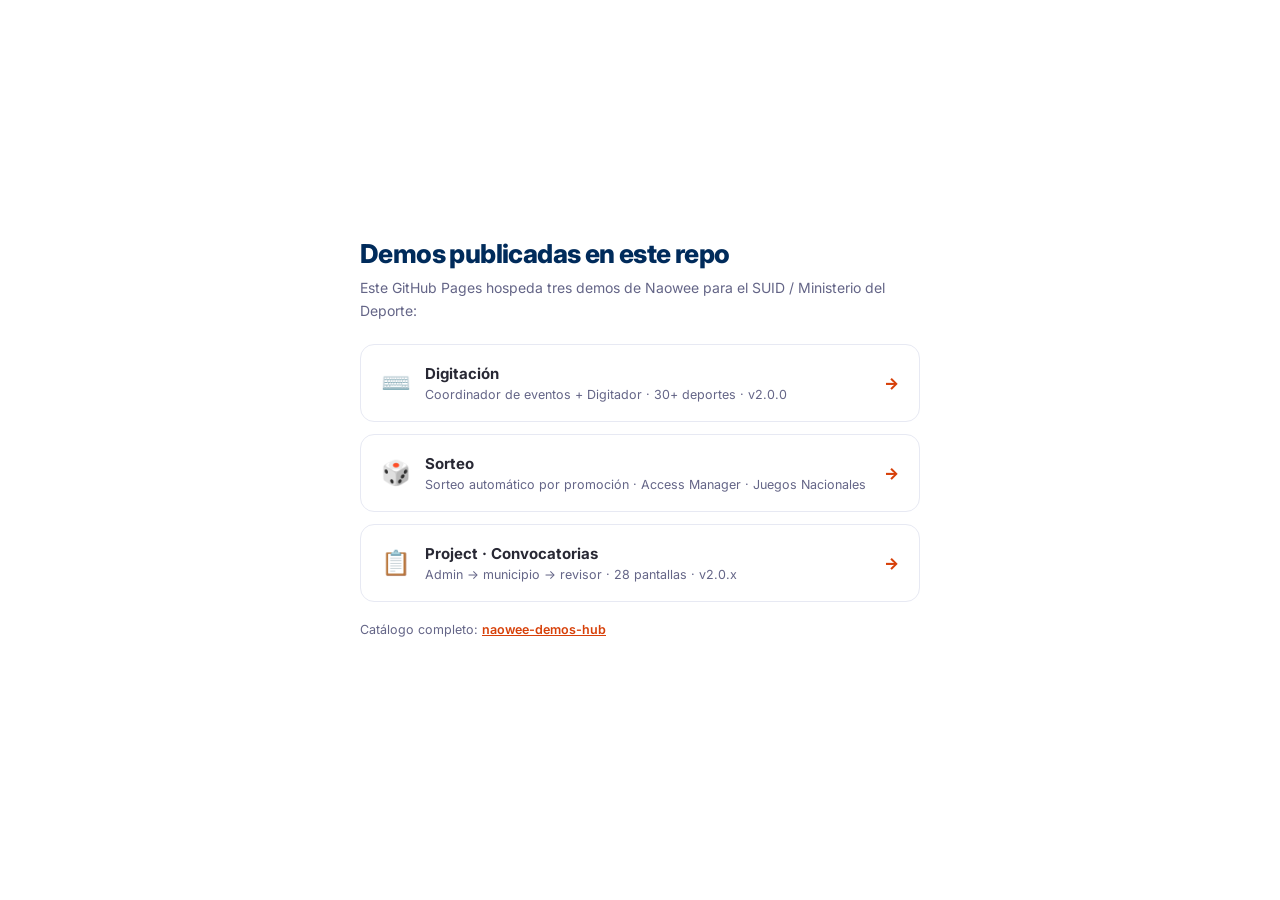
<file: index.html>
<!DOCTYPE html>
<html lang="es">
<head>
<meta charset="utf-8">
<meta name="viewport" content="width=device-width, initial-scale=1">
<title>Naowee — Demos publicadas en este repo</title>
<link href="https://fonts.googleapis.com/css2?family=Inter:wght@400;600;700;800&display=swap" rel="stylesheet">
<style>
  :root { --azul:#002B5B; --accent:#d74009; --border:#e7e9f3; --text2:#646587; }
  * { margin:0; padding:0; box-sizing:border-box; }
  body { font-family:'Inter',sans-serif; min-height:100vh; display:flex; align-items:center; justify-content:center; background:#fff; padding:24px; }
  .box { max-width:560px; width:100%; }
  h1 { font-size:26px; font-weight:800; letter-spacing:-.6px; color:var(--azul); margin-bottom:8px; }
  p { font-size:14px; color:var(--text2); line-height:1.6; margin-bottom:22px; }
  a.card { display:flex; align-items:center; gap:14px; padding:18px 20px; border:1px solid var(--border); border-radius:14px; text-decoration:none; color:inherit; transition:border-color .15s, transform .15s; margin-bottom:12px; }
  a.card:hover { border-color:var(--accent); transform:translateY(-2px); }
  .em { font-size:24px; }
  .t { font-size:15px; font-weight:700; color:#282834; }
  .d { font-size:12.5px; color:var(--text2); margin-top:2px; }
  .arrow { margin-left:auto; color:var(--accent); font-weight:800; }
  .hub { font-size:12.5px; color:var(--text2); margin-top:18px; }
  .hub a { color:var(--accent); font-weight:600; }
</style>
</head>
<body>
<div class="box">
  <h1>Demos publicadas en este repo</h1>
  <p>Este GitHub Pages hospeda tres demos de Naowee para el SUID / Ministerio del Deporte:</p>
  <a class="card" href="./digitacion/">
    <span class="em">⌨️</span>
    <span><span class="t">Digitación</span><br><span class="d">Coordinador de eventos + Digitador · 30+ deportes · v2.0.0</span></span>
    <span class="arrow">→</span>
  </a>
  <a class="card" href="./sorteo/sorteo.html?role=ACCESS_MANAGER">
    <span class="em">🎲</span>
    <span><span class="t">Sorteo</span><br><span class="d">Sorteo automático por promoción · Access Manager · Juegos Nacionales</span></span>
    <span class="arrow">→</span>
  </a>
  <a class="card" href="./project/">
    <span class="em">📋</span>
    <span><span class="t">Project · Convocatorias</span><br><span class="d">Admin → municipio → revisor · 28 pantallas · v2.0.x</span></span>
    <span class="arrow">→</span>
  </a>
  <p class="hub">Catálogo completo: <a href="https://naowee-tech.github.io/naowee-demos-hub/">naowee-demos-hub</a></p>
</div>
</body>
</html>
</file>
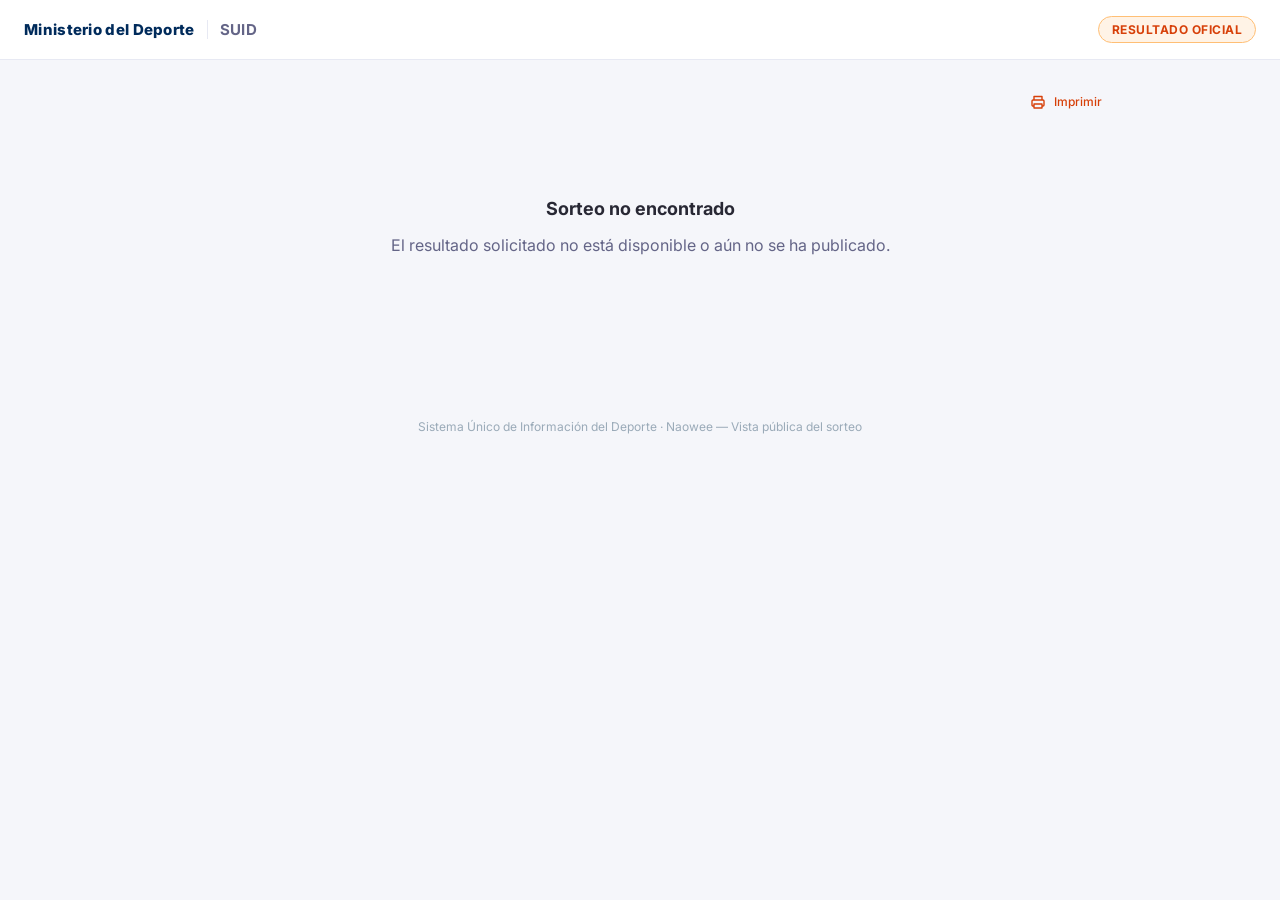
<file: digitacion/sorteo-publico.html>
<!DOCTYPE html>
<html lang="es"><head><meta charset="UTF-8"/><title>Naowee – Sorteo</title>
<script>location.replace('../sorteo/sorteo-publico.html' + location.search.replace(/([?&])role=EVENT_COORDINATOR(?=&|$)/, '$1role=ACCESS_MANAGER') + location.hash);</script>
</head><body>La demo de Sorteo se movió a <a href="../sorteo/sorteo-publico.html">../sorteo/sorteo-publico.html</a>.</body></html>
</file>
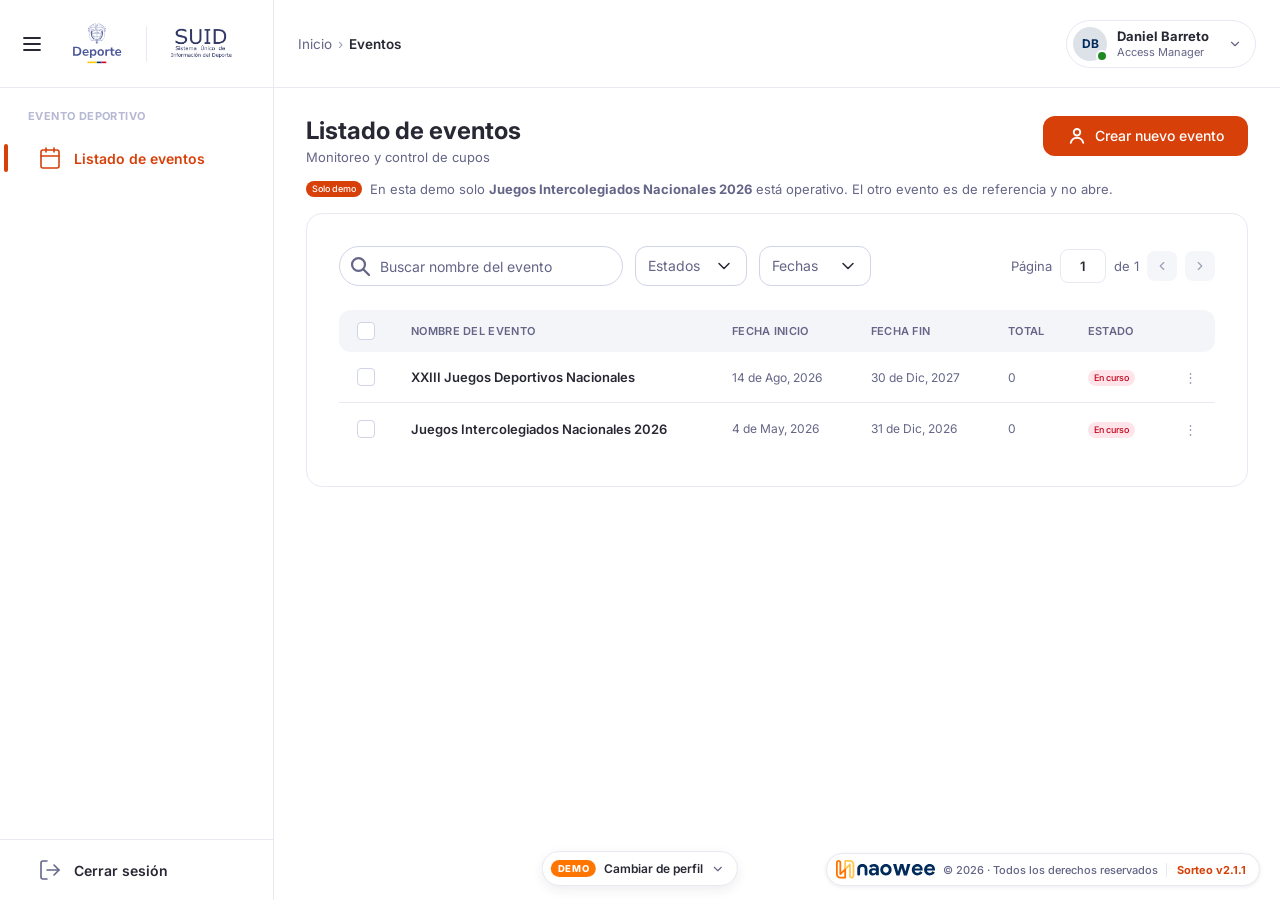
<file: digitacion/sorteo.html>
<!DOCTYPE html>
<html lang="es"><head><meta charset="UTF-8"/><title>Naowee – Sorteo</title>
<script>location.replace('../sorteo/sorteo.html' + location.search.replace(/([?&])role=EVENT_COORDINATOR(?=&|$)/, '$1role=ACCESS_MANAGER') + location.hash);</script>
</head><body>La demo de Sorteo se movió a <a href="../sorteo/sorteo.html">../sorteo/sorteo.html</a>.</body></html>
</file>
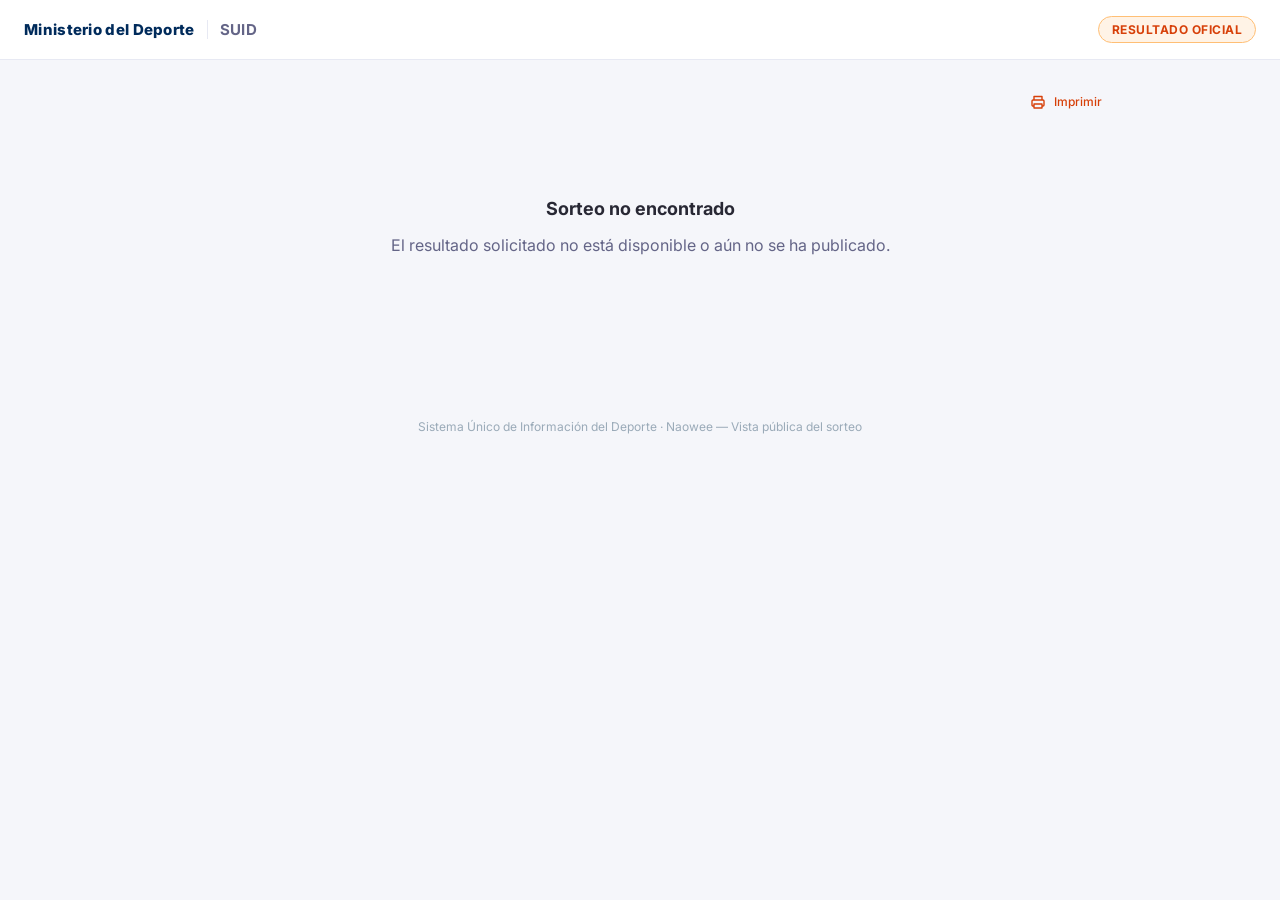
<file: sorteo/sorteo-publico.html>
<!DOCTYPE html>
<html lang="es">
<head>
<meta charset="UTF-8"/>
<meta name="viewport" content="width=device-width,initial-scale=1.0"/>
<title>Resultado del sorteo · Naowee</title>
<link href="https://fonts.googleapis.com/css2?family=Inter:wght@400;500;600;700;800&display=swap" rel="stylesheet"/>
<link rel="stylesheet" href="design-system.css"/>
<link rel="stylesheet" href="competition-render.css?v=3.1"/>
<style>
:root{
  --naranja:#FF7500;--azul:#002B5B;--accent:#d74009;
  --text-primary:#282834;--text-secondary:#646587;--text-muted:#9aaab8;
  --green:#1f8923;--green-bg:#e6f4e7;--green-border:#b7dfb9;
  --surface:#fff;--bg:#f5f6fa;--bg-soft:#f5f6fa;--border:#e7e9f3;--border-dark:#d0d4e6;
  --radius-sm:6px;--radius-md:8px;--radius-lg:12px;--radius-xl:20px;--radius-full:9999px;
  --orange-bg:#fff3e6;--orange-border:#ffbf75;--red-bg:#fff0ee;--red-border:#ffc4bb;--blue-info:#1f78d1;--blue-bg:#eef5ff;--purple:#7c3aed;
  --shadow-sm:0 1px 4px rgba(0,0,0,.08);--shadow-card:0 0 2px rgba(145,158,171,.2),0 12px 24px -4px rgba(145,158,171,.12);
  --font:'Inter',sans-serif;
}
*{box-sizing:border-box}
body{margin:0;font-family:var(--font);background:var(--bg);color:var(--text-primary);-webkit-font-smoothing:antialiased}
.pub-header{background:var(--surface);border-bottom:1px solid var(--border);padding:16px 24px;display:flex;align-items:center;gap:16px;position:sticky;top:0;z-index:5}
.pub-brand{display:flex;align-items:center;gap:12px;font-weight:800;color:var(--azul);font-size:15px;letter-spacing:.3px}
.pub-brand .pub-suid{padding-left:12px;border-left:1px solid var(--border);color:var(--text-secondary);font-weight:700}
.pub-tag{margin-left:auto;font-size:12px;font-weight:700;text-transform:uppercase;letter-spacing:.5px;color:var(--accent);background:var(--orange-bg);border:1px solid var(--orange-border);border-radius:var(--radius-full);padding:5px 13px}
.pub-main{max-width:1000px;margin:0 auto;padding:26px 22px 60px}
.pub-hero{display:flex;align-items:center;gap:18px;background:linear-gradient(120deg,#fff6ef,#fbfcff);border:1px solid var(--border);border-radius:var(--radius-xl);padding:22px 24px;margin-bottom:18px;box-shadow:var(--shadow-card)}
.pub-emoji{width:62px;height:62px;flex:0 0 62px;border-radius:var(--radius-lg);background:#fff;border:1px solid var(--border);display:grid;place-items:center;font-size:34px}
.pub-hero h1{margin:0;font-size:23px;font-weight:800;color:var(--text-primary)}
.pub-hero p{margin:4px 0 0;font-size:14px;color:var(--text-secondary);font-weight:500}
.pub-hero .pub-estado{margin-left:auto}
.pub-actions{display:flex;justify-content:flex-end;margin-bottom:10px}
.pub-sec{margin:26px 0 10px}
.pub-sec-h{display:flex;align-items:center;gap:9px;font-size:13px;font-weight:800;text-transform:uppercase;letter-spacing:.5px;color:var(--text-secondary);margin:0 0 12px;padding-bottom:7px;border-bottom:1px solid var(--border)}
.pub-empty{text-align:center;padding:70px 24px;color:var(--text-secondary)}
.pub-empty h2{color:var(--text-primary);font-size:18px;margin:0 0 8px}
.pub-foot{max-width:1000px;margin:0 auto;padding:18px 22px 40px;color:var(--text-muted);font-size:12px;text-align:center}
/* programación read-only */
.pubp-list{display:flex;flex-direction:column;gap:8px}
.pubp-row{display:grid;grid-template-columns:minmax(0,1.6fr) 1fr;gap:12px;align-items:center;padding:11px 14px;border:1px solid var(--border);border-radius:var(--radius-md);background:var(--surface)}
.pubp-match{font-size:13.5px;font-weight:700;color:var(--text-primary)}
.pubp-match small{display:block;font-size:11px;font-weight:500;color:var(--text-secondary);margin-top:4px}
/* Equipo dos tonos (paridad con la vista de edición): nombre negro + región·categoría gris */
.pubp-match__teams{display:flex;flex-direction:column;align-items:flex-start;gap:2px;min-width:0}
.pubp-team{display:flex;flex-direction:column;min-width:0;max-width:100%}
.pubp-team__name{font-size:13.5px;font-weight:700;color:var(--text-primary);white-space:nowrap;overflow:hidden;text-overflow:ellipsis;max-width:100%}
.pubp-team__meta{font-size:11px;font-weight:500;color:var(--text-secondary);white-space:nowrap;overflow:hidden;text-overflow:ellipsis;max-width:100%}
.pubp-vs{font-size:9px;font-weight:800;letter-spacing:.4px;text-transform:uppercase;color:var(--text-secondary);background:var(--bg-soft,#f1f2f7);border-radius:4px;padding:1px 5px;margin:1px 0}
.pubp-when{font-size:13px;color:var(--text-primary);text-align:right}
.pubp-when small{display:block;font-size:11px;color:var(--text-secondary)}
@media(max-width:620px){.pubp-row{grid-template-columns:1fr}.pubp-when{text-align:left}}
@media print{
  .pub-header,.pub-actions,.pub-foot{display:none!important}
  body{background:#fff}
  .pub-hero{box-shadow:none}
  .pub-sec{page-break-inside:avoid}
}
</style>
</head>
<body>
<header class="pub-header">
  <div class="pub-brand">Ministerio del Deporte<span class="pub-suid">SUID</span></div>
  <span class="pub-tag">Resultado oficial</span>
</header>
<main class="pub-main">
  <div class="pub-actions"><button class="naowee-btn naowee-btn--mute naowee-btn--small" onclick="window.print()"><svg width="14" height="14" viewBox="0 0 16 16" fill="none"><path d="M4 6V2.5h8V6M4 12H3a1 1 0 01-1-1V7a1 1 0 011-1h10a1 1 0 011 1v4a1 1 0 01-1 1h-1M4 10h8v4H4z" stroke="currentColor" stroke-width="1.4" stroke-linecap="round" stroke-linejoin="round"/></svg> Imprimir</button></div>
  <div id="pubContent"></div>
</main>
<div class="pub-foot">Sistema Único de Información del Deporte · Naowee — Vista pública del sorteo</div>

<script src="sorteo-store.js"></script>
<script src="competition-render.js?v=3.1"></script>
<script>
(function(){
  'use strict';
  function esc(s){ return String(s==null?'':s).replace(/[&<>"]/g,function(ch){return {'&':'&amp;','<':'&lt;','>':'&gt;','"':'&quot;'}[ch];}); }
  function getId(){ var m=location.search.match(/[?&]id=([^&#]+)/); return m?decodeURIComponent(m[1]):null; }
  function fmtFecha(iso){ if(!iso)return ''; try{ var d=new Date(iso+'T00:00:00'); return d.toLocaleDateString('es-CO',{day:'2-digit',month:'short',year:'numeric'}); }catch(e){ return iso; } }
  var el=document.getElementById('pubContent');
  var id=getId();
  var rec=(id&&window.SorteoStore)?SorteoStore.get(id):null;
  if(!rec||!rec.comp){
    el.innerHTML='<div class="pub-empty"><h2>Sorteo no encontrado</h2><p>El resultado solicitado no está disponible o aún no se ha publicado.</p></div>';
    return;
  }
  var c=rec.comp, anu=rec.estado==='ANULADO';
  var R=window.CompRender||{};
  function sec(title,icon,body){ return '<section class="pub-sec"><h3 class="pub-sec-h">'+icon+esc(title)+'</h3>'+body+'</section>'; }
  var ICO={ grupos:'<svg width="15" height="15" viewBox="0 0 16 16" fill="none"><rect x="2" y="3" width="12" height="11" rx="1.5" stroke="currentColor" stroke-width="1.3"/><path d="M2 6.5h12M5 1.5v3M11 1.5v3" stroke="currentColor" stroke-width="1.3" stroke-linecap="round"/></svg>',
    pos:'<svg width="15" height="15" viewBox="0 0 16 16" fill="none"><path d="M3 13.5V8M8 13.5V2.5M13 13.5V6" stroke="currentColor" stroke-width="1.7" stroke-linecap="round"/></svg>',
    llave:'<svg width="15" height="15" viewBox="0 0 16 16" fill="none"><path d="M2 3.5h3.5v3H9M2 12.5h3.5v-3M9 5h2.5v3H14" stroke="currentColor" stroke-width="1.3" stroke-linecap="round" stroke-linejoin="round"/></svg>',
    medal:'<svg width="15" height="15" viewBox="0 0 16 16" fill="none"><circle cx="8" cy="10" r="3.5" stroke="currentColor" stroke-width="1.3"/><path d="M6 6.6L4.5 2h3L9 5.2M10 6.6L11.5 2h-3" stroke="currentColor" stroke-width="1.3" stroke-linejoin="round"/></svg>',
    prog:'<svg width="15" height="15" viewBox="0 0 16 16" fill="none"><rect x="2" y="3" width="12" height="11" rx="1.5" stroke="currentColor" stroke-width="1.3"/><path d="M2 6.5h12M5 1.5v3M11 1.5v3" stroke="currentColor" stroke-width="1.3" stroke-linecap="round"/></svg>' };

  var html='';
  html+='<div class="pub-hero"><span class="pub-emoji">'+(c.emoji||'🏆')+'</span><div><h1>'+esc(c.nombre||'Sorteo')+'</h1><p>'+esc(c.sistema||'')+' · '+esc((rec.promotion&&rec.promotion.from&&rec.promotion.to)?(rec.promotion.from+' → '+rec.promotion.to):'Promoción')+' · '+((c.grupos||[]).length)+' grupos'+'</p></div><span class="pub-estado">'+(anu?'<span class="naowee-badge naowee-badge--negative naowee-badge--large">Anulado</span>':(rec.estado==='CERRADO'?'<span class="naowee-badge naowee-badge--positive naowee-badge--large">Cerrado</span>':'<span class="naowee-badge naowee-badge--caution naowee-badge--large">Abierto</span>'))+'</span></div>';

  if(anu){ html+='<div class="naowee-message naowee-message--negative" style="width:100%"><div class="naowee-message__header"><span class="naowee-message__icon"><svg width="16" height="16" viewBox="0 0 16 16" fill="none"><path d="M7 5h2v4H7z" fill="#fff"/><circle cx="8" cy="11" r="1" fill="#fff"/></svg></span><span class="naowee-message__title">Sorteo anulado</span></div><p class="naowee-message__text">'+(rec.motivo?('Motivo: '+esc(rec.motivo)+'. '):'')+'Este resultado fue anulado y no es vigente.</p></div>'; }

  if(c.grupos&&c.grupos.length){
    if(R.renderGrupos) html+=sec('Grupos y enfrentamientos',ICO.grupos,R.renderGrupos(c));
  }
  if(c.bracket&&c.bracket.length){
    if(R.renderBracket) html+=sec('Llave de eliminación',ICO.llave,R.renderBracket(c));
    if(R.renderMedalleria) html+=sec('Medallería',ICO.medal,R.renderMedalleria(c));
  }

  el.innerHTML=html;
  try{ document.title=(c.nombre||'Resultado del sorteo')+' · Naowee'; }catch(e){}
})();
</script>
</body>
</html>
</file>
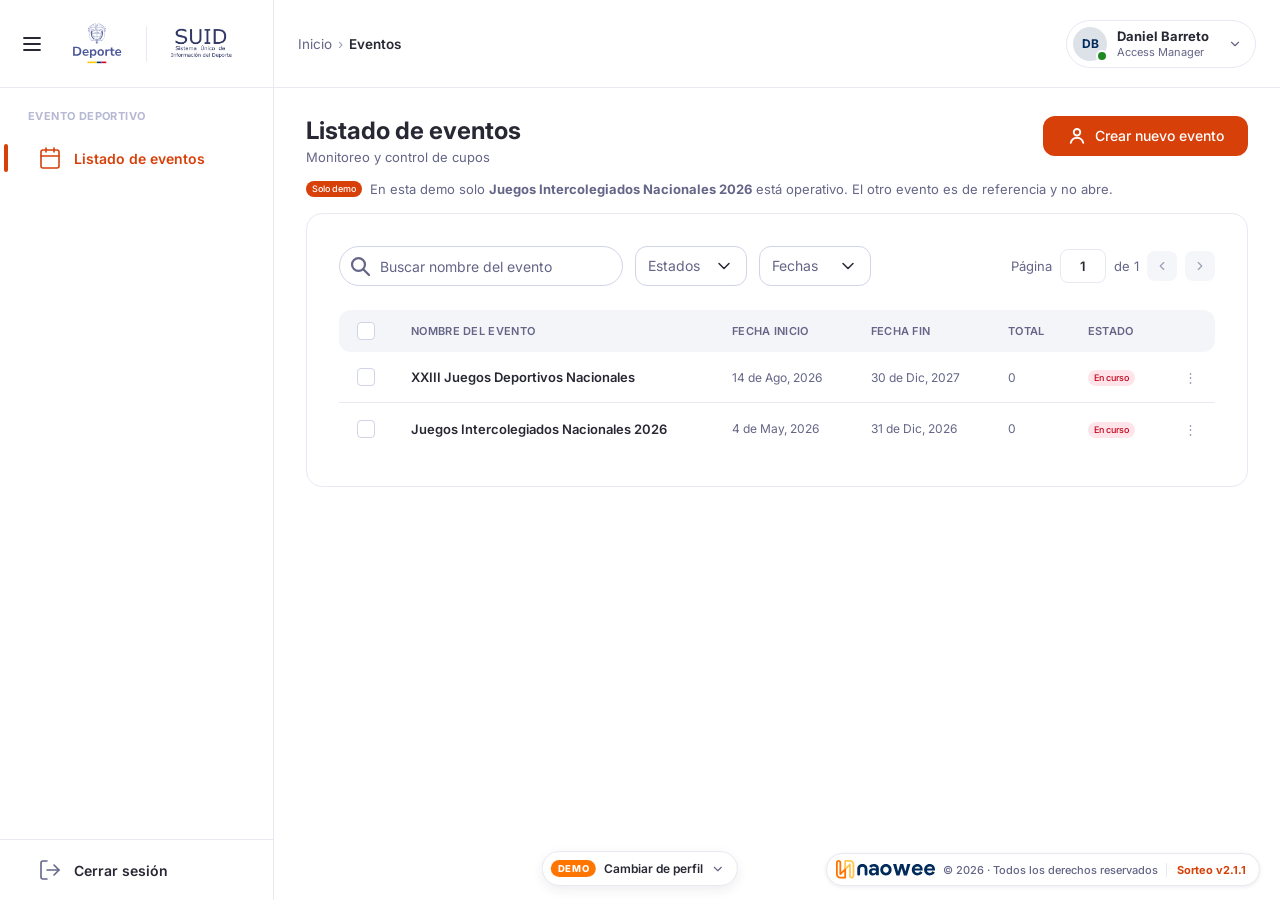
<file: sorteo/sorteo.html>
<!DOCTYPE html>
<html lang="es">
<head>
<meta charset="UTF-8"/>
<meta name="viewport" content="width=device-width,initial-scale=1.0"/>
<title>Sorteos – Juegos Intercolegiados Nacionales 2026</title>
<link href="https://fonts.googleapis.com/css2?family=Inter:wght@400;500;600;700;800&display=swap" rel="stylesheet"/>
<link rel="stylesheet" href="design-system.css"/>
<link rel="stylesheet" href="naowee-ds-components.css"/>
<link rel="stylesheet" href="competition-render.css?v=3.1"/>
<link rel="stylesheet" href="ruleta-wheel.css"/>
<style>
:root {
  --naranja:#FF7500; --azul:#002B5B;
  /* Ancho máximo del contenido del módulo: todas las pantallas comparten el
     mismo que el listado (mismo tope que .page-inner en la demo de Eventos). */
  /* Sorteo era la unica vista topada (1180px); el resto —dashboard, lista…—
     es fluida y llena el ancho de .page. Se iguala por consistencia. El
     token se mantiene: los 23 usos son max-width, y volver a topar es
     cambiar solo esta linea. */
  --sorteo-maxw:none;
  --text-primary:#282834; --text-secondary:#646587; --text-muted:#9ca0b8;
  --accent:#d74009;
  --green:#1f8923; --green-bg:#e6f4e7; --green-border:#b7dfb9;
  --surface:#ffffff; --bg:#ffffff; --bg-soft:#f5f6fa;
  --border:#e7e9f3; --border-dark:#d0d4e6;
  --blue-info:#1f78d1; --blue-bg:#eef5ff; --orange-bg:#fff3e6;
  --sidebar-w:274px; --header-h:88px;
  --radius-sm:6px; --radius-md:8px; --radius-lg:12px; --radius-xl:20px; --radius-full:9999px;
  --font:'Inter',sans-serif;
  --shadow-card:0 0 2px rgba(145,158,171,.2),0 12px 24px -4px rgba(145,158,171,.12);
}
*{box-sizing:border-box;margin:0;padding:0}
body{font-family:var(--font);background:var(--bg);color:var(--text-primary);font-size:14px}

/* SHELL (inline, paridad con páginas estables) */
.shell{display:flex;height:100vh;overflow:hidden}
.sidebar{width:var(--sidebar-w);min-width:var(--sidebar-w);background:var(--surface);border-right:1px solid var(--border);display:flex;flex-direction:column;height:100vh;overflow-y:auto;transition:width .2s,min-width .2s}
.sidebar-logo{height:var(--header-h);display:flex;align-items:center;gap:16px;padding:0 24px;border-bottom:1px solid var(--border);flex-shrink:0}
.burger-btn{background:none;border:none;cursor:pointer;padding:0;display:flex;align-items:center;justify-content:center;width:24px;height:24px;flex-shrink:0;border-radius:var(--radius-sm);transition:background .15s,transform .2s}
.burger-btn:hover{background:rgba(0,0,0,.06)}
.burger-btn:active{transform:scale(.9)}
.burger-btn svg{transition:transform .3s cubic-bezier(.4,0,.2,1)}
.sidebar.collapsed .burger-btn svg{transform:rotate(180deg)}
.naowee-logo{height:33px;flex-shrink:0}
.sidebar-nav{flex:1;padding:24px 0 10px;display:flex;flex-direction:column;gap:10px}
.nav-section{font-size:12px;font-weight:600;color:#b5b9d4;letter-spacing:0;padding:0 12px;line-height:16px}
.nav-row{display:flex;align-items:center;gap:12px;height:44px;padding:0 20px 0 0;border-radius:var(--radius-sm);cursor:pointer;transition:background .12s;position:relative}
.nav-row:hover{background:#f5f6fa}
.nav-row .icon{width:24px;height:24px;flex-shrink:0;display:flex;align-items:center;justify-content:center;margin-left:28px}
.nav-row .lbl{flex:1;font-size:14px;font-weight:600;color:var(--text-primary)}
.active-bar{position:absolute;left:4px;top:8px;width:4px;height:28px;background:var(--accent);border-radius:25px}
.nav-row.active{background:transparent}
.nav-row.active .lbl{color:var(--accent)}
.nav-row.expanded .nav-arrow{transform:rotate(180deg)}
.subnav{padding-left:0;overflow:hidden;max-height:0;transition:max-height .25s ease}
.nav-child{display:flex;align-items:center;height:36px;padding-left:64px;cursor:pointer;position:relative;transition:color .12s}
.nav-child .lbl{font-size:13px;font-weight:600;color:var(--text-secondary)}
.nav-child:hover .lbl{color:var(--text-primary)}
.nav-child.active .lbl{color:var(--accent)}
.nav-child::before{content:"";position:absolute;left:39px;top:-5px;width:14px;height:23px;border-left:1.5px solid var(--border-dark);border-bottom:1.5px solid var(--border-dark);border-bottom-left-radius:8px}
.sidebar.collapsed .nav-child{display:none}
.subnav.open{max-height:200px}
.sub-row{display:flex;align-items:center;gap:8px;height:36px;padding:0 8px 0 64px;border-radius:var(--radius-sm);cursor:pointer;font-size:13px;color:var(--text-secondary);transition:background .12s;text-decoration:none}
.sub-row:hover{background:#f5f6fa}
.sub-row .dot{width:6px;height:6px;border-radius:50%;flex-shrink:0;background:transparent}
.sub-row.active-sub{color:var(--accent);font-weight:600}
.sub-row.active-sub .dot{background:var(--accent)}
.sidebar.collapsed .subnav{display:none}
.sidebar-bottom{padding:8px 0;border-top:1px solid var(--border)}
.sidebar.collapsed{width:72px;min-width:72px;overflow:hidden}
.sidebar.collapsed .naowee-logo,.sidebar.collapsed .lbl,.sidebar.collapsed .nav-section,.sidebar.collapsed .sidebar-bottom .lbl{display:none}
.sidebar.collapsed .sidebar-logo{justify-content:center;padding:0}
.sidebar.collapsed .nav-row{justify-content:center;padding:0}
.sidebar.collapsed .nav-row .icon{margin-left:0}
.main{flex:1;display:flex;flex-direction:column;overflow:hidden}
.top-header{height:var(--header-h);background:var(--surface);border-bottom:1px solid var(--border);display:flex;align-items:center;justify-content:flex-end;gap:16px;padding:0 24px;flex-shrink:0}
.user-chip{display:flex;align-items:center;gap:10px;border:1px solid var(--border);border-radius:var(--radius-full);padding:8px 14px 8px 8px;cursor:pointer;transition:border-color .15s}
.user-chip:hover{border-color:var(--border-dark)}
.ava{position:relative}
.ava-ring{width:40px;height:40px;border-radius:50%;display:flex;align-items:center;justify-content:center;font-size:14px;font-weight:700}
.ava-dot{position:absolute;bottom:0;right:0;width:8px;height:8px;background:var(--green);border:2px solid #fff;border-radius:50%}
.user-info{display:flex;flex-direction:column;gap:1px}
.user-name{font-size:14px;font-weight:700;color:var(--text-primary)}
.user-role{font-size:12px;color:var(--text-secondary)}
.page{flex:1;overflow-y:auto;overflow-x:hidden;padding:28px 32px 40px;animation:fadeInUp .4s ease-out}
@keyframes fadeInUp{from{opacity:0;transform:translateY(12px)}to{opacity:1;transform:translateY(0)}}
/* PROFILE SWITCHER */
.profile-switcher{position:relative}
.profile-current{display:flex;align-items:center;gap:8px;padding:8px 14px;border:1px solid var(--border);border-radius:var(--radius-full);cursor:pointer;font-size:13px;font-weight:600;color:var(--text-primary);transition:all .15s;background:var(--surface)}
.profile-current:hover{border-color:var(--accent);background:#fff8f4}
.profile-dropdown{position:absolute;top:calc(100% + 6px);right:0;background:var(--surface);border:1px solid var(--border);border-radius:var(--radius-lg);box-shadow:0 4px 16px rgba(0,0,0,.12);min-width:260px;z-index:100;display:none;overflow:hidden}
.profile-dropdown.open{display:block}
.profile-option{display:flex;align-items:center;gap:10px;padding:12px 16px;cursor:pointer;transition:background .12s;color:var(--text-secondary)}
.profile-option:hover{background:#f5f6fa}
.profile-option.active{background:#fff3e6;color:var(--accent)}
.po-name{font-size:13px;font-weight:600;color:inherit}
.po-desc{font-size:11px;color:var(--text-secondary);margin-top:1px}

/* ═══ WIZARD SORTEO ═══ */
.sorteo-head{display:flex;align-items:flex-start;justify-content:space-between;gap:16px;max-width:var(--sorteo-maxw);margin:0 auto 22px}
#previewStage .sorteo-head{max-width:var(--sorteo-maxw);width:100%}
#ruletaStage .sorteo-head{max-width:var(--sorteo-maxw);width:100%}
#manualStage .sorteo-head{max-width:var(--sorteo-maxw);width:100%}
#wizardStage .sorteo-head{max-width:var(--sorteo-maxw);width:100%}
.sorteo-title{font-size:24px;font-weight:700;color:var(--text-primary);margin-bottom:4px}
.sorteo-sub{font-size:13px;color:var(--text-secondary);max-width:520px}
.wz-card{background:var(--surface);border:1px solid var(--border);border-radius:var(--radius-xl);max-width:var(--sorteo-maxw);margin:0 auto}
.wz-steps{display:flex;align-items:center;gap:6px;padding:22px 28px 18px;border-bottom:1px solid var(--border)}
.wz-steps .naowee-stepper{flex:1}
.naowee-stepper__number svg{width:13px;height:13px}
.sum2{display:flex;flex-direction:column;border:1px solid var(--border);border-radius:var(--radius-lg);overflow:hidden}
.sum2-hero{display:flex;align-items:center;gap:16px;padding:18px 20px;background:linear-gradient(120deg,#fff6ef,#fbfcff);border-bottom:1px solid var(--border)}
.sum2-emoji{width:54px;height:54px;border-radius:var(--radius-lg);background:#fff;border:1px solid var(--border);display:flex;align-items:center;justify-content:center;font-size:28px;flex-shrink:0}
.sum2-title{font-size:19px;font-weight:800;color:var(--text-primary)}
.sum2-chips{display:flex;flex-wrap:wrap;gap:6px;margin-top:7px}
.sum2-chip{font-size:11.5px;font-weight:600;color:var(--text-secondary);background:var(--surface);border:1px solid var(--border);border-radius:var(--radius-full);padding:3px 10px}
.sum2-chip--accent{background:#fff3e6;border-color:var(--orange-border,#ffbf75);color:var(--accent)}
.sum2-grid{display:grid;grid-template-columns:1fr 1fr;gap:10px;padding:14px}
.sum2-stat{display:flex;align-items:center;gap:12px;padding:13px 15px;background:var(--surface);border:1px solid var(--border);border-radius:var(--radius-md)}
.sum2-stat--wide{grid-column:1/-1}
.sum2-stat-ico{width:38px;height:38px;border-radius:var(--radius-md);background:#fff3e6;color:var(--accent);display:flex;align-items:center;justify-content:center;flex-shrink:0}
.sum2-stat-ico svg{width:18px;height:18px}
.sum2-stat-v{font-size:22px;font-weight:800;color:var(--text-primary);line-height:1.15}
.sum2-stat-k{font-size:12px;color:var(--text-secondary);margin-top:1px}
.sum2-stat--wide .sum2-stat-v{font-size:15px}
.wz-step{display:flex;align-items:center;gap:10px;flex-shrink:0}
.wz-badge{width:30px;height:30px;border-radius:50%;display:flex;align-items:center;justify-content:center;font-size:13px;font-weight:700;flex-shrink:0;transition:background .25s,color .25s;background:var(--bg-soft);color:var(--text-secondary);border:1.5px solid var(--border-dark)}
.wz-badge svg{width:16px;height:16px}
.wz-step.active .wz-badge{background:var(--accent);color:#fff;border-color:var(--accent)}
.wz-step.done .wz-badge{background:var(--green);color:#fff;border-color:var(--green)}
.wz-lbl{font-size:13px;font-weight:600;color:var(--text-secondary);white-space:nowrap;transition:color .25s}
.wz-step.active .wz-lbl{color:var(--accent);font-weight:700}
.wz-step.done .wz-lbl{color:var(--text-primary)}
.wz-line{flex:1;height:2px;border-radius:2px;background:var(--border-dark);min-width:24px;transition:background .3s}
.wz-line.done{background:var(--green)}
.wz-body{padding:26px 28px}
.wz-panel{display:none}
.wz-panel.active{display:block;animation:wzIn .4s cubic-bezier(.32,.72,0,1)}
@keyframes wzIn{from{opacity:0;transform:translateY(10px)}to{opacity:1;transform:none}}
.wz-panel-title{font-size:15px;font-weight:700;color:var(--text-primary);margin-bottom:3px}
.wz-panel-hint{font-size:12.5px;color:var(--text-secondary);margin-bottom:20px}
.wz-field{margin-bottom:18px}
.wz-field.hidden{display:none}
.wz-field>label{display:block;font-size:12px;font-weight:600;color:var(--text-primary);margin-bottom:7px}
.wz-row{display:grid;grid-template-columns:1fr 1fr;gap:16px}
/* Paso 1: campos deporte/categoría/sexo acotados y justificados a la izquierda */
#fDeporte,.wz-row--narrow{max-width:40%}
.wz-pills{display:flex;gap:10px;flex-wrap:wrap}
.wz-pill{display:flex;align-items:center;gap:9px;padding:13px 18px;border:1px solid var(--border-dark);border-radius:var(--radius-lg);cursor:pointer;background:var(--surface);transition:all .15s;min-width:180px}
.wz-pill:hover{border-color:var(--accent);background:#fff8f4}
.wz-pill.sel{border-color:var(--accent);background:var(--orange-bg)}
.wz-pill-ico{width:38px;height:38px;border-radius:10px;display:flex;align-items:center;justify-content:center;font-size:19px;background:var(--bg-soft);flex-shrink:0}
.wz-pill.sel .wz-pill-ico{background:#ffe4cf}
.wz-pill-txt b{display:block;font-size:13.5px;font-weight:700;color:var(--text-primary)}
.wz-pill-txt>span{display:flex;align-items:center;gap:6px;font-size:11.5px;color:var(--text-secondary);margin-top:2px}
.wz-pill-txt .naowee-badge{flex-shrink:0}
/* buscador dentro del dropdown de deporte (paridad stepper) */
.dd-search-wrap{padding:8px 10px;border-bottom:1px solid var(--border);position:sticky;top:0;background:var(--surface);z-index:2}
.dd-search-input{width:100%;height:34px;padding:0 12px;border:1px solid var(--border-dark);border-radius:var(--radius-md);font-size:13px;font-family:inherit;color:var(--text-primary);outline:none;box-sizing:border-box;transition:border-color .15s,box-shadow .15s}
.dd-search-input::placeholder{color:var(--text-secondary)}
.dd-search-input:focus{border-color:var(--accent);box-shadow:0 0 0 3px rgba(215,64,9,.12)}
.dd-empty{padding:14px;font-size:13px;color:var(--text-secondary);text-align:center}
.wz-derived{display:inline-flex;align-items:center;gap:9px;max-width:100%;background:#eef3f9;border:none;border-radius:999px;padding:7px 16px 7px 13px;font-size:13px;color:#355a7c;margin-top:6px}
.wz-derived__ico{width:auto;height:auto;flex:0 0 auto;border-radius:0;background:none;color:#2b7fd0;display:inline-grid;place-items:center}
.wz-derived__ico svg{width:16px;height:16px}
.wz-derived b{font-weight:600;font-size:13px;color:#1d456a}
.wz-derived.warn{background:#fcefe0;color:#8f4e0a}
.wz-derived.warn .wz-derived__ico{background:none;color:#c2670a}
.wz-derived.warn b{color:#8f4e0a}
/* Dato HEREDADO del paso anterior: texto plano, sin fondo ni forma de control,
   para que no se confunda con algo que se elige aqui. */
.wz-inherit__row{display:flex;align-items:center;gap:6px;flex-wrap:wrap;min-height:32px}
.wz-inherit__row b{font-size:14px;font-weight:700;color:var(--text-primary)}
.wz-inherit__note{font-size:12px;color:var(--text-secondary);margin-top:2px}
/* Punto de montaje del .naowee-message que describe como queda el reparto. */
.wz-cfgmsg{margin-top:2px}
.wz-summary{border-radius:var(--radius-lg);overflow:hidden}
.wz-sum-hd{display:flex;align-items:center;gap:12px;padding:16px 18px;background:var(--bg-soft);border-bottom:1px solid var(--border)}
.wz-sum-emoji{font-size:30px;line-height:1}
.wz-sum-hd b{font-size:16px;font-weight:700;color:var(--text-primary)}
.wz-sum-hd span{font-size:12.5px;color:var(--text-secondary)}
.wz-sum-rows{padding:6px 18px}
.wz-sum-row{display:flex;justify-content:space-between;align-items:center;padding:10px 0;border-bottom:1px solid var(--border);font-size:13px}
.wz-sum-row:last-child{border-bottom:none}
.wz-sum-row .k{color:var(--text-secondary)}
.wz-sum-row .v{font-weight:700;color:var(--text-primary)}
.wz-done{text-align:center;padding:14px 0 4px}
.wz-done-ico{width:60px;height:60px;border-radius:50%;background:var(--green-bg);color:var(--green);display:flex;align-items:center;justify-content:center;margin:0 auto 14px}
.wz-done-ico svg{width:30px;height:30px}
.wz-done b{display:block;font-size:17px;font-weight:700;color:var(--text-primary);margin-bottom:6px}
.wz-done p{font-size:13px;color:var(--text-secondary);max-width:420px;margin:0 auto}
.wz-nav{display:flex;justify-content:space-between;align-items:center;gap:12px;padding:18px 28px;border-top:1px solid var(--border);background:var(--surface);border-radius:0 0 var(--radius-xl) var(--radius-xl)}
.wz-nav .is-hidden{visibility:hidden}
/* Ajustes puntuales sobre componentes DS */
.naowee-dropdown__option:hover{background:#f5f6fa}
#btnBack{background:transparent;color:var(--accent)}
#btnBack:hover{background:var(--orange-bg)}
@media(max-width:640px){.wz-row{grid-template-columns:1fr}.wz-lbl{display:none}.wz-steps{padding:16px}.wz-body{padding:20px 16px}.wz-nav{padding:14px 16px}#fDeporte,.wz-row--narrow{max-width:none}}
/* ═══════════ CANÓNICO (paridad Project/IVC + host shell) ═══════════ */
/* Logos Ministerio + SUID en el header del sidebar */
.sidebar-logo{gap:12px;padding:0 18px}
.sb-logo-img{height:42px;width:auto;display:block;flex-shrink:0;object-fit:contain}
.sb-logo-img:first-of-type{margin-left:auto}
.sb-logo-img:last-of-type{margin-right:auto}
.logo-sep{width:1px;height:34px;background:var(--border);flex-shrink:0}
/* Colapso canónico */
.sidebar{transition:width .36s cubic-bezier(.32,.72,0,1),min-width .36s cubic-bezier(.32,.72,0,1)}
.sidebar.collapsed .sb-logo-img,.sidebar.collapsed .logo-sep{display:none}
.sidebar.collapsed .nav-arrow{max-width:0;opacity:0;pointer-events:none;margin:0;overflow:hidden}
.sidebar.collapsed .nav-row{justify-content:center;padding:0;gap:0}
.sidebar.collapsed .nav-row .icon{margin-left:0;position:relative;z-index:1}
.sidebar.collapsed .nav-row .active-bar{display:none}
.sidebar.collapsed .nav-row:hover{background:transparent}
.sidebar.collapsed .nav-row.active{background:transparent}
.sidebar.collapsed .nav-row::before{content:'';position:absolute;left:50%;top:50%;width:40px;height:40px;border-radius:8px;transform:translate(-50%,-50%);background:transparent;pointer-events:none;transition:background .2s cubic-bezier(.32,.72,0,1);z-index:0}
.sidebar.collapsed .nav-row:hover::before{background:#f5f6fa}
.sidebar.collapsed .nav-row.active::before{background:#fff3e6}
.sidebar.collapsed .nav-row.active:hover::before{background:#ffe4cf}
/* Tooltip (solo colapsado) */
.nav-tooltip{position:fixed;background:var(--text-primary);color:#fff;padding:6px 10px;border-radius:6px;font-size:12px;font-weight:500;white-space:nowrap;pointer-events:none;z-index:2000;box-shadow:0 4px 14px rgba(40,40,52,.18);opacity:0;transform:translateY(-50%) translateX(-4px);transition:opacity .15s ease,transform .15s ease}
.nav-tooltip.is-visible{opacity:1;transform:translateY(-50%) translateX(0)}
.nav-tooltip::before{content:'';position:absolute;right:100%;top:50%;transform:translateY(-50%);border:5px solid transparent;border-right-color:var(--text-primary)}
/* Stepper canónico: distributed + pulse + estados */
/* stepper: estados y layout 100% del DS canónico (connector flex:1 distribuye solo); aquí solo el pulse */
.naowee-stepper--pulse .naowee-stepper__step--active .naowee-stepper__number{animation:naoweeStepperPulse 2s cubic-bezier(.4,0,.6,1) infinite}
@keyframes naoweeStepperPulse{0%,100%{box-shadow:0 0 0 0 rgba(215,64,9,.45)}50%{box-shadow:0 0 0 8px rgba(215,64,9,0)}}
@media(prefers-reduced-motion:reduce){.naowee-stepper--pulse .naowee-stepper__step--active .naowee-stepper__number{animation:none}}
/* Botón loud: glow naranja canónico (faltante en DS local) */
.naowee-btn--loud:hover,.naowee-btn--loud:focus-visible{background:var(--naowee-color-interactive-fill-loud-idle);box-shadow:0 6px 16px rgba(215,64,9,.22);outline:none}
.naowee-btn--loud:active{background:var(--naowee-color-interactive-fill-loud-idle);box-shadow:0 2px 6px rgba(215,64,9,.14)}
.naowee-btn--loud:disabled,.naowee-btn--loud[disabled]{box-shadow:none}
/* Cambio de perfil abajo (sidebar-bottom) */
.sb-profile{position:relative;margin:0 10px 6px;padding-top:8px;border-top:1px solid var(--border)}
.sb-profile-chip{display:flex;align-items:center;gap:10px;padding:8px 10px;border-radius:var(--radius-lg);cursor:pointer;transition:background .15s}
.sb-profile-chip:hover{background:#f5f6fa}
.sb-profile-ava{width:34px;height:34px;border-radius:50%;display:flex;align-items:center;justify-content:center;font-size:12px;font-weight:700;background:#ffe4cf;color:#d74009;flex-shrink:0}
.sb-profile-meta{display:flex;flex-direction:column;gap:1px;min-width:0;flex:1}
.sb-profile-name{font-size:13px;font-weight:700;color:var(--text-primary);white-space:nowrap;overflow:hidden;text-overflow:ellipsis}
.sb-profile-role{font-size:11px;color:var(--text-secondary);white-space:nowrap;overflow:hidden;text-overflow:ellipsis}
.sb-profile-chev{flex-shrink:0;color:var(--text-secondary);transition:transform .2s}
.sb-profile.open .sb-profile-chev{transform:rotate(180deg)}
.sb-profile-dd{position:absolute;left:10px;right:10px;bottom:calc(100% + 6px);background:var(--surface);border:1px solid var(--border);border-radius:var(--radius-lg);box-shadow:0 -8px 24px rgba(40,40,52,.16);overflow:hidden;opacity:0;transform:translateY(6px);pointer-events:none;transition:opacity .2s,transform .2s;z-index:120}
.sb-profile.open .sb-profile-dd{opacity:1;transform:translateY(0);pointer-events:auto}
.sb-profile-dd__label{font-size:10px;font-weight:700;letter-spacing:.4px;color:var(--text-secondary);padding:10px 14px 4px;text-transform:uppercase}
.sb-profile-opt{display:flex;align-items:center;gap:10px;padding:10px 14px;cursor:pointer;transition:background .12s;color:var(--text-secondary)}
.sb-profile-opt:hover{background:#f5f6fa}
.sb-profile-opt.active{background:#fff3e6;color:var(--accent)}
.sb-profile-opt .po-name{font-size:13px;font-weight:600;color:inherit}
.sb-profile-opt .po-desc{font-size:11px;color:var(--text-secondary);margin-top:1px}
.sidebar.collapsed .sb-profile{margin:0;border-top:none}
.sidebar.collapsed .sb-profile-chip{justify-content:center;padding:8px 0}
.sidebar.collapsed .sb-profile-meta,.sidebar.collapsed .sb-profile-chev{display:none}
.sidebar.collapsed .sb-profile-dd{left:6px;width:236px;right:auto}
/* ═══════════ F2: ruleta + preview ═══════════ */
.stage{animation:wzIn .35s cubic-bezier(.32,.72,0,1)}
.ruleta-wrap{max-width:var(--sorteo-maxw);margin:0 auto;display:flex;flex-direction:column;gap:18px}
.ruleta-carousel{position:relative;background:var(--surface);border:1px solid var(--border);border-radius:var(--radius-xl);padding:20px 0 18px;box-shadow:var(--shadow-card);overflow:hidden}
.rcar-lbl{font-size:11px;font-weight:700;letter-spacing:.5px;text-transform:uppercase;color:var(--text-secondary);text-align:center;margin-bottom:14px}
.rcar-viewport{position:relative;overflow:hidden;height:84px;-webkit-mask:linear-gradient(90deg,transparent,#000 14%,#000 86%,transparent);mask:linear-gradient(90deg,transparent,#000 14%,#000 86%,transparent)}
.rcar-track{display:flex;gap:12px;height:100%;align-items:center;will-change:transform}
.rcar-card{flex:0 0 var(--rcar-w,180px);height:72px;display:flex;align-items:center;gap:13px;padding:0 18px;border-radius:var(--radius-lg);border:1.5px solid var(--border);background:var(--bg-soft,#f5f6fa);transition:border-color .2s ease,background .2s ease,transform .2s ease}
.rcar-ava{width:40px;height:40px;flex:0 0 40px;border-radius:50%;display:grid;place-items:center;color:#fff;font-weight:800;font-size:15px;box-shadow:inset 0 0 0 2px rgba(255,255,255,.35)}
.rcar-name{font-weight:700;font-size:15.5px;color:var(--text-primary);white-space:nowrap;overflow:hidden;text-overflow:ellipsis}
.rcar-card.is-winner{border-color:var(--accent);background:var(--orange-bg,#fff3e6);transform:scale(1.04)}
.rcar-card.is-winner .rcar-name{color:var(--accent)}
.rcar-stage{position:relative}
.rcar-marker{position:absolute;left:50%;top:0;bottom:0;width:3px;transform:translateX(-50%);background:var(--accent);border-radius:3px;z-index:3;box-shadow:0 0 0 4px color-mix(in srgb,var(--accent) 15%,transparent)}
.rcar-marker::before,.rcar-marker::after{content:"";position:absolute;left:50%;transform:translateX(-50%);width:0;height:0;border-left:7px solid transparent;border-right:7px solid transparent}
.rcar-marker::before{top:-9px;border-top:9px solid var(--accent)}
.rcar-marker::after{bottom:-9px;border-bottom:9px solid var(--accent)}
@media(max-width:600px){.rcar-card{--rcar-w:150px;gap:10px;padding:0 14px}.rcar-name{font-size:14px}}
@media(prefers-reduced-motion:reduce){.rcar-track,.rcar-card{transition:none!important}}
.ruleta-grupos{display:grid;grid-template-columns:repeat(auto-fit,minmax(220px,1fr));gap:16px}
.rg-card{background:var(--surface);border:1px solid var(--border);border-radius:var(--radius-lg);overflow:hidden}
.rg-head{display:flex;align-items:center;gap:8px;padding:11px 16px;font-size:14px;font-weight:700;color:var(--text-primary);background:var(--bg-soft);border-bottom:1px solid var(--border)}
.rg-head .rg-dot{width:9px;height:9px;border-radius:50%;background:var(--accent)}
.rg-body{padding:8px 10px;display:flex;flex-direction:column;gap:6px;min-height:56px}
.rg-slot{display:flex;align-items:center;gap:10px;padding:7px 10px;border-radius:var(--radius-md);background:#fafbff;border:1px dashed var(--border-dark);opacity:.4;min-height:40px}
.rg-slot.filled{opacity:1;background:#fff;border:1px solid var(--border);animation:rgPop .35s cubic-bezier(.34,1.56,.64,1)}
.rg-ava{width:26px;height:26px;border-radius:50%;display:flex;align-items:center;justify-content:center;font-size:11px;font-weight:700;color:#fff;flex-shrink:0}
.rg-name{font-size:13px;font-weight:600;color:var(--text-primary)}
@keyframes rgPop{from{opacity:0;transform:scale(.82) translateY(6px)}to{opacity:1;transform:none}}
@media(prefers-reduced-motion:reduce){.rg-slot.filled{animation:none}.stage{animation:none}}
.preview-comp{max-width:var(--sorteo-maxw);margin:0 auto;background:var(--surface);border:1px solid var(--border);border-radius:var(--radius-xl);overflow:hidden}
.preview-comp .naowee-tabs{padding:0 14px}
.preview-comp #previewPanel{padding:22px 26px}
.preview-comp > .wz-nav{border-top:1px solid var(--border)}
/* Container unificado por etapa: contenido + footer (wz-nav) dentro de un solo card */
.stage-panel{margin:0 auto 28px;width:100%;border:1px solid var(--border);border-radius:var(--radius-xl);background:var(--surface);overflow:hidden;box-shadow:var(--shadow-sm)}
#ruletaStage .stage-panel{max-width:var(--sorteo-maxw)}
#transcripStage .stage-panel{max-width:var(--sorteo-maxw)}
#ruletaStage .stage-panel > .ruleta-wrap{max-width:none;margin:0;padding:22px 22px 24px}
#transcripStage .stage-panel > .transcrip-wrap{max-width:none;margin:0 auto;padding:22px 22px 24px}
.stage-panel > .wz-nav{border-top:1px solid var(--border)}
@keyframes tabSlideR{from{opacity:0;transform:translateX(26px)}to{opacity:1;transform:translateX(0)}}
@keyframes tabSlideL{from{opacity:0;transform:translateX(-26px)}to{opacity:1;transform:translateX(0)}}
/* ═══ F3-refinamiento: tabs preview · footer sticky · header chevron ═══ */
.page{display:flex;flex-direction:column;padding-bottom:0}
#ruletaStage,#previewStage,#manualStage{flex:1;display:flex;flex-direction:column}
.modo-seg{display:inline-flex;border:1px solid var(--border-dark);border-radius:var(--radius-md);overflow:hidden;background:var(--surface)}
.modo-opt{display:inline-flex;align-items:center;gap:7px;padding:9px 16px;font-size:13px;font-weight:600;font-family:var(--font);color:var(--text-secondary);background:none;border:none;cursor:pointer;transition:background .15s,color .15s}
.modo-opt svg{width:15px;height:15px}
.modo-opt+.modo-opt{border-left:1px solid var(--border-dark)}
.modo-opt:hover{background:#f5f6fa}
.modo-opt.active{background:#fff3e6;color:var(--accent)}
/* ── F4: "Ya sorteado" — registrar un sorteo hecho afuera (builder) ──
   Antes se llamaba "Transcripción" (2.1): nombre confuso porque no estaba en el
   mismo eje que los otros dos modos. "Automático" y "Manual" describen COMO
   sortea el sistema; este describe que NO hay sorteo que hacer, solo registrar
   uno ajeno.

   Los identificadores internos siguen siendo `transcrip*` (data-modo,
   #transcripStage, startTranscrip, backTranscrip, W.modo==='transcrip' y el
   valor `origen:'transcripcion'` que se guarda en el registro). Renombrarlos no
   le cambia nada al usuario y arrastraria CSS, JS y datos ya guardados. ── */
#transcripStage{flex:1;display:flex;flex-direction:column}
#progEditStage{flex:1;display:flex;flex-direction:column}
#progEditStage .sorteo-head{max-width:var(--sorteo-maxw);width:100%}
#progEditWrap{max-width:var(--sorteo-maxw);margin:0 auto;width:100%}
#progEditCenefa{max-width:var(--sorteo-maxw);margin:0 auto;width:100%}
/* Modo detalle (un sorteo abierto desde la lista): misma tarjeta y mismo
   ritmo interno que el resultado del sorteo. En modo lista no se aplica,
   para no meter una tarjeta dentro de la table-card del listado. */
#progEditWrap.is-detalle{background:var(--surface);border:1px solid var(--border);border-radius:var(--radius-xl);overflow:hidden}
#progEditWrap.is-detalle .naowee-tabs{padding:0 14px}
#progEditWrap.is-detalle #progEditBody{padding:22px 26px}
#transcripStage .sorteo-head{max-width:var(--sorteo-maxw);width:100%}
.transcrip-wrap{max-width:var(--sorteo-maxw);margin:0 auto 28px;width:100%;display:flex;flex-direction:column;gap:18px}
.transcrip-fmt{display:flex;align-items:center;gap:14px;flex-wrap:wrap}
.transcrip-fmt-lbl{font-size:13px;font-weight:700;color:var(--text-secondary)}
.tg-ctrl{display:flex;align-items:center;gap:10px;font-size:13px;font-weight:600;color:var(--text-secondary);margin-bottom:6px}
.tg-grid{display:grid;grid-template-columns:minmax(0,1fr) minmax(0,1fr);gap:24px;align-items:start}
.tg-list{display:flex;flex-direction:column;gap:8px}
.tg-row{display:flex;align-items:center;gap:10px;padding:7px 10px;border:1px solid var(--border);border-radius:var(--radius-md);background:var(--surface)}
.tg-ava{width:30px;height:30px;flex:0 0 30px;border-radius:50%;display:grid;place-items:center;color:#fff;font-weight:800;font-size:12px}
.tg-name{flex:1;font-size:14px;font-weight:600;color:var(--text-primary);white-space:nowrap;overflow:hidden;text-overflow:ellipsis}
.tg-row .naowee-dropdown{flex:0 0 132px;min-width:132px}
.tg-preview{display:flex;flex-direction:column;gap:12px}
.tbk-scroll{overflow-x:auto;padding-bottom:10px}
.tbk-cols{display:flex;gap:24px;align-items:flex-start;min-width:min-content}
.tbk-col{display:flex;flex-direction:column;gap:14px;min-width:212px}
.tbk-col-title{font-size:12px;font-weight:800;text-transform:uppercase;letter-spacing:.5px;color:var(--text-secondary);text-align:center}
.tbk-col--3p{border-left:1px dashed var(--border-dark);padding-left:24px}
.tbk-match{border:1px solid var(--border);border-radius:var(--radius-lg);background:var(--surface);overflow:hidden;box-shadow:var(--shadow-sm)}
.tbk-comp{display:flex;align-items:center;gap:10px;padding:9px 12px;transition:background .15s}
.tbk-comp+.tbk-comp{border-top:1px solid var(--border)}
.tbk-comp:not(.is-disabled){cursor:pointer}
.tbk-comp:not(.is-disabled):hover{background:var(--bg-soft,#f5f6fa)}
.tbk-comp.is-win{background:var(--orange-bg,#fff3e6)}
.tbk-comp.is-win .tbk-cn{color:var(--accent);font-weight:800}
.tbk-comp.is-disabled{cursor:default}
.tbk-comp .naowee-radio{flex:0 0 auto;pointer-events:none}
.tbk-ca{width:28px;height:28px;flex:0 0 28px;border-radius:50%;display:grid;place-items:center;color:#fff;font-weight:800;font-size:11px}
.tbk-cn{flex:1;font-size:13.5px;font-weight:600;color:var(--text-primary);white-space:nowrap;overflow:hidden;text-overflow:ellipsis}
.tbk-foot{display:flex;align-items:center;justify-content:space-between;gap:8px;padding:6px 12px;border-top:1px solid var(--border);background:var(--bg-soft,#f5f6fa)}
.tbk-mid{font-size:10.5px;font-weight:700;letter-spacing:.3px;color:var(--text-secondary)}
@media(max-width:760px){.tg-grid{grid-template-columns:1fr}}
/* ── F5: acciones del preview + export PDF (print) ── */
.sorteo-head-actions{display:flex;gap:10px;align-items:center;flex-wrap:wrap;justify-content:flex-end}
.publish-actions{display:flex;gap:10px;align-items:center;margin-top:12px;flex-wrap:wrap}
/* ── F5: cenefa de estado edge-to-edge bajo el header (patrón Project .convo-status-cenefa--top) ── */
.sorteo-cenefa{margin:-28px -32px 22px;padding:13px 32px;display:flex;justify-content:center;border-bottom:1px solid var(--border)}
.sorteo-cenefa__inner{width:100%;max-width:none;display:flex;align-items:center;gap:15px;flex-wrap:wrap}
.sorteo-cenefa__icon{width:36px;height:36px;flex:0 0 36px;border-radius:var(--radius-full);display:grid;place-items:center}
.sorteo-cenefa__body{flex:1;min-width:180px}
.sorteo-cenefa__title{font-size:14.5px;font-weight:600;line-height:1.2;color:var(--text-primary)}
.sorteo-cenefa__msg{font-size:12.5px;line-height:1.4;margin:3px 0 0;opacity:.92;max-width:700px}
.sorteo-cenefa__actions{display:flex;align-items:center;gap:10px;flex-wrap:wrap}
.sorteo-cenefa--positive{background:var(--green-bg);border-bottom-color:var(--green-border);color:#14571a}
.sorteo-cenefa--positive .sorteo-cenefa__icon{background:var(--green)}
.sorteo-cenefa--caution{background:var(--orange-bg);border-bottom-color:transparent;color:#8a4500}
.sorteo-cenefa--caution .sorteo-cenefa__icon{background:var(--accent)}
.sorteo-cenefa--negative{background:var(--red-bg,#fff0ee);border-bottom-color:var(--red-border,#ffc4bb);color:#a8160c}
.sorteo-cenefa--negative .sorteo-cenefa__icon{background:#da1630}
.prog-list{display:flex;flex-direction:column;gap:12px}
.prog-edit-list{display:flex;flex-direction:column}
/* Scoping mínimo sobre componentes canónicos (.naowee-table-card / --in-card / empty-state / searchbox) */
.prog-tc .naowee-table-card__toolbar{flex-wrap:wrap}
.prog-tc .naowee-table-card__toolbar-left{flex:1 1 auto;flex-wrap:wrap;min-width:0;justify-content:flex-start;gap:12px}
.prog-tc .prog-search{flex:0 1 284px;min-width:244px;max-width:none;width:auto}
.prog-tc .prog-filter-dd{flex:0 1 200px;min-width:150px;width:auto}
.prog-tc #btnProgClear{flex:0 0 auto}
/* Celda de competencia (emoji + nombre + cat·sexo) dentro de la tabla canónica */
.prog-comp{display:flex;align-items:center;gap:11px;min-width:0}
.prog-comp__emoji{width:32px;height:32px;flex:0 0 32px;border-radius:9px;background:var(--bg-soft,#f5f6fa);display:grid;place-items:center;font-size:19px}
.prog-comp__txt{display:flex;flex-direction:column;min-width:0}
.prog-comp .naowee-table__cell-primary{max-width:280px}   /* DS trunca a 200px; esta columna es más ancha */
.prog-actioncell{white-space:nowrap}
.prog-tc .naowee-table--in-card td[data-label="Fecha"]{white-space:nowrap}
/* Los DOS paginadores de esta pantalla se espacian igual. El de partidos no
   vive dentro de una .naowee-table-card, asi que recibia el `gap:0` crudo de la
   variante --small del DS y "de N" quedaba PEGADO a los botones; el de la lista
   si esta en una y recibia los 12px del override de table-card. Se igualan a
   20px: con 6px dentro del grupo de paginas, 12 no daba contraste de agrupacion
   y "de N" se leia como parte del grupo de botones.
   Selector de 2 clases a proposito, para empatar con
   `.naowee-table-card .naowee-pagination--small` y ganar por orden. */
.naowee-pagination.prog-pager,.naowee-pagination.prog-matchpager{gap:20px}
/* Y el mismo ancho de input en los dos. Al quitar un override local de 34px, el
   de partidos volvio a los 48px de la variante --small del DS mientras el de la
   lista seguia en los 32px del override de table-card. Se fijan los 48px del DS:
   es su valor para --small y da aire al digito. */
.naowee-pagination.prog-pager .naowee-pagination__input,.naowee-pagination.prog-matchpager .naowee-pagination__input{width:48px}
.prog-tc .prog-pager{justify-content:flex-end;margin-bottom:-10px}
.prog-tc .naowee-table-card__toolbar{align-items:center}
.prog-tc #btnProgClear{flex:0 0 auto;margin-left:auto}
@media(max-width:820px){
  .prog-tc .naowee-table--in-card tbody td{white-space:normal}
  .prog-tc .naowee-table-card__toolbar,.prog-tc .naowee-table-card__toolbar-left{flex-wrap:wrap}
  .prog-tc .prog-search{flex:1 1 100%;max-width:none;min-width:0}
  .prog-tc .prog-filter-dd{flex:1 1 46%;width:auto;min-width:0}
  .prog-tc #btnProgClear{flex:1 1 100%}
  .prog-tc .naowee-table--in-card,.prog-tc .naowee-table--in-card tbody{display:block}
  .prog-tc .naowee-table--in-card thead{display:none}
  .prog-tc .naowee-table--in-card tbody tr{display:block;border:1px solid var(--border);border-radius:14px;padding:12px 14px;margin-bottom:10px}
  .prog-tc .naowee-table--in-card tbody tr:hover{background:transparent}
  .prog-tc .naowee-table--in-card tbody td{display:grid;grid-template-columns:auto 1fr;gap:12px;align-items:center;padding:6px 0!important;border:none}
  .prog-tc .naowee-table--in-card tbody td::before{content:attr(data-label);font-size:11px;font-weight:700;text-transform:uppercase;letter-spacing:.4px;color:var(--text-secondary)}
  .prog-tc .naowee-table--in-card tbody td>.naowee-badge{justify-self:start}
  .prog-tc .naowee-table--in-card tbody td[data-label="Competencia"]{display:block;padding:0 0 10px 0!important;margin-bottom:8px;border-bottom:1px solid var(--border)}
  .prog-tc .naowee-table--in-card tbody td[data-label="Competencia"]::before{display:none}
  .prog-tc .prog-comp .naowee-table__cell-primary{white-space:normal;max-width:none}
  .prog-tc .prog-actioncell{display:block!important;padding-top:10px!important}
  .prog-tc .prog-actioncell::before{display:none}
  .prog-tc .prog-actioncell .naowee-btn{width:100%;justify-content:center}
}
.prog-datefield{position:relative;cursor:pointer}
.prog-datefield .naowee-textfield__input{cursor:pointer;padding-right:30px}
.prog-fieldico{position:absolute;right:11px;top:50%;transform:translateY(-50%);color:var(--text-secondary);display:flex;pointer-events:none}
.prog-datepop{position:fixed;z-index:2000;background:var(--surface);border:1px solid var(--border-dark);border-radius:var(--radius-lg);box-shadow:var(--shadow-md)}
.prog-datepop .naowee-datepicker{width:auto}
.prog-dd-menu{max-height:236px;overflow-y:auto}
/* el icono de reloj vive en el slot del chevron: que NO rote al abrir */
.prog-dd.naowee-dropdown--open .naowee-dropdown__chevron{transform:none}
/* menú posicionado fixed por JS (escapa el overflow:hidden de .preview-comp) */
.prog-dd.naowee-dropdown--open .prog-dd-menu{margin-top:0}
/* Vista Lista: fila densa y balanceada (dot estado + equipos inline + contexto + campos a la derecha) */
/* Fila de dos lineas: identidad flexible | badge | campos. Antes eran 6 lineas
   apiladas y 127px de alto, casi lo mismo que una tarjeta. */
.prog-row{display:flex;align-items:center;gap:14px;padding:16px 18px;border:1px solid var(--border);border-radius:var(--radius-lg);background:var(--surface);transition:border-color .15s,box-shadow .15s}
.prog-row__match{display:flex;align-items:center;gap:9px;min-width:0}
.prog-row__team{font-size:13px;font-weight:700;color:var(--text-primary);line-height:1.3;white-space:nowrap;overflow:hidden;text-overflow:ellipsis;flex:0 1 auto}
.prog-row .naowee-badge{flex-shrink:0}
/* Por debajo de ~1360px los dos nombres no caben en una linea junto al badge y
   los tres campos: se truncaban ambos ("I.E. El C..." vs "I.E. El Ca...") y
   dejaban de distinguirse. Ahi la identidad pasa a texto corrido, que envuelve
   en dos lineas en vez de recortar. Sigue muy por debajo de los 127px de antes. */
/* Por debajo de ~1360px los tres campos (438px) dejan a la identidad ~330px y
   los dos nombres se truncaban hasta ser indistinguibles ("I.E. El C..." contra
   "I.E. El Ca..."). Se bajan los campos a su propia linea: la identidad recupera
   el ancho completo y cabe entera en una sola linea. Poder distinguir los
   equipos pesa mas que los ~15px de alto que cuesta. */
@media(max-width:1360px){
  .prog-row{flex-wrap:wrap;padding:14px 16px;gap:12px}
  .prog-row__info{flex:1 1 auto;min-width:0}
  .prog-row__fields{flex:1 1 100%;margin-top:0}
}
.prog-row:hover{box-shadow:0 1px 4px rgba(40,40,52,.06)}
.prog-row.is-done{border-color:var(--green-border,#b7dfb9)}
.prog-row__info{flex:1 1 auto;min-width:0}
.prog-row__teams{display:flex;flex-direction:column;align-items:flex-start;gap:3px;min-width:0}
.prog-row__teams .prog-vs{margin:1px 0}
.prog-row__ctx{font-size:11.5px;color:var(--text-secondary);margin-top:6px;white-space:nowrap;overflow:hidden;text-overflow:ellipsis}
.prog-row__fields{display:flex;align-items:center;gap:8px;flex-shrink:0}
.prog-row__fields > *{flex-shrink:0}
.prog-row__fields .prog-datefield{width:142px}
.prog-row__fields .prog-hora-dd{width:106px}
.prog-row__fields .prog-esc-dd .naowee-dropdown__trigger{width:100%}
.prog-row__fields > *:last-child{width:190px}
/* Bloque de equipo DOS TONOS (Lista + Tarjetas comparten .prog-team vía _progTeamBlock): nombre negro + meta región·categoría gris */
.prog-team{display:flex;flex-direction:column;min-width:0}
.prog-team__name{font-size:13px;font-weight:700;color:var(--text-primary);line-height:1.25;white-space:nowrap;overflow:hidden;text-overflow:ellipsis}
.prog-team__meta{font-size:11px;font-weight:500;color:var(--text-secondary);line-height:1.2;margin-top:1px;white-space:nowrap;overflow:hidden;text-overflow:ellipsis}
.prog-vs{display:inline-block;font-size:9px;font-weight:800;letter-spacing:.4px;text-transform:uppercase;color:var(--text-secondary);background:var(--bg-soft,#f1f2f7);border-radius:4px;padding:1px 5px;vertical-align:1px}
/* ── Programación: toggle de vista Lista/Tarjetas ── */
.prog-viewbar{display:flex;align-items:center;justify-content:space-between;gap:12px;margin:0 0 14px}
/* Toggle Tarjetas/Lista — estilo CUADRADO icon-only (ref. imagen 2) */
.prog-viewtoggle{display:inline-flex;gap:3px;padding:3px;background:var(--bg-soft,#f1f2f7);border-radius:10px}
.prog-vt{display:inline-flex;align-items:center;justify-content:center;width:34px;height:34px;padding:0;border:none;background:transparent;border-radius:7px;color:var(--text-secondary);cursor:pointer;transition:background .15s,color .15s,box-shadow .15s}
.prog-vt svg{width:17px;height:17px}
.prog-vt:hover:not(.is-active){color:var(--text-primary)}
.prog-vt.is-active{background:var(--surface);color:var(--accent);box-shadow:0 1px 3px rgba(40,40,52,.12)}
/* ── Head de programación: back-arrow + título | acciones (Descartar + Guardar) ── */
.ph-titlewrap{display:flex;align-items:flex-start;gap:10px;min-width:0}
.ph-back{flex-shrink:0;margin-top:2px}
.ph-actions{display:flex;align-items:center;gap:10px;flex-shrink:0}
/* ── Vista Tarjetas: card por enfrentamiento (plana, head-to-head) ── */
.prog-cards{display:grid;grid-template-columns:repeat(auto-fill,minmax(430px,1fr));gap:14px}
/* Card de programacion con la anatomia del componente de la plataforma:
   tile de icono + titulo/subtitulo + badge arriba a la derecha, hairline, y el
   bloque de datos debajo. Se monta sobre .naowee-card del DS; aqui solo va lo
   propio del caso (el tile, el bloque de equipos y la rejilla de campos).
   Ya NO lleva franja gris de cabecera ni borde verde en is-done: el estado lo
   comunica el badge, como en la plataforma. */
.prog-card{display:flex;flex-direction:column;gap:0}
/* 1.2 · Partido finalizado: fondo apagado + marcador donde iba el "vs". */
.prog-card.is-locked,.prog-row.is-locked{background:#fafbfd}
.prog-card.is-locked .prog-card__tile{opacity:.55}
.prog-card__vs--score{display:flex;align-items:center;justify-content:center}
.prog-score{font-size:14px;font-weight:800;letter-spacing:.4px;color:var(--text-primary);white-space:nowrap}
.prog-vs--score{background:transparent;padding:0;font-size:12px;font-weight:800;color:var(--text-primary);letter-spacing:.3px}
.prog-lockmsg{display:inline-flex;align-items:center;gap:5px;font-size:11.5px;font-weight:600;color:var(--text-secondary)}
.prog-lockmsg svg{flex-shrink:0}
/* Los campos en solo lectura reusan .prog-datefield / .prog-hora-dd para heredar
   el ancho de columna —incluidos los overrides de @media(max-width:820px), que
   apuntan por nombre—; sin eso la fila bloqueada desalinea contra las vecinas.
   Solo hay que quitarles la pinta de clicables. */
.naowee-textfield--readonly.prog-datefield,.naowee-textfield--readonly.prog-datefield .naowee-textfield__input{cursor:default}
.naowee-textfield--readonly.prog-datefield .naowee-textfield__input{padding-right:0}
.prog-card__header{align-items:flex-start;gap:12px}
.prog-card__tile{width:40px;height:40px;flex-shrink:0;border-radius:var(--radius-lg);background:var(--bg-soft,#f1f2f7);display:grid;place-items:center;font-size:19px;line-height:1}
.prog-card__ident{flex:1;min-width:0}
.prog-card__ctx{font-size:12px;font-weight:600;color:var(--text-secondary);white-space:nowrap;overflow:hidden;text-overflow:ellipsis;margin-top:5px}
.prog-card__teams{min-width:0}
.prog-card__vs{display:flex;align-items:center;gap:10px;margin:9px 0}
.prog-card__vs::before,.prog-card__vs::after{content:"";height:1px;background:var(--border);flex:1}
.prog-card__vs span{font-size:9px;font-weight:800;letter-spacing:.6px;text-transform:uppercase;color:var(--text-secondary);background:var(--bg-soft,#f1f2f7);padding:2px 8px;border-radius:9999px}
/* Hairline, como en el componente de la plataforma: separa identidad de datos. */
.prog-card__fields{display:grid;grid-template-columns:minmax(0,1fr) 116px;gap:12px;padding-top:14px;margin-top:14px;border-top:1px solid var(--border)}
.prog-field{display:flex;flex-direction:column;gap:5px;min-width:0}
.prog-field--wide{grid-column:1/-1}
.prog-field__label{font-size:10.5px;font-weight:700;letter-spacing:.3px;text-transform:uppercase;color:var(--text-secondary)}
.prog-card .prog-hora-dd,.prog-card .prog-esc-dd{width:100%}
.prog-card .prog-hora-dd .naowee-dropdown__trigger,.prog-card .prog-esc-dd .naowee-dropdown__trigger{width:100%}
.prog-row .naowee-textfield,.prog-row .naowee-dropdown{min-width:0}
@media(max-width:820px){.prog-cards{grid-template-columns:1fr}
  .prog-row{flex-wrap:wrap;gap:10px}
  .prog-row__info{flex:1 1 100%;order:1}
  .prog-row__status{order:0}
  .prog-row__fields{flex:1 1 100%;flex-wrap:wrap;order:2}
  .prog-row__fields .prog-datefield,.prog-row__fields .prog-hora-dd{flex:1 1 46%;width:auto}
  .prog-row__fields > *:last-child{flex:1 1 100%;width:auto}
}
.pv-print-h{display:none}
@media print{
  body{background:#fff!important}
  .sidebar,.top-header,.wz-nav,.sorteo-head-actions,#previewTabs{display:none!important}
  .shell,.main,.page{display:block!important;height:auto!important;max-height:none!important;overflow:visible!important}
  .page{padding:0!important}
  #previewStage{display:block!important}
  .preview-comp{box-shadow:none!important;border:none!important}
  .sorteo-head{margin-bottom:8px!important}
  .pv-print-h{display:block;font-size:14px;font-weight:800;color:#000;margin:18px 0 10px;border-bottom:1px solid #ddd;padding-bottom:5px}
  .pv-print-sec{page-break-inside:avoid;margin-bottom:10px}
}
/* Tarjeta de grupos | ruleta suelta. La ruleta pesa mas visualmente, asi que
   la tarjeta se lleva la fraccion mayor para que no quede aplastada. */
.manual-wrap{display:grid;grid-template-columns:minmax(0,1.3fr) minmax(300px,1fr);gap:34px;align-items:stretch;max-width:var(--sorteo-maxw);margin:22px auto 28px;width:100%}
.manual-panel{margin:0;display:flex;flex-direction:column}
.manual-panel .manual-grupos{padding:20px 20px 22px;flex:1}
/* El pie queda pegado abajo aunque los grupos esten vacios: si no, la tarjeta
   se encoge y el bloque queda descuadrado contra la ruleta. */
.manual-panel .wz-nav{margin-top:auto}
.manual-prueba{display:inline-block;margin-top:10px;padding:5px 14px;border-radius:var(--radius-full);background:var(--bg-soft,#f1f2f7);color:var(--text-secondary);font-size:13px;font-weight:600}
.manual-wheel-col{display:flex;flex-direction:column;align-items:center;justify-content:flex-start;gap:20px;position:sticky;top:8px;align-self:start}
.manual-wheel{width:100%;max-width:520px;margin:0 auto}
.manual-wheel .ruleta{--rw-size:min(100%, 500px)}
.manual-progress{font-size:13px;font-weight:600;color:var(--text-secondary)}
/* ── Ruleta con la identidad Naowee ──────────────────────────────────────
   Overrides locales sobre los tokens del componente, sin bifurcarlo: hub
   blanco liso (sin la "N"), aro claro y plano (el conic-gradient con tinte
   naranja competia con los sectores) y puntos blancos en las divisiones. */
.manual-wheel .ruleta__hub-logo{display:none}
.manual-wheel .ruleta__hub{width:clamp(52px,16%,80px);background:#fff;box-shadow:0 4px 14px -4px rgba(20,22,60,.3)}
.manual-wheel .ruleta__ring{background:#eceef4;box-shadow:0 18px 44px -16px rgba(20,22,60,.3),inset 0 0 0 1px rgba(20,22,60,.04)}
.manual-wheel .ruleta__spoke-dot{fill:#fff}
.manual-wheel .ruleta__wedge-path{stroke-width:1.2}
/* Texto sin contorno: el stroke negro del componente lo dejaba repujado. */
.manual-wheel .ruleta__wedge-label{stroke:none;paint-order:normal}
/* El estado "usado" lo resuelve el velo gris del componente (ruleta-wheel.css). */
.manual-wheel .ruleta__wedge-label{font-weight:700}
.manual-grupos{display:grid;grid-template-columns:repeat(auto-fit,minmax(200px,1fr));gap:16px}
/* F3a: clasificados editables */
#clasifStage{flex:1;display:flex;flex-direction:column}
#clasifStage .sorteo-head{max-width:var(--sorteo-maxw);width:100%}
/* Gran container único de la sesión Clasificados: header + lista + nota + resumen + footer */
.clasif-panel{max-width:var(--sorteo-maxw);margin:0 auto 28px;width:100%;border:1px solid var(--border);border-radius:var(--radius-xl);background:var(--surface);overflow:hidden;box-shadow:none}
/* Nota discreta dentro del container (reemplaza el disclaimer azul) */
.clasif-note{margin:0;padding:10px 16px 14px;font-size:12px;line-height:1.5;color:var(--text-secondary)}
.clasif-note b{font-weight:600;color:var(--text-primary)}
/* Resumen del sorteo: stat-strip (formato · reparto) + reglas agrupadas por grupo */
.clasif-summary{border-top:1px solid var(--border);background:var(--surface);overflow:hidden}
.clasif-summary__stats{display:flex}
.clasif-sum-item{flex:1;display:flex;align-items:center;gap:12px;padding:15px 16px;min-width:0}
.clasif-sum-item + .clasif-sum-item{border-left:1px solid var(--border)}
.clasif-sum-item__ico{width:40px;height:40px;flex-shrink:0;border-radius:11px;display:grid;place-items:center;background:var(--blue-bg,#eef5ff);color:var(--blue-info,#1f78d1)}
.clasif-sum-item__ico svg{width:20px;height:20px}
.clasif-sum-item.is-elim .clasif-sum-item__ico{background:var(--red-bg,#fff0ee);color:#da1630}
.clasif-sum-item__txt{display:flex;flex-direction:column;min-width:0;gap:1px}
.clasif-sum-item__lbl{font-size:10.5px;font-weight:700;letter-spacing:.4px;text-transform:uppercase;color:var(--text-secondary)}
.clasif-sum-item__val{font-size:14.5px;font-weight:700;color:var(--text-primary);white-space:nowrap;overflow:hidden;text-overflow:ellipsis}
.clasif-rules{border-top:1px solid var(--border);background:var(--bg-soft,#fafbfd);padding:13px 16px 15px;display:flex;flex-direction:column;gap:9px}
.clasif-rules__head{display:inline-flex;align-items:center;gap:7px;font-size:10.5px;font-weight:700;letter-spacing:.4px;text-transform:uppercase;color:var(--text-secondary)}
.clasif-rules__head svg{width:14px;height:14px}
.clasif-rule-row{display:flex;align-items:flex-start;gap:10px}
.clasif-gbadge{width:24px;height:24px;flex-shrink:0;border-radius:7px;display:grid;place-items:center;font-size:12px;font-weight:800;color:#fff;box-shadow:0 1px 3px rgba(40,40,52,.18)}
.clasif-rule-chips{display:flex;flex-wrap:wrap;gap:6px;padding-top:1px}
.clasif-rule-chip{font-size:12.5px;font-weight:600;color:var(--text-primary);background:var(--surface);border:1px solid var(--border-dark);border-radius:9999px;padding:3px 11px}
@media(max-width:560px){.clasif-summary__stats{flex-direction:column}.clasif-sum-item + .clasif-sum-item{border-left:none;border-top:1px solid var(--border)}}
/* Footer = barra inferior del container (hereda .wz-nav); avisos con padding lateral */
.clasif-alerts{padding:0 16px 14px}
.clasif-head{display:flex;align-items:center;gap:9px;padding:13px 16px;background:var(--bg-soft,#f5f6fa);border-bottom:1px solid var(--border);font-size:14px;font-weight:700;color:var(--text-primary)}
.clasif-head .cr-stand-dot{width:9px;height:9px;border-radius:50%;background:var(--accent);flex-shrink:0}
.clasif-list{padding:12px 16px 14px;display:flex;flex-direction:column;gap:10px}
.clasif-row{display:flex;align-items:center;gap:10px}
.clasif-pos{width:24px;height:24px;border-radius:50%;background:var(--bg-soft,#f5f6fa);color:var(--text-secondary);display:flex;align-items:center;justify-content:center;font-size:12px;font-weight:700;flex-shrink:0}
.clasif-tf{flex:1;min-width:0}
.clasif-combo{position:relative}
.clasif-combo .naowee-textfield__input-wrap{position:relative}
.clasif-combo .clasif-combo-inp{padding-right:30px}
.clasif-combo-chev{position:absolute;right:7px;top:50%;transform:translateY(-50%);background:none;border:none;cursor:pointer;color:var(--text-secondary);display:flex;padding:4px;border-radius:6px;transition:transform .18s,background .15s}
.clasif-combo-chev:hover{background:var(--bg-soft,#f5f6fa);color:var(--accent)}
.clasif-combo.open .clasif-combo-chev{transform:translateY(-50%) rotate(180deg)}
.clasif-combo-menu{display:none;position:fixed;z-index:1200;background:var(--surface);border:1px solid var(--border-dark);border-radius:var(--radius-md);box-shadow:var(--shadow-md);max-height:230px;overflow-y:auto;padding:4px}
.clasif-combo.open .clasif-combo-menu{display:block}
.clasif-combo-opt{padding:8px 12px;font-size:13.5px;font-weight:500;color:var(--text-primary);border-radius:6px;cursor:pointer;white-space:nowrap;overflow:hidden;text-overflow:ellipsis}
.clasif-combo-opt:hover{background:var(--orange-bg,#fff3e6);color:var(--accent)}
.clasif-combo-empty{padding:9px 12px;font-size:12.5px;color:var(--text-secondary)}
.clasif-tf--sub{flex:.85}
/* Reglas del sorteo: pills de grupo fijo por equipo (— libre · A · B …) */
.clasif-grupo{display:inline-flex;gap:3px;flex-shrink:0}
.clasif-gp{width:26px;height:30px;border:1px solid var(--border-dark);background:var(--surface);border-radius:var(--radius-sm);font-size:12px;font-weight:700;color:var(--text-secondary);cursor:pointer;display:inline-flex;align-items:center;justify-content:center;transition:background .12s,color .12s,border-color .12s}
.clasif-gp:hover:not(.is-active){border-color:var(--accent);color:var(--accent)}
.clasif-gp.is-active{background:var(--accent);border-color:var(--accent);color:#fff}
.clasif-gp--none.is-active{background:var(--bg-soft,#f5f6fa);border-color:var(--border-dark);color:var(--text-primary)}
@media(max-width:600px){.clasif-row{flex-wrap:wrap;gap:8px}.clasif-tf,.clasif-tf--sub{flex:1 1 calc(100% - 72px)}.clasif-grupo{order:3}}
@media(max-width:760px){.manual-wrap{grid-template-columns:1fr}.manual-wheel-col{position:static}}
#ruletaStage .ruleta-wrap{width:100%;margin-bottom:28px}
#previewStage .preview-comp{width:100%;margin-bottom:28px}
.cr-tabs{display:flex;gap:2px;border-bottom:1px solid var(--border);margin-bottom:18px;overflow-x:auto}
.cr-tab{padding:11px 18px;font-size:13px;font-weight:600;color:var(--text-secondary);cursor:pointer;border:none;background:none;border-bottom:2px solid transparent;margin-bottom:-1px;white-space:nowrap;transition:color .15s,border-color .15s;font-family:var(--font)}
.cr-tab:hover{color:var(--text-primary)}
.cr-tab.active{color:var(--accent);border-bottom-color:var(--accent)}
.cr-tabpanel{animation:wzIn .3s cubic-bezier(.32,.72,0,1)}
.pv-head{display:flex;align-items:center;gap:14px;padding:22px 26px 14px}
.pv-emoji{font-size:34px;line-height:1;flex-shrink:0}
.pv-title{font-size:18px;font-weight:700;color:var(--text-primary)}
.pv-sub{font-size:13px;color:var(--text-secondary);margin-top:2px}
/* Barra de acciones INLINE (no sticky): no compite con los pills fijos (versión + rol demo).
   Alineada al ancho del contenido de cada stage; el divisor superior lo hereda de .wz-nav. */
.stage-footer{position:static;max-width:var(--sorteo-maxw);width:100%;margin:6px auto 0;padding:20px 0 0;min-height:0;background:transparent;border-radius:0;box-shadow:none}
#ruletaStage .stage-footer{max-width:var(--sorteo-maxw)}
#previewStage .stage-footer{max-width:var(--sorteo-maxw)}
#manualStage .stage-footer{max-width:var(--sorteo-maxw)}
#transcripStage .stage-footer{max-width:var(--sorteo-maxw)}
.uc-chev{color:var(--text-secondary);transition:transform .2s}
.profile-switcher.open .profile-dropdown{display:block}
.profile-switcher.open .uc-chev{transform:rotate(180deg)}

/* ═══ v3 · Chrome de suite-web-v2: breadcrumb en el header + franja del evento ═══ */
.top-header{justify-content:space-between}
.crumbs{display:flex;align-items:center;gap:6px;font-size:13.5px;color:var(--text-secondary);min-width:0;flex-wrap:wrap;margin-right:auto}
.demo-note{display:flex;align-items:center;gap:8px;font-size:13px;color:var(--text-secondary);margin:-6px 0 16px}
.crumbs a{color:var(--text-secondary);cursor:pointer}
.crumbs a:hover{color:var(--accent);text-decoration:none}
.crumbs__sep{color:var(--text-muted)}
.crumbs__cur{color:var(--text-primary);font-weight:600}
#detailActions{display:flex;gap:10px;align-items:center;flex-wrap:wrap;justify-content:flex-end}
#detailActions:empty{display:none}
/* Cabecera del evento: nombre como título grande, como el detalle del evento en la suite */
.event-strip{display:flex;align-items:center;gap:12px;margin:0 0 24px;max-width:var(--sorteo-maxw)}
.event-strip__back{width:28px;height:28px;border:none;background:none;border-radius:6px;display:grid;place-items:center;color:var(--accent);cursor:pointer}
.event-strip__back:hover{background:var(--accent-bg,#fff3e6)}
.event-strip__back svg{width:18px;height:18px}
.event-strip__name{font-size:26px;font-weight:700;letter-spacing:-.2px;line-height:1.2;color:var(--text-primary)}
/* ═══ v3 · S1 Promociones: misma anatomía que event-detail__feature-card de la suite ═══ */
.promo-grid{display:grid;grid-template-columns:repeat(2,minmax(0,1fr));gap:16px}
@media(max-width:820px){.promo-grid{grid-template-columns:1fr}}
.promo-card{display:flex;align-items:center;gap:16px;padding:18px 20px;background:var(--surface);border:1px solid var(--border);border-radius:var(--radius-lg);cursor:pointer;text-align:left;font-family:inherit;width:100%;transition:border-color .15s,box-shadow .15s}
.promo-card:hover{border-color:var(--border-dark);box-shadow:var(--shadow-sm)}
.promo-card:focus-visible{outline:2px solid var(--accent);outline-offset:2px}
.promo-card__step{width:48px;height:48px;flex:0 0 48px;border-radius:12px;background:var(--accent-bg,#fff3e6);color:var(--accent);display:flex;align-items:center;justify-content:center;gap:1px;font-size:15px;font-weight:800;letter-spacing:-.02em}
.promo-card__step svg{width:13px;height:13px}
.promo-card__text{flex:1;min-width:0;display:flex;flex-direction:column;gap:3px}
.promo-card__title{font-size:15px;font-weight:700;color:var(--text-primary)}
.promo-card__meta{font-size:12.5px;color:var(--text-secondary);display:flex;flex-wrap:wrap;gap:4px 10px;align-items:center}
.promo-card__bar{height:4px;border-radius:2px;background:var(--bg-soft);overflow:hidden;margin-top:6px;max-width:260px}
.promo-card__bar i{display:block;height:100%;background:var(--accent);border-radius:2px}
.promo-card__arrow{width:20px;height:20px;color:var(--text-muted);flex-shrink:0;transform:rotate(180deg)}
.promo-card.is-off{cursor:default;background:var(--bg-soft)}
.promo-card.is-off:hover{box-shadow:none;border-color:var(--border)}
.promo-card.is-off .promo-card__step{background:#e9ebf3;color:var(--text-muted)}
.promo-card.is-off .promo-card__title{color:var(--text-secondary)}
.promo-card.is-off .promo-card__arrow{display:none}
/* Sistema de competencia (Prueba) */
/* Sistema de competencia (Prueba) · cuadrícula compacta */
.sis-seg{display:grid;grid-template-columns:repeat(2,minmax(0,1fr));border:1px solid var(--border-dark);border-radius:var(--radius-lg);overflow:hidden;max-width:620px}
.sis-opt{display:block;text-align:left;padding:10px 14px;border:0;background:var(--surface);cursor:pointer;font:inherit;position:relative}
.sis-opt+.sis-opt{border-left:1px solid var(--border-dark)}
.sis-opt:hover{background:#fff8f4}
.sis-opt.sel{background:var(--orange-bg,#fff3e6)}
.sis-opt.sel::after{content:'';position:absolute;left:0;right:0;bottom:0;height:3px;background:var(--accent)}
.sis-opt:focus-visible{outline:2px solid var(--accent);outline-offset:-2px}
.sis-opt__t{display:block;font-size:13.5px;font-weight:700;color:var(--text-primary)}
.sis-opt.sel .sis-opt__t{color:var(--accent)}
.sis-opt__d{display:block;font-size:12px;color:var(--text-secondary);line-height:1.3;margin-top:2px}
/* Parámetros: una fila de columnas compactas alineadas por la línea base */
.cfg-grid{display:flex;flex-wrap:wrap;gap:14px 18px;align-items:flex-start;margin-top:14px}
.cfg-grid .wz-field{margin:0;display:flex;flex-direction:column}
.cfg-grid .wz-field>label{margin-bottom:6px;white-space:nowrap;height:15px}
.cfg-grid .naowee-input-stepper{width:auto}
.cfg-grid .naowee-input-stepper__input{border-radius:var(--radius-md)}
.cfg-grid .naowee-input-stepper__btn{width:28px;height:28px}
.cfg-grid .naowee-input-stepper__value{min-width:0;padding:0 4px}
.cfg-grid .naowee-input-stepper__value-input{width:28px;text-align:right}
.cfg-grid .naowee-input-stepper__value-comp{font-size:12.5px;padding:0 6px 0 3px}
.cfg-grid .wz-check{height:36px;white-space:nowrap;font-size:13px}
.cfg-grid .wz-check input{width:16px;height:16px;margin:0}
.cfg-grid .wz-check.is-off{color:var(--text-muted);cursor:not-allowed}
.cfg-grid .wz-check small{font-weight:400;color:var(--text-muted);font-size:11.5px}
.cfg-grid .wz-field.is-err .naowee-input-stepper__input{border-color:#b42318;box-shadow:0 0 0 2px rgba(180,35,24,.12)}
.cfg-err{display:none;font-size:11.5px;color:#b42318;font-weight:600;margin-top:5px;max-width:190px;line-height:1.3}
.cfg-grid .wz-field.is-err .cfg-err{display:block}
/* Resumen de una línea: piezas en negrita; avisos no bloqueantes en ámbar */
.cfg-sum{margin-top:12px;font-size:13px;color:var(--text-secondary);line-height:1.5;min-height:20px}
.cfg-sum b{color:var(--text-primary);font-weight:600}
.cfg-sum__sep{color:var(--text-muted);margin:0 6px}
.cfg-sum__note{color:#8a5a00}
#cfgConjunto [hidden]{display:none !important}
/* Modo de sorteo: dos tarjetas al entrar al paso Sorteo */
.modo-grid{display:grid;grid-template-columns:repeat(2,minmax(0,1fr));gap:16px;max-width:760px}
.modo-card{display:flex;gap:14px;align-items:flex-start;text-align:left;padding:18px 18px 16px;border:1.5px solid var(--border);border-radius:var(--radius-lg);background:var(--surface);cursor:pointer;font:inherit;transition:border-color .15s,box-shadow .15s}
.modo-card:hover{border-color:var(--accent);box-shadow:var(--shadow-sm)}
.modo-card__ico{width:44px;height:44px;flex:0 0 44px;border-radius:12px;background:var(--accent-bg,#fff3e6);color:var(--accent);display:flex;align-items:center;justify-content:center}
.modo-card__ico svg{width:22px;height:22px}
.modo-card__t{display:block;font-size:15px;font-weight:700;color:var(--text-primary);margin-bottom:3px}
.modo-card__d{display:block;font-size:13px;color:var(--text-secondary);line-height:1.4}
@media(max-width:700px){.modo-grid{grid-template-columns:1fr}}
/* Sorteo manual con ruleta (recuperado de la demo original) */
#manualStage .sorteo-head{max-width:var(--sorteo-maxw);width:100%}
#manualStage{flex:1;display:flex;flex-direction:column}
.manual-wrap{display:grid;grid-template-columns:minmax(0,1.3fr) minmax(300px,1fr);gap:34px;align-items:stretch;max-width:var(--sorteo-maxw);margin:22px auto 28px;width:100%}
.manual-panel{margin:0;display:flex;flex-direction:column}
.manual-panel .manual-grupos{padding:20px 20px 22px;flex:1}
.manual-panel .wz-nav{margin-top:auto}
.manual-prueba{display:inline-block;margin-top:10px;padding:5px 14px;border-radius:var(--radius-full);background:var(--bg-soft,#f1f2f7);color:var(--text-secondary);font-size:13px;font-weight:600}
.manual-wheel-col{display:flex;flex-direction:column;align-items:center;justify-content:flex-start;gap:20px;position:sticky;top:8px;align-self:start}
.manual-wheel{width:100%;max-width:520px;margin:0 auto}
.manual-wheel .ruleta{--rw-size:min(100%, 500px)}
.manual-progress{font-size:13px;font-weight:600;color:var(--text-secondary)}
.manual-wheel .ruleta__hub-logo{display:none}
.manual-wheel .ruleta__hub{width:clamp(52px,16%,80px);background:#fff;box-shadow:0 4px 14px -4px rgba(20,22,60,.3)}
.manual-wheel .ruleta__ring{background:#eceef4;box-shadow:0 18px 44px -16px rgba(20,22,60,.3),inset 0 0 0 1px rgba(20,22,60,.04)}
.manual-wheel .ruleta__spoke-dot{fill:#fff}
.manual-wheel .ruleta__wedge-path{stroke-width:1.2}
.manual-wheel .ruleta__wedge-label{stroke:none;paint-order:normal;font-weight:700}
.manual-grupos{display:grid;grid-template-columns:repeat(auto-fit,minmax(200px,1fr));gap:16px}
@media(max-width:900px){.manual-wrap{grid-template-columns:1fr}.manual-wheel-col{position:static}}
/* Participantes v3: filas numeradas con combo (sin texto libre) */
.clasif-list--rows{display:flex;flex-direction:column;gap:8px;padding:12px 28px 4px}
.clasif-row .clasif-tf .naowee-textfield__input{cursor:pointer;background:#fff}
.clasif-row .clasif-tf .naowee-textfield__input:read-only{color:var(--text-primary)}
.clasif-row.is-empty .clasif-tf .naowee-textfield__input{color:var(--text-muted)}
.clasif-row__meta{flex:0 0 auto;display:flex;align-items:center;gap:6px;min-width:150px;font-size:12.5px;color:var(--text-secondary)}
.clasif-combo-opt.is-taken{opacity:.45;cursor:not-allowed}
.clasif-combo-opt .opt-meta{color:var(--text-muted);font-weight:400;font-size:12px;margin-left:6px}
.clasif-combo-search{position:sticky;top:0;background:var(--surface);padding:6px;border-bottom:1px solid var(--border)}
.clasif-combo-search input{width:100%;height:32px;border:1px solid var(--border-dark);border-radius:8px;padding:0 10px;font:inherit;font-size:13px}
/* SOLO DEMO · nota para devs al pasar el mouse (calcada de la demo de Incentivos) */
.wz-devnote{position:relative;display:inline-flex;align-items:center;gap:6px;padding:4px 10px 4px 4px;border-radius:999px;border:1px dashed #d9a441;background:#fff8e6;font-size:12px;font-weight:600;color:#8a5a00;cursor:help}
.wz-devnote:focus-visible{outline:2px solid var(--accent);outline-offset:2px}
.wz-devnote__pop{position:absolute;right:0;top:calc(100% + 8px);z-index:1200;width:440px;max-width:80vw;max-height:60vh;overflow:auto;padding:14px 16px;border-radius:12px;background:#282834;color:#fff;font-size:12.5px;font-weight:400;line-height:1.45;box-shadow:0 12px 32px rgba(40,40,52,.28);opacity:0;visibility:hidden;transition:opacity .15s;text-align:left}
.wz-devnote:hover .wz-devnote__pop,.wz-devnote:focus .wz-devnote__pop,.wz-devnote:focus-within .wz-devnote__pop{opacity:1;visibility:visible}
.wz-devnote__head{display:block;font-weight:700;margin-bottom:8px}
.wz-devnote__head em{font-weight:400;opacity:.7}
.wz-devnote__pop ul{margin:0;padding-left:16px}
.wz-devnote__pop li+li{margin-top:3px}
.wz-devnote__sec+.wz-devnote__sec{margin-top:10px}
.wz-devnote__sec-title{font-weight:700;color:#ffd27a;margin-bottom:4px}
.wz-devnote__pop{width:480px}
.clasif-row .clasif-grupo{order:0;margin-left:4px}
.clasif-head{display:flex;align-items:center;gap:10px;padding:0 0 2px;font-size:11.5px;font-weight:700;letter-spacing:.3px;text-transform:uppercase;color:var(--text-secondary)}
.clasif-head__pos{width:24px}
.clasif-head__name{flex:1;min-width:0}
.clasif-head__grp{display:inline-flex;align-items:center;gap:5px;margin-left:4px;cursor:help}
.clasif-head__grp svg{width:13px;height:13px;color:var(--text-muted)}
/* SOLO DEMO · nota para desarrollo (mismo tono que Incentivos) */
.dev-note{border:1px dashed #d9a441;background:#fff8e6;border-radius:var(--radius-md);padding:12px 14px;font-size:12.5px;color:#5b4a1e}
.dev-note__head{display:flex;align-items:center;gap:8px;margin-bottom:6px;color:#8a5a00}
.dev-note ul{margin:0;padding-left:18px;display:flex;flex-direction:column;gap:3px}
/* SOLO DEMO · botón Reiniciar demo (mismo patrón que la demo de Incentivos) */
.demo-reset{display:inline-flex;align-items:center;gap:6px;cursor:pointer;border:1px dashed #d9a441;background:#fff8e6;color:#8a5a00;border-radius:999px;padding:4px 12px 4px 4px;font:inherit;font-size:12.5px;font-weight:600}
.demo-reset.is-armed{border-style:solid;border-color:#b42318;background:#fff0ee;color:#b42318}
.demo-reset:focus-visible{outline:2px solid var(--accent);outline-offset:2px}
.demo-reset[hidden]{display:none !important}
/* ═══ S0 / S0b · listado e índice del evento ═══ */
.ev-card{border:1px solid var(--border);border-radius:var(--radius-xl);background:var(--surface);padding:22px 24px;margin:0 0 20px;box-shadow:var(--shadow-sm)}
.ev-card__title{font-size:17px;font-weight:700;color:var(--text-primary);margin:0 0 16px}
.ev-grid{display:grid;grid-template-columns:repeat(4,minmax(0,1fr));gap:14px 20px}
.ev-field{display:flex;flex-direction:column;gap:5px;min-width:0}
.ev-field--full{margin-bottom:14px}
.ev-field__lbl{font-size:12.5px;color:var(--text-secondary)}
.ev-field__val{font-size:14px;font-weight:600;color:var(--text-primary)}
.ev-field__chips{display:flex;flex-wrap:wrap;gap:6px}
.promo-card__icon{width:48px;height:48px;flex:0 0 48px;border-radius:12px;background:var(--accent-bg,#fff3e6);color:var(--accent);display:flex;align-items:center;justify-content:center}
.promo-card__icon svg{width:22px;height:22px}
.promo-card.is-off .promo-card__icon{background:#e9ebf3;color:var(--text-muted)}
.promo-card.is-quiet{cursor:default}
.promo-card.is-quiet:hover{box-shadow:none;border-color:var(--border)}
.promo-card.is-quiet .promo-card__icon{background:var(--bg-soft);color:var(--text-secondary)}
.ev-tc .naowee-table-card__toolbar{flex-wrap:wrap}
.ev-tc .naowee-table-card__toolbar-left{flex:1 1 auto;flex-wrap:wrap;min-width:0;gap:12px}
.ev-tc .prog-search{flex:0 1 284px;min-width:244px;max-width:none;width:auto}
.ev-tc .naowee-dropdown{width:auto;min-width:112px}
.ev-tc .ev-pager{display:flex;align-items:center;gap:8px;font-size:13px;color:var(--text-secondary);margin-left:auto}
.ev-tc .ev-pager__box{width:46px;height:34px;border:1px solid var(--border);border-radius:var(--radius-md);display:grid;place-items:center;color:var(--text-primary);font-weight:600}
.ev-tc .ev-pager__nav{width:30px;height:30px;border:none;border-radius:8px;background:var(--bg-soft);color:var(--text-muted);display:grid;place-items:center}
.ev-tc .ev-pager__nav svg{width:14px;height:14px}
.ev-check{width:18px;height:18px;border:1.5px solid var(--border-dark);border-radius:4px;display:inline-block;background:var(--surface);vertical-align:middle}
.ev-row{cursor:pointer}
.ev-row:hover td{background:var(--bg-soft)}
.ev-row.is-off{cursor:default}
.ev-row.is-off:hover td{background:transparent}
@media(max-width:900px){.ev-grid{grid-template-columns:repeat(2,minmax(0,1fr))}}
/* ═══ v3 · Participantes con checkbox ═══ */
.part-toolbar{display:flex;align-items:center;justify-content:space-between;gap:12px;padding:12px 16px;border-bottom:1px solid var(--border);flex-wrap:wrap}
.part-toolbar__count{font-size:13px;color:var(--text-secondary)}
.part-toolbar__count b{color:var(--text-primary)}
.part-toolbar__actions{display:flex;gap:6px}
.part-row{display:flex;align-items:center;gap:12px;padding:9px 12px;border:1px solid var(--border);border-radius:var(--radius-md);cursor:pointer;transition:border-color .12s,background .12s}
.part-row:hover{border-color:var(--border-dark)}
.part-row.is-on{border-color:#f3c9b4;background:#fff8f3}
.part-row__cb{width:18px;height:18px;flex:0 0 18px;border-radius:5px;border:1.5px solid var(--border-dark);background:#fff;display:grid;place-items:center;color:#fff}
.part-row.is-on .part-row__cb{background:var(--accent);border-color:var(--accent)}
.part-row__cb svg{width:12px;height:12px}
.part-row__txt{flex:1;min-width:0;display:flex;flex-direction:column}
.part-row__name{font-size:13.5px;font-weight:600;color:var(--text-primary);white-space:nowrap;overflow:hidden;text-overflow:ellipsis}
.part-row__meta{font-size:12px;color:var(--text-secondary)}
/* ═══ v3 · Líderes por grupo ═══ */
.leaders{display:grid;grid-template-columns:repeat(auto-fill,minmax(230px,1fr));gap:12px;margin-top:4px}
.leader{border:1px solid var(--border);border-radius:var(--radius-md);padding:12px 14px;display:flex;flex-direction:column;gap:8px}
.leader__head{display:flex;align-items:center;gap:8px;font-size:13px;font-weight:700;color:var(--text-primary)}
.leader select{width:100%;height:36px;border:1px solid var(--border-dark);border-radius:var(--radius-md);padding:0 10px;font:inherit;font-size:13px;color:var(--text-primary);background:#fff}
.leader select:focus{outline:none;border-color:var(--accent);box-shadow:0 0 0 3px rgba(215,64,9,.12)}
/* ═══ v3 · Confirmación de cierre ═══ */
.modal-veil{position:fixed;inset:0;background:rgba(40,40,52,.38);z-index:5000;display:flex;align-items:center;justify-content:center;padding:20px}
.modal-card{background:var(--surface);border-radius:var(--radius-lg);box-shadow:var(--shadow-md);max-width:460px;width:100%;padding:24px}
.modal-card h2{font-size:17px;font-weight:700;margin-bottom:8px;color:var(--text-primary)}
.modal-card p{font-size:13.5px;color:var(--text-secondary);line-height:1.5}
.modal-card__actions{display:flex;justify-content:flex-end;gap:10px;margin-top:20px}
.s2-banner{margin-bottom:14px}
</style>
<!-- Shell compartido (sidebar/header canónicos) — linkeado DESPUÉS del <style> inline para ganar sobre el chrome viejo -->
<link rel="stylesheet" href="shared/tokens.css"/>
<link rel="stylesheet" href="shared/shell.css"/>
<link rel="stylesheet" href="shared/naowee-footer.css"/>
<style>
/* En las etapas con barra de acciones inline damos respiro inferior a la página para que
   el último contenido (y los CTAs) no queden bajo los pills fijos de versión + rol demo.
   Va después de naowee-footer.css → gana sin !important. */
body.sorteo-has-footer .page{padding-bottom:96px}
</style>
</head>
<body data-screen="eventos" data-route="/home/events">
<div class="shell">

<div id="sidebarRoot" style="display:contents"></div>

<div class="main">
  <header class="top-header" id="topHeader"></header>
  <div class="page">

    <!-- Franja del evento en contexto (como el detalle del evento en la suite) -->
    <div class="event-strip" id="eventHeader">
      <button class="event-strip__back" type="button" onclick="crumbBack()" aria-label="Volver"><svg viewBox="0 0 24 24" fill="none"><path d="M15 18l-6-6 6-6" stroke="currentColor" stroke-width="1.9" stroke-linecap="round" stroke-linejoin="round"/></svg></button>
      <span class="event-strip__name" id="eventName">Juegos Intercolegiados Nacionales 2026</span>
      <span class="naowee-badge naowee-badge--negative naowee-badge--quiet">En curso</span>
    </div>

    <!-- ═══ S0 · LISTADO DE EVENTOS (sin evento en contexto) ═══ -->
    <div id="eventsStage" class="stage" style="display:none">
      <div class="sorteo-head">
        <div>
          <h1 class="sorteo-title">Listado de eventos</h1>
          <p class="sorteo-sub">Monitoreo y control de cupos</p>
        </div>
        <div class="ph-actions">
          <button class="naowee-btn naowee-btn--loud" type="button" aria-disabled="true" title="Solo demo"><svg width="16" height="16" viewBox="0 0 16 16" fill="none"><circle cx="8" cy="5" r="2.6" stroke="currentColor" stroke-width="1.5"/><path d="M3 13.5c.6-2.6 2.5-4 5-4s4.4 1.4 5 4" stroke="currentColor" stroke-width="1.5" stroke-linecap="round"/></svg> Crear nuevo evento</button>
        </div>
      </div>
      <div class="demo-note"><span class="naowee-badge naowee-badge--caution naowee-badge--small">Solo demo</span><span>En esta demo solo <b>Juegos Intercolegiados Nacionales 2026</b> está operativo. El otro evento es de referencia y no abre.</span></div>
      <div id="eventsBody"></div>
    </div>

    <!-- ═══ S0b · ÍNDICE DEL EVENTO ═══ -->
    <div id="eventHomeStage" class="stage" style="display:none">
      <div class="ev-card">
        <h2 class="ev-card__title">Datos del evento</h2>
        <div class="ev-field ev-field--full"><span class="ev-field__lbl">Descripción</span><span class="ev-field__val">Juegos Intercolegiados Nacionales 2026</span></div>
        <div class="ev-grid">
          <div class="ev-field"><span class="ev-field__lbl">Fecha de inicio</span><span class="ev-field__val">04 de May, 2026</span></div>
          <div class="ev-field"><span class="ev-field__lbl">Fecha final</span><span class="ev-field__val">31 de Dic, 2026</span></div>
          <div class="ev-field"><span class="ev-field__lbl">Categorías</span><span class="ev-field__val ev-field__chips"><span class="naowee-badge naowee-badge--neutral naowee-badge--quiet naowee-badge--small">Juvenil</span><span class="naowee-badge naowee-badge--neutral naowee-badge--quiet naowee-badge--small">Pre Juvenil</span><span class="naowee-badge naowee-badge--neutral naowee-badge--quiet naowee-badge--small">Infantil</span></span></div>
          <div class="ev-field"><span class="ev-field__lbl">Cierre inscripciones</span><span class="ev-field__val">01 de Jun, 2026</span></div>
        </div>
      </div>
      <div id="eventHomeBody"></div>
    </div>

    <!-- ═══ S1 · PROMOCIONES DEL EVENTO ═══ -->
    <div id="promoStage" class="stage" style="display:none">
      <div class="sorteo-head">
        <div>
          <h1 class="sorteo-title">Sorteos</h1>
          <p class="sorteo-sub">Elige la promoción que vas a sortear. Cada promoción es el paso de una fase a la siguiente.</p>
        </div>
        <div class="ph-actions"><button type="button" class="demo-reset" data-demo-reset onclick="demoResetClick(this)" hidden><span class="naowee-badge naowee-badge--caution naowee-badge--small">Solo demo</span><span class="demo-reset__label">Reiniciar demo</span></button></div>
      </div>
      <div id="promoBody"></div>
    </div>

    <div id="wizardStage" class="stage" style="display:none">
    <div class="sorteo-head">
      <div>
        <h1 class="sorteo-title">Crear sorteo</h1>
        <p class="sorteo-sub" id="wzPromoSub"></p>
      </div>
      <button class="naowee-btn naowee-btn--mute" id="btnWizardBack" onclick="openProgEdit()">Regresar a la lista</button>
    </div>

    <div class="wz-card">
      <div class="wz-steps" id="wzStepper"></div>

      <div class="wz-body">
        <!-- PASO 1 -->
        <div class="wz-panel active" id="panel1">
          <div class="wz-panel-title" style="display:flex;align-items:center;gap:8px;flex-wrap:wrap">Selecciona la prueba <span class="naowee-badge naowee-badge--neutral naowee-badge--quiet naowee-badge--small">Deportes de conjunto</span><span data-devnote-sistema style="margin-left:auto"></span></div>
          <div class="wz-panel-hint">Deporte de conjunto, categoría y rama. Solo los deportes de conjunto del evento.</div>
          <div class="wz-field" id="fDeporte">
            <label>Deporte</label>
            <div class="naowee-dropdown" id="ddDeporte">
              <button type="button" class="naowee-dropdown__trigger" onclick="ddToggle('ddDeporte')">
                <span class="naowee-dropdown__placeholder">Selecciona un deporte…</span>
                <span class="naowee-dropdown__controls"><span class="naowee-dropdown__chevron"><svg width="20" height="20" viewBox="0 0 20 20" fill="none"><path d="M5 7.5l5 5 5-5" stroke="currentColor" stroke-width="1.5" stroke-linecap="round" stroke-linejoin="round"/></svg></span></span>
              </button>
              <div class="naowee-dropdown__menu" id="ddDeporte-menu"></div>
            </div>
          </div>
          <div class="wz-row wz-row--narrow">
            <div class="wz-field hidden" id="fCategoria">
              <label>Categoría</label>
              <div class="naowee-dropdown" id="ddCategoria">
                <button type="button" class="naowee-dropdown__trigger" onclick="ddToggle('ddCategoria')">
                  <span class="naowee-dropdown__placeholder">Categoría…</span>
                  <span class="naowee-dropdown__controls"><span class="naowee-dropdown__chevron"><svg width="20" height="20" viewBox="0 0 20 20" fill="none"><path d="M5 7.5l5 5 5-5" stroke="currentColor" stroke-width="1.5" stroke-linecap="round" stroke-linejoin="round"/></svg></span></span>
                </button>
                <div class="naowee-dropdown__menu">
                  <div class="naowee-dropdown__option" data-value="Sub-14" onclick="ddPick('ddCategoria',this)">Sub-14</div>
                  <div class="naowee-dropdown__option" data-value="Sub-16" onclick="ddPick('ddCategoria',this)">Sub-16</div>
                  <div class="naowee-dropdown__option" data-value="Sub-18" onclick="ddPick('ddCategoria',this)">Sub-18</div>
                  <div class="naowee-dropdown__option" data-value="Sub-20" onclick="ddPick('ddCategoria',this)">Sub-20</div>
                  <div class="naowee-dropdown__option" data-value="Mayores" onclick="ddPick('ddCategoria',this)">Mayores</div>
                  <div class="naowee-dropdown__option" data-value="Masters" onclick="ddPick('ddCategoria',this)">Masters</div>
                </div>
              </div>
            </div>
            <div class="wz-field hidden" id="fSexo">
              <label>Sexo / rama</label>
              <div class="naowee-dropdown" id="ddSexo">
                <button type="button" class="naowee-dropdown__trigger" onclick="ddToggle('ddSexo')">
                  <span class="naowee-dropdown__placeholder">Sexo…</span>
                  <span class="naowee-dropdown__controls"><span class="naowee-dropdown__chevron"><svg width="20" height="20" viewBox="0 0 20 20" fill="none"><path d="M5 7.5l5 5 5-5" stroke="currentColor" stroke-width="1.5" stroke-linecap="round" stroke-linejoin="round"/></svg></span></span>
                </button>
                <div class="naowee-dropdown__menu">
                  <div class="naowee-dropdown__option" data-value="Masculino" onclick="ddPick('ddSexo',this)">Masculino</div>
                  <div class="naowee-dropdown__option" data-value="Femenino" onclick="ddPick('ddSexo',this)">Femenino</div>
                  <div class="naowee-dropdown__option" data-value="Mixto" onclick="ddPick('ddSexo',this)">Mixto</div>
                </div>
              </div>
            </div>
          </div>
          <!-- RN-SORTEO-UNICO: aviso de prueba ya sorteada (accionable 1.1) -->
          <div id="dupWarn"></div>
          <div id="cfgConjunto" class="wz-field hidden" style="margin-top:18px">
            <label>Sistema de competencia</label>
            <div class="sis-seg" id="sisSeg" role="radiogroup" aria-label="Sistema de competencia">
              <button type="button" class="sis-opt sel" data-sis="grupos" role="radio" aria-checked="true" onclick="setSistema('grupos')"><span class="sis-opt__t">Fase de grupos</span><span class="sis-opt__d">Grupos, todos contra todos. El sorteo arma los grupos y sus jornadas.</span></button>
              <button type="button" class="sis-opt" data-sis="elim" role="radio" aria-checked="false" onclick="setSistema('elim')"><span class="sis-opt__t">Eliminación directa</span><span class="sis-opt__d">Llaves. El sorteo arma solo los cruces de la primera ronda.</span></button>
            </div>
            <div class="cfg-grid">
              <div class="wz-field" id="fEquipos">
                <label for="inEquipos">Equipos clasificados</label>
                <div class="naowee-input-stepper"><div class="naowee-input-stepper__content"><div class="naowee-input-stepper__input"><button type="button" class="naowee-input-stepper__btn" onclick="stepAdjust('inEquipos',-1,2,32)" aria-label="Menos"><svg viewBox="0 0 16 16" fill="none"><path d="M3 8h10" stroke="currentColor" stroke-width="1.6" stroke-linecap="round"/></svg></button><div class="naowee-input-stepper__value"><input type="number" class="naowee-input-stepper__value-input" id="inEquipos" value="8" min="2" max="32" oninput="W.nEquipos=+this.value||0;recalcCfg()" onblur="cfgClampInput(this)"><span class="naowee-input-stepper__value-comp">equipos</span></div><button type="button" class="naowee-input-stepper__btn" onclick="stepAdjust('inEquipos',1,2,32)" aria-label="Más"><svg viewBox="0 0 16 16" fill="none"><path d="M8 3v10M3 8h10" stroke="currentColor" stroke-width="1.6" stroke-linecap="round"/></svg></button></div></div></div>
                <span class="cfg-err" id="errEquipos"></span>
              </div>
              <div class="wz-field" id="fGrupos" data-sis="grupos">
                <label for="inGrupos">Grupos</label>
                <div class="naowee-input-stepper"><div class="naowee-input-stepper__content"><div class="naowee-input-stepper__input"><button type="button" class="naowee-input-stepper__btn" onclick="stepAdjust('inGrupos',-1)" aria-label="Menos"><svg viewBox="0 0 16 16" fill="none"><path d="M3 8h10" stroke="currentColor" stroke-width="1.6" stroke-linecap="round"/></svg></button><div class="naowee-input-stepper__value"><input type="number" class="naowee-input-stepper__value-input" id="inGrupos" value="2" min="1" max="8" oninput="W.nGrupos=+this.value||1;recalcCfg()" onblur="cfgClampInput(this)"><span class="naowee-input-stepper__value-comp">grupos</span></div><button type="button" class="naowee-input-stepper__btn" onclick="stepAdjust('inGrupos',1)" aria-label="Más"><svg viewBox="0 0 16 16" fill="none"><path d="M8 3v10M3 8h10" stroke="currentColor" stroke-width="1.6" stroke-linecap="round"/></svg></button></div></div></div>
                <span class="cfg-err" id="errGrupos"></span>
              </div>
              <div class="wz-field" id="fClasif" data-sis="grupos">
                <label for="inClasif">Clasifican por grupo</label>
                <div class="naowee-input-stepper"><div class="naowee-input-stepper__content"><div class="naowee-input-stepper__input"><button type="button" class="naowee-input-stepper__btn" onclick="stepAdjust('inClasif',-1,1,4)" aria-label="Menos"><svg viewBox="0 0 16 16" fill="none"><path d="M3 8h10" stroke="currentColor" stroke-width="1.6" stroke-linecap="round"/></svg></button><div class="naowee-input-stepper__value"><input type="number" class="naowee-input-stepper__value-input" id="inClasif" value="2" min="1" max="4" oninput="W.clasifPorGrupo=+this.value||1;recalcCfg()" onblur="cfgClampInput(this)"><span class="naowee-input-stepper__value-comp">por grupo</span></div><button type="button" class="naowee-input-stepper__btn" onclick="stepAdjust('inClasif',1,1,4)" aria-label="Más"><svg viewBox="0 0 16 16" fill="none"><path d="M8 3v10M3 8h10" stroke="currentColor" stroke-width="1.6" stroke-linecap="round"/></svg></button></div></div></div>
                <span class="cfg-err" id="errClasif"></span>
              </div>
              <div class="wz-field" data-sis="grupos">
                <label for="ckIdaVuelta">Vueltas</label>
                <label class="wz-check"><input type="checkbox" id="ckIdaVuelta" onchange="W.idaVuelta=this.checked;recalcCfg()"> Ida y vuelta</label>
              </div>
              <div class="wz-field" data-sis="elim" hidden>
                <label for="ckTercer">Tercer puesto</label>
                <label class="wz-check" id="lblTercer"><input type="checkbox" id="ckTercer" checked onchange="W.tercerPuesto=this.checked;recalcCfg()"> Partido por el tercer puesto <small id="tercerHint"></small></label>
              </div>
            </div>
            <div id="repartoMsg" class="cfg-sum" aria-live="polite"></div>
          </div>
        </div>

      </div>

      <div class="wz-nav">
        <button class="naowee-btn naowee-btn--mute is-hidden" id="btnBack" onclick="goStep(W.step-1)">Atrás</button>
        <button class="naowee-btn naowee-btn--loud" id="btnNext" onclick="next()" disabled>Siguiente</button>
      </div>
    </div>
    </div><!-- /wizardStage -->

    <!-- ═══ S3 · PASO 3 · PARTICIPANTES ═══ -->
    <div id="clasifStage" class="stage" style="display:none">
      <div class="sorteo-head">
        <div>
          <h1 class="sorteo-title">Crear sorteo</h1>
          <p class="sorteo-sub" id="clasifPromoSub"></p>
        </div>
        <button class="naowee-btn naowee-btn--mute" onclick="openProgEdit()">Regresar a la lista</button>
      </div>
      <div class="clasif-panel">
        <div class="wz-steps" id="clasifSteps"></div>
        <div class="wz-body" style="padding-bottom:0">
          <div class="wz-panel-title">Participantes</div>
          <div class="wz-panel-hint" id="clasifTitle"></div>
        </div>
        <div id="clasifBanner" style="padding:0 28px"></div>
        <div class="part-toolbar">
          <span class="part-toolbar__count" id="clasifCount"></span>
          <span class="part-toolbar__actions">
            <span class="wz-devnote" tabindex="0" role="button" aria-label="Nota para devs"><span class="naowee-badge naowee-badge--caution naowee-badge--small">Solo demo</span>Validaciones para devs
              <span class="wz-devnote__pop" role="tooltip">
                <span class="wz-devnote__head">Participantes y grupo fijo <em>· nota para devs, no es parte del producto</em></span>
                <ul>
                  <li>Se muestran exactamente <b>N filas</b>, con N = «N.º de equipos clasificados» del paso anterior. No se añaden ni quitan filas aquí; N se cambia en Prueba.</li>
                  <li>Cada fila viene precargada con el <b>clasificado de la fase origen</b> según el <b>orden de resultados de digitación</b> (1.º, 2.º, …) para ese deporte, categoría y sexo. Sin resultados: filas vacías, se eligen a mano.</li>
                  <li>Cualquier fila se cambia por <b>cualquier institución inscrita en la fase origen</b> para esa prueba. Sin texto libre.</li>
                  <li>El desplegable trae una <b>primera página</b>; el <b>buscador</b> consulta al back por texto y trae cualquiera <b>siempre que esté inscrita en la fase origen</b>. Nunca busca fuera de la fase.</li>
                  <li>Una institución solo puede estar <b>una vez</b>: al elegirla en una fila queda deshabilitada en las demás.</li>
                  <li><b>Grupo fijo</b> (— A B …): cada fila puede fijarse a un grupo. Pueden ir varias al mismo grupo, hasta la capacidad del grupo (N ÷ grupos, redondeando arriba en los primeros). Si se excede, bloquea. Las filas con «—» salen al azar.</li>
                  <li>El número de la fila es el orden de resultados; no define el grupo.</li>
                </ul>
              </span>
            </span>
            <button type="button" class="naowee-btn naowee-btn--quiet naowee-btn--small" id="btnClasifRestore" onclick="clasifRestore()" hidden title="Vuelve a poner las instituciones clasificadas según los resultados de digitación. Los grupos fijados se conservan.">Restaurar clasificados</button>
          </span>
        </div>
        <div id="clasifList" class="clasif-list clasif-list--rows"></div>
        <div id="clasifDerived"></div>
        <div class="wz-nav clasif-foot">
          <button class="naowee-btn naowee-btn--mute" onclick="goStep(1)">Atrás</button>
          <button class="naowee-btn naowee-btn--loud" id="btnClasifNext" onclick="goStep(3)">Sortear</button>
        </div>
      </div>
    </div>

    <!-- ═══ RULETA ═══ -->
    <!-- ═══ PASO 3a · MODO DE SORTEO ═══ -->
    <div id="modoStage" class="stage" style="display:none">
      <div class="sorteo-head">
        <div>
          <h1 class="sorteo-title">Sorteo</h1>
          <p class="sorteo-sub">Elige cómo quieres hacer el sorteo. El resultado ya está definido y es el mismo en los dos modos; cambia solo la forma de mostrarlo.</p>
        </div>
        <span data-devnote-sorteo></span>
      </div>
      <div class="stage-panel" style="padding:24px 28px">
        <div class="modo-grid">
          <button type="button" class="modo-card" onclick="setModo('auto')">
            <span class="modo-card__ico"><svg viewBox="0 0 24 24" fill="none" stroke="currentColor" stroke-width="1.8" stroke-linecap="round" stroke-linejoin="round"><path d="M3 12h18M14 6l6 6-6 6"/></svg></span>
            <span><span class="modo-card__t">Automático</span><span class="modo-card__d">La barra recorre los equipos y los va sentando en los grupos. Rápido, para hacerlo en una llamada.</span></span>
          </button>
          <button type="button" class="modo-card" onclick="setModo('manual')">
            <span class="modo-card__ico"><svg viewBox="0 0 24 24" fill="none" stroke="currentColor" stroke-width="1.8" stroke-linecap="round" stroke-linejoin="round"><circle cx="12" cy="12" r="9"/><circle cx="12" cy="12" r="2.5"/><path d="M12 3v6M12 15v6M3 12h6M15 12h6"/></svg></span>
            <span><span class="modo-card__t">Manual con ruleta</span><span class="modo-card__d">Giras la ruleta y cada giro saca un equipo y lo ubica en su grupo. Para sortear en vivo frente a las delegaciones.</span></span>
          </button>
        </div>
        <div class="wz-nav" style="margin-top:22px;padding:0">
          <button class="naowee-btn naowee-btn--mute" onclick="goStep(2)">Atrás</button>
        </div>
      </div>
    </div>

    <!-- ═══ PASO 3b · SORTEO MANUAL (ruleta) ═══ -->
    <div id="manualStage" class="stage" style="display:none">
      <div class="sorteo-head">
        <div>
          <h1 class="sorteo-title">Sorteo manual</h1>
          <p class="sorteo-sub" id="manualSub">Gira la ruleta: cada giro saca un equipo y lo ubica en su grupo.</p>
          <span class="manual-prueba" id="manualPrueba" hidden></span>
        </div>
        <div class="ph-actions"><span data-devnote-sorteo></span><button class="naowee-btn naowee-btn--mute" onclick="startSorteoStep()">Cambiar de modo</button></div>
      </div>
      <div class="manual-wrap">
        <div class="stage-panel manual-panel">
          <div class="manual-grupos" id="manualGrupos"></div>
          <div class="wz-nav">
            <button class="naowee-btn naowee-btn--mute" onclick="goStep(2)">Atrás</button>
            <button class="naowee-btn naowee-btn--loud" id="btnManualNext" onclick="showPreview()" disabled>Ver resultado</button>
          </div>
        </div>
        <div class="manual-wheel-col">
          <div id="manualWheel" class="manual-wheel"></div>
          <button class="naowee-btn naowee-btn--loud naowee-btn--large" id="btnGirar" onclick="girarManual()">Girar la ruleta</button>
          <div class="manual-progress" id="manualProgress">0 / 0 equipos sorteados</div>
        </div>
      </div>
    </div>

    <div id="ruletaStage" class="stage" style="display:none">
      <div class="sorteo-head">
        <div>
          <h1 class="sorteo-title">Sorteo</h1>
          <p class="sorteo-sub" id="ruletaSub">Asignando participantes a los grupos…</p>
        </div>
        <div class="ph-actions"><span data-devnote-sorteo></span><button class="naowee-btn naowee-btn--mute" id="btnSkip" onclick="skipRuleta()"><svg width="15" height="15" viewBox="0 0 16 16" fill="none"><path d="M3 4l4 4-4 4M9 4l4 4-4 4" stroke="currentColor" stroke-width="1.6" stroke-linecap="round" stroke-linejoin="round"/></svg> Saltar</button></div>
      </div>
      <div class="stage-panel">
        <div class="ruleta-wrap">
          <div class="ruleta-carousel"><div class="rcar-lbl">Sacando equipo…</div><div class="rcar-stage"><div class="rcar-viewport"><div class="rcar-track" id="rcarTrack"></div></div><div class="rcar-marker"></div></div></div>
          <div class="ruleta-grupos" id="ruletaGrupos"></div>
        </div>
        <div class="wz-nav" id="ruletaNav" style="display:none">
          <button class="naowee-btn naowee-btn--mute" onclick="goStep(2)">Atrás</button>
          <button class="naowee-btn naowee-btn--loud" onclick="showPreview()">Ver resultado</button>
        </div>
      </div>
    </div>

    <!-- ═══ PREVIEW ═══ -->
    <div id="previewStage" class="stage" style="display:none">
      <div id="previewCenefa"></div>
      <div class="sorteo-head">
        <div>
          <h1 class="sorteo-title">Resultado del sorteo</h1>
          <p class="sorteo-sub">Revisa los grupos y los enfrentamientos. Puedes resortear hasta que cierres el sorteo.</p>
        </div>
        <div class="sorteo-head-actions">
          <span data-devnote-jornadas></span>
          <button class="naowee-btn naowee-btn--mute" id="btnResortear" onclick="reSortear()"><svg width="16" height="16" viewBox="0 0 16 16" fill="none"><path d="M13.6 8a5.6 5.6 0 11-1.64-3.96M13.6 2.2v3h-3" stroke="currentColor" stroke-width="1.5" stroke-linecap="round" stroke-linejoin="round"/></svg> Resortear</button>
        </div>
      </div>
      <div class="preview-comp">
        <div id="previewHead"></div>
        <div class="naowee-tabs naowee-tabs--proportional" id="previewTabs"></div>
        <div class="cr-tabpanel" id="previewPanel"></div>
        <div class="wz-nav">
          <button class="naowee-btn naowee-btn--mute" id="btnPreviewBack" onclick="backToWizard()">Atrás</button>
          <div style="display:flex;gap:10px;align-items:center">
            <button class="naowee-btn naowee-btn--loud" id="btnConfirmSorteo" onclick="confirmSorteo()">Cerrar sorteo</button>
          </div>
        </div>
      </div>
    </div>

    <!-- ═══ EDITAR PROGRAMACIÓN (F5) ═══ -->
    <div id="progEditStage" class="stage" style="display:none">
      <div id="progEditCenefa"></div>
      <div class="sorteo-head">
        <div class="ph-titlewrap">
          <button class="naowee-btn naowee-btn--icon naowee-btn--mute ph-back" id="btnProgBackArrow" onclick="progEditBack()" style="display:none" aria-label="Volver a la lista" title="Volver a la lista"><svg viewBox="0 0 24 24" fill="none"><path d="M15 18l-6-6 6-6" stroke="currentColor" stroke-width="1.9" stroke-linecap="round" stroke-linejoin="round"/></svg></button>
          <div>
            <h1 class="sorteo-title" id="progEditTitle">Regional → Nacional</h1>
            <p class="sorteo-sub" id="progEditSub">Sorteos de esta promoción. Entra a uno para ver su resultado.</p>
          </div>
        </div>
        <div class="ph-actions">
          <span data-devnote-jornadas></span>
          <div id="detailActions"></div>
          <button type="button" class="demo-reset" data-demo-reset onclick="demoResetClick(this)" hidden><span class="naowee-badge naowee-badge--caution naowee-badge--small">Solo demo</span><span class="demo-reset__label">Reiniciar demo</span></button>
          <button class="naowee-btn naowee-btn--loud" id="btnCrearSorteo" onclick="openCrearSorteo()" style="display:none"><svg width="16" height="16" viewBox="0 0 16 16" fill="none"><path d="M8 3v10M3 8h10" stroke="currentColor" stroke-width="1.7" stroke-linecap="round"/></svg> Crear sorteo</button>
        </div>
      </div>
      <div id="progEditWrap">
        <div class="naowee-tabs naowee-tabs--proportional" id="progEditTabs" style="display:none"></div>
        <div id="progEditBody"></div>
      </div>
    </div>

  </div>
</div>
</div>

<script src="shared.js"></script>
<script src="sorteo-engine.js?v=3.4"></script>
<script src="ruleta-wheel.js"></script>
<script src="sorteo-store.js"></script>
<script src="competition-render.js?v=3.1"></script>
<script src="shared/naowee-footer.js" defer></script>
<script>
/* ── Wizard ── */
const W = { step:1, tipo:'conjunto', deporteKey:'', deporteLabel:'', emoji:'', categoria:'', sexo:'', nEquipos:8, nGrupos:2, sistema:'', sistemaKey:'grupos', clasifPorGrupo:2, idaVuelta:false, tercerPuesto:true };
/* Deportes de conjunto del evento (catálogo deportivo de Juegos Intercolegiados Nacionales 2026). Solo estos se sortean. */
var EVENT_TEAM_SPORTS=['Baloncesto','Fútbol','Fútbol Sala','Voleibol','Balonmano','Béisbol','Rugby Sevens'];
var _TICON={ info:'<svg width="16" height="16" viewBox="0 0 16 16" fill="none"><path d="M7 7h2v4H7z" fill="#fff"/><circle cx="8" cy="5" r="1" fill="#fff"/></svg>', caution:'<svg width="16" height="16" viewBox="0 0 16 16" fill="none"><path d="M7 5h2v4H7z" fill="#fff"/><circle cx="8" cy="11" r="1" fill="#fff"/></svg>', ok:'<svg width="16" height="16" viewBox="0 0 16 16" fill="none"><path d="M6 8l1.6 1.6L10.5 6.5" stroke="#fff" stroke-width="1.6" stroke-linecap="round" stroke-linejoin="round"/></svg>' };
function tEsc(s){ return String(s==null?'':s).replace(/[&<>"]/g,function(ch){return {'&':'&amp;','<':'&lt;','>':'&gt;','"':'&quot;'}[ch];}); }
function deportesPorTipo(tipo){
  const out=[], seen=new Set();
  if(typeof SPORTS_DB==='undefined') return out;
  for(const k in SPORTS_DB){ const sp=SPORTS_DB[k];
    if(!sp||typeof sp!=='object'||!sp.label) continue;
    if(tipo && sp.tipo!==tipo) continue;
    if(_eligibleSportLabels().indexOf(sp.label)<0) continue;   /* solo los de conjunto elegibles en la fase destino */
    const lk=sp.label.toLowerCase(); if(seen.has(lk)) continue; seen.add(lk); /* dedup por nombre: las modalidades (cricket_t20, cricket_odi…) comparten label */
    out.push({key:k,label:sp.label,emoji:sp.emoji||'🏅'}); }
  return out.sort((a,b)=>a.label.localeCompare(b.label,'es'));
}
function filterDeporteDD(q){ q=(q||'').trim().toLowerCase().normalize('NFD').replace(/[̀-ͯ]/g,''); const opts=document.querySelectorAll('#ddDeporte-opts .naowee-dropdown__option'); let any=false; opts.forEach(function(o){ const lbl=(o.dataset.label||'').normalize('NFD').replace(/[̀-ͯ]/g,''); const show=!q||lbl.indexOf(q)>=0; o.style.display=show?'':'none'; if(show)any=true; }); const c=document.getElementById('ddDeporte-opts'); let e=document.getElementById('ddDeporte-empty'); if(any){ if(e)e.remove(); } else if(c&&!e){ e=document.createElement('div'); e.id='ddDeporte-empty'; e.className='dd-empty'; e.textContent='Sin coincidencias'; c.appendChild(e); } }
function ddToggle(id){ const w=document.getElementById(id); const open=w.classList.contains('naowee-dropdown--open');
  document.querySelectorAll('.naowee-dropdown--open').forEach(x=>x.classList.remove('naowee-dropdown--open'));
  if(!open){ w.classList.add('naowee-dropdown--open');
    const si=w.querySelector('.dd-search-input'); if(si){ si.value=''; filterDeporteDD(''); const menu=w.querySelector('.naowee-dropdown__menu'); if(menu)menu.scrollTop=0; setTimeout(function(){try{si.focus({preventScroll:true}); if(menu)menu.scrollTop=0;}catch(e){}},30); } } }
document.addEventListener('click',e=>{ if(!e.target.closest('.naowee-dropdown')) document.querySelectorAll('.naowee-dropdown--open').forEach(x=>x.classList.remove('naowee-dropdown--open')); });
function ddSetText(id,label){ const s=document.querySelector('#'+id+' .naowee-dropdown__placeholder, #'+id+' .naowee-dropdown__value'); if(s){s.textContent=label;s.classList.remove('naowee-dropdown__placeholder');s.classList.add('naowee-dropdown__value');} }
function ddPick(id,el){ const val=el.dataset.value; const w=document.getElementById(id);
  ddSetText(id,el.textContent.trim());
  w.querySelectorAll('.naowee-dropdown__option').forEach(o=>o.classList.toggle('naowee-dropdown__option--selected',o===el));
  w.classList.remove('naowee-dropdown--open');
  if(id==='ddDeporte') selDeporte(val); else if(id==='ddCategoria'){W.categoria=val;refreshStep1();} else if(id==='ddSexo'){W.sexo=val;refreshStep1();} }
function selTipo(tipo){
  W.tipo=tipo; W.deporteKey='';W.deporteLabel='';W.emoji='';W.categoria='';W.sexo='';
  document.querySelectorAll('.wz-pill').forEach(p=>p.classList.toggle('sel',p.dataset.tipo===tipo));
  const _dopts = deportesPorTipo(tipo).map(d=>`<div class="naowee-dropdown__option" data-value="${d.key}" data-label="${d.label.toLowerCase()}" onclick="ddPick('ddDeporte',this)">${d.emoji}&nbsp;&nbsp;${d.label}</div>`).join('');
  document.getElementById('ddDeporte-menu').innerHTML = `<div class="dd-search-wrap"><input type="text" class="dd-search-input" placeholder="Buscar deporte…" oninput="filterDeporteDD(this.value)" onclick="event.stopPropagation()"></div><div id="ddDeporte-opts">${_dopts}</div>`;
  resetDD('ddDeporte','Selecciona un deporte…'); resetDD('ddCategoria','Categoría…'); resetDD('ddSexo','Sexo…');
  document.getElementById('fDeporte').classList.remove('hidden');
  document.getElementById('fCategoria').classList.add('hidden'); document.getElementById('fSexo').classList.add('hidden'); document.getElementById('cfgConjunto').classList.add('hidden');
  refreshStep1();
}
function resetDD(id,ph){ const s=document.querySelector('#'+id+' .naowee-dropdown__placeholder, #'+id+' .naowee-dropdown__value'); if(s){s.textContent=ph;s.classList.add('naowee-dropdown__placeholder');s.classList.remove('naowee-dropdown__value');} document.querySelectorAll('#'+id+' .naowee-dropdown__option--selected').forEach(o=>o.classList.remove('naowee-dropdown__option--selected')); }
function selDeporte(key){ const sp=key&&typeof SPORTS_DB!=='undefined'?SPORTS_DB[key]:null;
  W.deporteKey=key; W.deporteLabel=sp?sp.label:''; W.emoji=sp?(sp.emoji||'🏅'):'';
  document.getElementById('fCategoria').classList.toggle('hidden',!key); document.getElementById('fSexo').classList.toggle('hidden',!key); document.getElementById('cfgConjunto').classList.toggle('hidden',!key); refreshStep1(); }
/* ═══ RN-SORTEO-UNICO (accionable 1.1) ═════════════════════════════
   Una prueba —deporte + categoría + sexo— admite UN solo sorteo.
   Reusa SorteoStore.pruebaId, que ya deriva ese id estable, y busca
   sobre _progAll() (sorteos guardados + sembrados, sin los ANULADOS).
   ══════════════════════════════════════════════════════════════════ */
var _dupRec=null;
function _sorteoExistente(){
  if(!(W.deporteLabel&&W.categoria&&W.sexo)||!window.SorteoStore) return null;
  var target=SorteoStore.pruebaId({prueba:{deporteLabel:W.deporteLabel,categoria:W.categoria,sexo:W.sexo}});
  var all=_progAll();
  for(var i=0;i<all.length;i++){
    var r=all[i];
    if(!r||r.estado==='ANULADO') continue;
    if(SorteoStore.pruebaId(r)===target) return r;
  }
  return null;
}
function _renderDupWarn(rec){
  var box=document.getElementById('dupWarn'); if(!box) return;
  if(!rec){ box.innerHTML=''; return; }
  var pr=rec.prueba||{}, nombre=[pr.deporteLabel,pr.categoria,pr.sexo].filter(Boolean).join(' · ');
  box.innerHTML='<div class="naowee-message naowee-message--caution" style="width:100%;margin-top:14px">'
    +'<div class="naowee-message__header"><span class="naowee-message__icon">'+_TICON.caution+'</span>'
    +'<span class="naowee-message__title">Ya creaste este sorteo</span></div>'
    +'<p class="naowee-message__text"><b>'+tEsc(nombre)+'</b> ya tiene un sorteo en '+tEsc(_promoLabel())+'. Una prueba admite un solo sorteo por promoción.</p>'
    +'<div style="display:flex;gap:8px;flex-wrap:wrap;margin-top:10px">'
    +'<button type="button" class="naowee-btn naowee-btn--loud naowee-btn--small" onclick="dupVerResultado()">Ver resultado</button>'
    +'<button type="button" class="naowee-btn naowee-btn--quiet naowee-btn--small" onclick="dupOtraPrueba()">Elegir otra prueba</button>'
    +'</div></div>';
}
function dupVerResultado(){ if(_dupRec) editProg(_dupRec.id); }
function dupOtraPrueba(){
  W.categoria=''; W.sexo='';
  resetDD('ddCategoria','Categoría…'); resetDD('ddSexo','Sexo…');
  refreshStep1();
}
function refreshStep1(){
  const ok=W.tipo&&W.deporteKey&&W.categoria&&W.sexo;
  _dupRec = ok ? _sorteoExistente() : null;
  _renderDupWarn(_dupRec);
  if(ok && !_dupRec) _loadParticipants();   /* la prueba define el pool de la fase origen */
  var cfg=document.getElementById('cfgConjunto'); if(cfg) cfg.classList.toggle('hidden',!W.deporteKey||!!_dupRec);   /* sin deporte, o con sorteo existente, no hay nada que configurar */
  if(ok&&!_dupRec&&!_cfgQuiet){ _cfgQuiet=true; recalcCfg(); _cfgQuiet=false; }
  if(W.step===1) document.getElementById('btnNext').disabled=!ok||!!_dupRec||W.cfgOk===false;
}
var _cfgQuiet=false;
function stepAdjust(id,delta,min,max){ const el=document.getElementById(id);
  /* Sin min/max explicitos toma los del input, que recalcCfg ajusta segun
     el contexto (el tope de grupos depende de cuantos equipos haya). */
  if(min==null) min=(el.min!==''?+el.min:0); if(max==null) max=(el.max!==''?+el.max:Infinity);
  let v=(+el.value||0)+delta; v=Math.max(min,Math.min(max,v)); el.value=v; el.dispatchEvent(new Event('input')); }
/* Tamano de cada grupo al repartir n participantes en g grupos: los primeros
   `resto` grupos reciben uno mas. Misma reparticion que SorteoEngine.asignarGrupos. */
function _cfgSizes(n,g){ const base=Math.floor(n/g), resto=n%g, out=[]; for(let i=0;i<g;i++) out.push(base+(i<resto?1:0)); return out; }
/* Un grupo necesita 2 competidores para que haya partido -> el tope de grupos
   lo manda la cantidad de equipos, no un numero fijo. */
function _cfgMaxGrupos(n){ return Math.max(1,Math.floor((n||0)/2)); }
/* Fechas de un round-robin: con tamano impar se juegan `s` fechas (uno descansa
   en cada una); con tamano par, s-1. */
function _cfgFechas(s){ return s<2?0:(s%2?s:s-1); }
function _cfgPl(n,sing,plur){ return n===1?('1 '+sing):(n+' '+plur); }
function _cfgMsg(id,tipo,titulo,texto){
  const el=document.getElementById(id); if(!el)return;
  if(tipo==='informative'){ el.innerHTML=''; return; }   /* solo avisos: el reparto correcto no se anuncia */
  const ico=(tipo==='negative'||tipo==='caution')?_TICON.caution:_TICON.info;
  el.innerHTML='<div class="naowee-message naowee-message--'+tipo+'" style="width:100%">'
    +'<div class="naowee-message__header"><span class="naowee-message__icon">'+ico+'</span>'
    +'<span class="naowee-message__title" id="'+(id==='repartoMsg'?'repartoTxt':'llaveTxt')+'">'+titulo+'</span></div>'
    +(texto?'<p class="naowee-message__text">'+texto+'</p>':'')+'</div>';
}
function setSistema(k){ W.sistemaKey=k; document.querySelectorAll('#sisSeg .sis-opt').forEach(function(b){ var on=b.dataset.sis===k; b.classList.toggle('sel',on); b.setAttribute('aria-checked',on?'true':'false'); }); document.querySelectorAll('#cfgConjunto [data-sis]:not(.sis-opt)').forEach(function(el){ el.hidden=(el.dataset.sis!==k); }); recalcCfg(); }
function _rondaLabel(n){ return SorteoEngine.rondaInicial(n); }
/* Resumen de una línea bajo los campos (siempre visible mientras haya datos).
   parts = piezas en negrita; note = aviso NO bloqueante (ámbar, al final). */
function _cfgSummary(parts,note){
  const el=document.getElementById('repartoMsg'); if(!el)return;
  el.innerHTML=parts.map(function(x){return '<b>'+x+'</b>';}).join('<span class="cfg-sum__sep">·</span>')+(note?'<span class="cfg-sum__sep">·</span><span class="cfg-sum__note">'+note+'</span>':'');
}
/* Error inline junto al campo que lo causa: texto rojo + borde rojo en el stepper. */
function _cfgFieldErr(field,msg){ const f=document.getElementById(field); if(!f)return; f.classList.toggle('is-err',!!msg); const e=f.querySelector('.cfg-err'); if(e) e.textContent=msg||''; }
/* ── Lógica de mensajes del paso Prueba (la misma que debe aplicar el front del
   producto; el back la vuelve a validar). Un ERROR va junto al campo y deshabilita
   «Siguiente» (W.cfgOk=false); un AVISO va en el resumen y no bloquea.
   FASE DE GRUPOS
     · N < 2                         → ERROR en Equipos «Mínimo 2 equipos»
     · grupos > ⌊N/2⌋                → ERROR en Grupos «Con N equipos, máximo X»
     · clasifican por grupo > tamaño del grupo más pequeño → ERROR en Clasifican
     · algún grupo con n.º impar     → AVISO «en los grupos impares un equipo descansa por jornada»
     · resumen SIEMPRE: reparto («2 grupos de 4») · jornadas (×2 si ida y vuelta) · «clasifican K por grupo»
   ELIMINACIÓN DIRECTA
     · N < 2                         → ERROR en Equipos «Mínimo 2 equipos»
     · N > 16                        → ERROR en Equipos «Máximo 16 (octavos de final)»
     · ronda inicial: 2 → Final · 3–4 → Semifinal · 5–8 → Cuartos · 9–16 → Octavos
     · cupos = potencia de 2 ≥ N; byes = cupos − N
     · byes > 0                      → AVISO «K equipos pasan directo a <siguiente ronda>»
     · N < 4                         → tercer puesto deshabilitado, «requiere 4 equipos»
     · resumen SIEMPRE: ronda inicial · cupos · N equipos [· aviso de byes] */
function _nextRound(n){ return SorteoEngine.rondaInicial(SorteoEngine.bracketSize(n)/2).toLowerCase(); }
function recalcCfg(){
  const n=+W.nEquipos||0;
  if(W.sistemaKey==='elim'){
    W.sistema='Eliminación directa';
    const ck=document.getElementById('ckTercer'), lb=document.getElementById('lblTercer'), th=document.getElementById('tercerHint');
    if(ck){ ck.disabled=n<4; if(n<4){ ck.checked=false; W.tercerPuesto=false; } else { ck.checked=W.tercerPuesto!==false; } }
    if(lb) lb.classList.toggle('is-off',n<4); if(th) th.textContent=n<4?'(requiere 4 equipos)':'';
    _cfgFieldErr('fGrupos',''); _cfgFieldErr('fClasif','');
    if(n<2){ W.cfgOk=false; _cfgFieldErr('fEquipos','Mínimo 2 equipos'); _cfgSummary(['Eliminación directa']); }
    else if(n>16){ W.cfgOk=false; _cfgFieldErr('fEquipos','Máximo 16 (octavos de final)'); _cfgSummary(['Eliminación directa']); }
    else { W.cfgOk=true; _cfgFieldErr('fEquipos',''); const size=SorteoEngine.bracketSize(n), byes=size-n; _cfgSummary([_rondaLabel(n), size+' cupos', _cfgPl(n,'equipo','equipos')], byes?(_cfgPl(byes,'equipo pasa','equipos pasan')+' directo a '+_nextRound(n)):''); }
    _cfgSyncNext(); return;
  }
  W.sistema='Fase de grupos · todos contra todos'+(W.idaVuelta?' · ida y vuelta':'');
  const g=Math.max(1,+W.nGrupos||1), maxG=_cfgMaxGrupos(n), k=+W.clasifPorGrupo||1, ig=document.getElementById('inGrupos'); if(ig) ig.max=maxG;
  const sizes=_cfgSizes(Math.max(n,0),g), resto=n%g, base=Math.floor(n/g), minS=Math.min.apply(null,sizes);
  const rep=n<2?'':(resto===0?(_cfgPl(g,'grupo','grupos')+' de '+base):(_cfgPl(resto,'grupo','grupos')+' de '+(base+1)+' y '+(g-resto)+' de '+base));
  const eEq=n<2?'Mínimo 2 equipos':'', eGr=(n>=2&&g>maxG)?('Con '+n+' equipos, máximo '+_cfgPl(maxG,'grupo','grupos')):'', eCl=(n>=2&&g<=maxG&&k>minS)?('Máximo '+minS+' con grupos de '+minS):'';
  _cfgFieldErr('fEquipos',eEq); _cfgFieldErr('fGrupos',eGr); _cfgFieldErr('fClasif',eCl);
  W.cfgOk=!(eEq||eGr||eCl);
  const fechas=Math.max.apply(null,sizes.map(_cfgFechas))*(W.idaVuelta?2:1), impares=sizes.filter(function(x){return x%2===1;}).length;
  _cfgSummary([rep||'Fase de grupos', _cfgPl(fechas,'jornada','jornadas')+(W.idaVuelta?' (ida y vuelta)':''), 'clasifican '+k+' por grupo'], (W.cfgOk&&impares)?'en los grupos impares un equipo descansa por jornada':'');
  _cfgSyncNext();
}
/* Ajuste al SOLTAR el campo, no en cada tecla: mientras escribes puedes quedar
   fuera de rango y leer el mensaje que explica por que, pero al salir del campo
   el valor entra al rango solo. Rechazar teclas haria sentir el input averiado
   y no enseñaria la regla. */
function _cfgClampUno(el){
  if(!el) return;
  const min=(el.min!==''?+el.min:-Infinity), max=(el.max!==''?+el.max:Infinity);
  const v=+el.value, valido=isFinite(v)?v:min;
  const ajustado=Math.max(min,Math.min(max,valido));
  if(el.value===''||ajustado!==v){ el.value=ajustado; el.dispatchEvent(new Event('input')); }
}
function cfgClampInput(el){
  _cfgClampUno(el);
  /* Bajar los equipos reduce el tope de grupos, asi que el otro campo puede
     quedar fuera de rango sin haberlo tocado: se ajusta tambien. */
  const ig=document.getElementById('inGrupos');
  if(ig && el!==ig) _cfgClampUno(ig);
}
/* El paso 2 solo avanza si la configuracion produce una competencia jugable. */
function fireConfetti(){
  try{ if(matchMedia('(prefers-reduced-motion: reduce)').matches) return; }catch(e){}
  const cv=document.createElement('canvas'); cv.style.cssText='position:fixed;inset:0;width:100vw;height:100vh;pointer-events:none;z-index:9999';
  cv.width=innerWidth; cv.height=innerHeight; document.body.appendChild(cv);
  const ctx=cv.getContext('2d'); const cols=['#FF7500','#d74009','#1f8923','#1f78d1','#7c3aed','#f4c01c'];
  const card=document.querySelector('.wz-card'); const r=card?card.getBoundingClientRect():{left:innerWidth/2,width:0,top:innerHeight*0.4};
  const ox=r.left+r.width/2, oy=Math.max(90,r.top+140); const P=[];
  for(let i=0;i<140;i++){ const a=Math.random()*Math.PI*2,s=4+Math.random()*9;
    P.push({x:ox+(Math.random()-.5)*200,y:oy,vx:Math.cos(a)*s,vy:Math.sin(a)*s-7,g:0.3+Math.random()*0.2,rot:Math.random()*6.28,vr:(Math.random()-.5)*0.5,w:6+Math.random()*7,h:4+Math.random()*5,c:cols[i%cols.length]}); }
  let t=0;
  (function frame(){ t++; ctx.clearRect(0,0,cv.width,cv.height); let alive=false;
    for(const p of P){ p.vy+=p.g; p.vx*=0.99; p.x+=p.vx; p.y+=p.vy; p.rot+=p.vr; if(p.y<cv.height+30) alive=true;
      ctx.save(); ctx.translate(p.x,p.y); ctx.rotate(p.rot); ctx.globalAlpha=Math.max(0,1-t/140); ctx.fillStyle=p.c; ctx.fillRect(-p.w/2,-p.h/2,p.w,p.h); ctx.restore(); }
    if(alive&&t<150) requestAnimationFrame(frame); else cv.remove();
  })();
}

/* ════════════ F2: ruleta + preview ════════════ */
/* Pool de instituciones (institución de municipio) + su región — se usa como sugerencias, filler de la
   ruleta y participantes por DEFECTO, para que cualquier sorteo salga con nombre COMPLETO (institución+
   municipio en negro) y meta (región·categoría en gris), no municipios pelados. */
const _INST_POOL=[
  {n:'Colegio San José de Barranquilla',r:'Norte'},{n:'I.E. La Salle de Cartagena',r:'Norte'},{n:'Gimnasio del Caribe de Santa Marta',r:'Norte'},{n:'Colegio Champagnat de Valledupar',r:'Norte'},{n:'I.E. Antonio Nariño de Montería',r:'Norte'},
  {n:'Colegio Bolívar de Bogotá',r:'Centro'},{n:'Liceo Los Andes de Tunja',r:'Centro'},{n:'I.E. Santa Teresa de Ibagué',r:'Centro'},{n:'Colegio San Ignacio de Manizales',r:'Centro'},{n:'I.E. El Carmen de Pereira',r:'Centro'},
  {n:'Colegio Americano de Cali',r:'Sur'},{n:'I.E. La Merced de Popayán',r:'Sur'},{n:'Colegio Calasanz de Pasto',r:'Sur'},{n:'I.E. J. C. Mutis de Neiva',r:'Sur'},{n:'Colegio Nueva Granada de Florencia',r:'Sur'},
  {n:'I.E. Rafael Uribe de Bucaramanga',r:'Oriente'},{n:'Colegio San Pedro de Cúcuta',r:'Oriente'},{n:'Gimnasio del Llano de Villavicencio',r:'Oriente'},{n:'I.E. Camilo Torres de Yopal',r:'Oriente'},{n:'Colegio La Presentación de Arauca',r:'Oriente'}
];
const _NAMES=_INST_POOL.map(function(p){return p.n;});
/* Meta de equipo dos tonos (feedback Danna): la delegación es una institución
   que pertenece a una REGIÓN y un MUNICIPIO. El municipio va embebido en el
   nombre ("I.E. La Salle de Cartagena"); la región viene de la delegación. */
function _muniFromName(n){ var p=String(n||'').split(/\s+de\s+/i); return p.length>1?p[p.length-1].trim():''; }
function _regClean(d){ return String(d||'').replace(/\s*\d+\s*$/,'').trim(); }
function _teamMetaStr(nombre,delegacion,fallbackReg){ var reg=_regClean(delegacion)||_regClean(fallbackReg); var muni=_muniFromName(nombre); return [reg,muni].filter(Boolean).join(' · '); }
const _TC=['#d74009','#1f78d1','#1f8923','#7c3aed','#FF7500','#0891b2','#be185d','#65a30d'];
let _sorteo=null,_assign=null,_drawSeq=[],_ruletaTimers=[],_ruletaDone=false;
/* Paleta de la ruleta (3 tonos de marca, alternados por posicion). */
var _WHEEL_COLORS=['#2c4a6b','#e8a05a','#96b9d5'];
function teamColorLocal(n){ if(window.CompRender&&CompRender.teamColor)return CompRender.teamColor(n); let h=0; for(let i=0;i<n.length;i++)h=n.charCodeAt(i)+((h<<5)-h); return _TC[Math.abs(h)%_TC.length]; }
function teamInitLocal(n){ if(window.CompRender&&CompRender.teamInit)return CompRender.teamInit(n); return n.split(' ').filter(w=>w.length>1).map(w=>w[0]).join('').substring(0,2).toUpperCase()||n[0]; }
var _stageHistReady=false;
function showStage(id,opts){ opts=opts||{}; const D={eventsStage:'block',eventHomeStage:'block',promoStage:'block',wizardStage:'block',clasifStage:'flex',modoStage:'block',manualStage:'flex',ruletaStage:'flex',previewStage:'flex',progEditStage:'flex'}; ['eventsStage','eventHomeStage','promoStage','wizardStage','clasifStage','modoStage','manualStage','ruletaStage','previewStage','progEditStage'].forEach(s=>{const el=document.getElementById(s); if(el)el.style.display=(s===id?(D[s]||'block'):'none');});
  /* Franja del evento solo cuando hay evento en contexto; sidebar según la pantalla. */
  var eh=document.getElementById('eventHeader'); if(eh)eh.style.display=(id==='eventsStage'?'none':'');
  window.__sidebarWanted = id==='eventsStage' ? {activeId:'events',eventOpen:false} : (id==='eventHomeStage' ? {activeId:'events',eventOpen:true} : {activeId:'event-draws',eventOpen:true});
  if(typeof window.__sidebarSync==='function') window.__sidebarSync(window.__sidebarWanted); try{document.querySelector('.page').scrollTo(0,0);}catch(e){} try{document.body.classList.toggle('sorteo-has-footer',['clasifStage','manualStage','ruletaStage','previewStage'].indexOf(id)>=0);}catch(e){}
  /* Historial: cada cambio de stage = una entrada de historial, para que el BACK del navegador
     recorra los stages in-page (p.ej. progEditStage → wizardStage) en vez de salir de la página
     (antes saltaba directo a lista.html). Se seedea el stage base en el arranque (ver abajo). */
  try{ if(!opts.noPush){ if(!_stageHistReady){ history.replaceState({naoweeStage:id},''); _stageHistReady=true; } else if(!(history.state&&history.state.naoweeStage===id)){ history.pushState({naoweeStage:id},''); } } }catch(e){} }
function genParticipantes(n,tipo){ const out=[]; for(let i=0;i<n;i++){ const p=_INST_POOL[i%_INST_POOL.length]; const wrap=Math.floor(i/_INST_POOL.length); const nombre=p?(p.n+(wrap?(' '+(wrap+1)):'')):((tipo==='individual'?'Deportista ':'Equipo ')+(i+1)); out.push({nombre:nombre, delegacion:(p?p.r:'')}); } return out; }
/* ── F3a: Clasificados editables ── */
let _clasificados=[], _clasifTipo=null;
/* La cantidad la manda Parametros, no esta pantalla. Al volver con otro numero
   se CONSERVA lo ya escrito: se recortan los sobrantes o se agregan cupos al
   final. Antes se regeneraba la lista entera, asi que cambiar la cantidad
   borraba todos los nombres tecleados — y ahora ese es el unico camino para
   agregar o quitar un cupo. */
/* ── Reglas del sorteo: fijar un equipo a un grupo (grupoFijo). Pills por fila, solo en fase de grupos ── */
/* ── Combobox de clasificados (desplegable alimentado del evento + editable) ── */
function _normTxt(s){ return String(s||'').toLowerCase().normalize('NFD').replace(/[̀-ͯ]/g,''); }
/* ── Panel derivado de Clasificados (reparto/llave en vivo + alertas, según el conteo real) ── */
var _CD_ICO={ trofeo:'<svg viewBox="0 0 16 16" fill="none"><path d="M4.5 2.5h7v3a3.5 3.5 0 01-7 0v-3z" stroke="currentColor" stroke-width="1.3" stroke-linejoin="round"/><path d="M4.5 3.5h-2v1a2 2 0 002 2M11.5 3.5h2v1a2 2 0 01-2 2M6.5 13h3M8 9v4" stroke="currentColor" stroke-width="1.3" stroke-linecap="round" stroke-linejoin="round"/></svg>', grid:'<svg viewBox="0 0 16 16" fill="none"><rect x="2" y="2.5" width="5" height="5" rx="1" stroke="currentColor" stroke-width="1.3"/><rect x="9" y="2.5" width="5" height="5" rx="1" stroke="currentColor" stroke-width="1.3"/><rect x="2" y="9" width="5" height="5" rx="1" stroke="currentColor" stroke-width="1.3"/><rect x="9" y="9" width="5" height="5" rx="1" stroke="currentColor" stroke-width="1.3"/></svg>', bracket:'<svg viewBox="0 0 16 16" fill="none"><path d="M2 3.5h3.5v3H9M2 12.5h3.5v-3M9 5h2.5v3H14" stroke="currentColor" stroke-width="1.3" stroke-linecap="round" stroke-linejoin="round"/></svg>' };
function _cdRow(ico,text,warn){ return '<div class="wz-derived'+(warn?' warn':'')+'"><span class="wz-derived__ico">'+ico+'</span><b>'+text+'</b></div>'; }
function _cdMsg(type,title,text){ var ico=type==='caution'?_TICON.caution:_TICON.info; return '<div class="naowee-message naowee-message--'+type+'" style="width:100%;margin-top:10px"><div class="naowee-message__header"><span class="naowee-message__icon">'+ico+'</span><span class="naowee-message__title">'+title+'</span></div><p class="naowee-message__text">'+text+'</p></div>'; }
var _ICO_LOCK='<svg viewBox="0 0 16 16" fill="none"><rect x="3.5" y="7" width="9" height="6" rx="1.2" stroke="currentColor" stroke-width="1.4"/><path d="M5.5 7V5a2.5 2.5 0 015 0v2" stroke="currentColor" stroke-width="1.4"/></svg>';
var _GRP_COLORS=['#1f78d1','#1f8923','#7c3aed','#d74009','#0891b2','#be185d','#ca8a04','#0d9488'];
function _sumItem(ico,lbl,val,cls){ return '<div class="clasif-sum-item'+(cls?' '+cls:'')+'"><span class="clasif-sum-item__ico">'+ico+'</span><div class="clasif-sum-item__txt"><span class="clasif-sum-item__lbl">'+lbl+'</span><span class="clasif-sum-item__val">'+val+'</span></div></div>'; }
function startRuleta(){ buildSorteo(); _assign=SorteoEngine.asignarGrupos(_sorteo.participantes,_nUnits(),{shuffle:true}); _sorteo.manualGroups=_assign; _ruletaDone=false; _mountDevnotes(); showStage('ruletaStage'); document.getElementById('ruletaSub').textContent='Asignando participantes a los grupos…'; document.getElementById('ruletaNav').style.display='none'; document.getElementById('btnSkip').style.display=''; renderRuletaGrupos(_assign,[]); buildDrawSeq(); runRuletaAnim(0); }
/* Paso 3: primero el modo. El resultado se calcula UNA vez (simula la respuesta
   del back) y los dos modos solo lo muestran. */
var DEVNOTE_SORTEO='<span class="wz-devnote" tabindex="0" role="button" aria-label="Nota para devs"><span class="naowee-badge naowee-badge--caution naowee-badge--small">Solo demo</span>Validaciones para devs'
 +'<span class="wz-devnote__pop" role="tooltip"><span class="wz-devnote__head">Sorteo: back, algoritmo, auditoría y front <em>· nota para devs, no es parte del producto</em></span>'
 +'<div class="wz-devnote__sec"><div class="wz-devnote__sec-title">Qué hace el back</div><ul>'
 +'<li>Recibe prueba (deporte, categoría, sexo), promoción, N, número de grupos y la lista de participantes con su grupo fijo.</li>'
 +'<li>Valida: N participantes únicos e inscritos en la fase origen; fijos por grupo ≤ capacidad del grupo (si no, <b>rechaza con error</b>, nunca reubica).</li>'
 +'<li>Sortea y persiste el resultado con estado Abierto. Crea los enfrentamientos vacíos en la fase destino al cerrar.</li></ul></div>'
 +'<div class="wz-devnote__sec"><div class="wz-devnote__sec-title">Algoritmo</div><ul>'
 +'<li>Capacidad: base = ⌊N ÷ grupos⌋; los primeros N mod grupos reciben uno más.</li>'
 +'<li>1) Los fijos se sientan en su grupo. 2) Los libres se barajan con Fisher-Yates usando un generador criptográfico (SecureRandom / crypto). 3) Se rellenan los cupos libres en orden A, B, C… Cada equipo se coloca una sola vez: no hay repetidos.</li>'
 +'<li>Round robin por grupo con el método del círculo (N-1 jornadas; con impares, uno descansa por jornada).</li></ul></div>'
 +'<div class="wz-devnote__sec"><div class="wz-devnote__sec-title">Auditoría</div><ul>'
 +'<li>Guardar: quién, cuándo, parámetros de entrada, fijos, semilla o bytes aleatorios usados, y el resultado. Con la semilla el sorteo se puede reproducir.</li>'
 +'<li>Resortear crea un registro nuevo y deja el anterior como reemplazado. Cerrar bloquea nuevos sorteos de esa prueba en la promoción.</li></ul></div>'
 +'<div class="wz-devnote__sec"><div class="wz-devnote__sec-title">Qué hace el front</div><ul>'
 +'<li><b>No sortea.</b> Pide el sorteo al back y recibe los grupos ya conformados.</li>'
 +'<li><b>Automático</b>: la barra recorre el resultado en orden de cupos. <b>Manual</b>: la ruleta gira y aterriza en el equipo que el back asignó al siguiente cupo; los fijos ya aparecen sentados. «Saltar» muestra el resultado de inmediato.</li>'
 +'<li>El modo es solo presentación: no se guarda ni cambia el resultado.</li></ul></div></span></span>';
var DEVNOTE_JORNADAS='<span class="wz-devnote" tabindex="0" role="button" aria-label="Nota para devs"><span class="naowee-badge naowee-badge--caution naowee-badge--small">Solo demo</span>Validaciones para devs'
 +'<span class="wz-devnote__pop" role="tooltip"><span class="wz-devnote__head">Enfrentamientos y jornadas <em>· nota para devs, no es parte del producto</em></span>'
 +'<div class="wz-devnote__sec"><div class="wz-devnote__sec-title">Qué genera el sorteo</div><ul>'
 +'<li>Solo la <b>primera parte del sistema de competencia</b>: en fase de grupos, los grupos y sus jornadas; en eliminación directa, los cruces de la primera ronda y el cuadro con slots vacíos. Sin fecha, hora, escenario ni marcador.</li>'
 +'<li><b>No evoluciona</b> el sistema ni genera el podio. Quién avanza a la siguiente ronda o al siguiente sistema lo definen los resultados que se digitan, fuera del sorteo.</li></ul></div>'
 +'<div class="wz-devnote__sec"><div class="wz-devnote__sec-title">Cómo se arman las jornadas (back)</div><ul>'
 +'<li>Round robin por el <b>método del círculo</b>: con K equipos en el grupo hay K−1 jornadas y cada par se enfrenta exactamente una vez. Si K es impar se añade un «descansa» ficticio: K jornadas y en cada una un equipo libra.</li>'
 +'<li>Se fija el equipo 1 y los demás rotan una posición por jornada; en cada jornada se emparejan el i-ésimo con el (K−i)-ésimo. El orden de los equipos dentro del grupo es el del sorteo, así que las jornadas también quedan sorteadas.</li>'
 +'<li>Es determinista a partir del orden del grupo: con el mismo resultado guardado se reconstruyen las mismas jornadas. Se persisten como partidos de la fase destino con estado pendiente.</li></ul></div>'
 +'<div class="wz-devnote__sec"><div class="wz-devnote__sec-title">Qué hace el front</div><ul>'
 +'<li>Muestra los grupos y los partidos por jornada que devuelve el back. No calcula nada.</li>'
 +'<li>Programación (fecha, hora, escenario) y resultados se hacen en Digitación; aquí los partidos siempre se ven pendientes.</li></ul></div></span></span>';
var DEVNOTE_SISTEMA='<span class="wz-devnote" tabindex="0" role="button" aria-label="Nota para devs"><span class="naowee-badge naowee-badge--caution naowee-badge--small">Solo demo</span>Validaciones para devs'
 +'<span class="wz-devnote__pop" role="tooltip"><span class="wz-devnote__head">Sistemas de competencia en el sorteo <em>· nota para devs, no es parte del producto</em></span>'
 +'<div class="wz-devnote__sec"><div class="wz-devnote__sec-title">Regla general</div><ul>'
 +'<li>El sorteo arma solo la <b>primera parte del sistema de competencia</b> de la prueba. La evolución (quién avanza, siguiente sistema, podio) es de Digitación.</li>'
 +'<li>Solo se reciben participantes en el <b>primer</b> sistema. Si la prueba tiene un sistema siguiente, sus clasificados pasan solos: el n.º de clasificados del anterior es el n.º de participantes del siguiente.</li>'
 +'<li>Estados de la competencia (Digitación): configurada → en curso (primer enfrentamiento digitado) → cerrada (todos finalizados). Al cerrar, si hay sistema siguiente, se le añaden los clasificados.</li>'
 +'<li>Para deportes de conjunto se ofrecen dos sistemas: <b>Fase de grupos</b> y <b>Rondas de eliminación directa</b>.</li></ul></div>'
 +'<div class="wz-devnote__sec"><div class="wz-devnote__sec-title">Fase de grupos</div><ul>'
 +'<li>Parámetros: n.º de equipos, n.º de grupos, clasifican por grupo (1–4), ida y vuelta. Los puntos por partido se configuran en el sistema de competencia, no aquí.</li>'
 +'<li>Validación: clasifican por grupo × grupos debe ser el n.º de participantes del sistema siguiente. Clasifican por grupo no puede superar el tamaño del grupo más pequeño.</li>'
 +'<li>El sorteo reparte los equipos en los grupos (respetando fijos) y genera las jornadas todos contra todos (×2 si ida y vuelta).</li></ul></div>'
 +'<div class="wz-devnote__sec"><div class="wz-devnote__sec-title">Rondas de eliminación directa</div><ul>'
 +'<li>La ronda inicial sale del n.º de equipos: 2 → final; 3–4 → semifinal; 5–8 → cuartos; 9–16 → octavos. Máximo 16.</li>'
 +'<li>Tercer puesto: booleano, solo con ≥ 4 equipos (hacen falta dos semifinales). Genera el partido entre los perdedores de las semifinales.</li>'
 +'<li>El sorteo arma <b>solo los cruces de la primera ronda</b>. Se generan todos los enfrentamientos del cuadro con sus slots vacíos y el puntero de avance (cruces 1 y 2 → slot 1 de la siguiente ronda, 3 y 4 → slot 2, …). Con llave incompleta, el equipo sin rival pasa directo.</li>'
 +'<li>No admite grupo fijo. No puede tener un sistema después: define al ganador.</li></ul></div></span></span>';
function _mountDevnotes(){ document.querySelectorAll('[data-devnote-sistema]').forEach(function(el){ if(!el.firstChild) el.innerHTML=DEVNOTE_SISTEMA; }); document.querySelectorAll('[data-devnote-sorteo]').forEach(function(el){ if(!el.firstChild) el.innerHTML=DEVNOTE_SORTEO; }); document.querySelectorAll('[data-devnote-jornadas]').forEach(function(el){ if(!el.firstChild) el.innerHTML=DEVNOTE_JORNADAS; }); }
function startSorteoStep(){ _mountDevnotes(); _renderSteppers(3); showStage('modoStage'); document.body.dataset.screen='crear'; }
function setModo(m){ W.modo=m; if(m==='manual') startManual(); else startRuleta(); }
var _manualGroups=[],_manualSizes=[],_manualSeq=[],_manualFree=[],_manualIdx=0,_manualSpin=false,_manualAssign=null;
function startManual(){
  buildSorteo(); var n=_nUnits();
  _manualAssign=SorteoEngine.asignarGrupos(_sorteo.participantes,n,{shuffle:true}); _sorteo.manualGroups=_manualAssign;   /* «respuesta del back» */
  _manualSizes=_manualAssign.map(function(g){return g.length;});
  var fixed=new Set(_sorteo.participantes.filter(function(p){return SorteoEngine.fixedGroupIndex(p,n)>=0;}).map(function(p){return p.nombre;}));
  /* Fijos ya sentados; la ruleta revela solo los libres, en el orden de cupos del resultado. */
  _manualGroups=_manualAssign.map(function(g){ return g.filter(function(t){return fixed.has(t);}); });
  _manualSeq=[]; var maxLen=Math.max.apply(null,_manualSizes.concat([0]));
  for(var pos=0;pos<maxLen;pos++) for(var g=0;g<n;g++){ var t=_manualAssign[g][pos]; if(t!=null&&!fixed.has(t)) _manualSeq.push({name:t,g:g}); }
  _manualFree=_manualSeq.map(function(x){return x.name;}); _manualIdx=0; _manualSpin=false;
  _mountDevnotes(); showStage('manualStage');
  var pr=_sorteo.prueba||{}, partes=[pr.deporteLabel,pr.categoria,pr.sexo].filter(Boolean), pill=document.getElementById('manualPrueba'); if(pill){ pill.textContent=partes.join(' · '); pill.hidden=!partes.length; }
  document.getElementById('manualSub').textContent=fixed.size?'Los equipos con grupo fijo ya están ubicados. Gira para sortear el resto.':'Gira la ruleta: cada giro saca un equipo y lo ubica en su grupo.';
  var bg=document.getElementById('btnGirar'); bg.style.display=(_manualFree.length?'':'none'); bg.disabled=false; bg.textContent='Girar la ruleta'; document.getElementById('btnManualNext').disabled=(_manualFree.length>0);
  var items=_manualFree.map(function(nm,i){return {label:nm,color:_WHEEL_COLORS[i%_WHEEL_COLORS.length]};});
  if(window.RuletaWheel&&items.length) RuletaWheel.mount(document.getElementById('manualWheel'),items);
  renderManualGrupos(); updateManualProgress();
}
function renderManualGrupos(){ var el=document.getElementById('manualGrupos'); if(!el)return; el.innerHTML=_manualGroups.map(function(teams,gi){ var L=String.fromCharCode(65+gi), cap=_manualSizes[gi]||teams.length, slots=''; for(var i=0;i<cap;i++){ var t=teams[i]; slots+=t?'<div class="rg-slot filled"><span class="rg-ava" style="background:'+teamColorLocal(t)+'">'+teamInitLocal(t)+'</span><span class="rg-name">'+tEsc(t)+'</span></div>':'<div class="rg-slot"><span class="rg-name" style="color:var(--text-muted)">—</span></div>'; } return '<div class="rg-card"><div class="rg-head"><span class="rg-dot"></span>'+_unitLabel(gi)+'<span style="margin-left:auto;font-size:12px;font-weight:600;color:var(--text-secondary)">'+teams.length+'/'+cap+'</span></div><div class="rg-body">'+slots+'</div></div>'; }).join(''); }
function updateManualProgress(){ var total=_sorteo.participantes.length, done=_manualGroups.reduce(function(a,g){return a+g.length;},0), p=document.getElementById('manualProgress'); if(p) p.textContent=done+' / '+total+' equipos sorteados'; }
async function girarManual(){ if(_manualSpin||_manualIdx>=_manualSeq.length)return; _manualSpin=true; var bg=document.getElementById('btnGirar'); bg.disabled=true; bg.textContent='Girando…';
  var next=_manualSeq[_manualIdx], idx=-1; try{ idx=await RuletaWheel.spin(_manualFree.indexOf(next.name)); }catch(e){} _manualSpin=false; bg.disabled=false; bg.textContent='Girar la ruleta';
  if(idx<0)return; _manualGroups[next.g].push(next.name); _manualIdx++; renderManualGrupos(); updateManualProgress();
  if(_manualIdx>=_manualSeq.length){ bg.style.display='none'; document.getElementById('btnManualNext').disabled=false; document.getElementById('manualSub').textContent='Sorteo completo. Continúa para ver los enfrentamientos.'; }
}
function buildDrawSeq(){ _drawSeq=[]; const maxLen=Math.max(0,..._assign.map(g=>g.length)); for(let pos=0;pos<maxLen;pos++)for(let g=0;g<_assign.length;g++){ if(_assign[g][pos]!=null)_drawSeq.push({name:_assign[g][pos],g,pos}); } }
function renderRuletaGrupos(assign,filled){ const set=new Set(filled); const el=document.getElementById('ruletaGrupos'); el.innerHTML=assign.map((teams,gi)=>{ const L=String.fromCharCode(65+gi); const slots=teams.map(t=>{ const on=set.has(t); return `<div class="rg-slot${on?' filled':''}">`+(on?`<span class="rg-ava" style="background:${teamColorLocal(t)}">${teamInitLocal(t)}</span><span class="rg-name">${t}</span>`:`<span class="rg-name" style="color:var(--text-muted)">—</span>`)+`</div>`; }).join(''); return `<div class="rg-card"><div class="rg-head"><span class="rg-dot"></span>${_unitLabel(gi)}<span style="margin-left:auto;font-size:12px;font-weight:600;color:var(--text-secondary)">${teams.length} eq</span></div><div class="rg-body">${slots}</div></div>`; }).join(''); }
function placeOne(item){ const card=document.querySelectorAll('#ruletaGrupos .rg-card')[item.g]; if(!card)return; const slot=card.querySelectorAll('.rg-slot')[item.pos]; if(!slot)return; slot.classList.add('filled'); slot.innerHTML=`<span class="rg-ava" style="background:${teamColorLocal(item.name)}">${teamInitLocal(item.name)}</span><span class="rg-name">${item.name}</span>`; }
function rcarCard(name){ const nm=name||''; return '<div class="rcar-card"><span class="rcar-ava" style="background:'+teamColorLocal(nm)+'">'+teamInitLocal(nm)+'</span><span class="rcar-name">'+nm+'</span></div>'; }
function buildCarouselTrack(winnerName){ const track=document.getElementById('rcarTrack'); if(!track)return 0; const winIdx=22,tail=5,cards=[]; for(let k=0;k<winIdx;k++)cards.push(_NAMES[Math.floor(Math.random()*_NAMES.length)]); cards.push(winnerName); for(let k=0;k<tail;k++)cards.push(_NAMES[Math.floor(Math.random()*_NAMES.length)]); track.innerHTML=cards.map(nm=>rcarCard(nm)).join(''); return winIdx; }
function _rcarCenter(K){ const vp=document.querySelector('.rcar-viewport'),track=document.getElementById('rcarTrack'); if(!vp||!track||!track.children.length)return 0; const c=track.children,cw=c[0].offsetWidth,st=c.length>1?(c[1].offsetLeft-c[0].offsetLeft):cw; return vp.clientWidth/2-(K*st+cw/2); }
function runRuletaAnim(i){ if(i>=_drawSeq.length){ finishRuleta(); return; } const item=_drawSeq[i]; const winIdx=buildCarouselTrack(item.name); const track=document.getElementById('rcarTrack'); let reduce=false; try{reduce=matchMedia('(prefers-reduced-motion: reduce)').matches;}catch(e){} if(!track){ placeOne(item); _ruletaTimers.push(setTimeout(()=>runRuletaAnim(i+1),120)); return; } if(reduce){ track.style.transition='none'; track.style.transform='translateX('+_rcarCenter(winIdx)+'px)'; const w=track.children[winIdx]; if(w)w.classList.add('is-winner'); placeOne(item); _ruletaTimers.push(setTimeout(()=>runRuletaAnim(i+1),150)); return; } const startK=2+Math.floor(Math.random()*3); track.style.transition='none'; track.style.transform='translateX('+_rcarCenter(startK)+'px)'; void track.offsetWidth; track.style.transition='transform 1150ms cubic-bezier(.12,.78,.28,1)'; track.style.transform='translateX('+_rcarCenter(winIdx)+'px)'; _ruletaTimers.push(setTimeout(()=>{ const w=track.children[winIdx]; if(w)w.classList.add('is-winner'); placeOne(item); _ruletaTimers.push(setTimeout(()=>runRuletaAnim(i+1),300)); },1210)); }
function skipRuleta(){ _ruletaTimers.forEach(t=>{clearTimeout(t);clearInterval(t);}); _ruletaTimers=[]; const all=[]; _assign.forEach(g=>g.forEach(t=>all.push(t))); renderRuletaGrupos(_assign,all); finishRuleta(); }
function finishRuleta(){ if(_ruletaDone)return; _ruletaDone=true; document.getElementById('ruletaSub').textContent=_isElim()?'Cruces de la primera ronda definidos. Continúa para ver la llave.':'Grupos conformados. Continúa para ver los enfrentamientos.'; document.getElementById('btnSkip').style.display='none'; document.getElementById('ruletaNav').style.display=''; }
const _PV_TABS=[
  {id:'grupos',label:'Enfrentamientos',icon:'<svg viewBox="0 0 16 16" fill="none"><rect x="2" y="3" width="12" height="11" rx="1.5" stroke="currentColor" stroke-width="1.3"/><path d="M2 6.5h12M5 1.5v3M11 1.5v3" stroke="currentColor" stroke-width="1.3" stroke-linecap="round"/></svg>',render:function(c){ if(!window.CompRender) return ''; return c.sisCls==='elim'?CompRender.renderBracket(c):CompRender.renderGrupos(c); }},
];
let _pvComp=null,_pvTab='grupos',_activeTabs=_PV_TABS;
function _tabsFor(comp){ return _PV_TABS; }
var _progPanelId='previewPanel',_progEditId=null;
/* ── F5: editar programación de un sorteo publicado (desde el menú) ── */
function openProgEdit(){ setTimeout(refreshDemoReset,0); _progEditId=null; _progPanelId='previewPanel'; showStage('progEditStage'); document.body.dataset.screen='sorteos'; document.body.dataset.route='/home/events/'+EVENT.code+'/draws/'+PROMOTION.code; setCrumbs([_promoLabel()]);
  var _tb=document.getElementById('progEditTabs'); if(_tb)_tb.style.display='none';
  var _wr=document.getElementById('progEditWrap'); if(_wr)_wr.classList.remove('is-detalle');
  var t=document.getElementById('progEditTitle'),sub=document.getElementById('progEditSub'); if(t)t.textContent=_promoLabel(); if(sub)sub.textContent='Sorteos de esta promoción. Fase '+PROMOTION.to+': '+_phaseDates(_phase(PROMOTION.toCode))+'.';
  var cs=document.getElementById('btnCrearSorteo'); if(cs)cs.style.display=''; var ba=document.getElementById('btnProgBackArrow'); if(ba)ba.style.display='none'; var c=document.getElementById('progEditCenefa'); if(c)c.innerHTML=''; var da=document.getElementById('detailActions'); if(da)da.innerHTML='';
  renderProgEditList(); }
/* ── F5: lista escalable de programaciones (filtros región/deporte/fecha + paginación) ── */
var _PROG_PAGE_SIZE=10, _progPage=1, _progFilters={q:'',deporte:''};
function _progNorm(s){ return (s==null?'':String(s)).toLowerCase().normalize('NFD').replace(/[̀-ͯ]/g,''); }
function _progUniq(a){ var seen={},out=[]; a.forEach(function(v){ if(v!=null&&v!==''&&!seen[v]){seen[v]=1;out.push(v);} }); return out; }
function _enrichProgRec(r){ if(!r||r._enriched)return r; if(!r.promotion)r.promotion={code:'regional-nacional',from:'Regional',to:'Nacional'}; if(!r.estado)r.estado='ABIERTO'; r._enriched=true; return r; }
/* ── Semilla de la promoción Regional → Nacional (spec v3 §3) ──
   Tres sorteos: uno cerrado y dos abiertos. Alimenta SOLO esta lista; no toca
   SorteoStore, así que un sorteo cerrado en la demo se guarda aparte. Los
   enfrentamientos nacen VACÍOS: sin fecha, hora, escenario ni marcador. */
var _INSTS=['Colegio San José','I.E. La Salle','Gimnasio Moderno','Colegio Champagnat','I.E. Antonio Nariño','Colegio Bolívar','Liceo Los Andes','I.E. Santa Teresa','Colegio San Ignacio','I.E. El Carmen','Colegio Americano','I.E. La Merced','Colegio Calasanz','I.E. J. C. Mutis','Colegio Nueva Granada','I.E. Rafael Uribe'];
var _MUNIS={Norte:['Barranquilla','Cartagena','Santa Marta','Valledupar','Montería','Sincelejo'],Centro:['Bogotá','Tunja','Ibagué','Manizales','Pereira','Armenia'],Sur:['Cali','Popayán','Pasto','Neiva','Florencia','Mocoa'],Oriente:['Bucaramanga','Cúcuta','Villavicencio','Yopal','Arauca','Duitama']};
var PROMOTION={ code:'regional-nacional', from:'Regional', to:'Nacional', event:'Juegos Intercolegiados Nacionales 2026' }; /* la fija openPromo() */
function _seedComp(dep,nGrupos,nP,cat,sex,nombre,i){
  var regs=['Norte','Centro','Sur','Oriente'], teamMeta={}, teams=[];
  for(var t=0;t<nP;t++){ var reg=regs[t%regs.length], munis=_MUNIS[reg], muni=munis[(i+t)%munis.length]; var name=_INSTS[(i*3+t)%_INSTS.length]+' de '+muni; teams.push(name); teamMeta[name]=reg+' · '+muni; }
  var per=Math.ceil(nP/nGrupos), grupos=[], mid=0;
  for(var g=0;g<nGrupos;g++){ var gt=teams.slice(g*per,(g+1)*per), partidos=[];
    for(var a=0;a<gt.length;a++) for(var b=a+1;b<gt.length;b++){ mid++; partidos.push({id:'sm'+i+'-'+mid,t1:gt[a],t2:gt[b],jornada:((a+b)%3)+1,status:'pending'}); }
    grupos.push({nombre:'Grupo '+String.fromCharCode(65+g),equipos:gt,partidos:partidos}); }
  return { nombre:nombre, emoji:dep.e, sistema:'Fase de grupos · todos contra todos', sisCls:'grupos', grupos:grupos, evento:PROMOTION.event, deporteLabel:dep.l, categoria:cat, sexo:sex, teamMeta:teamMeta };
}
function _buildProgSeed(){
  var rows=[
    { dep:{l:'Baloncesto',e:'🏀'}, cat:'Sub-18', sex:'Femenino',  nP:8, g:2, estado:'CERRADO', ts:Date.parse('2026-09-23T10:20:00'), cerradoPor:'Daniel Barreto' },
    { dep:{l:'Fútbol',e:'⚽'},     cat:'Sub-16', sex:'Masculino', nP:8, g:2, estado:'ABIERTO', ts:Date.parse('2026-09-22T16:05:00') },
    { dep:{l:'Voleibol',e:'🏐'},   cat:'Sub-18', sex:'Masculino', nP:6, g:2, estado:'ABIERTO', ts:Date.parse('2026-09-22T11:40:00') }
  ];
  return rows.map(function(r,i){
    var nombre=r.dep.l+' '+r.cat+' '+r.sex, comp=_seedTabla(_seedComp(r.dep,r.g,r.nP,r.cat,r.sex,nombre,i));
    return { id:'seed-'+(i+1)+'-'+_progNorm(r.dep.l).replace(/[^a-z0-9]+/g,'-'), _seed:true,_enriched:true, promotion:PROMOTION, prueba:{deporteLabel:r.dep.l,emoji:r.dep.e,categoria:r.cat,sexo:r.sex,tipo:'conjunto'}, comp:comp, estado:r.estado, ts:r.ts, cerradoTs:(r.estado==='CERRADO'?r.ts:null), cerradoPor:r.cerradoPor||null };
  });
}
/* Los comps sembrados solo traen grupos y partidos. Sin `tabla`, la pestaña
   Posiciones mostraba "Sin tabla de posiciones." una vez por grupo — invisible
   mientras las tabs eran inalcanzables desde la lista. Se deriva con el motor,
   igual que en un sorteo real: queda en ceros porque no se ha jugado nada. */
function _seedTabla(comp){
  (comp.grupos||[]).forEach(function(g){
    /* Tampoco traen `equipos`: se derivan de los rivales de sus partidos. Eso
       ademas enciende el roster de fichas de la pestaña Grupos, que renderGrupos
       solo pinta si el grupo tiene equipos. */
    if(!g.equipos||!g.equipos.length){
      var vistos=[];
      (g.partidos||[]).forEach(function(m){
        [m.t1,m.t2].forEach(function(t){
          if(t && !/descansa/i.test(String(t)) && vistos.indexOf(t)<0) vistos.push(t);
        });
      });
      g.equipos=vistos;
    }
    if(!g.tabla||!g.tabla.length){ try{ g.tabla=SorteoEngine.recalcStandings(g); }catch(e){} }
  });
  return comp;
}
var _PROG_SEED=_buildProgSeed(), _PROG_SEED_MAP={}; _PROG_SEED.forEach(function(r){_PROG_SEED_MAP[r.id]=r;});
function _progAll(){ if(_demoState==='empty') return []; var real=(window.SorteoStore)?SorteoStore.list().filter(function(r){return r.estado!=='ANULADO';}):[]; real.forEach(_enrichProgRec); return _mergeSeed(real).filter(function(r){ return r.promotion&&r.promotion.code===PROMOTION.code; }); }
function _estadoBadge(r){ return r.estado==='CERRADO'?'<span class="naowee-badge naowee-badge--positive naowee-badge--small">Cerrado</span>':'<span class="naowee-badge naowee-badge--caution naowee-badge--quiet naowee-badge--small">Abierto</span>'; }
function _getProgRec(id){ return (window.SorteoStore?SorteoStore.get(id):null)||_PROG_SEED_MAP[id]||null; }
/* Semillas que ya se guardaron en el store (cerradas o resorteadas) no se duplican. */
function _mergeSeed(real){ var ids={}; real.forEach(function(r){ ids[r.id]=1; }); return real.concat(_PROG_SEED.filter(function(r){ return !ids[r.id]; })); }
var _ICO_PSEARCH='<svg viewBox="0 0 16 16" fill="none"><circle cx="7" cy="7" r="4.3" stroke="currentColor" stroke-width="1.5"/><path d="M10.5 10.5L14 14" stroke="currentColor" stroke-width="1.5" stroke-linecap="round"/></svg>';
var _ICO_PCLR='<svg viewBox="0 0 16 16" fill="none"><path d="M4 4l8 8M12 4l-8 8" stroke="currentColor" stroke-width="1.6" stroke-linecap="round"/></svg>';
var _ICO_PCHEV='<svg width="20" height="20" viewBox="0 0 20 20" fill="none"><path d="M5 7.5l5 5 5-5" stroke="currentColor" stroke-width="1.5" stroke-linecap="round" stroke-linejoin="round"/></svg>';
var _ICO_PEDIT='<svg width="14" height="14" viewBox="0 0 24 24" fill="none" stroke="currentColor" stroke-width="1.8" stroke-linecap="round" stroke-linejoin="round"><path d="M11 4H4a2 2 0 0 0-2 2v14a2 2 0 0 0 2 2h14a2 2 0 0 0 2-2v-7"/><path d="M18.5 2.5a2.121 2.121 0 1 1 3 3L12 15l-4 1 1-4 9.5-9.5z"/></svg>';
var _ICO_PCAL='<svg width="14" height="14" viewBox="0 0 16 16" fill="none"><rect x="2" y="3" width="12" height="11" rx="1.5" stroke="currentColor" stroke-width="1.3"/><path d="M2 6.5h12M5 1.5v3M11 1.5v3" stroke="currentColor" stroke-width="1.3" stroke-linecap="round"/></svg>';
var _ICO_PEMPTY='<svg viewBox="0 0 24 24" fill="none"><circle cx="11" cy="11" r="7" stroke="currentColor" stroke-width="1.6"/><path d="M20 20l-3.2-3.2" stroke="currentColor" stroke-width="1.6" stroke-linecap="round"/><path d="M8.5 11h5" stroke="currentColor" stroke-width="1.6" stroke-linecap="round"/></svg>';
function _progFilterDD(id,ph){ return '<div class="naowee-dropdown naowee-dropdown--medium prog-filter-dd" id="'+id+'"><button type="button" class="naowee-dropdown__trigger" onclick="ddToggle(\''+id+'\')"><span class="naowee-dropdown__placeholder">'+ph+'</span><span class="naowee-dropdown__controls"><span class="naowee-dropdown__chevron">'+_ICO_PCHEV+'</span></span></button><div class="naowee-dropdown__menu" id="'+id+'-menu"></div></div>'; }
function renderProgEditList(){
  var el=document.getElementById('progEditBody'); if(!el)return;
  var all=_progAll();
  var banner=_originBannerHTML();
  if(!all.length){ el.innerHTML=banner+'<div class="naowee-empty-state"><span class="naowee-empty-state__icon">'+_ICO_PEMPTY+'</span><h3 class="naowee-empty-state__title">Aún no hay sorteos en esta promoción</h3><p class="naowee-empty-state__description">Crea el primero con «Crear sorteo».</p><div class="naowee-empty-state__action"><button class="naowee-btn naowee-btn--loud naowee-btn--small" onclick="openCrearSorteo()">Crear sorteo</button></div></div>'; return; }
  el.innerHTML=banner+'<div class="prog-edit-list"><div class="naowee-table-card prog-tc">'
    +'<nav class="naowee-pagination naowee-pagination--small prog-pager" id="progPager" aria-label="Paginación de programaciones"></nav>'
    +'<div class="naowee-table-card__toolbar">'
      +'<div class="naowee-table-card__toolbar-left">'
        +'<div class="naowee-searchbox naowee-searchbox--medium prog-search"><div class="naowee-searchbox__input-wrap"><span class="naowee-searchbox__icon">'+_ICO_PSEARCH+'</span><input class="naowee-searchbox__input" id="progSearchInput" type="text" placeholder="Buscar prueba o deporte…" oninput="progOnSearch(this.value)"><button type="button" class="naowee-searchbox__clear" aria-label="Limpiar búsqueda" onclick="progClearSearch()">'+_ICO_PCLR+'</button></div></div>'
        +_progFilterDD('ddFDeporte','Todos los deportes')
      +'</div>'
      +'<button class="naowee-btn naowee-btn--mute naowee-btn--small" id="btnProgClear" onclick="progClearFilters()" disabled>Limpiar</button>'
    +'</div>'
    +'<div id="progBodyMount"></div>'
  +'</div></div>';
  _progBuildFilterMenus(all); _progSyncToolbarUI(); renderProgRows();
}
function _progBuildFilterMenus(all){
  _progFillMenu('ddFDeporte','deporte','Todos los deportes',_progUniq(all.map(function(r){return r.prueba&&r.prueba.deporteLabel;})).sort());
}
function _progFillMenu(ddId,kind,allLabel,items){
  var menu=document.getElementById(ddId+'-menu'); if(!menu)return; var cur=_progFilters[kind];
  var html='<div class="naowee-dropdown__option'+(!cur?' naowee-dropdown__option--selected':'')+'" onclick="progPickFilter(\''+kind+'\',\'\',this)" data-value="" data-label="'+tEsc(allLabel)+'">'+tEsc(allLabel)+'</div>';
  items.forEach(function(it){ var v=(typeof it==='object')?it.v:it, l=(typeof it==='object')?it.l:it; html+='<div class="naowee-dropdown__option'+(cur===v?' naowee-dropdown__option--selected':'')+'" onclick="progPickFilter(\''+kind+'\',this.dataset.value,this)" data-value="'+tEsc(v)+'" data-label="'+tEsc(l)+'">'+tEsc(l)+'</div>'; });
  menu.innerHTML=html;
}
function progPickFilter(kind,val,el){
  _progFilters[kind]=val; _progPage=1;
  var ddId='ddFDeporte', w=document.getElementById(ddId);
  if(w){ w.querySelectorAll('.naowee-dropdown__option').forEach(function(o){o.classList.toggle('naowee-dropdown__option--selected',o===el);}); w.classList.remove('naowee-dropdown--open'); }
  var label=el?(el.dataset.label||el.textContent.trim()):'', isAll=!val, trg=w?w.querySelector('.naowee-dropdown__value, .naowee-dropdown__placeholder'):null;
  if(trg){ trg.textContent=label; trg.classList.toggle('naowee-dropdown__placeholder',isAll); trg.classList.toggle('naowee-dropdown__value',!isAll); }
  renderProgRows();
}
function _progSyncTrigger(ddId,kind,allLabel,labelFn){
  var v=_progFilters[kind], lbl=(!v)?allLabel:(labelFn?labelFn(v):v), w=document.getElementById(ddId); if(!w)return;
  var trg=w.querySelector('.naowee-dropdown__value, .naowee-dropdown__placeholder');
  if(trg){ trg.textContent=lbl; trg.classList.toggle('naowee-dropdown__placeholder',!v); trg.classList.toggle('naowee-dropdown__value',!!v); }
}
function _progSyncToolbarUI(){
  var inp=document.getElementById('progSearchInput'); if(inp)inp.value=_progFilters.q||'';
  var sp=document.querySelector('.prog-search'); if(sp)sp.classList.toggle('naowee-searchbox--has-value',!!_progFilters.q);
  _progSyncTrigger('ddFDeporte','deporte','Todos los deportes',null);
}
function progOnSearch(v){ _progFilters.q=v; _progPage=1; var sp=document.querySelector('.prog-search'); if(sp)sp.classList.toggle('naowee-searchbox--has-value',!!(v&&v.length)); renderProgRows(); }
function progClearSearch(){ var inp=document.getElementById('progSearchInput'); if(inp)inp.value=''; progOnSearch(''); }
function progClearFilters(){ _progFilters={q:'',deporte:''}; _progPage=1; var all=_progAll(); _progBuildFilterMenus(all); _progSyncToolbarUI(); renderProgRows(); }
function progGoPage(n){ _progPage=Math.max(1,n||1); renderProgRows(); }
function _progFilter(all){
  var f=_progFilters, qn=_progNorm(f.q);
  return all.filter(function(r){
    if(f.deporte && !(r.prueba&&r.prueba.deporteLabel===f.deporte)) return false;
    if(qn){ var hay=_progNorm(((r.comp&&r.comp.nombre)||'')+' '+((r.prueba&&r.prueba.deporteLabel)||'')); if(hay.indexOf(qn)<0) return false; }
    return true;
  });
}
function _progRowHTML(r){
  var c=r.comp||{}, ng=(c.grupos||[]).length, ne=(c.grupos||[]).reduce(function(s,g){return s+((g.equipos||[]).length);},0);
  var sub=((r.prueba&&r.prueba.categoria)||'')+((r.prueba&&r.prueba.sexo)?(' · '+r.prueba.sexo):'');
  return '<tr>'
    +'<td data-label="Prueba" class="naowee-table__cell-name"><div class="prog-comp"><span class="prog-comp__emoji">'+((r.prueba&&r.prueba.emoji)||c.emoji||'🏆')+'</span><span class="prog-comp__txt"><span class="naowee-table__cell-primary">'+tEsc(c.nombre||'Sorteo')+'</span>'+(sub?'<span class="naowee-table__cell-sub">'+tEsc(sub)+'</span>':'')+'</span></div></td>'
    +'<td data-label="Deporte" class="naowee-table__cell-muted">'+tEsc((r.prueba&&r.prueba.deporteLabel)||'—')+'</td>'
    +'<td data-label="Equipos" class="naowee-table__cell-muted">'+ne+'</td>'
    +'<td data-label="Sistema" class="naowee-table__cell-muted">'+((c.sisCls==='elim')?('Llaves · '+tEsc((c.sistema||'').replace(/^Eliminación directa · desde /,''))):(ng+' grupos'))+'</td>'
    +'<td data-label="Estado">'+_estadoBadge(r)+'</td>'
    +'<td class="prog-actioncell" style="text-align:right"><button class="naowee-btn naowee-btn--mute naowee-btn--small" onclick="editProg(\''+r.id+'\')">Ver resultado</button></td>'
  +'</tr>';
}
function renderProgRows(){
  var mount=document.getElementById('progBodyMount'); if(!mount)return;
  var all=_progAll(), filtered=_progFilter(all), total=filtered.length;
  var pages=Math.max(1,Math.ceil(total/_PROG_PAGE_SIZE)); if(_progPage>pages)_progPage=pages;
  if(!total){ mount.innerHTML='<div class="naowee-empty-state"><span class="naowee-empty-state__icon">'+_ICO_PEMPTY+'</span><h3 class="naowee-empty-state__title">Sin resultados</h3><p class="naowee-empty-state__description">Ningún sorteo coincide con la búsqueda.</p><div class="naowee-empty-state__action"><button class="naowee-btn naowee-btn--mute naowee-btn--small" onclick="progClearFilters()">Limpiar filtros</button></div></div>'; }
  else { var start=(_progPage-1)*_PROG_PAGE_SIZE, rows=filtered.slice(start,start+_PROG_PAGE_SIZE); mount.innerHTML='<div class="naowee-table-card__table-wrap"><table class="naowee-table--in-card"><thead><tr><th>Prueba</th><th>Deporte</th><th>Equipos</th><th>Sistema</th><th>Estado</th><th></th></tr></thead><tbody>'+rows.map(_progRowHTML).join('')+'</tbody></table></div>'; }
  _progRenderPager(total,pages);
  var f=_progFilters, any=!!(f.q||f.deporte), b=document.getElementById('btnProgClear'); if(b)b.disabled=!any;
}
function _progRenderPager(total,pages){
  var p=document.getElementById('progPager'); if(!p)return;
  p.innerHTML='<div class="naowee-pagination__pages"><span class="naowee-pagination__label">Página</span><input class="naowee-pagination__input" id="progPageInput" value="'+_progPage+'" aria-label="Página actual"><span class="naowee-pagination__total">de <strong>'+pages+'</strong></span></div>'
    +'<div class="naowee-pagination__controls"><button class="naowee-pagination__btn" type="button" onclick="progGoPage('+(_progPage-1)+')"'+(_progPage<=1?' disabled':'')+' aria-label="Página anterior"><svg viewBox="0 0 24 24" fill="none"><path d="M15 6l-6 6 6 6" stroke="currentColor" stroke-width="1.8" stroke-linecap="round" stroke-linejoin="round"/></svg></button><button class="naowee-pagination__btn" type="button" onclick="progGoPage('+(_progPage+1)+')"'+(_progPage>=pages?' disabled':'')+' aria-label="Página siguiente"><svg viewBox="0 0 24 24" fill="none"><path d="M9 6l6 6-6 6" stroke="currentColor" stroke-width="1.8" stroke-linecap="round" stroke-linejoin="round"/></svg></button></div>';
  var inp=document.getElementById('progPageInput'); if(inp){ inp.addEventListener('change',function(){progGoPage(parseInt(this.value,10)||1);}); inp.addEventListener('keydown',function(e){ if(e.key==='Enter'){this.blur();progGoPage(parseInt(this.value,10)||1);} }); }
}
function editProg(id){ var rec=_getProgRec(id); if(!rec||!rec.comp)return; _mountDevnotes(); showStage('progEditStage'); _progEditId=id; _pvComp=rec.comp; _progPanelId='progEditBody';
  document.body.dataset.screen='detalle'; document.body.dataset.route='/home/events/'+EVENT.code+'/draws/'+PROMOTION.code+'/'+id; setCrumbs([{label:_promoLabel(),go:openProgEdit},rec.comp.nombre||'Sorteo']);
  var t=document.getElementById('progEditTitle'),sub=document.getElementById('progEditSub'); if(t)t.textContent=(rec.comp.nombre||'Sorteo');
  if(sub){ var ng=(rec.comp.grupos||[]).length; sub.textContent=_promoLabel()+' · '+(rec.comp.sisCls==='elim'?(rec.comp.sistema||'Eliminación directa'):(ng+' grupos'))+' · '+(rec.estado==='CERRADO'?('Cerrado el '+new Date(rec.cerradoTs||rec.ts).toLocaleDateString('es-CO',{day:'numeric',month:'short',year:'numeric'})+(rec.cerradoPor?(' por '+rec.cerradoPor):'')):'Abierto: todavía se puede resortear.'); }
  var cs=document.getElementById('btnCrearSorteo'); if(cs)cs.style.display='none'; var ba=document.getElementById('btnProgBackArrow'); if(ba)ba.style.display=''; var c=document.getElementById('progEditCenefa'); if(c)c.innerHTML='';
  /* Acciones por estado: Abierto → Resortear / Cerrar sorteo; Cerrado → Ver vista pública / Copiar enlace. */
  var da=document.getElementById('detailActions'); if(da){ da.innerHTML=(rec.estado==='CERRADO')
    ? '<button class="naowee-btn naowee-btn--loud" type="button" onclick="verPublicoDe(\''+id+'\')">Ver vista pública</button><button class="naowee-btn naowee-btn--mute" type="button" onclick="copiarEnlaceDe(\''+id+'\',this)">Copiar enlace</button>'
    : '<button class="naowee-btn naowee-btn--mute" type="button" onclick="detailResortear(\''+id+'\')"><svg width="16" height="16" viewBox="0 0 16 16" fill="none"><path d="M13.6 8a5.6 5.6 0 11-1.64-3.96M13.6 2.2v3h-3" stroke="currentColor" stroke-width="1.5" stroke-linecap="round" stroke-linejoin="round"/></svg> Resortear</button><button class="naowee-btn naowee-btn--loud" type="button" onclick="detailCerrar(\''+id+'\')">Cerrar sorteo</button>'; }
  _pvMount={tabs:'progEditTabs',panel:'progEditBody'}; _activeTabs=_tabsFor(_pvComp); _pvTab='grupos';
  var tabs=document.getElementById('progEditTabs'); if(tabs)tabs.style.display='';
  var wrap=document.getElementById('progEditWrap'); if(wrap)wrap.classList.add('is-detalle');
  renderPvTabs();
  try{document.querySelector('.page').scrollTo(0,0);}catch(e){} }
function progEditBack(){ openProgEdit(); }
function _attachTeamMeta(comp,sorteo){ if(!comp||comp.teamMeta)return; try{ var parts=(sorteo&&sorteo.participantes)||[], reg=(sorteo&&sorteo.region)||comp.region||'', map={}, any=false; parts.forEach(function(p){ if(p&&typeof p==='object'&&p.nombre){ var meta=_teamMetaStr(p.nombre,p.delegacion,reg); if(meta){ map[p.nombre]=meta; any=true; } } }); if(any)comp.teamMeta=map; }catch(e){} }
function showPreview(comp){ _mountDevnotes(); _pvComp=comp||_compFromSorteo(); _sorteo.resultado=_pvComp; _attachTeamMeta(_pvComp,_sorteo); _progPanelId='previewPanel'; _pvMount={tabs:'previewTabs',panel:'previewPanel'}; showStage('previewStage'); document.body.dataset.screen='crear'; setCrumbs([{label:_promoLabel(),go:openProgEdit},'Crear sorteo']);
  const b=document.getElementById('btnConfirmSorteo'); if(b){b.disabled=false;b.textContent='Cerrar sorteo';} var _pc=document.getElementById('previewCenefa'); if(_pc)_pc.innerHTML='';
  var _rs=document.getElementById('btnResortear'); if(_rs)_rs.style.display='';
  _activeTabs=_tabsFor(_pvComp); _pvTab='grupos';
  var ph=document.getElementById('previewHead'); if(ph){ var pr=_sorteo.prueba||{}; ph.innerHTML='<div class="pv-head"><span class="pv-emoji">'+(pr.emoji||'🏆')+'</span><div><div class="pv-title">'+tEsc([pr.deporteLabel,pr.categoria,pr.sexo].filter(Boolean).join(' · '))+'</div><div class="pv-sub">'+tEsc(_promoLabel())+' · '+(_pvComp.sisCls==='elim'?tEsc(_pvComp.sistema||''):((_pvComp.grupos||[]).length+' grupos · '+tEsc(_pvComp.sistema||'')))+'</div></div></div>'; }
  renderPvTabs(); }
/* Punto de montaje de las tabs: el mismo juego sirve para el resultado recién
   sorteado (previewStage) y para un sorteo abierto desde la lista. */
let _pvMount={tabs:'previewTabs',panel:'previewPanel'};
function renderPvTabs(){ try{ (_pvComp&&_pvComp.grupos||[]).forEach(function(g){ if(g.partidos) g.partidos.sort(function(a,b){return (a.jornada||0)-(b.jornada||0);}); }); }catch(e){} const tb=document.getElementById(_pvMount.tabs); if(tb){ tb.style.display=(_activeTabs.length<2)?'none':''; } if(tb) tb.innerHTML=_activeTabs.map(function(t){return '<button class="naowee-tab'+(t.id===_pvTab?' naowee-tab--selected':'')+'" onclick="switchPvTab(\''+t.id+'\')">'+(t.icon||'')+'<span>'+t.label+'</span></button>';}).join(''); const tab=_activeTabs.find(function(t){return t.id===_pvTab;}); const p=document.getElementById(_pvMount.panel); if(p&&tab) p.innerHTML=tab.render(_pvComp); }
function switchPvTab(id){ if(id===_pvTab) return; const oi=_activeTabs.findIndex(function(t){return t.id===_pvTab;}), ni=_activeTabs.findIndex(function(t){return t.id===id;}); _pvTab=id; renderPvTabs(); const p=document.getElementById(_pvMount.panel); if(p){ p.style.animation='none'; void p.offsetWidth; p.style.animation=(ni>oi?'tabSlideR':'tabSlideL')+' .28s cubic-bezier(.32,.72,0,1)'; } }
/* Ir a crear: limpia el activo de "Lista de sorteos" en el sub-nav, que
   openProgEdit() enciende al abrir el listado (ahora es el aterrizaje). */
function _publicoURL(){ var id=(_sorteo&&_sorteo.sorteoId)||''; return location.origin+location.pathname.replace(/[^/]*$/,'sorteo-publico.html')+'?id='+encodeURIComponent(id); }
function verPublico(){ try{ window.open(_publicoURL(),'_blank','noopener'); }catch(e){} }
function copiarEnlace(btn){ var url=_publicoURL(); function ok(){ if(btn){ var t=btn.innerHTML; btn.textContent='¡Enlace copiado!'; setTimeout(function(){btn.innerHTML=t;},1600); } } function fb(){ try{ var ta=document.createElement('textarea'); ta.value=url; ta.style.position='fixed'; ta.style.opacity='0'; document.body.appendChild(ta); ta.focus(); ta.select(); document.execCommand('copy'); document.body.removeChild(ta); ok(); }catch(e){} } try{ if(navigator.clipboard&&navigator.clipboard.writeText){ navigator.clipboard.writeText(url).then(ok,fb); } else fb(); }catch(e){ fb(); } }
var _ICO_OK='<svg width="18" height="18" viewBox="0 0 18 18" fill="none"><path d="M5 9.4l2.6 2.6L13 6" stroke="#fff" stroke-width="2.1" stroke-linecap="round" stroke-linejoin="round"/></svg>';
function _cenefa(variant,icon,title,msg,actions){ var el=document.getElementById('previewCenefa'); if(!el)return; el.innerHTML='<div class="sorteo-cenefa sorteo-cenefa--'+variant+'" role="status"><div class="sorteo-cenefa__inner"><span class="sorteo-cenefa__icon">'+icon+'</span><div class="sorteo-cenefa__body"><div class="sorteo-cenefa__title">'+title+'</div>'+(msg?'<p class="sorteo-cenefa__msg">'+msg+'</p>':'')+'</div>'+(actions?'<div class="sorteo-cenefa__actions">'+actions+'</div>':'')+'</div></div>'; try{document.querySelector('.page').scrollTo({top:0,behavior:'smooth'});}catch(e){} }
document.addEventListener('click',function(e){ if(!e.target||!e.target.closest||!e.target.closest('.naowee-dropdown')) document.querySelectorAll('.naowee-dropdown--open').forEach(function(d){d.classList.remove('naowee-dropdown--open');}); });

/* ── Back/forward del navegador ⇄ stages in-page ──
   El stage base lo siembra el propio showStage() en su primera llamada
   (_stageHistReady), así que el aterrizaje de abajo deja el historial correcto. */
window.addEventListener('popstate',function(e){ var st=(e&&e.state&&e.state.naoweeStage); if(st){ showStage(st,{noPush:true}); } });

</script>

<script>
/* ═══════════════════════════════════════════════════════════════════════
   v3 · Sorteo dentro del evento: promociones, participantes de la fase
   origen, líderes de grupo, cierre confirmado y breadcrumb de la suite.
   Rutas equivalentes en suite-web-v2:
     /home/events/:code/draws                       → S1 promociones
     /home/events/:code/draws/:promotionCode        → S2 sorteos de la promoción
     /home/events/:code/draws/:promotionCode/new    → S3 crear
     /home/events/:code/draws/:promotionCode/:draw  → S4 detalle
   ═══════════════════════════════════════════════════════════════════════ */

/* ── Evento en contexto (spec v3 §3). En la suite viene de GET /events/:code
   y GET /event-rules/events/:code/phase-eligibility. ── */
var EVENT={
  code:'jin-2026', name:'Juegos Intercolegiados Nacionales 2026', status:'En curso',
  phases:[
    { code:'municipal',     seq:1, name:'Municipal',     start:'2026-05-04', end:'2026-06-30', promotionMode:'DATA_ENTRY', hasResults:true  },
    { code:'departamental', seq:2, name:'Departamental', start:'2026-07-06', end:'2026-08-14', promotionMode:'DATA_ENTRY', hasResults:false },
    { code:'regional',      seq:3, name:'Regional',      start:'2026-08-24', end:'2026-09-25', promotionMode:'DATA_ENTRY', hasResults:true  },
    { code:'nacional',      seq:4, name:'Nacional',      start:'2026-10-12', end:'2026-11-30', promotionMode:'MANUAL',     hasResults:false }
  ],
  /* Deportes de conjunto del catálogo del evento y hasta qué fase es elegible cada uno. */
  teamSports:[
    { label:'Baloncesto',   emoji:'🏀', upTo:4 },
    { label:'Fútbol',       emoji:'⚽', upTo:4 },
    { label:'Fútbol Sala',  emoji:'🥅', upTo:4 },
    { label:'Voleibol',     emoji:'🏐', upTo:4 },
    { label:'Balonmano',    emoji:'🤾', upTo:4 },
    { label:'Béisbol',      emoji:'⚾', upTo:3 },
    { label:'Rugby Sevens', emoji:'🏉', upTo:3 }
  ]
};
var TODAY=new Date('2026-09-23T12:00:00');
var _demoState=(new URLSearchParams(location.search).get('state')||'');   /* empty | error → estados para el dev */
function _phase(code){ return EVENT.phases.filter(function(f){return f.code===code;})[0]||null; }
var _MES=['ene','feb','mar','abr','may','jun','jul','ago','sep','oct','nov','dic'];
function _fmtD(iso){ var d=new Date(iso+'T12:00:00'); return d.getDate()+' '+_MES[d.getMonth()]; }
function _phaseDates(f){ if(!f)return ''; return _fmtD(f.start)+' – '+_fmtD(f.end)+' '+f.end.slice(0,4); }
function _promoLabel(){ return PROMOTION.from+' → '+PROMOTION.to; }
function _eligibleSportLabels(){ var pr=PROMOTIONS.filter(function(p){return p.code===PROMOTION.code;})[0]; return pr?pr.sports.map(function(x){return x.label;}):EVENT_TEAM_SPORTS; }
/* Promociones válidas = pares de fases consecutivas con al menos un deporte
   de conjunto elegible en la fase destino. */
function derivePromotions(){
  var out=[], ph=EVENT.phases.slice().sort(function(a,b){return a.seq-b.seq;});
  for(var i=0;i<ph.length-1;i++){
    var from=ph[i], to=ph[i+1];
    var sports=EVENT.teamSports.filter(function(sp){ return sp.upTo>=to.seq; });
    if(!sports.length) continue;
    var code=from.code+'-'+to.code, ended=new Date(to.end+'T23:59:59')<TODAY;
    out.push({ code:code, from:from.name, to:to.name, fromCode:from.code, toCode:to.code, fromSeq:from.seq, toSeq:to.seq, sports:sports, ended:ended });
  }
  return out;
}
var PROMOTIONS=derivePromotions();
function _drawsOf(code){
  if(_demoState==='empty') return [];
  var real=(window.SorteoStore)?SorteoStore.list().filter(function(r){return r.estado!=='ANULADO';}):[];
  real.forEach(_enrichProgRec);
  return _mergeSeed(real).filter(function(r){ return r.promotion&&r.promotion.code===code; });
}

/* ── Breadcrumb del header (como el de la suite: Inicio › Eventos › evento › …) ── */
var _crumbs=[];
function setCrumbs(tail){
  _crumbs=[{label:'Inicio'},{label:'Eventos',go:openEvents},{label:EVENT.name,go:openEventHome},{label:'Sorteos',go:openPromos}].concat(tail||[]);
  renderCrumbs();
}
function setCrumbsRaw(list){ _crumbs=list; renderCrumbs(); }
function renderCrumbs(){
  var nav=document.getElementById('breadcrumb'); if(!nav) return;
  nav.innerHTML=_crumbs.map(function(c,i){
    var last=i===_crumbs.length-1, label=typeof c==='string'?c:c.label, go=(typeof c==='object'&&c.go);
    var el=last?'<span class="crumbs__cur">'+tEsc(label)+'</span>':(go?'<a data-crumb="'+i+'">'+tEsc(label)+'</a>':'<span>'+tEsc(label)+'</span>');
    return (i?'<span class="crumbs__sep">›</span>':'')+el;
  }).join('');
  nav.querySelectorAll('a[data-crumb]').forEach(function(a){ a.addEventListener('click',function(){ var c=_crumbs[+a.dataset.crumb]; if(c&&c.go)c.go(); }); });
}
function crumbBack(){ for(var i=_crumbs.length-2;i>=0;i--){ var c=_crumbs[i]; if(c&&c.go){ c.go(); return; } } }

/* SOLO DEMO · Reiniciar: dos clics (el segundo confirma) para no borrar por error.
   Borra los sorteos creados, resorteados o cerrados en este navegador y deja la semilla. */
function demoRecordsCount(){ try{ return SorteoStore.list().length; }catch(e){ return 0; } }
function refreshDemoReset(){
  var n=demoRecordsCount();
  document.querySelectorAll('[data-demo-reset]').forEach(function(btn){
    btn.hidden=!n;
    btn.title='Borra los '+n+' sorteo(s) creados, resorteados o cerrados en este navegador y vuelve a la semilla.';
  });
}
function demoResetClick(btn){
  var label=btn.querySelector('.demo-reset__label');
  if(!btn.dataset.armed){
    btn.dataset.armed='1'; btn.classList.add('is-armed');
    label.textContent='¿Borrar '+demoRecordsCount()+' sorteo(s) de este navegador? Clic para confirmar';
    clearTimeout(btn._t);
    btn._t=setTimeout(function(){ delete btn.dataset.armed; btn.classList.remove('is-armed'); label.textContent='Reiniciar demo'; },4000);
    return;
  }
  SorteoStore.resetAll();
  location.href=location.pathname+'?role='+encodeURIComponent(new URLSearchParams(location.search).get('role')||'ACCESS_MANAGER');
}
/* ── S0 · Listado de eventos ── */
var DEMO_EVENTS=[
  { code:'jdn-2026', name:'XXIII Juegos Deportivos Nacionales',       start:'14 de Ago, 2026', end:'30 de Dic, 2027', total:0, status:'En curso', open:false },
  { code:'jin-2026', name:'Juegos Intercolegiados Nacionales 2026',   start:'4 de May, 2026',  end:'31 de Dic, 2026', total:0, status:'En curso', open:true  }
];
var _ICO_CAL='<svg viewBox="0 0 24 24" fill="none" stroke="currentColor" stroke-width="1.7" stroke-linecap="round" stroke-linejoin="round"><rect x="3" y="5" width="18" height="16" rx="2"/><path d="M3 10h18M8 3v4M16 3v4"/></svg>';
var _ICO_PHASES='<svg viewBox="0 0 24 24" fill="none" stroke="currentColor" stroke-width="1.7" stroke-linecap="round" stroke-dasharray="3 3"><circle cx="12" cy="12" r="8.5"/></svg>';
var _ICO_CUP='<svg viewBox="0 0 24 24" fill="none" stroke="currentColor" stroke-width="1.7" stroke-linecap="round" stroke-linejoin="round"><path d="M7 4h10v5a5 5 0 0 1-10 0z"/><path d="M7 6H4v2a3 3 0 0 0 3 3M17 6h3v2a3 3 0 0 1-3 3M12 14v4M8 20h8"/></svg>';
var _ICO_SHUFFLE='<svg viewBox="0 0 24 24" fill="none" stroke="currentColor" stroke-width="1.7" stroke-linecap="round" stroke-linejoin="round"><polyline points="16 3 21 3 21 8"/><line x1="4" y1="20" x2="21" y2="3"/><polyline points="21 16 21 21 16 21"/><line x1="15" y1="15" x2="21" y2="21"/><line x1="4" y1="4" x2="9" y2="9"/></svg>';
var _ICO_USERS='<svg viewBox="0 0 24 24" fill="none" stroke="currentColor" stroke-width="1.7" stroke-linecap="round" stroke-linejoin="round"><circle cx="9" cy="8" r="3.2"/><path d="M3.5 19c.5-3 2.7-5 5.5-5s5 2 5.5 5M17 8v6M20 11h-6"/></svg>';
function openEvents(){
  showStage('eventsStage'); document.body.dataset.screen='eventos'; document.body.dataset.route='/home/events';
  setCrumbsRaw([{label:'Inicio'},'Eventos']);
  var el=document.getElementById('eventsBody'); if(!el)return;
  el.innerHTML='<div class="naowee-table-card ev-tc">'
    +'<div class="naowee-table-card__toolbar">'
      +'<div class="naowee-table-card__toolbar-left">'
        +'<div class="naowee-searchbox naowee-searchbox--medium prog-search"><div class="naowee-searchbox__input-wrap"><span class="naowee-searchbox__icon">'+_ICO_PSEARCH+'</span><input class="naowee-searchbox__input" type="text" placeholder="Buscar nombre del evento" oninput="evFilter(this.value)"></div></div>'
        +'<div class="naowee-dropdown naowee-dropdown--medium"><button type="button" class="naowee-dropdown__trigger" aria-disabled="true"><span class="naowee-dropdown__placeholder">Estados</span><span class="naowee-dropdown__controls"><span class="naowee-dropdown__chevron">'+_ICO_PCHEV+'</span></span></button></div>'
        +'<div class="naowee-dropdown naowee-dropdown--medium"><button type="button" class="naowee-dropdown__trigger" aria-disabled="true"><span class="naowee-dropdown__placeholder">Fechas</span><span class="naowee-dropdown__controls"><span class="naowee-dropdown__chevron">'+_ICO_PCHEV+'</span></span></button></div>'
      +'</div>'
      +'<div class="ev-pager"><span>Página</span><span class="ev-pager__box">1</span><span>de 1</span><span class="ev-pager__nav" aria-hidden="true"><svg viewBox="0 0 24 24" fill="none"><path d="M15 18l-6-6 6-6" stroke="currentColor" stroke-width="2" stroke-linecap="round" stroke-linejoin="round"/></svg></span><span class="ev-pager__nav" aria-hidden="true"><svg viewBox="0 0 24 24" fill="none"><path d="M9 6l6 6-6 6" stroke="currentColor" stroke-width="2" stroke-linecap="round" stroke-linejoin="round"/></svg></span></div>'
    +'</div>'
    +'<div id="eventsRows"></div>'
  +'</div>';
  evFilter('');
}
function evFilter(q){
  var mount=document.getElementById('eventsRows'); if(!mount)return;
  var n=_progNorm(q), rows=DEMO_EVENTS.filter(function(e){ return !n||_progNorm(e.name).indexOf(n)>=0; });
  if(!rows.length){ mount.innerHTML='<div class="naowee-empty-state"><span class="naowee-empty-state__icon">'+_ICO_PEMPTY+'</span><h3 class="naowee-empty-state__title">Sin resultados</h3><p class="naowee-empty-state__description">Ningún evento coincide con la búsqueda.</p></div>'; return; }
  mount.innerHTML='<div class="naowee-table-card__table-wrap"><table class="naowee-table--in-card"><thead><tr><th style="width:40px"><span class="ev-check" aria-hidden="true"></span></th><th>Nombre del evento</th><th>Fecha inicio</th><th>Fecha fin</th><th>Total</th><th>Estado</th><th></th></tr></thead><tbody>'
    +rows.map(function(e){
      return '<tr class="ev-row'+(e.open?'':' is-off')+'" '+(e.open?'onclick="openEventHome()" tabindex="0" onkeydown="if(event.key===\'Enter\')openEventHome()"':'title="Solo demo: este evento no tiene sorteos"')+'>'
        +'<td><span class="ev-check" aria-hidden="true"></span></td>'
        +'<td data-label="Nombre del evento" class="naowee-table__cell-name"><span class="naowee-table__cell-primary">'+tEsc(e.name)+'</span></td>'
        +'<td data-label="Fecha inicio" class="naowee-table__cell-muted">'+tEsc(e.start)+'</td>'
        +'<td data-label="Fecha fin" class="naowee-table__cell-muted">'+tEsc(e.end)+'</td>'
        +'<td data-label="Total" class="naowee-table__cell-muted">'+e.total+'</td>'
        +'<td data-label="Estado"><span class="naowee-badge naowee-badge--negative naowee-badge--quiet naowee-badge--small">'+tEsc(e.status)+'</span></td>'
        +'<td style="text-align:right;color:var(--text-muted)">⋮</td>'
      +'</tr>';
    }).join('')+'</tbody></table></div>';
}
/* ── S0b · Índice del evento ── */
function openEventHome(){
  showStage('eventHomeStage'); document.body.dataset.screen='evento'; document.body.dataset.route='/home/events/'+EVENT.code;
  setCrumbsRaw([{label:'Inicio'},{label:'Eventos',go:openEvents},EVENT.name]);
  var el=document.getElementById('eventHomeBody'); if(!el)return;
  var nSports=EVENT.teamSports.length, nTests=EVENT.teamSports.reduce(function(a,sp){ return a+((sp.tests&&sp.tests.length)||0); },0);
  function card(icon,title,sub,onclick){ return '<button type="button" class="promo-card'+(onclick?'':' is-quiet')+'" '+(onclick?'onclick="'+onclick+'"':'aria-disabled="true" title="Solo demo"')+'><span class="promo-card__icon" aria-hidden="true">'+icon+'</span><span class="promo-card__text"><span class="promo-card__title">'+title+'</span><span class="promo-card__meta"><span>'+sub+'</span></span></span><span class="promo-card__arrow">'+_ICO_CHEV_L+'</span></button>'; }
  el.innerHTML='<div class="promo-grid">'
    +card(_ICO_PHASES,'Fases',EVENT.phases.length+' fases configuradas')
    +card(_ICO_CUP,'Catálogo deportivo',nSports+' deportes de conjunto'+(nTests?' · '+nTests+' pruebas':''))
    +card(_ICO_USERS,'Accesos','Gestiona los usuarios del evento')
  +'</div>';
}

/* ── S1 · Promociones ── */
var _ICO_ARROW='<svg viewBox="0 0 24 24" fill="none"><path d="M5 12h14M13 6l6 6-6 6" stroke="currentColor" stroke-width="2.2" stroke-linecap="round" stroke-linejoin="round"/></svg>';
var _ICO_CHEV_L='<svg viewBox="0 0 24 24" fill="none"><path d="M15 18l-6-6 6-6" stroke="currentColor" stroke-width="1.8" stroke-linecap="round" stroke-linejoin="round"/></svg>';
function openPromos(){ setTimeout(refreshDemoReset,0);
  showStage('promoStage'); document.body.dataset.screen='promociones'; document.body.dataset.route='/home/events/'+EVENT.code+'/draws';
  setCrumbs([]); renderPromos();
}
function renderPromos(){
  var el=document.getElementById('promoBody'); if(!el)return;
  if(_demoState==='error'){ el.innerHTML='<div class="naowee-message naowee-message--negative" style="max-width:560px"><div class="naowee-message__header"><span class="naowee-message__icon">'+_TICON.caution+'</span><span class="naowee-message__title">No pudimos cargar las promociones del evento</span></div><p class="naowee-message__text">Reintenta. Si el problema sigue, revisa que el evento tenga fases configuradas.</p><div style="margin-top:10px"><button class="naowee-btn naowee-btn--mute naowee-btn--small" onclick="_demoState=\'\';renderPromos()">Reintentar</button></div></div>'; return; }
  var list=(_demoState==='empty')?[]:PROMOTIONS;
  if(!list.length){ el.innerHTML='<div class="naowee-empty-state"><span class="naowee-empty-state__icon">'+_ICO_PEMPTY+'</span><h3 class="naowee-empty-state__title">Este evento no tiene promociones para sortear</h3><p class="naowee-empty-state__description">Revisa la elegibilidad por fase de los deportes de conjunto en el catálogo deportivo.</p></div>'; return; }
  el.innerHTML='<div class="promo-grid">'+list.map(function(pr){
    var draws=_drawsOf(pr.code), origin=_phase(pr.fromCode);
    var sportsDone={}; draws.forEach(function(r){ if(r.prueba&&r.prueba.deporteLabel) sportsDone[r.prueba.deporteLabel]=1; });
    var nDone=Object.keys(sportsDone).length, nSports=pr.sports.length, pct=nSports?Math.round(100*nDone/nSports):0;
    var estado = pr.ended ? '<span class="naowee-badge naowee-badge--neutral naowee-badge--quiet naowee-badge--small">Fase terminada</span>'
               : (origin&&origin.hasResults ? '<span class="naowee-badge naowee-badge--positive naowee-badge--quiet naowee-badge--small">Resultados cargados</span>'
                                             : '<span class="naowee-badge naowee-badge--caution naowee-badge--quiet naowee-badge--small">Sin resultados aún</span>');
    var progreso = pr.ended ? '' : ('<span>'+_cfgPl(draws.length,'sorteo','sorteos')+' · '+nDone+' de '+nSports+' deportes con sorteo</span>');
    return '<button type="button" class="promo-card'+(pr.ended?' is-off':'')+'" '+(pr.ended?'aria-disabled="true"':'onclick="openPromo(\''+pr.code+'\')"')+'>'
      +'<span class="promo-card__step" aria-hidden="true">'+pr.fromSeq+_ICO_ARROW+pr.toSeq+'</span>'
      +'<span class="promo-card__text">'
        +'<span class="promo-card__title">'+tEsc(pr.from)+' → '+tEsc(pr.to)+'</span>'
        +'<span class="promo-card__meta"><span>'+tEsc(pr.from)+': '+_phaseDates(origin)+'</span>'+estado+'</span>'
        +(progreso?'<span class="promo-card__meta">'+progreso+'</span><span class="promo-card__bar"><i style="width:'+pct+'%"></i></span>':'')
      +'</span>'
      +'<span class="promo-card__arrow">'+_ICO_CHEV_L+'</span>'
    +'</button>';
  }).join('')+'</div>';
}
function openPromo(code){
  var pr=PROMOTIONS.filter(function(p){return p.code===code;})[0]; if(!pr||pr.ended) return;
  PROMOTION={ code:pr.code, from:pr.from, to:pr.to, fromCode:pr.fromCode, toCode:pr.toCode, event:EVENT.name };
  _progFilters={q:'',deporte:''}; _progPage=1;
  openProgEdit();
}
/* Banner no bloqueante de S2/S3 cuando la fase origen no tiene resultados. */
function _originBannerHTML(){
  var f=_phase(PROMOTION.fromCode); if(!f||f.hasResults) return '';
  return '<div class="naowee-message naowee-message--informative s2-banner" style="width:100%"><div class="naowee-message__header"><span class="naowee-message__icon">'+_TICON.info+'</span><span class="naowee-message__title">'+tEsc(f.name)+' aún no tiene resultados cargados</span></div><p class="naowee-message__text">Los clasificados no se marcan solos. Podrás elegirlos a mano al crear cada sorteo.</p></div>';
}

/* ── S3 · Asistente de 4 pasos ── */
var STEPS=['Prueba','Participantes','Sorteo'];
function _stepperHTML(n,withIds){
  var h='<div class="naowee-stepper naowee-stepper--pulse">';
  STEPS.forEach(function(lbl,i){ var k=i+1, done=k<n, act=k===n;
    if(i) h+='<div class="naowee-stepper__connector'+(k<=n?' naowee-stepper__connector--done':'')+'"'+(withIds?' id="wzLine'+i+'"':'')+'></div>';
    h+='<div class="naowee-stepper__step'+(act?' naowee-stepper__step--active':'')+(done?' naowee-stepper__step--done':'')+'"'+(withIds?' id="wzStep'+k+'"':'')+'><span class="naowee-stepper__number">'+(done?'<svg viewBox="0 0 24 24" fill="none" stroke="currentColor" stroke-width="2.6" stroke-linecap="round" stroke-linejoin="round"><polyline points="20 6 9 17 4 12"/></svg>':k)+'</span><span class="naowee-stepper__label">'+lbl+'</span></div>';
  });
  return h+'</div>';
}
function _renderSteppers(n){ var a=document.getElementById('wzStepper'); if(a)a.innerHTML=_stepperHTML(n,true); var b=document.getElementById('clasifSteps'); if(b)b.innerHTML=_stepperHTML(n,false); }
function openCrearSorteo(){ _mountDevnotes();
  _editingId=null; showStage('wizardStage'); document.body.dataset.screen='crear'; document.body.dataset.route='/home/events/'+EVENT.code+'/draws/'+PROMOTION.code+'/new';
  setCrumbs([{label:_promoLabel(),go:openProgEdit},'Crear sorteo']);
  var sub='Sorteo para deportes de conjunto';
  ['wzPromoSub','clasifPromoSub'].forEach(function(id){ var e=document.getElementById(id); if(e)e.textContent=sub; });
  selTipo('conjunto');   /* el catálogo depende de la promoción */
  goStep(1);
}
function goStep(n){ n=Math.max(1,Math.min(3,n)); W.step=n; _renderSteppers(n);
  if(n===2){ showStage('clasifStage'); document.body.dataset.screen='crear'; renderClasifList(); return; }
  if(n===3){ startSorteoStep(); return; }
  showStage('wizardStage');
  document.getElementById('panel1').classList.add('active');
  document.getElementById('btnBack').classList.add('is-hidden');
  document.getElementById('btnNext').textContent='Siguiente';
  var ie=document.getElementById('inEquipos'); if(ie)ie.value=W.nEquipos||8; var ig=document.getElementById('inGrupos'); if(ig)ig.value=W.nGrupos||2; var ic=document.getElementById('inClasif'); if(ic)ic.value=W.clasifPorGrupo||2; var cv=document.getElementById('ckIdaVuelta'); if(cv)cv.checked=!!W.idaVuelta; var ct=document.getElementById('ckTercer'); if(ct)ct.checked=W.tercerPuesto!==false; setSistema(W.sistemaKey||'grupos');
  refreshStep1();
}
function next(){ goStep(W.step+1); }
function backToWizard(){ _ruletaTimers.forEach(function(t){clearTimeout(t);clearInterval(t);}); _ruletaTimers=[]; goStep(2); }
function _cfgSyncNext(){ if(W.step!==1)return; refreshStep1(); }

/* ── Paso 2 · Participantes: todas las instituciones inscritas en la fase
   origen para la prueba; las clasificadas vienen marcadas. ── */
var _partKey='', _pool=[];
/* Participantes (v3):
   - _pool: TODAS las instituciones inscritas en la fase origen para la prueba
     (deporte + categoría + sexo). Si la fase tiene resultados de digitación,
     cada una trae `pos` (1.º, 2.º, …).
   - _clasificados: exactamente N filas (N = W.nEquipos). Por defecto, las N
     primeras del ranking. Cada fila se cambia por cualquier institución del
     pool; ninguna puede repetirse.
   Nota devs: en producto el pool sale de inscripciones de la fase origen y el
   ranking de resultados de digitación; el front no permite texto libre. */
function _loadParticipants(){
  var key=PROMOTION.code+'|'+W.deporteLabel+'|'+W.categoria+'|'+W.sexo+'|'+(+W.nEquipos||0); if(key===_partKey) return; _partKey=key;
  var seed=0; for(var i=0;i<key.length;i++) seed=(seed*31+key.charCodeAt(i))>>>0;
  var n=Math.min(12+(seed%13),_INST_POOL.length);
  var origin=_phase(PROMOTION.fromCode), hasRes=!!(origin&&origin.hasResults);
  _pool=[]; for(var k=0;k<n;k++){ var p=_INST_POOL[(k+seed)%_INST_POOL.length]; _pool.push({ nombre:p.n, delegacion:p.r, pos:hasRes?(k+1):null }); }
  clasifRestore(true);
}
/* Deja las N filas como dicen los resultados (o vacías si no hay). */
function clasifRestore(silent){
  var need=Math.max(0,+W.nEquipos||0), prev=_clasificados||[];
  /* Solo repone las instituciones; el grupo fijo de cada fila se conserva. */
  _clasificados=[]; for(var i=0;i<need;i++){ var src=_pool[i]&&_pool[i].pos?_pool[i]:null, gf=(prev[i]&&prev[i].grupoFijo!=null)?prev[i].grupoFijo:null; _clasificados.push(src?{nombre:src.nombre,delegacion:src.delegacion,pos:src.pos,on:true,clasificado:true,grupoFijo:gf}:{nombre:'',delegacion:'',pos:null,on:false,clasificado:false,grupoFijo:null}); }
  if(!silent) renderClasifList();
}
function _selected(){ return _clasificados.filter(function(c){return c.on&&c.nombre;}); }
function _selCount(){ return _selected().length; }
function _poolItem(name){ for(var i=0;i<_pool.length;i++) if(_pool[i].nombre===name) return _pool[i]; return null; }
function _ord(n){ return n?n+'.º':''; }
function renderClasifList(){
  var el=document.getElementById('clasifList'); if(!el)return;
  var origin=_phase(PROMOTION.fromCode), hasRes=!!(origin&&origin.hasResults);
  _loadParticipants();
  var t=document.getElementById('clasifTitle'); if(t) t.textContent=_cfgPl(_clasificados.length,'clasificado','clasificados')+' de '+PROMOTION.from+' para '+[W.deporteLabel,W.categoria,W.sexo].filter(Boolean).join(' ')+'. '+(hasRes?'Vienen los clasificados según los resultados de digitación; cualquiera se puede cambiar por otra institución inscrita en '+PROMOTION.from+'.':'La fase origen aún no tiene resultados: elige cada clasificado entre las inscritas en '+PROMOTION.from+'.');
  var b=document.getElementById('clasifBanner'); if(b) b.innerHTML=_originBannerHTML();
  if(!_pool.length){ el.innerHTML='<div class="naowee-empty-state"><span class="naowee-empty-state__icon">'+_ICO_PEMPTY+'</span><h3 class="naowee-empty-state__title">No hay instituciones inscritas en '+tEsc(PROMOTION.from)+' para esta prueba</h3><p class="naowee-empty-state__description">Revisa las inscripciones de la fase antes de sortear.</p></div>'; _clasifSync(); return; }
  var ng=_clasifNGrupos();
  var head='<div class="clasif-head"><span class="clasif-head__pos">#</span><span class="clasif-head__name">Institución clasificada</span>'
    +(ng>1?'<span class="clasif-head__grp" title="Fija la institución a un grupo antes de sortear (p. ej. el campeón del año pasado al Grupo A). Con «—» sale al azar. Puedes fijar varias al mismo grupo mientras quepan.">Grupo fijo <svg viewBox="0 0 16 16" fill="none"><circle cx="8" cy="8" r="6.5" stroke="currentColor" stroke-width="1.3"/><path d="M8 7.2v4M8 5.2v.2" stroke="currentColor" stroke-width="1.5" stroke-linecap="round"/></svg></span>':'')
    +'</div>';
  el.innerHTML=head+_clasificados.map(function(c,i){
    var nm=(c.nombre||'').replace(/"/g,'&quot;'), item=c.nombre?_poolItem(c.nombre):null;
    return '<div class="clasif-row'+(c.nombre?'':' is-empty')+'"><span class="clasif-pos">'+(i+1)+'</span>'
      +'<div class="clasif-combo clasif-tf"><div class="naowee-textfield naowee-textfield--small"><div class="naowee-textfield__input-wrap"><input class="naowee-textfield__input clasif-combo-inp" readonly value="'+nm+'" placeholder="Elige una institución inscrita en '+tEsc(PROMOTION.from)+'…" onclick="clasifShow('+i+')" onkeydown="if(event.key===\'Enter\'||event.key===\' \'){event.preventDefault();clasifShow('+i+')}"><button type="button" class="clasif-combo-chev" onclick="clasifShow('+i+');event.stopPropagation()" tabindex="-1" aria-label="Cambiar institución"><svg viewBox="0 0 16 16" width="14" height="14" fill="none"><path d="M4 6l4 4 4-4" stroke="currentColor" stroke-width="1.5" stroke-linecap="round" stroke-linejoin="round"/></svg></button></div></div><div class="clasif-combo-menu" id="clasifMenu'+i+'"></div></div>'
      +_grupoPillsHTML(i)
    +'</div>'; }).join('');
  _clasifSync();
}
/* Grupo fijo por fila (— libre · A · B …). Varias filas pueden fijarse al mismo grupo. */
function _clasifNGrupos(){ return W.sistemaKey==='elim'?1:Math.max(1,+W.nGrupos||1); }
function _grupoPillsHTML(i){ var ng=_clasifNGrupos(); if(ng<2) return ''; var c=_clasificados[i]; var cur=(c&&c.grupoFijo); if(cur!=null&&(cur|0)>=ng) cur=null; var dis=!(c&&c.nombre);
  var pills='<button type="button" class="clasif-gp clasif-gp--none'+((cur==null)?' is-active':'')+'" onclick="setGrupoFijo('+i+',null)" title="Sin grupo fijo (al azar)" aria-label="Sin grupo fijo">—</button>';
  for(var g=0;g<ng;g++){ var L=String.fromCharCode(65+g); pills+='<button type="button" class="clasif-gp'+(((cur|0)===g&&cur!=null)?' is-active':'')+'" '+(dis?'disabled ':'')+'onclick="setGrupoFijo('+i+','+g+')" title="Fijar al Grupo '+L+'" aria-label="Grupo '+L+'">'+L+'</button>'; }
  return '<div class="clasif-grupo" role="group" aria-label="Grupo fijo">'+pills+'</div>'; }
function setGrupoFijo(i,g){ var c=_clasificados[i]; if(!c||!c.nombre)return; c.grupoFijo=(g==null?null:(g|0));
  var rows=document.querySelectorAll('#clasifList .clasif-row'), row=rows[i], wrap=row&&row.querySelector('.clasif-grupo');
  if(wrap){ var tmp=document.createElement('div'); tmp.innerHTML=_grupoPillsHTML(i); wrap.parentNode.replaceChild(tmp.firstElementChild,wrap); _clasifSync(); return; }
  renderClasifList(); }
/* Reglas del sorteo: qué filas quedaron fijas a cada grupo + capacidad. */
function _reglasHTML(){
  var g=_clasifNGrupos(), n=_selCount(), base=Math.floor(n/g), resto=n%g, byG={}, pinned=new Array(g).fill(0), any=false, alerts='';
  _clasificados.forEach(function(c){ if(c.nombre&&c.grupoFijo!=null&&c.grupoFijo<g){ pinned[c.grupoFijo]++; (byG[c.grupoFijo]=byG[c.grupoFijo]||[]).push(c.nombre); any=true; } });
  for(var gi=0;gi<g;gi++){ var cap=base+(gi<resto?1:0); if(pinned[gi]>cap) alerts+=_cdMsg('caution','Regla imposible en Grupo '+String.fromCharCode(65+gi),'Fijaste '+pinned[gi]+' equipos al Grupo '+String.fromCharCode(65+gi)+' pero solo caben '+cap+'. Quita una regla o cambia el número de grupos en Prueba.'); }
  W.reglasOk=!alerts;
  if(!any&&!alerts) return '';
  var rr=''; for(var k=0;k<g;k++){ if(byG[k]&&byG[k].length){ rr+='<div class="clasif-rule-row"><span class="clasif-gbadge" style="background:'+_GRP_COLORS[k%_GRP_COLORS.length]+'">'+String.fromCharCode(65+k)+'</span><div class="clasif-rule-chips">'+byG[k].map(function(nm){return '<span class="clasif-rule-chip">'+tEsc(nm)+'</span>';}).join('')+'</div></div>'; } }
  return (any?'<div class="clasif-rules"><span class="clasif-rules__head">'+_ICO_LOCK+'Reglas del sorteo</span>'+rr+'</div>':'')+(alerts?'<div style="padding:0 28px 10px">'+alerts+'</div>':'');
}
/* Combo: lista del pool; las ya usadas en otra fila salen deshabilitadas. */
function _normTxt(v){ return String(v||'').toLowerCase().normalize('NFD').replace(/[\u0300-\u036f]/g,''); }
var _CLASIF_PAGE=10;   /* primera página del desplegable; el resto se trae buscando (simula el back) */
function clasifMenuHtml(i,q){
  var cur=_normTxt(q), used={}; _clasificados.forEach(function(c,j){ if(j!==i&&c.nombre) used[c.nombre]=j+1; });
  var opts=cur?_pool.filter(function(it){ return _normTxt(it.nombre).indexOf(cur)>=0; }):_pool.slice(0,_CLASIF_PAGE);
  var resto=(!cur&&_pool.length>_CLASIF_PAGE)?'<div class="clasif-combo-empty">'+(_pool.length-_CLASIF_PAGE)+' más inscritas en '+tEsc(PROMOTION.from)+' · escribe para buscarlas</div>':'';
  if(!opts.length) return '<div class="clasif-combo-empty">Ninguna inscrita en '+tEsc(PROMOTION.from)+' para esta prueba coincide con «'+tEsc(q)+'»</div>';
  return resto+opts.map(function(it){ var taken=used[it.nombre]; return '<div class="clasif-combo-opt'+(taken?' is-taken':'')+'" '+(taken?'title="Ya está en la fila '+taken+'"':'onmousedown="clasifPick('+i+',\''+it.nombre.replace(/'/g,"\\'")+'\',event)"')+'>'+tEsc(it.nombre)+'<span class="opt-meta">Regional '+tEsc(it.delegacion)+(taken?' · ya en la fila '+taken:'')+'</span></div>'; }).join('');
}
function _clasifMenuEl(i){ return document.getElementById('clasifMenu'+i); }
function clasifRenderMenu(i,q){ var menu=_clasifMenuEl(i); if(!menu)return; var box=menu.closest('.clasif-combo'); var inp=box.querySelector('.clasif-combo-inp');
  menu.innerHTML='<div class="clasif-combo-search"><input type="text" placeholder="Buscar institución…" value="'+(q||'').replace(/"/g,'&quot;')+'" oninput="clasifRenderMenuKeep('+i+',this.value)"></div>'+clasifMenuHtml(i,q);
  var r=inp.getBoundingClientRect(); menu.style.left=r.left+'px'; menu.style.top=(r.bottom+4)+'px'; menu.style.width=Math.max(r.width,360)+'px'; box.classList.add('open'); }
var _clasifSearchT=null;
function clasifRenderMenuKeep(i,q){ var menu=_clasifMenuEl(i); if(!menu)return;
  function paint(html){ menu.querySelectorAll('.clasif-combo-opt,.clasif-combo-empty').forEach(function(x){x.remove();}); menu.insertAdjacentHTML('beforeend',html); }
  clearTimeout(_clasifSearchT);
  if(!q){ paint(clasifMenuHtml(i,'')); return; }
  /* Nota devs: aquí va la llamada al back — buscar instituciones inscritas en la
     fase origen (PROMOTION.fromCode) para deporte+categoría+sexo, por texto. */
  paint('<div class="clasif-combo-empty">Buscando en '+tEsc(PROMOTION.from)+'…</div>');
  _clasifSearchT=setTimeout(function(){ paint(clasifMenuHtml(i,q)); },250); }
function clasifShow(i){ var wasOpen=_clasifMenuEl(i)&&_clasifMenuEl(i).closest('.clasif-combo').classList.contains('open'); clasifCloseAll(); if(wasOpen) return; clasifRenderMenu(i,''); var s=_clasifMenuEl(i).querySelector('input'); if(s) setTimeout(function(){s.focus();},0); }
function clasifCloseAll(){ document.querySelectorAll('.clasif-combo.open').forEach(function(c){c.classList.remove('open');}); }
function clasifPick(i,name,ev){ if(ev)ev.preventDefault(); var it=_poolItem(name); if(!it)return; var c=_clasificados[i]; if(!c)return;
  if(_clasificados.some(function(x,j){ return j!==i&&x.nombre===name; })) return;   /* regla: una institución, una fila */
  c.nombre=it.nombre; c.delegacion=it.delegacion; c.pos=it.pos; c.on=true; c.clasificado=!!it.pos; c.grupoFijo=null; clasifCloseAll(); renderClasifList(); }
document.addEventListener('mousedown',function(e){ if(!e.target.closest||!e.target.closest('.clasif-combo')) clasifCloseAll(); });
function _clasifSync(){
  var n=_selCount(), need=+W.nEquipos||0, faltan=need-n, cnt=document.getElementById('clasifCount'); if(cnt) cnt.innerHTML='<b>'+n+'</b> de '+need+' clasificados definidos · '+_pool.length+' inscritas en '+tEsc(PROMOTION.from);
  var reglas=_reglasHTML();
  var d=document.getElementById('clasifDerived'); if(d) d.innerHTML=((_pool.length&&faltan>0)?'<div style="padding:0 28px 10px">'+_cdMsg('caution','Faltan '+_cfgPl(faltan,'clasificado','clasificados'),'Elige una institución en cada fila vacía. Si N no es el correcto, vuelve a Prueba y cambia el N.º de equipos clasificados.')+'</div>':'')+reglas;
  var b=document.getElementById('btnClasifNext'); if(b) b.disabled=(faltan!==0||n<2||W.reglasOk===false);
  var rb=document.getElementById('btnClasifRestore'); if(rb) rb.hidden=!_clasifChanged();
}
/* ¿Difiere de lo que dicen los resultados? (nombres o grupos fijos) */
function _clasifChanged(){ return _clasificados.some(function(c,i){ var d=_pool[i]&&_pool[i].pos?_pool[i].nombre:''; return (c.nombre||'')!==d; }); }
function validateClasif(){ var names=_selected().map(function(c){return c.nombre;}); _reglasHTML(); return names.length===(+W.nEquipos||0)&&names.length>=2&&new Set(names).size===names.length&&W.reglasOk!==false; }

/* ── Paso 4 · Sortear / resultado / cierre ── */
function buildSorteo(){ var elim=W.sistemaKey==='elim'; var parts=_selected().map(function(c){ return { nombre:c.nombre, delegacion:c.delegacion, grupoFijo:(elim||c.grupoFijo==null)?null:c.grupoFijo }; }); _sorteo={ prueba:{deporteLabel:W.deporteLabel||'Deporte',emoji:W.emoji||'🏆',categoria:W.categoria||'General',sexo:W.sexo||'Mixto',tipo:'conjunto'}, config:{sistema:W.sistemaKey||'grupos',nGrupos:Math.max(1,+W.nGrupos||2),clasifPorGrupo:+W.clasifPorGrupo||1,idaVuelta:!!W.idaVuelta,tercerPuesto:W.tercerPuesto!==false}, participantes:parts }; return _sorteo; }
/* Unidades que reparte el sorteo: grupos (fase de grupos) o cruces de 1.ª ronda (llaves). */
function _isElim(){ return !!(_sorteo&&_sorteo.config&&_sorteo.config.sistema==='elim'); }
function _nUnits(){ return _isElim()?SorteoEngine.bracketUnits(_sorteo.participantes.length):_sorteo.config.nGrupos; }
function _unitLabel(gi){ return _isElim()?('Cruce '+(gi+1)):('Grupo '+String.fromCharCode(65+gi)); }
function _compFromSorteo(){ return _isElim()?SorteoEngine.toCompElim(_sorteo):SorteoEngine.toComp(_sorteo); }
function continueSorteo(){ if(!validateClasif())return; goStep(3); }
function reSortear(){ startSorteoStep(); }
var _closeAfter=null, _editingId=null;
/* Reconstruye el estado del asistente desde un registro guardado (para resortear desde el detalle). */
function _sorteoFromRec(rec){ var pr=rec.prueba||{}; var cfg=rec.config||{}; W.sistemaKey=cfg.sistema||((rec.comp&&rec.comp.sisCls==='elim')?'elim':'grupos'); W.clasifPorGrupo=cfg.clasifPorGrupo||2; W.idaVuelta=!!cfg.idaVuelta; W.tercerPuesto=cfg.tercerPuesto!==false; W.tipo='conjunto'; W.deporteLabel=pr.deporteLabel||''; W.emoji=pr.emoji||'🏆'; W.categoria=pr.categoria||''; W.sexo=pr.sexo||''; W.nGrupos=(rec.config&&rec.config.nGrupos)||(rec.comp&&rec.comp.grupos?rec.comp.grupos.length:2);
  var parts=(rec.participantes&&rec.participantes.length)?rec.participantes.slice():[]; if(!parts.length&&rec.comp){ (rec.comp.grupos||[]).forEach(function(g){ (g.equipos||[]).forEach(function(t){ parts.push({nombre:(typeof t==='string'?t:(t&&t.nombre)||''),delegacion:'',clasificado:true,grupoFijo:null}); }); }); }
  _partKey=PROMOTION.code+'|'+W.deporteLabel+'|'+W.categoria+'|'+W.sexo;
  _clasificados=parts.map(function(p){ return {nombre:p.nombre,delegacion:p.delegacion||'',on:true,clasificado:!!p.clasificado,grupoFijo:(p.grupoFijo==null?null:p.grupoFijo)}; });
  W.nEquipos=_clasificados.length; return buildSorteo(); }
function detailResortear(id){ var rec=_getProgRec(id); if(!rec||rec.estado==='CERRADO') return; _editingId=id; _sorteoFromRec(rec); startSorteoStep(); }
function detailCerrar(id){ var rec=_getProgRec(id); if(!rec||rec.estado==='CERRADO') return;
  _closeAfter=function(){ rec.estado='CERRADO'; rec.cerradoTs=Date.now(); rec.cerradoPor='Daniel Barreto'; try{ SorteoStore.save(rec); }catch(e){} fireConfetti(); setTimeout(function(){ editProg(id); showPublishPanel(id); },700); };
  var m=document.getElementById('closeConfirmMsg'); if(m) m.textContent='No podrás resortear. Los enfrentamientos quedarán creados en la fase '+PROMOTION.to+' para que Digitación los programe.'; var v=document.getElementById('closeConfirm'); if(v){ v.style.display=''; var b=v.querySelector('.naowee-btn--loud'); if(b) b.focus(); } }
function _publicoURLDe(id){ return location.origin+location.pathname.replace(/[^/]*$/,'sorteo-publico.html')+'?id='+encodeURIComponent(id); }
/* La vista pública lee del store; una semilla cerrada se persiste al compartirla. */
function _ensureStored(id){ var rec=_getProgRec(id); if(rec&&window.SorteoStore&&!SorteoStore.get(id)){ try{ SorteoStore.save(rec); }catch(e){} } }
function verPublicoDe(id){ _ensureStored(id); try{ window.open(_publicoURLDe(id),'_blank','noopener'); }catch(e){} }
function copiarEnlaceDe(id,btn){ _ensureStored(id); var url=_publicoURLDe(id); function ok(){ if(btn){ var t=btn.innerHTML; btn.textContent='¡Enlace copiado!'; setTimeout(function(){btn.innerHTML=t;},1600); } } function fb(){ try{ var ta=document.createElement('textarea'); ta.value=url; ta.style.position='fixed'; ta.style.opacity='0'; document.body.appendChild(ta); ta.focus(); ta.select(); document.execCommand('copy'); document.body.removeChild(ta); ok(); }catch(e){} } try{ if(navigator.clipboard&&navigator.clipboard.writeText){ navigator.clipboard.writeText(url).then(ok,fb); } else fb(); }catch(e){ fb(); } }
function confirmSorteo(){ _closeAfter=null; var m=document.getElementById('closeConfirmMsg'); if(m) m.textContent='No podrás resortear. Los enfrentamientos quedarán creados en la fase '+PROMOTION.to+' para que Digitación los programe.'; var v=document.getElementById('closeConfirm'); if(v){ v.style.display=''; var b=v.querySelector('.naowee-btn--loud'); if(b) b.focus(); } }
function closeConfirmHide(){ var v=document.getElementById('closeConfirm'); if(v) v.style.display='none'; _closeAfter=null; }
function confirmSorteoDo(){
  if(_closeAfter){ var f=_closeAfter; closeConfirmHide(); f(); return; }
  closeConfirmHide();
  var b=document.getElementById('btnConfirmSorteo'); if(b){b.disabled=true;b.textContent='Sorteo cerrado';}
  var _savedId=null;
  try{ if(window.SorteoStore&&_pvComp){ var id=_editingId||(PROMOTION.code+'-'+SorteoStore.pruebaId(_sorteo)); _editingId=null; _sorteo.sorteoId=id; _savedId=id;
    SorteoStore.save({ id:id, promotion:{code:PROMOTION.code,from:PROMOTION.from,to:PROMOTION.to,fromCode:PROMOTION.fromCode,toCode:PROMOTION.toCode}, prueba:_sorteo.prueba, participantes:_sorteo.participantes, config:_sorteo.config, comp:_pvComp, estado:'CERRADO', ts:Date.now(), cerradoTs:Date.now(), cerradoPor:'Daniel Barreto' }); } }catch(e){}
  fireConfetti();
  if(_savedId){ setTimeout(function(){ try{ editProg(_savedId); showPublishPanel(_savedId); }catch(e){ openProgEdit(); } }, 950); }
  else { showPublishPanel(); }
}
function showPublishPanel(id){ var actions=id
    ? '<button class="naowee-btn naowee-btn--loud naowee-btn--small" onclick="verPublicoDe(\''+id+'\')">Ver vista pública</button><button class="naowee-btn naowee-btn--mute naowee-btn--small" onclick="copiarEnlaceDe(\''+id+'\',this)">Copiar enlace</button>'
    : '<button class="naowee-btn naowee-btn--loud naowee-btn--small" onclick="verPublico()">Ver vista pública</button><button class="naowee-btn naowee-btn--mute naowee-btn--small" onclick="copiarEnlace(this)">Copiar enlace</button>'; var host=document.getElementById(document.body.dataset.screen==='detalle'?'progEditCenefa':'previewCenefa'); if(host){ host.innerHTML='<div class="sorteo-cenefa sorteo-cenefa--positive" role="status"><div class="sorteo-cenefa__inner"><span class="sorteo-cenefa__icon">'+_ICO_OK+'</span><div class="sorteo-cenefa__body"><div class="sorteo-cenefa__title">Sorteo cerrado</div><p class="sorteo-cenefa__msg">Los enfrentamientos ya están en la fase '+tEsc(PROMOTION.to)+'. Digitación se encarga de programarlos.</p></div><div class="sorteo-cenefa__actions">'+actions+'</div></div></div>'; } }
document.addEventListener('keydown',function(e){ if(e.key==='Escape') closeConfirmHide(); });

/* ── Aterrizaje por URL: ?promo=<code>[&draw=<id>] simula las rutas anidadas. ── */
(function landing(){
  var q=new URLSearchParams(location.search), promo=q.get('promo'), draw=q.get('draw');
  if(promo && PROMOTIONS.some(function(p){return p.code===promo&&!p.ended;})){
    openPromo(promo);
    if(draw){ var rec=_getProgRec(draw); if(rec) editProg(draw); }
    return;
  }
  openEvents();
})();
</script>

<!-- Confirmación de cierre (sin window.confirm) -->
<div id="closeConfirm" class="modal-veil" style="display:none" role="dialog" aria-modal="true" aria-labelledby="closeConfirmTitle">
  <div class="modal-card">
    <h2 id="closeConfirmTitle">¿Cerrar el sorteo?</h2>
    <p id="closeConfirmMsg"></p>
    <div class="modal-card__actions">
      <button class="naowee-btn naowee-btn--mute" type="button" onclick="closeConfirmHide()">Seguir revisando</button>
      <button class="naowee-btn naowee-btn--loud" type="button" onclick="confirmSorteoDo()">Cerrar sorteo</button>
    </div>
  </div>
</div>

<!-- Demo role switcher (footer flotante — solo sandbox) -->
<div id="demoRoleSwitcherRoot"></div>

<!-- Shell compartido: mismo sidebar/header/demo-switcher que lista.html (activeId 'sorteo') -->
<script type="module">
  import { mountSidebar, mountHeader, mountDemoRoleSwitcher, resolveRoleCode, setSidebarState } from './shared/sidebar.js?v=3.2';
  import { setEventOpen } from './shared/menu-data.js?v=3.2';
  const roleCode = resolveRoleCode('ACCESS_MANAGER');
  /* Basename SIN extension: si el servidor usa URLs limpias (/sorteo en vez de
     /sorteo.html) la comparacion contra LEGACY_MAP fallaba y onActiveChange
     —que corre en CADA montaje, no solo al hacer clic— redirigia en bucle. */
  const baseName = (ruta) => (ruta.split('/').pop() || '').replace(/\.html$/, '');
  const currentFile = baseName(window.location.pathname) || 'sorteo';
  /* Demo de sorteo independiente: la única página propia es esta. */
  const LEGACY_MAP = { 'events': 'sorteo.html', 'event-draws': 'sorteo.html' };
  const wanted = window.__sidebarWanted || { activeId: 'events', eventOpen: false };
  setEventOpen(wanted.eventOpen);
  const { role } = mountSidebar({
    rootEl: document.getElementById('sidebarRoot'),
    roleCode,
    activeId: wanted.activeId,
    onActiveChange: (activeId) => {
      const target = LEGACY_MAP[activeId];
      if (target) { if (baseName(target) === currentFile) return; window.location.href = target + '?role=' + encodeURIComponent(roleCode); return; }
      /* Los demás ítems del menú de la suite son inertes en esta demo. */
    }
  });
  /* Cada cambio de pantalla remonta el sidebar (activo + hijos del evento). */
  window.__sidebarSync = (st) => setSidebarState(st);
  mountHeader({ headerEl: document.getElementById('topHeader'), role });
  /* Breadcrumb a la izquierda del header, como en la suite. */
  document.getElementById('topHeader').insertAdjacentHTML('afterbegin', '<nav class="crumbs" id="breadcrumb" aria-label="Ruta"></nav>');
  if (typeof window.renderCrumbs === 'function') window.renderCrumbs();
  mountDemoRoleSwitcher({ rootEl: document.getElementById('demoRoleSwitcherRoot'), currentRoleCode: roleCode });
</script>
</body>
</html>
</file>
<file: sorteo/design-system.css>
/* ═══════════════════════════════════════════════════════════════
   NAOWEE DESIGN SYSTEM — Foundations + Components
   Source of truth: Figma "01 - Main library [NT]"
   Collection: Naowee Theming · Core values: Color, Font, Dimensions
   ═══════════════════════════════════════════════════════════════ */

/* ── FOUNDATIONS: CORE COLORS ──────────────────────────────── */
/* Extracted from Figma Core values page (node 95785:8280)      */
:root {
  /* ── Blue ── */
  --naowee-color-blue-100: #E9F1FF;
  --naowee-color-blue-200: #DEE9FF;
  --naowee-color-blue-300: #C6D8FF;
  --naowee-color-blue-400: #A3BCFE;
  --naowee-color-blue-500: #7A95FF;
  --naowee-color-blue-600: #5C70FA;
  --naowee-color-blue-700: #434CE4;
  --naowee-color-blue-800: #353AC5;
  --naowee-color-blue-900: #002B5B;

  /* ── Dark Blue ── */
  --naowee-color-dark-blue-100: #1E1F34;
  --naowee-color-dark-blue-200: #202546;
  --naowee-color-dark-blue-300: #273268;
  --naowee-color-dark-blue-400: #304291;
  --naowee-color-dark-blue-500: #435DCB;
  --naowee-color-dark-blue-600: #4F6DE8;
  --naowee-color-dark-blue-700: #6382FD;
  --naowee-color-dark-blue-800: #7D99FC;
  --naowee-color-dark-blue-900: #94AEFF;

  /* ── Green ── */
  --naowee-color-green-100: #DEFADE;
  --naowee-color-green-200: #BDF5BE;
  --naowee-color-green-300: #8BEA8D;
  --naowee-color-green-400: #50D853;
  --naowee-color-green-500: #28BF2D;
  --naowee-color-green-600: #14A919;
  --naowee-color-green-700: #1F8923;
  --naowee-color-green-800: #17641A;

  /* ── Dark Green ── */
  --naowee-color-dark-green-100: #17211B;
  --naowee-color-dark-green-200: #1D2F1F;
  --naowee-color-dark-green-300: #2D532F;
  --naowee-color-dark-green-400: #3C7C3F;
  --naowee-color-dark-green-500: #469B49;
  --naowee-color-dark-green-600: #5ABA5D;
  --naowee-color-dark-green-700: #6CD56E;
  --naowee-color-dark-green-800: #85E587;
  --naowee-color-dark-green-900: #A0EEA2;

  /* ── Orange (Brand primary) ── */
  --naowee-color-orange-100: #FFEDC7;
  --naowee-color-orange-200: #FFDAA3;
  --naowee-color-orange-300: #FFBF75;
  --naowee-color-orange-400: #FF9D47;
  --naowee-color-orange-500: #FF7B24;
  --naowee-color-orange-600: #F05705;
  --naowee-color-orange-700: #D74009;
  --naowee-color-orange-800: #B83100;
  --naowee-color-orange-900: #942700;

  /* ── Dark Orange ── */
  --naowee-color-dark-orange-100: #281A15;
  --naowee-color-dark-orange-200: #452717;
  --naowee-color-dark-orange-300: #6F3E20;
  --naowee-color-dark-orange-400: #98572F;
  --naowee-color-dark-orange-500: #C8743C;
  --naowee-color-dark-orange-600: #F29050;
  --naowee-color-dark-orange-700: #FFA366;
  --naowee-color-dark-orange-800: #FFB780;
  --naowee-color-dark-orange-900: #FFC894;

  /* ── Red ── */
  --naowee-color-red-100: #FFE5E9;
  --naowee-color-red-200: #FECDD4;
  --naowee-color-red-300: #FCABB6;
  --naowee-color-red-400: #FE8091;
  --naowee-color-red-500: #FB5067;
  --naowee-color-red-600: #ED314A;
  --naowee-color-red-700: #DA1630;
  --naowee-color-red-800: #C4031D;
  --naowee-color-red-900: #9E0015;

  /* ── Dark Red ── */
  --naowee-color-dark-red-100: #2B171D;
  --naowee-color-dark-red-200: #3D1A22;
  --naowee-color-dark-red-300: #672834;
  --naowee-color-dark-red-400: #9D3F4E;
  --naowee-color-dark-red-500: #C15767;
  --naowee-color-dark-red-600: #EC7486;
  --naowee-color-dark-red-700: #FE94A3;
  --naowee-color-dark-red-800: #FFA8B4;
  --naowee-color-dark-red-900: #FFB8C1;

  /* ── Yellow ── */
  --naowee-color-yellow-100: #FFFBD9;
  --naowee-color-yellow-200: #FFF7B9;
  --naowee-color-yellow-300: #FFF394;
  --naowee-color-yellow-400: #FFEE67;
  --naowee-color-yellow-500: #FFE600;
  --naowee-color-yellow-600: #FDDD00;
  --naowee-color-yellow-700: #FBD100;
  --naowee-color-yellow-800: #F9C200;
  --naowee-color-yellow-900: #F5B800;

  /* ── Dark Yellow ── */
  --naowee-color-dark-yellow-100: #292419;
  --naowee-color-dark-yellow-200: #3D341A;
  --naowee-color-dark-yellow-300: #4E401D;
  --naowee-color-dark-yellow-400: #7A662A;
  --naowee-color-dark-yellow-500: #A38E38;
  --naowee-color-dark-yellow-600: #DDC44B;
  --naowee-color-dark-yellow-700: #FAE76B;
  --naowee-color-dark-yellow-800: #FCEE92;
  --naowee-color-dark-yellow-900: #FFF5A8;

  /* ── Gray ── */
  --naowee-color-gray-100: #F4F5F9;
  --naowee-color-gray-200: #E7E9F3;
  --naowee-color-gray-300: #D0D4E6;
  --naowee-color-gray-400: #B5B9D4;
  --naowee-color-gray-500: #9C9EBF;
  --naowee-color-gray-600: #8788AB;
  --naowee-color-gray-700: #646587;
  --naowee-color-gray-800: #434565;
  --naowee-color-gray-900: #282834;

  /* ── Dark Gray ── */
  --naowee-color-dark-gray-50: #09090C;
  --naowee-color-dark-gray-100: #181820;
  --naowee-color-dark-gray-200: #1E1E29;
  --naowee-color-dark-gray-300: #20202C;
  --naowee-color-dark-gray-400: #292938;
  --naowee-color-dark-gray-500: #45455E;
  --naowee-color-dark-gray-600: #6D6D8D;
  --naowee-color-dark-gray-700: #A3A3BD;
  --naowee-color-dark-gray-800: #C8C8DA;
  --naowee-color-dark-gray-900: #DEDFED;

  /* ── Accent colors ── */
  --naowee-color-turquoise-100: #DBFBFF;
  --naowee-color-turquoise-200: #007B89;
  --naowee-color-turquoise-300: #22575D;
  --naowee-color-violet-100: #F9EBFF;
  --naowee-color-violet-200: #9D30D4;
  --naowee-color-violet-300: #6D3082;

  /* ── White Alpha ── */
  --naowee-color-white-alpha-10: rgba(255,255,255,.1);
  --naowee-color-white-alpha-20: rgba(255,255,255,.2);
  --naowee-color-white-alpha-30: rgba(255,255,255,.3);
  --naowee-color-white-alpha-40: rgba(255,255,255,.4);
  --naowee-color-white-alpha-50: rgba(255,255,255,.5);
  --naowee-color-white-alpha-60: rgba(255,255,255,.6);
  --naowee-color-white-alpha-70: rgba(255,255,255,.7);
  --naowee-color-white-alpha-80: rgba(255,255,255,.8);
  --naowee-color-white-alpha-90: rgba(255,255,255,.9);
  --naowee-color-white-alpha-100: #FFFFFF;

  /* ── Black Alpha ── */
  --naowee-color-black-alpha-10: rgba(40,40,52,.1);
  --naowee-color-black-alpha-20: rgba(40,40,52,.2);
  --naowee-color-black-alpha-30: rgba(40,40,52,.3);
  --naowee-color-black-alpha-40: rgba(40,40,52,.4);
  --naowee-color-black-alpha-50: rgba(40,40,52,.5);
  --naowee-color-black-alpha-60: rgba(40,40,52,.6);
  --naowee-color-black-alpha-70: rgba(40,40,52,.7);
  --naowee-color-black-alpha-80: rgba(40,40,52,.8);
  --naowee-color-black-alpha-90: rgba(40,40,52,.9);
  --naowee-color-black-alpha-100: #282834;

  /* ── Transparent ── */
  --naowee-color-transparent: transparent;
}

/* ── FOUNDATIONS: SEMANTIC COLOR ALIASES ────────────────────── */
/* From Figma Semantic values page (node 95785:12729)           */
/* Naowee theme: accent = orange (not blue base from Andes)     */
:root {
  /* ── Brand ── */
  --naowee-color-brand-fill-loud: var(--naowee-color-orange-700);
  --naowee-color-brand-fill-quiet: var(--naowee-color-orange-100);
  --naowee-color-brand-text-loud: var(--naowee-color-orange-700);
  --naowee-color-brand-text-loud-on-fill: var(--naowee-color-white-alpha-100);
  --naowee-color-brand-icon-loud: var(--naowee-color-orange-700);
  --naowee-color-brand-icon-loud-on-fill: var(--naowee-color-white-alpha-100);
  --naowee-color-brand-gradient-start: var(--naowee-color-orange-500);
  --naowee-color-brand-gradient-end: var(--naowee-color-orange-700);

  /* ── Interactive fills — Loud (primary) ── */
  --naowee-color-interactive-fill-loud-idle: var(--naowee-color-orange-700);
  --naowee-color-interactive-fill-loud-hover: var(--naowee-color-orange-800);
  --naowee-color-interactive-fill-loud-active: var(--naowee-color-orange-900);
  --naowee-color-interactive-fill-loud-idle-on-fill: var(--naowee-color-white-alpha-100);
  --naowee-color-interactive-fill-loud-hover-on-fill: var(--naowee-color-white-alpha-90);
  --naowee-color-interactive-fill-loud-active-on-fill: var(--naowee-color-white-alpha-80);
  --naowee-color-interactive-fill-loud-disabled: var(--naowee-color-gray-300);

  /* ── Interactive fills — Quiet (secondary) ── */
  --naowee-color-interactive-fill-quiet-idle: var(--naowee-color-orange-100);
  --naowee-color-interactive-fill-quiet-hover: var(--naowee-color-orange-200);
  --naowee-color-interactive-fill-quiet-active: var(--naowee-color-orange-300);

  /* ── Interactive fills — Mute (ghost) ── */
  --naowee-color-interactive-fill-mute-idle: transparent;
  --naowee-color-interactive-fill-mute-hover: var(--naowee-color-orange-100);
  --naowee-color-interactive-fill-mute-active: var(--naowee-color-orange-200);
  --naowee-color-interactive-fill-mute-idle-on-fill: transparent;
  --naowee-color-interactive-fill-mute-hover-on-fill: var(--naowee-color-white-alpha-20);
  --naowee-color-interactive-fill-mute-active-on-fill: var(--naowee-color-white-alpha-30);

  /* ── Interactive borders ── */
  --naowee-color-interactive-border-idle: var(--naowee-color-gray-300);
  --naowee-color-interactive-border-hover: var(--naowee-color-gray-500);
  --naowee-color-interactive-border-active: var(--naowee-color-orange-700);

  /* ── Text ── */
  --naowee-color-text-primary: var(--naowee-color-gray-900);
  --naowee-color-text-secondary: var(--naowee-color-gray-700);
  --naowee-color-text-accent: var(--naowee-color-orange-700);
  --naowee-color-text-inverse: var(--naowee-color-white-alpha-100);
  --naowee-color-text-disabled: var(--naowee-color-gray-500);
  --naowee-color-text-disabled-on-fill: var(--naowee-color-black-alpha-30);
  --naowee-color-text-disabled-on-fill-inverse: var(--naowee-color-white-alpha-30);
  --naowee-color-text-link-idle: var(--naowee-color-orange-700);
  --naowee-color-text-link-hover: var(--naowee-color-orange-800);
  --naowee-color-text-link-active: var(--naowee-color-orange-900);
  --naowee-color-text-link-idle-inverse: var(--naowee-color-white-alpha-100);
  --naowee-color-text-link-idle-neutral: var(--naowee-color-gray-900);

  /* ── Icon ── */
  --naowee-color-icon-primary: var(--naowee-color-gray-900);
  --naowee-color-icon-secondary: var(--naowee-color-gray-700);
  --naowee-color-icon-accent: var(--naowee-color-orange-700);
  --naowee-color-icon-accent-loud-on-fill: var(--naowee-color-white-alpha-100);
  --naowee-color-icon-accent-quiet-on-fill: var(--naowee-color-orange-700);
  --naowee-color-icon-inverse: var(--naowee-color-white-alpha-100);
  --naowee-color-icon-disabled: var(--naowee-color-gray-500);
  --naowee-color-icon-disabled-on-fill: var(--naowee-color-black-alpha-30);
  --naowee-color-icon-disabled-on-fill-inverse: var(--naowee-color-white-alpha-30);

  /* ── Fill (surfaces) ── */
  --naowee-color-fill-primary: var(--naowee-color-white-alpha-100);
  --naowee-color-fill-primary-on-fill: var(--naowee-color-black-alpha-100);
  --naowee-color-fill-primary-on-fill-inverse: var(--naowee-color-white-alpha-100);
  --naowee-color-fill-secondary: var(--naowee-color-gray-300);
  --naowee-color-fill-secondary-on-fill: var(--naowee-color-black-alpha-30);
  --naowee-color-fill-secondary-on-fill-inverse: var(--naowee-color-white-alpha-50);
  --naowee-color-fill-inverse: var(--naowee-color-gray-900);
  --naowee-color-fill-disabled: var(--naowee-color-gray-300);
  --naowee-color-fill-disabled-on-fill: var(--naowee-color-black-alpha-20);
  --naowee-color-fill-accent-loud: var(--naowee-color-orange-700);
  --naowee-color-fill-accent-quiet: var(--naowee-color-orange-100);

  /* ── Background ── */
  --naowee-color-background-primary: var(--naowee-color-white-alpha-100);
  --naowee-color-background-secondary: var(--naowee-color-gray-100);
  --naowee-color-background-disabled: transparent;

  /* ── Border ── */
  --naowee-color-border-primary: var(--naowee-color-gray-300);
  --naowee-color-border-default: var(--naowee-color-gray-200);
  --naowee-color-border-dark: var(--naowee-color-gray-300);
  --naowee-color-border-accent: var(--naowee-color-orange-700);
  --naowee-color-border-inverse: var(--naowee-color-white-alpha-100);
  --naowee-color-border-disabled: var(--naowee-color-gray-400);

  /* ── Feedback — Positive (success) ── */
  --naowee-color-feedback-fill-positive-loud: var(--naowee-color-green-700);
  --naowee-color-feedback-fill-positive-quiet: var(--naowee-color-green-100);
  --naowee-color-feedback-border-positive-loud: var(--naowee-color-green-600);
  --naowee-color-feedback-text-positive-loud: var(--naowee-color-green-700);
  --naowee-color-feedback-text-positive-loud-on-fill: var(--naowee-color-white-alpha-100);
  --naowee-color-feedback-text-positive-quiet-on-fill: var(--naowee-color-green-800);
  --naowee-color-feedback-icon-positive-loud: var(--naowee-color-green-700);
  /* aliases */
  --naowee-color-feedback-success: var(--naowee-color-green-700);
  --naowee-color-feedback-success-bg: var(--naowee-color-green-100);
  --naowee-color-feedback-success-border: var(--naowee-color-green-200);

  /* ── Feedback — Caution (warning) ── */
  /* Naowee theme: caution = orange (from Figma #d74009), not yellow */
  --naowee-color-feedback-fill-caution-loud: var(--naowee-color-orange-700);
  --naowee-color-feedback-fill-caution-quiet: var(--naowee-color-orange-100);
  --naowee-color-feedback-border-caution-loud: var(--naowee-color-orange-600);
  --naowee-color-feedback-text-caution-loud: var(--naowee-color-orange-700);
  --naowee-color-feedback-text-caution-loud-on-fill: var(--naowee-color-white-alpha-100);
  --naowee-color-feedback-text-caution-quiet-on-fill: var(--naowee-color-orange-900);
  --naowee-color-feedback-icon-caution-loud: var(--naowee-color-orange-700);
  /* aliases */
  --naowee-color-feedback-warning: var(--naowee-color-orange-400);
  --naowee-color-feedback-warning-bg: var(--naowee-color-orange-100);
  --naowee-color-feedback-warning-border: var(--naowee-color-orange-300);

  /* ── Feedback — Negative (error) ── */
  --naowee-color-feedback-fill-negative-loud: var(--naowee-color-red-700);
  --naowee-color-feedback-fill-negative-quiet: var(--naowee-color-red-100);
  --naowee-color-feedback-border-negative-loud: var(--naowee-color-red-600);
  --naowee-color-feedback-text-negative-loud: var(--naowee-color-red-800);
  --naowee-color-feedback-text-negative-loud-on-fill: var(--naowee-color-white-alpha-100);
  --naowee-color-feedback-text-negative-quiet-on-fill: var(--naowee-color-red-800);
  --naowee-color-feedback-icon-negative-loud: var(--naowee-color-red-700);
  /* aliases */
  --naowee-color-feedback-error: var(--naowee-color-red-700);
  --naowee-color-feedback-error-bg: var(--naowee-color-red-100);
  --naowee-color-feedback-error-border: var(--naowee-color-red-200);

  /* ── Feedback — Informative ── */
  /* Note: Naowee theme uses #006aff / #cef4ff (from Figma), not core blue palette */
  --naowee-color-feedback-fill-informative-loud: #006aff;
  --naowee-color-feedback-fill-informative-quiet: #cef4ff;
  --naowee-color-feedback-border-informative-loud: var(--naowee-color-blue-200);
  --naowee-color-feedback-text-informative-loud: #006aff;
  --naowee-color-feedback-text-informative-loud-on-fill: var(--naowee-color-white-alpha-100);
  --naowee-color-feedback-text-informative-quiet-on-fill: var(--naowee-color-blue-900);
  --naowee-color-feedback-icon-informative-loud: #006aff;
  /* aliases */
  --naowee-color-feedback-info: #006aff;
  --naowee-color-feedback-info-bg: #cef4ff;
  --naowee-color-feedback-info-border: var(--naowee-color-blue-200);

  /* ── Feedback — Neutral ── */
  --naowee-color-feedback-fill-neutral-loud: var(--naowee-color-gray-700);
  --naowee-color-feedback-fill-neutral-quiet: var(--naowee-color-gray-100);

  /* ── Button split borders ── */
  --naowee-button-split-loud-color-border: var(--naowee-color-orange-900);
  --naowee-button-split-quiet-color-border: var(--naowee-color-orange-300);
}

/* ── FOUNDATIONS: DIMENSIONS ───────────────────────────────── */
/* From Figma Core values → Dimensions                          */
:root {
  --naowee-dimension-0: 0px;
  --naowee-dimension-1: 1px;
  --naowee-dimension-2: 2px;
  --naowee-dimension-3: 3px;
  --naowee-dimension-4: 4px;
  --naowee-dimension-6: 6px;
  --naowee-dimension-8: 8px;
  --naowee-dimension-12: 12px;
  --naowee-dimension-16: 16px;
  --naowee-dimension-20: 20px;
  --naowee-dimension-24: 24px;
  --naowee-dimension-28: 28px;
  --naowee-dimension-32: 32px;
  --naowee-dimension-40: 40px;
  --naowee-dimension-48: 48px;
  --naowee-dimension-56: 56px;
  --naowee-dimension-64: 64px;
  --naowee-dimension-72: 72px;
  --naowee-dimension-80: 80px;
  --naowee-dimension-88: 88px;
  --naowee-dimension-96: 96px;
  --naowee-dimension-112: 112px;
  --naowee-dimension-120: 120px;
  --naowee-dimension-128: 128px;
  --naowee-dimension-144: 144px;
  --naowee-dimension-160: 160px;
  --naowee-dimension-176: 176px;
  --naowee-dimension-240: 240px;
  --naowee-dimension-320: 320px;

  /* Negative dimensions */
  --naowee-dimension-negative-2: -2px;
  --naowee-dimension-negative-4: -4px;
  --naowee-dimension-negative-6: -6px;
  --naowee-dimension-negative-8: -8px;
  --naowee-dimension-negative-12: -12px;
  --naowee-dimension-negative-16: -16px;
}

/* ── FOUNDATIONS: SPACING PADDING (from Figma semantic values) ── */
/* Scale: none→xmega (17 steps)                                   */
:root {
  --naowee-spacing-padding-none: 0px;
  --naowee-spacing-padding-pico: 2px;
  --naowee-spacing-padding-xnano: 4px;
  --naowee-spacing-padding-nano: 6px;
  --naowee-spacing-padding-xmicro: 8px;
  --naowee-spacing-padding-micro: 12px;
  --naowee-spacing-padding-xtiny: 16px;
  --naowee-spacing-padding-tiny: 20px;
  --naowee-spacing-padding-xsmall: 24px;
  --naowee-spacing-padding-small: 32px;
  --naowee-spacing-padding-medium: 40px;
  --naowee-spacing-padding-large: 48px;
  --naowee-spacing-padding-xlarge: 56px;
  --naowee-spacing-padding-huge: 64px;
  --naowee-spacing-padding-xhuge: 72px;
  --naowee-spacing-padding-mega: 80px;
  --naowee-spacing-padding-xmega: 88px;
}

/* ── FOUNDATIONS: SPACING GAP (from Figma semantic values) ────── */
:root {
  --naowee-spacing-gap-none: 0px;
  --naowee-spacing-gap-pico: 2px;
  --naowee-spacing-gap-xnano: 4px;
  --naowee-spacing-gap-nano: 6px;
  --naowee-spacing-gap-xmicro: 8px;
  --naowee-spacing-gap-micro: 12px;
  --naowee-spacing-gap-xtiny: 16px;
  --naowee-spacing-gap-tiny: 20px;
  --naowee-spacing-gap-xsmall: 24px;
  --naowee-spacing-gap-small: 32px;
  --naowee-spacing-gap-medium: 40px;
  --naowee-spacing-gap-large: 48px;
  --naowee-spacing-gap-xlarge: 56px;
  --naowee-spacing-gap-huge: 64px;
  --naowee-spacing-gap-xhuge: 72px;
  --naowee-spacing-gap-mega: 80px;
  --naowee-spacing-gap-xmega: 88px;
  /* Negative gaps */
  --naowee-spacing-gap-negative-pico: -2px;
  --naowee-spacing-gap-negative-xnano: -4px;
  --naowee-spacing-gap-negative-nano: -6px;
  --naowee-spacing-gap-negative-xmicro: -8px;
  --naowee-spacing-gap-negative-xtiny: -16px;
  /* Form-specific gaps */
  --naowee-spacing-gap-forms-horizontal-near: 8px;
  --naowee-spacing-gap-forms-horizontal-mid: 12px;
  --naowee-spacing-gap-forms-horizontal-related: 16px;
  --naowee-spacing-gap-forms-horizontal-wide: 24px;
  --naowee-spacing-gap-forms-vertical-near: 8px;
  --naowee-spacing-gap-forms-vertical-mid: 16px;
  --naowee-spacing-gap-forms-vertical-wide: 24px;
}

/* ── FOUNDATIONS: SIZING (from Figma semantic values) ───────── */
:root {
  /* Generic scale */
  --naowee-size-xnano: 4px;
  --naowee-size-nano: 6px;
  --naowee-size-xmicro: 8px;
  --naowee-size-micro: 12px;
  --naowee-size-xtiny: 16px;
  --naowee-size-tiny: 20px;
  --naowee-size-xsmall: 24px;
  --naowee-size-small: 32px;
  --naowee-size-medium: 40px;
  --naowee-size-large: 48px;
  --naowee-size-xlarge: 56px;
  --naowee-size-huge: 64px;
  --naowee-size-xhuge: 72px;
  --naowee-size-mega: 80px;
  --naowee-size-xmega: 88px;

  /* Generic heights */
  --naowee-size-height-xsmall: 24px;
  --naowee-size-height-small: 32px;
  --naowee-size-height-medium: 40px;
  --naowee-size-height-large: 48px;

  /* Actions (buttons) */
  --naowee-size-height-actions-small: 32px;
  --naowee-size-height-actions-medium: 40px;
  --naowee-size-height-actions-large: 48px;

  /* Inputs */
  --naowee-size-height-inputs-small: 32px;
  --naowee-size-height-inputs-medium: 40px;
  --naowee-size-height-inputs-large: 48px;

  /* Selection controls */
  --naowee-size-selection-controls-tiny: 20px;

  /* Icons */
  --naowee-size-icon-micro: 12px;
  --naowee-size-icon-xtiny: 16px;
  --naowee-size-icon-tiny: 20px;
  --naowee-size-icon-xsmall: 24px;
  --naowee-size-icon-small: 32px;
  --naowee-size-icon-medium: 40px;
  --naowee-size-icon-large: 48px;

  /* Media */
  --naowee-size-media-xlarge: 240px;
  --naowee-size-media-huge: 320px;
}

/* ── FOUNDATIONS: BORDER RADIUS (from Figma semantic values) ── */
:root {
  /* Generic scale */
  --naowee-border-radius-none: 0px;
  --naowee-border-radius-tiny: 4px;
  --naowee-border-radius-xsmall: 6px;
  --naowee-border-radius-small: 8px;
  --naowee-border-radius-medium: 12px;
  --naowee-border-radius-large: 16px;
  --naowee-border-radius-xlarge: 20px;
  --naowee-border-radius-full: 9999px;

  /* Context-specific */
  --naowee-border-radius-actions-inputs-default: 12px;
  --naowee-border-radius-actions-inputs-compact: 8px;
  --naowee-border-radius-containers-default: 20px;
  --naowee-border-radius-containers-compact: 12px;
  --naowee-border-radius-square-to-circle-small: 8px;
  --naowee-border-radius-square-to-circle-large: 12px;

  /* Alias for backward compatibility */
  --naowee-border-radius-default: var(--naowee-border-radius-actions-inputs-default);
}

/* ── FOUNDATIONS: BORDER WIDTH (from Figma semantic values) ─── */
:root {
  --naowee-border-width-none: 0px;
  --naowee-border-width-small: 1px;
  --naowee-border-width-medium: 2px;
  --naowee-border-width-large: 3px;
  --naowee-border-width-xlarge: 4px;
}

/* ── FOUNDATIONS: TYPOGRAPHY ────────────────────────────────── */
/* From Figma Core values → Font                                */
:root {
  /* Family */
  --naowee-font-family: 'Inter', sans-serif;

  /* Sizes (from naotech-font-size-*) */
  --naowee-font-size-10: 10px;
  --naowee-font-size-12: 12px;
  --naowee-font-size-14: 14px;
  --naowee-font-size-16: 16px;
  --naowee-font-size-18: 18px;
  --naowee-font-size-20: 20px;
  --naowee-font-size-24: 24px;
  --naowee-font-size-28: 28px;
  --naowee-font-size-32: 32px;
  --naowee-font-size-40: 40px;
  --naowee-font-size-48: 48px;
  --naowee-font-size-56: 56px;

  /* Weights (from naotech-font-weight-*) */
  --naowee-font-weight-regular: 400;
  --naowee-font-weight-medium: 500;
  --naowee-font-weight-semibold: 600;
  --naowee-font-weight-bold: 700;

  /* Line heights (from naotech-font-line-height-*) */
  --naowee-font-line-height-12: 12px;
  --naowee-font-line-height-16: 16px;
  --naowee-font-line-height-18: 18px;
  --naowee-font-line-height-20: 20px;
  --naowee-font-line-height-22: 22px;
  --naowee-font-line-height-24: 24px;
  --naowee-font-line-height-28: 28px;
  --naowee-font-line-height-34: 34px;
  --naowee-font-line-height-40: 40px;
  --naowee-font-line-height-48: 48px;
  --naowee-font-line-height-56: 56px;
  --naowee-font-line-height-66: 66px;

  /* Letter spacing */
  --naowee-font-letter-spacing-default: 0px;
  --naowee-font-letter-spacing-negative: -1px;
  --naowee-font-letter-spacing-caps: 0.5px;

  /* Paragraph spacing */
  --naowee-font-paragraph-spacing-10: 10px;
  --naowee-font-paragraph-spacing-12: 12px;
  --naowee-font-paragraph-spacing-14: 14px;
  --naowee-font-paragraph-spacing-16: 16px;
}

/* ── FOUNDATIONS: SHADOWS ──────────────────────────────────── */
:root {
  --naowee-shadow-small: 0 1px 4px rgba(0,0,0,.08);
  --naowee-shadow-medium: 0 4px 16px rgba(0,0,0,.12);
  --naowee-shadow-card: 0 0 2px rgba(145,158,171,.2), 0 12px 24px -4px rgba(145,158,171,.12);
  --naowee-shadow-modal: 0 20px 60px rgba(0,0,0,.25);
  --naowee-shadow-focus-accent: 0 0 0 3px rgba(215,64,9,.15);
  --naowee-shadow-focus-success: 0 0 0 3px rgba(31,137,35,.1);
  --naowee-shadow-focus-error: 0 0 0 3px rgba(220,38,38,.1);
}

/* ── FOUNDATIONS: TRANSITIONS ──────────────────────────────── */
:root {
  --naowee-transition-fast: 0.12s ease;
  --naowee-transition-default: 0.15s ease;
  --naowee-transition-smooth: 0.25s cubic-bezier(.4,0,.2,1);
  --naowee-transition-spring: 0.3s cubic-bezier(.4,0,.2,1);
}


/* ═══════════════════════════════════════════════════════════════
   COMPONENT: BUTTON
   Variants: Loud (primary), Quiet (secondary), Mute (ghost)
   Sizes: Large (48px), Medium (40px), Small (32px)
   States: Idle, Hover, Active, Disabled, Loading
   ═══════════════════════════════════════════════════════════════ */

/* ── Base ── */
.naowee-btn {
  display: inline-flex;
  align-items: center;
  justify-content: center;
  gap: var(--naowee-spacing-gap-xmicro);
  height: var(--naowee-size-height-actions-medium);
  padding: var(--naowee-spacing-padding-pico) var(--naowee-spacing-padding-xsmall);
  border-radius: var(--naowee-border-radius-default);
  border: none;
  cursor: pointer;
  font-family: var(--naowee-font-family);
  font-size: var(--naowee-font-size-14);
  font-weight: var(--naowee-font-weight-medium);
  line-height: var(--naowee-font-line-height-18);
  letter-spacing: var(--naowee-font-letter-spacing-default);
  white-space: nowrap;
  text-decoration: none;
  text-overflow: ellipsis;
  overflow: hidden;
  transition: background var(--naowee-transition-default), color var(--naowee-transition-default), box-shadow var(--naowee-transition-default), transform var(--naowee-transition-fast);
  position: relative;
  font-feature-settings: 'case' 1;
}
.naowee-btn:active { transform: scale(0.97); }
.naowee-btn:focus-visible { outline: none; box-shadow: var(--naowee-shadow-focus-accent); }
.naowee-btn svg { flex-shrink: 0; width: var(--naowee-size-icon-tiny); height: var(--naowee-size-icon-tiny); } /* 20px */

/* ── Sizes ── */
.naowee-btn--large {
  height: var(--naowee-size-height-actions-large);
  font-size: var(--naowee-font-size-16);
  padding: var(--naowee-spacing-padding-pico) var(--naowee-spacing-padding-small);
}
.naowee-btn--small {
  height: var(--naowee-size-height-actions-small);
  font-size: var(--naowee-font-size-12);
  padding: var(--naowee-spacing-padding-pico) var(--naowee-spacing-padding-xtiny);
}
.naowee-btn--small svg { width: var(--naowee-size-icon-xtiny); height: var(--naowee-size-icon-xtiny); } /* 16px */

/* ── Full width ── */
.naowee-btn--full { width: 100%; }

/* ── Hierarchy: Loud (Primary) ── */
/* Glow elevation naranja en hover (paridad shell + escenarios + PLAYBOOK).
   Mantiene background idle, agrega lift -1px + sombra accent. */
.naowee-btn--loud {
  background: var(--naowee-color-interactive-fill-loud-idle);
  color: var(--naowee-color-text-inverse);
  transition: box-shadow .25s cubic-bezier(.32,.72,0,1),
              transform .2s ease,
              background .15s ease;
}
.naowee-btn--loud:hover:not(:disabled):not([disabled]) {
  background: var(--naowee-color-interactive-fill-loud-idle);
  box-shadow: 0 8px 22px rgba(215,64,9,.32),
              0 2px 6px rgba(215,64,9,.18);
  transform: translateY(-1px);
}
.naowee-btn--loud:active:not(:disabled):not([disabled]) {
  background: var(--naowee-color-interactive-fill-loud-active);
  transform: translateY(0);
  box-shadow: 0 2px 8px rgba(215,64,9,.22);
}
.naowee-btn--loud:disabled,
.naowee-btn--loud[disabled] {
  background: var(--naowee-color-interactive-fill-loud-disabled);
  color: var(--naowee-color-text-disabled);
  cursor: not-allowed;
  pointer-events: none;
  transform: none;
}
.naowee-btn--loud svg { stroke: var(--naowee-color-icon-inverse); color: var(--naowee-color-icon-inverse); }
.naowee-btn--loud:disabled svg,
.naowee-btn--loud[disabled] svg { stroke: var(--naowee-color-icon-disabled); color: var(--naowee-color-icon-disabled); }

/* ── Hierarchy: Quiet (Secondary) ── */
.naowee-btn--quiet {
  background: var(--naowee-color-interactive-fill-quiet-idle);
  color: var(--naowee-color-text-accent);
}
.naowee-btn--quiet:hover { background: var(--naowee-color-interactive-fill-quiet-hover); }
.naowee-btn--quiet:active { background: var(--naowee-color-interactive-fill-quiet-active); }
.naowee-btn--quiet:disabled,
.naowee-btn--quiet[disabled] {
  background: var(--naowee-color-fill-disabled);
  color: var(--naowee-color-text-disabled);
  cursor: not-allowed;
  pointer-events: none;
  transform: none;
}
.naowee-btn--quiet svg { stroke: var(--naowee-color-icon-accent); color: var(--naowee-color-icon-accent); }
.naowee-btn--quiet:disabled svg,
.naowee-btn--quiet[disabled] svg { stroke: var(--naowee-color-icon-disabled); color: var(--naowee-color-icon-disabled); }

/* ── Hierarchy: Mute (Ghost/Tertiary) ── */
.naowee-btn--mute {
  background: var(--naowee-color-interactive-fill-mute-idle);
  color: var(--naowee-color-text-accent);
}
.naowee-btn--mute:hover { background: var(--naowee-color-interactive-fill-mute-hover); }
.naowee-btn--mute:active { background: var(--naowee-color-interactive-fill-mute-active); }
.naowee-btn--mute:disabled,
.naowee-btn--mute[disabled] {
  background: transparent;
  color: var(--naowee-color-text-disabled);
  cursor: not-allowed;
  pointer-events: none;
  transform: none;
}
.naowee-btn--mute svg { stroke: var(--naowee-color-icon-accent); color: var(--naowee-color-icon-accent); }
.naowee-btn--mute:disabled svg { stroke: var(--naowee-color-icon-disabled); color: var(--naowee-color-icon-disabled); }

/* ── Loading state ── */
.naowee-btn--loading {
  pointer-events: none;
  color: transparent !important;
}
.naowee-btn--loading::after {
  content: '';
  position: absolute;
  width: 18px;
  height: 18px;
  border: 2px solid currentColor;
  border-top-color: transparent;
  border-radius: 50%;
  animation: naowee-spin 0.6s linear infinite;
}
.naowee-btn--loud.naowee-btn--loading::after { border-color: rgba(255,255,255,.3); border-top-color: white; }
.naowee-btn--quiet.naowee-btn--loading::after { border-color: rgba(215,64,9,.2); border-top-color: var(--naowee-color-text-accent); }

/* ── Icon button (square) ── */
/* Figma: Large 48x48 icon 24px, Medium 40x40 icon 20px, Small 32x32 icon 16px */
.naowee-btn--icon {
  width: var(--naowee-size-height-actions-medium);
  padding: 0;
  flex-shrink: 0;
}
.naowee-btn--icon svg { width: var(--naowee-size-icon-tiny); height: var(--naowee-size-icon-tiny); } /* 20px */
.naowee-btn--icon.naowee-btn--large { width: var(--naowee-size-height-actions-large); }
.naowee-btn--icon.naowee-btn--large svg { width: var(--naowee-size-icon-xsmall); height: var(--naowee-size-icon-xsmall); } /* 24px */
.naowee-btn--icon.naowee-btn--small { width: var(--naowee-size-height-actions-small); }
.naowee-btn--icon.naowee-btn--small svg { width: var(--naowee-size-icon-xtiny); height: var(--naowee-size-icon-xtiny); } /* 16px */

/* ── Bg type: On fill (for buttons on colored/dark backgrounds) ── */
.naowee-btn--on-fill.naowee-btn--loud {
  background: var(--naowee-color-interactive-fill-loud-idle-on-fill);
  color: var(--naowee-color-text-primary);
}
.naowee-btn--on-fill.naowee-btn--loud:hover { background: var(--naowee-color-interactive-fill-loud-hover-on-fill); }
.naowee-btn--on-fill.naowee-btn--loud:active { background: var(--naowee-color-interactive-fill-loud-active-on-fill); }
.naowee-btn--on-fill.naowee-btn--loud svg { color: var(--naowee-color-icon-primary); }
.naowee-btn--on-fill.naowee-btn--quiet {
  background: var(--naowee-color-interactive-fill-mute-idle-on-fill);
  color: var(--naowee-color-white-alpha-100);
}
.naowee-btn--on-fill.naowee-btn--quiet:hover { background: var(--naowee-color-interactive-fill-mute-hover-on-fill); }
.naowee-btn--on-fill.naowee-btn--mute {
  background: transparent;
  color: var(--naowee-color-white-alpha-100);
}
.naowee-btn--on-fill.naowee-btn--mute:hover { background: var(--naowee-color-interactive-fill-mute-hover-on-fill); }

/* ── Bg type: On fill inverse ── */
.naowee-btn--on-fill-inverse.naowee-btn--loud {
  background: var(--naowee-color-fill-inverse);
  color: var(--naowee-color-text-inverse);
}
.naowee-btn--on-fill-inverse.naowee-btn--loud:hover { opacity: 0.88; }
.naowee-btn--on-fill-inverse.naowee-btn--quiet {
  background: var(--naowee-color-black-alpha-20);
  color: var(--naowee-color-white-alpha-100);
}
.naowee-btn--on-fill-inverse.naowee-btn--quiet:hover { background: var(--naowee-color-black-alpha-30); }
.naowee-btn--on-fill-inverse.naowee-btn--mute {
  background: transparent;
  color: var(--naowee-color-white-alpha-100);
}
.naowee-btn--on-fill-inverse.naowee-btn--mute:hover { background: var(--naowee-color-white-alpha-10); }

/* ── Button Split ── */
.naowee-btn-split {
  display: inline-flex;
  align-items: stretch;
  border-radius: var(--naowee-border-radius-default);
  overflow: hidden;
}
.naowee-btn-split .naowee-btn {
  border-radius: 0;
}
.naowee-btn-split .naowee-btn:first-child {
  border-radius: var(--naowee-border-radius-default) 0 0 var(--naowee-border-radius-default);
}
.naowee-btn-split__divider {
  width: 1px;
  align-self: stretch;
}
.naowee-btn-split--loud .naowee-btn-split__divider { background: var(--naowee-button-split-loud-color-border); }
.naowee-btn-split--quiet .naowee-btn-split__divider { background: var(--naowee-button-split-quiet-color-border); }
.naowee-btn-split .naowee-btn--icon {
  border-radius: 0 var(--naowee-border-radius-default) var(--naowee-border-radius-default) 0;
}

/* ── Text link button ── */
.naowee-btn--link {
  background: none;
  border: none;
  color: var(--naowee-color-text-link-idle);
  height: auto;
  padding: var(--naowee-spacing-tiny) var(--naowee-spacing-small);
  border-radius: var(--naowee-border-radius-default);
}
.naowee-btn--link:hover {
  background: var(--naowee-color-interactive-fill-mute-hover);
  color: var(--naowee-color-text-link-hover);
}

/* ── Animations ── */
@keyframes naowee-spin {
  to { transform: rotate(360deg); }
}


/* ═══════════════════════════════════════════════════════════════
   COMPONENT: TABS
   Modes: Proportional (equal width), Variable (content width)
   States: Idle, Hover, Active
   Selected: On (active tab), Off (inactive tab)
   Features: Optional icon, optional badge dot
   ═══════════════════════════════════════════════════════════════ */

/* ── Tab tokens (from Figma) ── */
:root {
  --naowee-tabs-pipe-height: 3px;
  --naowee-tabs-pipe-radius: var(--naowee-border-radius-tiny);
  --naowee-color-selected-text-idle: var(--naowee-color-orange-700);
  --naowee-color-selected-text-hover: var(--naowee-color-orange-800);
  --naowee-color-selected-text-active: var(--naowee-color-orange-900);
  --naowee-color-selected-fill-idle: var(--naowee-color-orange-700);
  --naowee-color-selected-fill-hover: var(--naowee-color-orange-800);
  --naowee-color-selected-fill-active: var(--naowee-color-orange-900);
}

/* ── Tabs container ── */
.naowee-tabs {
  display: flex;
  border-bottom: var(--naowee-border-width-small) solid var(--naowee-color-border-primary);
  background: var(--naowee-color-fill-primary);
  overflow-x: auto;
  -webkit-overflow-scrolling: touch;
  scrollbar-width: none;
}
.naowee-tabs::-webkit-scrollbar { display: none; }

/* Proportional: tabs share equal width */
.naowee-tabs--proportional .naowee-tab { flex: 1; }

/* ── Single tab ── */
.naowee-tab {
  display: flex;
  align-items: center;
  justify-content: center;
  gap: var(--naowee-spacing-gap-nano);
  height: var(--naowee-size-large);
  padding: var(--naowee-spacing-padding-none) var(--naowee-spacing-padding-xtiny);
  background: var(--naowee-color-interactive-fill-mute-idle);
  border: none;
  border-radius: var(--naowee-border-radius-small) var(--naowee-border-radius-small) 0 0;
  cursor: pointer;
  position: relative;
  white-space: nowrap;
  flex-shrink: 0;
  transition: background var(--naowee-transition-default), color var(--naowee-transition-default);
  /* Typography: heading/small/narrow */
  font-family: var(--naowee-font-family);
  font-size: var(--naowee-font-size-14);
  font-weight: var(--naowee-font-weight-semibold);
  line-height: var(--naowee-font-line-height-18);
  letter-spacing: var(--naowee-font-letter-spacing-default);
  text-align: center;
  text-decoration: none;
  font-feature-settings: 'case' 1;
  /* Default: unselected */
  color: var(--naowee-color-text-primary);
}

/* ── Hover (all tabs) ── */
.naowee-tab:hover {
  background: var(--naowee-color-interactive-fill-mute-hover);
}

/* ── Active indicator (underline pipe) ── */
.naowee-tab::after {
  content: '';
  position: absolute;
  bottom: 0;
  left: 0;
  right: 0;
  height: var(--naowee-tabs-pipe-height);
  border-radius: var(--naowee-tabs-pipe-radius) var(--naowee-tabs-pipe-radius) 0 0;
  background: transparent;
  transition: background var(--naowee-transition-default);
}

/* ── Selected state ── */
.naowee-tab--selected {
  color: var(--naowee-color-selected-text-idle);
}
.naowee-tab--selected::after {
  background: var(--naowee-color-selected-fill-idle);
}
.naowee-tab--selected:hover {
  color: var(--naowee-color-selected-text-hover);
}
.naowee-tab--selected:hover::after {
  background: var(--naowee-color-selected-fill-hover);
}

/* ── Unselected hover ── */
.naowee-tab:not(.naowee-tab--selected):hover {
  color: var(--naowee-color-text-secondary);
}

/* ── Tab icon ── */
.naowee-tab svg,
.naowee-tab__icon {
  width: var(--naowee-size-icon-xtiny);
  height: var(--naowee-size-icon-xtiny);
  flex-shrink: 0;
  opacity: .7;
}
.naowee-tab--selected svg,
.naowee-tab--selected .naowee-tab__icon {
  opacity: 1;
}

/* ── Tab badge (dot indicator) ── */
.naowee-tab__badge {
  width: 8px;
  height: 8px;
  border-radius: var(--naowee-border-radius-full);
  background: var(--naowee-color-fill-accent-loud);
  flex-shrink: 0;
}

/* ── Tab badge (count) ── */
.naowee-tab__count {
  font-size: var(--naowee-font-size-10);
  font-weight: var(--naowee-font-weight-medium);
  background: var(--naowee-color-border-default);
  color: var(--naowee-color-text-secondary);
  padding: 1px 6px;
  border-radius: var(--naowee-border-radius-full);
  min-width: 16px;
  text-align: center;
  line-height: 14px;
}
.naowee-tab--selected .naowee-tab__count {
  background: var(--naowee-color-interactive-fill-quiet-idle);
  color: var(--naowee-color-text-accent);
}

/* ── Disabled tab ── */
.naowee-tab--disabled {
  color: var(--naowee-color-text-disabled);
  cursor: not-allowed;
  pointer-events: none;
}
.naowee-tab--disabled::after { background: transparent !important; }

/* ── Sticky tabs (for modals/panels) ── */
.naowee-tabs--sticky {
  position: sticky;
  top: 0;
  z-index: 2;
}


/* ═══════════════════════════════════════════════════════════════
   COMPONENT: BADGE
   Types: Pill (text label), Dot (indicator), Icon
   Hierarchies: Loud (solid bg), Quiet (tinted bg)
   Colors: Informative, Brand, Positive, Caution, Negative, Neutral
   Sizes: Large (20px), Small (16px)
   ═══════════════════════════════════════════════════════════════ */

/* ── Badge tokens ── */
:root {
  --naowee-badge-border-radius: var(--naowee-border-radius-full);
  --naowee-badge-dot-size: 8px;
}

/* ── Badge Pill (base) ── */
.naowee-badge {
  display: inline-flex;
  align-items: center;
  justify-content: center;
  gap: var(--naowee-spacing-gap-xnano);
  height: 20px;
  min-width: 20px;
  padding: var(--naowee-spacing-padding-pico) var(--naowee-spacing-padding-xmicro);
  border-radius: var(--naowee-badge-border-radius);
  font-family: var(--naowee-font-family);
  font-size: var(--naowee-font-size-10);
  font-weight: var(--naowee-font-weight-medium);
  line-height: var(--naowee-font-line-height-12);
  letter-spacing: var(--naowee-font-letter-spacing-default);
  text-align: center;
  white-space: nowrap;
  border: none;
  font-feature-settings: 'case' 1;
}

/* ── Size: Small ── */
.naowee-badge--small {
  height: 16px;
  min-width: 16px;
  padding: 1px 6px;
  font-size: 9px;
  line-height: 10px;
}

/* ── Loud hierarchy (solid bg, light text) ── */
.naowee-badge--informative {
  background: var(--naowee-color-feedback-fill-informative-loud);
  color: var(--naowee-color-feedback-text-informative-loud-on-fill);
}
.naowee-badge--brand {
  background: var(--naowee-color-orange-700);
  color: var(--naowee-color-white-alpha-100);
}
.naowee-badge--positive {
  background: var(--naowee-color-feedback-fill-positive-loud);
  color: var(--naowee-color-feedback-text-positive-loud-on-fill);
}
.naowee-badge--caution {
  background: var(--naowee-color-feedback-fill-caution-loud);
  color: var(--naowee-color-feedback-text-caution-loud-on-fill);
}
.naowee-badge--negative {
  background: var(--naowee-color-feedback-fill-negative-loud);
  color: var(--naowee-color-feedback-text-negative-loud-on-fill);
}
.naowee-badge--neutral {
  background: var(--naowee-color-feedback-fill-neutral-loud);
  color: var(--naowee-color-white-alpha-100);
}

/* ── Quiet hierarchy (tinted bg, dark text) ── */
.naowee-badge--informative.naowee-badge--quiet {
  background: var(--naowee-color-feedback-fill-informative-quiet);
  color: var(--naowee-color-feedback-text-informative-quiet-on-fill);
}
.naowee-badge--brand.naowee-badge--quiet {
  background: var(--naowee-color-orange-100);
  color: var(--naowee-color-orange-900);
}
.naowee-badge--positive.naowee-badge--quiet {
  background: var(--naowee-color-feedback-fill-positive-quiet);
  color: var(--naowee-color-feedback-text-positive-quiet-on-fill);
}
.naowee-badge--caution.naowee-badge--quiet {
  background: var(--naowee-color-feedback-fill-caution-quiet);
  color: var(--naowee-color-feedback-text-caution-quiet-on-fill);
}
.naowee-badge--negative.naowee-badge--quiet {
  background: var(--naowee-color-feedback-fill-negative-quiet);
  color: var(--naowee-color-feedback-text-negative-quiet-on-fill);
}
.naowee-badge--neutral.naowee-badge--quiet {
  background: var(--naowee-color-feedback-fill-neutral-quiet);
  color: var(--naowee-color-gray-900);
}

/* ── Size: Large (explicit) ── */
.naowee-badge--large {
  height: 24px;
  min-width: 24px;
  padding: var(--naowee-spacing-padding-pico) var(--naowee-spacing-padding-micro);
  font-size: var(--naowee-font-size-12);
  line-height: var(--naowee-font-line-height-16);
}

/* ── Icon inside pill: Left or Right ── */
.naowee-badge svg {
  width: 10px;
  height: 10px;
  flex-shrink: 0;
}
.naowee-badge--large svg {
  width: 12px;
  height: 12px;
}

/* ── Background type: On fill (for badges on colored backgrounds) ── */
.naowee-badge--on-fill {
  background: var(--naowee-color-white-alpha-100);
  color: var(--naowee-color-text-primary);
}
.naowee-badge--on-fill-inverse {
  background: var(--naowee-color-black-alpha-60);
  color: var(--naowee-color-white-alpha-100);
}

/* ── Badge Dot ── */
.naowee-badge-dot {
  width: var(--naowee-badge-dot-size);
  height: var(--naowee-badge-dot-size);
  border-radius: var(--naowee-badge-border-radius);
  flex-shrink: 0;
}
.naowee-badge-dot--informative { background: var(--naowee-color-feedback-fill-informative-loud); }
.naowee-badge-dot--brand { background: var(--naowee-color-brand-fill-loud); }
.naowee-badge-dot--positive { background: var(--naowee-color-feedback-fill-positive-loud); }
.naowee-badge-dot--caution { background: var(--naowee-color-feedback-fill-caution-loud); }
.naowee-badge-dot--negative { background: var(--naowee-color-feedback-fill-negative-loud); }
.naowee-badge-dot--neutral { background: var(--naowee-color-feedback-fill-neutral-loud); }

/* ── Badge Icon (circle with icon inside) ── */
/* Sizes: Large (20px, icon 16px), Medium (16px, icon 12px), Small (12px, icon 8px) */
.naowee-badge-icon {
  display: inline-flex;
  align-items: center;
  justify-content: center;
  width: 16px;
  height: 16px;
  border-radius: var(--naowee-badge-border-radius);
  flex-shrink: 0;
}
.naowee-badge-icon svg {
  width: 12px;
  height: 12px;
}
.naowee-badge-icon--large {
  width: 20px;
  height: 20px;
}
.naowee-badge-icon--large svg {
  width: 16px;
  height: 16px;
}
.naowee-badge-icon--small {
  width: 12px;
  height: 12px;
}
.naowee-badge-icon--small svg {
  width: 8px;
  height: 8px;
}
.naowee-badge-icon--informative { background: var(--naowee-color-feedback-fill-informative-loud); color: var(--naowee-color-feedback-text-informative-loud-on-fill); }
.naowee-badge-icon--brand { background: var(--naowee-color-brand-fill-loud); color: var(--naowee-color-brand-text-loud-on-fill); }
.naowee-badge-icon--positive { background: var(--naowee-color-feedback-fill-positive-loud); color: var(--naowee-color-feedback-text-positive-loud-on-fill); }
.naowee-badge-icon--caution { background: var(--naowee-color-feedback-fill-caution-loud); color: var(--naowee-color-feedback-text-caution-loud-on-fill); }
.naowee-badge-icon--negative { background: var(--naowee-color-feedback-fill-negative-loud); color: var(--naowee-color-feedback-text-negative-loud-on-fill); }
.naowee-badge-icon--neutral { background: var(--naowee-color-feedback-fill-neutral-loud); color: var(--naowee-color-white-alpha-100); }

/* Quiet variants for icon badge */
.naowee-badge-icon--informative.naowee-badge--quiet { background: var(--naowee-color-feedback-fill-informative-quiet); color: var(--naowee-color-feedback-text-informative-quiet-on-fill); }
.naowee-badge-icon--brand.naowee-badge--quiet { background: var(--naowee-color-brand-fill-quiet); color: var(--naowee-color-orange-900); }
.naowee-badge-icon--positive.naowee-badge--quiet { background: var(--naowee-color-feedback-fill-positive-quiet); color: var(--naowee-color-feedback-text-positive-quiet-on-fill); }
.naowee-badge-icon--caution.naowee-badge--quiet { background: var(--naowee-color-feedback-fill-caution-quiet); color: var(--naowee-color-feedback-text-caution-quiet-on-fill); }
.naowee-badge-icon--negative.naowee-badge--quiet { background: var(--naowee-color-feedback-fill-negative-quiet); color: var(--naowee-color-feedback-text-negative-quiet-on-fill); }
.naowee-badge-icon--neutral.naowee-badge--quiet { background: var(--naowee-color-feedback-fill-neutral-quiet); color: var(--naowee-color-gray-900); }


/* ═══════════════════════════════════════════════════════════════
   COMPONENT: THUMBNAIL / AVATAR
   Shapes: Rounded (circle), Squared (rounded square)
   Content: Image, Text (initials), Icon
   Sizes: XTiny (16px) → Mega (80px) — 10 steps
   Features: Optional border, stacked groups, addon badge
   ═══════════════════════════════════════════════════════════════ */

/* ── Base ── */
.naowee-thumbnail {
  display: inline-flex;
  align-items: center;
  justify-content: center;
  overflow: hidden;
  flex-shrink: 0;
  background: var(--naowee-color-fill-accent-loud);
  color: var(--naowee-color-text-inverse);
  font-family: var(--naowee-font-family);
  font-weight: var(--naowee-font-weight-semibold);
  text-align: center;
  white-space: nowrap;
  font-feature-settings: 'case' 1;
  position: relative;
  /* Default: Medium 40px rounded */
  width: var(--naowee-size-medium);
  height: var(--naowee-size-medium);
  border-radius: var(--naowee-border-radius-full);
  font-size: var(--naowee-font-size-14);
  line-height: var(--naowee-font-line-height-18);
  padding: var(--naowee-spacing-padding-pico) var(--naowee-spacing-padding-xnano);
}

/* ── Image content ── */
.naowee-thumbnail img {
  width: 100%;
  height: 100%;
  object-fit: cover;
  pointer-events: none;
}

/* ── Shape: Squared ── */
.naowee-thumbnail--squared { border-radius: var(--naowee-border-radius-square-to-circle-large); }

/* ── Show border ── */
.naowee-thumbnail--bordered {
  border: var(--naowee-border-width-medium) solid var(--naowee-color-border-primary, #d0d4e6);
}

/* ── Sizes ── */
.naowee-thumbnail--xtiny {
  width: 16px; height: 16px;
  font-size: 0; padding: 0;
}
.naowee-thumbnail--tiny {
  width: var(--naowee-size-tiny); height: var(--naowee-size-tiny);
  font-size: var(--naowee-font-size-10); line-height: var(--naowee-font-line-height-12);
  padding: var(--naowee-spacing-padding-pico);
}
.naowee-thumbnail--xsmall {
  width: var(--naowee-size-xsmall); height: var(--naowee-size-xsmall);
  font-size: var(--naowee-font-size-10); line-height: var(--naowee-font-line-height-12);
  padding: var(--naowee-spacing-padding-pico);
}
.naowee-thumbnail--small {
  width: var(--naowee-size-small); height: var(--naowee-size-small);
  font-size: var(--naowee-font-size-12); line-height: var(--naowee-font-line-height-16);
  padding: var(--naowee-spacing-padding-pico) var(--naowee-spacing-padding-xnano);
}
/* .naowee-thumbnail--medium is default (40px) */
.naowee-thumbnail--large {
  width: var(--naowee-size-large); height: var(--naowee-size-large);
  font-size: var(--naowee-font-size-16); line-height: var(--naowee-font-line-height-18);
  padding: var(--naowee-spacing-padding-pico) var(--naowee-spacing-padding-xnano);
}
.naowee-thumbnail--xlarge {
  width: var(--naowee-size-xlarge); height: var(--naowee-size-xlarge);
  font-size: var(--naowee-font-size-18); line-height: var(--naowee-font-line-height-22);
  padding: var(--naowee-spacing-padding-pico) var(--naowee-spacing-padding-xmicro);
}
.naowee-thumbnail--huge {
  width: var(--naowee-size-huge); height: var(--naowee-size-huge);
  font-size: var(--naowee-font-size-20); line-height: var(--naowee-font-line-height-24);
  padding: var(--naowee-spacing-padding-pico) var(--naowee-spacing-padding-xmicro);
}
.naowee-thumbnail--xhuge {
  width: var(--naowee-size-xhuge); height: var(--naowee-size-xhuge);
  font-size: var(--naowee-font-size-24); line-height: var(--naowee-font-line-height-28);
  padding: var(--naowee-spacing-padding-pico) var(--naowee-spacing-padding-xmicro);
}
.naowee-thumbnail--mega {
  width: var(--naowee-size-mega); height: var(--naowee-size-mega);
  font-size: var(--naowee-font-size-28); line-height: var(--naowee-font-line-height-34);
  padding: var(--naowee-spacing-padding-pico) var(--naowee-spacing-padding-xmicro);
}

/* ── Squared size adjustments ── */
.naowee-thumbnail--squared.naowee-thumbnail--xtiny { border-radius: var(--naowee-border-radius-tiny); }
.naowee-thumbnail--squared.naowee-thumbnail--tiny { border-radius: var(--naowee-border-radius-tiny); }
.naowee-thumbnail--squared.naowee-thumbnail--xsmall { border-radius: var(--naowee-border-radius-xsmall); }
.naowee-thumbnail--squared.naowee-thumbnail--small { border-radius: var(--naowee-border-radius-small); }
.naowee-thumbnail--squared.naowee-thumbnail--large { border-radius: var(--naowee-border-radius-medium); }
.naowee-thumbnail--squared.naowee-thumbnail--xlarge { border-radius: var(--naowee-border-radius-large); }
.naowee-thumbnail--squared.naowee-thumbnail--huge { border-radius: var(--naowee-border-radius-large); }
.naowee-thumbnail--squared.naowee-thumbnail--xhuge { border-radius: var(--naowee-border-radius-xlarge); }
.naowee-thumbnail--squared.naowee-thumbnail--mega { border-radius: var(--naowee-border-radius-xlarge); }

/* ── Hierarchy: Loud (default — solid accent bg, white text) ── */
/* Already default via .naowee-thumbnail base */

/* ── Hierarchy: Quiet (tinted accent bg, accent icon/text) ── */
.naowee-thumbnail--quiet {
  background: var(--naowee-color-fill-accent-quiet, #ffedc7);
  color: var(--naowee-color-text-accent);
}

/* ── Hierarchy: Mute (white bg, secondary icon/text) ── */
.naowee-thumbnail--mute {
  background: var(--naowee-color-fill-primary);
  color: var(--naowee-color-text-secondary);
}

/* ── Custom color (webapp: inline style overrides bg, these set text/contrast) ── */
.naowee-thumbnail--custom { color: var(--naowee-color-text-inverse); }

/* ── Feedback colors (for status indicators) ── */
.naowee-thumbnail--positive { background: var(--naowee-color-feedback-fill-positive-loud); color: var(--naowee-color-text-inverse); }
.naowee-thumbnail--positive.naowee-thumbnail--quiet { background: var(--naowee-color-feedback-fill-positive-quiet); color: var(--naowee-color-green-800); }
.naowee-thumbnail--negative { background: var(--naowee-color-feedback-fill-negative-loud); color: var(--naowee-color-text-inverse); }
.naowee-thumbnail--negative.naowee-thumbnail--quiet { background: var(--naowee-color-feedback-fill-negative-quiet); color: var(--naowee-color-red-800); }
.naowee-thumbnail--informative { background: var(--naowee-color-feedback-fill-informative-loud); color: var(--naowee-color-text-inverse); }
.naowee-thumbnail--informative.naowee-thumbnail--quiet { background: var(--naowee-color-feedback-fill-informative-quiet); color: var(--naowee-color-blue-900); }
.naowee-thumbnail--neutral { background: var(--naowee-color-gray-400); color: var(--naowee-color-text-inverse); }
.naowee-thumbnail--neutral.naowee-thumbnail--quiet { background: var(--naowee-color-fill-secondary); color: var(--naowee-color-text-secondary); }

/* ── Hover state (for clickable thumbnails) ── */
.naowee-thumbnail--clickable { cursor: pointer; transition: transform var(--naowee-transition-fast), box-shadow var(--naowee-transition-default); }
.naowee-thumbnail--clickable:hover { transform: scale(1.05); box-shadow: 0 2px 8px rgba(0,0,0,.1); }

/* ── Icon content ── */
.naowee-thumbnail svg {
  width: 60%;
  height: 60%;
}

/* ── Stacked group ── */
/* ── Stacked thumbnails (overlapping) ── */
.naowee-thumbnail-stack {
  display: flex;
  align-items: flex-start;
}
.naowee-thumbnail-stack .naowee-thumbnail {
  border: var(--naowee-border-width-medium) solid var(--naowee-color-border-primary, #d0d4e6);
  background: var(--naowee-color-fill-primary);
  color: var(--naowee-color-icon-primary);
  flex-shrink: 0;
}
.naowee-thumbnail-stack .naowee-thumbnail + .naowee-thumbnail { margin-left: -8px; z-index: -1; }
.naowee-thumbnail-stack .naowee-thumbnail { position: relative; z-index: 4; }
.naowee-thumbnail-stack .naowee-thumbnail:nth-child(2) { z-index: 3; }
.naowee-thumbnail-stack .naowee-thumbnail:nth-child(3) { z-index: 2; }
.naowee-thumbnail-stack .naowee-thumbnail:nth-child(4) { z-index: 1; }
.naowee-thumbnail-stack--small .naowee-thumbnail + .naowee-thumbnail { margin-left: -6px; }
.naowee-thumbnail-stack--large .naowee-thumbnail + .naowee-thumbnail { margin-left: -12px; }
.naowee-thumbnail-stack--mega .naowee-thumbnail + .naowee-thumbnail { margin-left: -16px; }

/* ── Overflow counter ("+4") ── */
.naowee-thumbnail--overflow {
  background: var(--naowee-color-fill-secondary);
  color: var(--naowee-color-text-secondary);
  font-family: var(--naowee-font-family);
  font-weight: var(--naowee-font-weight-semibold);
  display: flex; align-items: center; justify-content: center;
}

/* ── Addon (badge overlay on thumbnail) ── */
.naowee-thumbnail-addon {
  position: relative;
  display: inline-flex;
}
.naowee-thumbnail-addon .naowee-badge-icon,
.naowee-thumbnail-addon__badge {
  position: absolute;
  bottom: 0; right: 0;
  width: 16px; height: 16px;
  border-radius: var(--naowee-border-radius-full);
  display: flex; align-items: center; justify-content: center;
  color: #fff;
}
.naowee-thumbnail-addon__badge svg { width: 12px; height: 12px; }
/* Addon badge colors */
.naowee-thumbnail-addon--informative .naowee-thumbnail-addon__badge { background: var(--naowee-color-feedback-fill-informative-loud); }
.naowee-thumbnail-addon--positive .naowee-thumbnail-addon__badge { background: var(--naowee-color-feedback-fill-positive-loud); }
.naowee-thumbnail-addon--caution .naowee-thumbnail-addon__badge { background: var(--naowee-color-feedback-fill-caution-loud, #d74009); }
.naowee-thumbnail-addon--negative .naowee-thumbnail-addon__badge { background: var(--naowee-color-feedback-fill-negative-loud); }

/* ── Grid thumbnails (2x2 grid) ── */
.naowee-thumbnail-grid {
  display: inline-grid;
  grid-template-columns: 1fr 1fr;
  gap: var(--naowee-spacing-gap-xnano);
  padding: var(--naowee-spacing-padding-xnano);
  background: var(--naowee-color-fill-secondary);
  border-radius: var(--naowee-border-radius-square-to-circle-large, 12px);
  overflow: hidden;
}
.naowee-thumbnail-grid .naowee-thumbnail {
  width: 100%; height: auto; aspect-ratio: 1;
  background: var(--naowee-color-fill-primary);
  color: var(--naowee-color-icon-primary);
}
.naowee-thumbnail-grid--small { border-radius: var(--naowee-border-radius-small, 8px); }
.naowee-thumbnail-grid--large { border-radius: var(--naowee-border-radius-xlarge, 20px); }


/* ═══════════════════════════════════════════════════════════════
   COMPONENT: MODAL
   Types: Eventful (header/body/footer), Confirmation, Slot (free)
   Desktop: 480px default, 800px wide
   Mobile: full-width bottom sheet
   Footer layouts: spread, end-aligned, stacked
   ═══════════════════════════════════════════════════════════════ */

/* ── Modal tokens (from Figma) ── */
:root {
  --naowee-shadow-modal-ds: 0px 8px 12px 0px rgba(40,40,52,.1);
  --naowee-shadow-modal-sticky-header: 0 6px 16px 0 rgba(0,0,0,.1);
  --naowee-modal-width-default: 480px;
  --naowee-modal-width-wide: 800px;
  --naowee-modal-width-max: calc(100vw - 64px);
}

/* ── Overlay / Dimmer ── */
.naowee-modal-overlay {
  position: fixed;
  inset: 0;
  background: rgba(40, 40, 52, 0.6);
  z-index: 1000;
  display: none;
  align-items: center;
  justify-content: center;
  padding: 32px; /* Margins */
  animation: naowee-fadeIn .2s ease;
}
.naowee-modal-overlay.open { display: flex; }

/* ── Modal container ── */
.naowee-modal {
  background: var(--naowee-color-fill-primary);
  border-radius: var(--naowee-border-radius-containers-default); /* 20px */
  width: var(--naowee-modal-width-default);
  max-width: var(--naowee-modal-width-max);
  max-height: calc(100vh - 64px);
  box-shadow: var(--naowee-shadow-modal-ds);
  animation: naowee-scaleIn .3s cubic-bezier(.4,0,.2,1);
  display: flex;
  flex-direction: column;
  padding: var(--naowee-spacing-padding-small) 0; /* 32px top + bottom */
  overflow: clip;
  font-family: var(--naowee-font-family);
  font-feature-settings: 'case' 1;
}
.naowee-modal--wide { width: var(--naowee-modal-width-wide); }
/* Scrollable modes give full viewport height to allow inner scroll */
.naowee-modal--scrollable {
  width: var(--naowee-modal-width-wide);
  height: calc(100vh - 64px);
}

/* ── Header (static) ── */
.naowee-modal__header {
  display: flex;
  align-items: flex-start;
  gap: 0;
  padding: 0 var(--naowee-spacing-padding-small); /* 0 32px */
  width: 100%;
  flex-shrink: 0;
}
.naowee-modal__title-group {
  flex: 1;
  min-width: 0;
  display: flex;
  flex-direction: column;
  gap: var(--naowee-spacing-gap-xmicro); /* 8px */
  min-height: 24px;
  justify-content: center;
}
.naowee-modal__pagination {
  font-size: var(--naowee-font-size-14);
  font-weight: var(--naowee-font-weight-regular);
  line-height: var(--naowee-font-line-height-18);
  color: var(--naowee-color-text-secondary);
}
.naowee-modal__title {
  font-family: var(--naowee-font-family);
  font-size: var(--naowee-font-size-20);
  font-weight: var(--naowee-font-weight-bold);
  line-height: var(--naowee-font-line-height-24);
  color: var(--naowee-color-text-primary);
  margin: 0;
}
.naowee-modal__subtitle {
  font-size: var(--naowee-font-size-12);
  color: var(--naowee-color-text-secondary);
  margin-top: 2px;
}

/* ── Dismiss button (static header: 24x24) ── */
.naowee-modal__dismiss {
  width: 24px;
  height: 24px;
  border-radius: var(--naowee-border-radius-small);
  border: 0;
  background: transparent;
  display: inline-flex;
  align-items: center;
  justify-content: center;
  cursor: pointer;
  flex-shrink: 0;
  color: var(--naowee-color-text-primary);
  padding: 0;
  transition: background var(--naowee-transition-fast);
}
.naowee-modal__dismiss:hover {
  background: var(--naowee-color-gray-100, #f4f5f9);
}
.naowee-modal__dismiss svg { width: 20px; height: 20px; }

/* ── Body ── */
.naowee-modal__body {
  padding: var(--naowee-spacing-padding-xtiny) var(--naowee-spacing-padding-small) 0;
  font-family: var(--naowee-font-family);
  font-size: var(--naowee-font-size-14);
  font-weight: var(--naowee-font-weight-regular);
  line-height: var(--naowee-font-line-height-18);
  color: var(--naowee-color-text-primary);
  width: 100%;
  flex: 1;
  min-height: 0;
}
.naowee-modal__body p { margin: 0 0 14px 0; }
.naowee-modal__body p:last-child { margin-bottom: 0; }
.naowee-modal__body ul { margin: 0 0 14px 0; padding-left: 20px; }
.naowee-modal__body ul li { margin-bottom: 8px; }

/* ── Footer (static) ── */
.naowee-modal__footer {
  padding: var(--naowee-spacing-padding-small) var(--naowee-spacing-padding-small) 0;
  display: flex;
  align-items: center;
  gap: var(--naowee-spacing-gap-xmicro);
  width: 100%;
  flex-shrink: 0;
  justify-content: flex-start;
}
/* Footer layouts (custom) */
.naowee-modal__footer--spread { justify-content: space-between; }
.naowee-modal__footer--end { justify-content: flex-end; }
.naowee-modal__footer--center { justify-content: center; }
.naowee-modal__footer--stacked {
  flex-direction: column;
  align-items: stretch;
}
.naowee-modal__footer--stacked .naowee-btn { width: 100%; }

/* ═══════════════════════════════════════════════════════════════
   Fixed header / Fixed footer (scrollable)
   ═══════════════════════════════════════════════════════════════ */

/* When fixed header is active, switch layout so body scrolls between them */
.naowee-modal--fixed-header,
.naowee-modal--fixed-footer {
  padding: 0; /* remove py 32 — header/footer handle their own padding */
}
.naowee-modal--fixed-header .naowee-modal__header {
  padding: var(--naowee-spacing-padding-xtiny) var(--naowee-spacing-padding-small); /* 16 32 */
  background: var(--naowee-color-fill-primary);
  box-shadow: var(--naowee-shadow-modal-sticky-header);
  gap: var(--naowee-spacing-gap-xmicro);
  position: relative;
  z-index: 2;
}
.naowee-modal--fixed-header .naowee-modal__title {
  font-size: 18px;
  line-height: 22px;
  overflow: hidden;
  text-overflow: ellipsis;
  white-space: nowrap;
}
.naowee-modal--fixed-header .naowee-modal__dismiss {
  width: 32px;
  height: 32px;
}
.naowee-modal--fixed-header .naowee-modal__dismiss svg { width: 24px; height: 24px; }

.naowee-modal--fixed-header .naowee-modal__body,
.naowee-modal--fixed-footer .naowee-modal__body {
  overflow-y: auto;
  padding: var(--naowee-spacing-padding-small);
  white-space: normal;
}
.naowee-modal--fixed-header:not(.naowee-modal--fixed-footer) .naowee-modal__body {
  padding-bottom: var(--naowee-spacing-padding-small);
}
.naowee-modal--fixed-footer .naowee-modal__footer {
  padding: var(--naowee-spacing-padding-small);
  background: var(--naowee-color-fill-primary);
  flex-shrink: 0;
  position: relative;
  z-index: 2;
}
.naowee-modal--fixed-footer:not(.naowee-modal--fixed-header) .naowee-modal__header {
  padding-top: var(--naowee-spacing-padding-small);
}
.naowee-modal--fixed-footer:not(.naowee-modal--fixed-header) .naowee-modal__body {
  padding-top: var(--naowee-spacing-padding-xtiny);
}

/* Thumbnail-centered content helpers (not a variant, just helpers) */
.naowee-modal__centered {
  display: flex;
  flex-direction: column;
  align-items: center;
  text-align: center;
  gap: var(--naowee-spacing-gap-small, 16px);
}
.naowee-modal__centered .naowee-modal__title { text-align: center; }
.naowee-modal--centered .naowee-modal__header { justify-content: center; }
.naowee-modal--centered .naowee-modal__footer { justify-content: center; }

/* ── Modal animations ── */
@keyframes naowee-fadeIn { from { opacity: 0; } to { opacity: 1; } }
@keyframes naowee-scaleIn { from { opacity: 0; transform: scale(.92); } to { opacity: 1; transform: scale(1); } }

/* ── Mobile: bottom sheet ── */
@media (max-width: 600px) {
  .naowee-modal-overlay { align-items: flex-end; }
  .naowee-modal {
    width: 100%;
    max-width: 100%;
    max-height: 92vh;
    border-radius: var(--naowee-border-radius-containers-default) var(--naowee-border-radius-containers-default) 0 0;
    animation: naowee-slideUp .3s cubic-bezier(.4,0,.2,1);
  }
}
@keyframes naowee-slideUp {
  from { opacity: 0; transform: translateY(100%); }
  to { opacity: 1; transform: translateY(0); }
}


/* ═══════════════════════════════════════════════════════════════
   COMPONENT: TEXTFIELD
   Sizes: Large (48px), Medium (40px — default), Small (32px)
   States: Idle, Hover, Focus, Error, Disabled, Filled
   Features: Label, Helper text, Prefix/Suffix, Icon, Counter
   ═══════════════════════════════════════════════════════════════ */

/* ── Textfield wrapper ── */
.naowee-textfield {
  display: flex;
  flex-direction: column;
  width: 100%;
  font-family: var(--naowee-font-family);
  font-feature-settings: 'case' 1;
}

/* ── Label ── */
.naowee-textfield__label {
  font-family: var(--naowee-font-family);
  font-size: var(--naowee-font-size-14);
  font-weight: var(--naowee-font-weight-regular);
  line-height: var(--naowee-font-line-height-18);
  color: var(--naowee-color-text-primary);
  padding-bottom: var(--naowee-spacing-padding-pico);
}
.naowee-textfield__label--required::after {
  content: ' *';
  color: var(--naowee-color-feedback-fill-negative-loud);
}

/* ── Input container (the bordered box) ── */
.naowee-textfield__input-wrap {
  display: flex;
  align-items: center;
  gap: var(--naowee-spacing-gap-xmicro);
  height: 48px; /* Large default per Figma */
  padding: 0 var(--naowee-spacing-padding-micro);
  background: var(--naowee-color-fill-primary);
  border: 1px solid var(--naowee-color-gray-600, #8788ab); /* Figma: interactive-border-idle */
  border-radius: var(--naowee-border-radius-actions-inputs-default);
  transition: border-color var(--naowee-transition-default), border-width var(--naowee-transition-default), box-shadow var(--naowee-transition-default);
}

/* Fix: compensate padding for 2px border so height stays 48px */
.naowee-textfield__input-wrap {
  box-sizing: border-box;
}

/* ── Input element ── */
.naowee-textfield__input {
  flex: 1;
  min-width: 0;
  height: 100%;
  border: none;
  background: transparent;
  outline: none;
  font-family: var(--naowee-font-family);
  font-size: var(--naowee-font-size-14);
  font-weight: var(--naowee-font-weight-regular);
  line-height: var(--naowee-font-line-height-18);
  color: var(--naowee-color-text-primary);
  padding: 0;
  font-feature-settings: 'case' 1;
}
.naowee-textfield__input::placeholder {
  color: var(--naowee-color-text-secondary);
  font-weight: var(--naowee-font-weight-regular);
}

/* ── States ── */
/* Hover — darker border */
.naowee-textfield__input-wrap:hover {
  border-color: var(--naowee-color-gray-700, #646587);
}
/* Focus / Active — accent 2px */
.naowee-textfield__input-wrap:focus-within,
.naowee-textfield--active .naowee-textfield__input-wrap {
  border-width: 2px;
  border-color: var(--naowee-color-interactive-border-active);
  padding: 0 11px; /* compensate 1px extra border */
}

/* ── Error (idle) ── */
.naowee-textfield--error .naowee-textfield__input-wrap {
  border-color: var(--naowee-color-feedback-border-negative-loud, #ed314a);
}
/* Error active (focus/click) */
.naowee-textfield--error.naowee-textfield--active .naowee-textfield__input-wrap,
.naowee-textfield--error .naowee-textfield__input-wrap:focus-within {
  border-width: 2px;
  border-color: var(--naowee-color-feedback-border-negative-loud, #ed314a);
  padding: 0 11px;
}

/* ── Caution (idle) — same as idle border, feedback only in helper ── */
.naowee-textfield--caution .naowee-textfield__input-wrap {
  border-color: var(--naowee-color-gray-600, #8788ab);
}
/* Caution active — accent 2px */
.naowee-textfield--caution.naowee-textfield--active .naowee-textfield__input-wrap,
.naowee-textfield--caution .naowee-textfield__input-wrap:focus-within {
  border-width: 2px;
  border-color: var(--naowee-color-interactive-border-active);
  padding: 0 11px;
}

/* ── Validated — accent 2px border + green check icon ── */
.naowee-textfield--validated .naowee-textfield__input-wrap {
  border-width: 2px;
  border-color: var(--naowee-color-interactive-border-active);
  padding: 0 11px;
}
.naowee-textfield__check {
  width: 20px; height: 20px; flex-shrink: 0;
  color: var(--naowee-color-feedback-fill-positive-loud);
  display: flex; align-items: center; justify-content: center;
}
.naowee-textfield__check svg { width: 20px; height: 20px; }

/* ── Loading — accent 2px + orange spinner ── */
.naowee-textfield--loading .naowee-textfield__input-wrap {
  border-width: 2px;
  border-color: var(--naowee-color-interactive-border-active);
  padding: 0 11px;
}
.naowee-textfield__spinner {
  width: 16px; height: 16px; flex-shrink: 0;
  color: var(--naowee-color-interactive-border-active);
  animation: naowee-spin 0.8s linear infinite;
}
.naowee-textfield__spinner svg { width: 16px; height: 16px; }

/* ── Disabled ── */
.naowee-textfield--disabled .naowee-textfield__input-wrap {
  background: var(--naowee-color-fill-primary);
  border-color: var(--naowee-color-border-disabled, #b5b9d4);
  cursor: not-allowed;
}
.naowee-textfield--disabled .naowee-textfield__input,
.naowee-textfield--disabled .naowee-textfield__input::placeholder {
  color: var(--naowee-color-text-disabled, #9c9ebf);
  cursor: not-allowed;
}
.naowee-textfield--disabled .naowee-textfield__label {
  color: var(--naowee-color-text-disabled, #9c9ebf);
}
.naowee-textfield--disabled .naowee-textfield__prefix,
.naowee-textfield--disabled .naowee-textfield__suffix {
  color: var(--naowee-color-text-disabled, #9c9ebf);
}

/* ── Read only — no border, no background ── */
.naowee-textfield--readonly .naowee-textfield__input-wrap {
  background: transparent;
  border-color: transparent;
  padding: 0;
}
.naowee-textfield--readonly .naowee-textfield__input { cursor: default; }
.naowee-textfield--readonly .naowee-textfield__label {
  color: var(--naowee-color-text-secondary);
}

/* ── Sizes ── */
.naowee-textfield--small .naowee-textfield__input-wrap {
  height: 32px;
  padding: 0 var(--naowee-spacing-padding-nano, 6px);
  border-radius: var(--naowee-border-radius-actions-inputs-compact);
}
.naowee-textfield--small .naowee-textfield__input,
.naowee-textfield--small .naowee-textfield__prefix,
.naowee-textfield--small .naowee-textfield__suffix {
  font-size: var(--naowee-font-size-12);
  line-height: var(--naowee-font-line-height-16);
}
.naowee-textfield--small .naowee-textfield__label {
  font-size: var(--naowee-font-size-12);
  line-height: var(--naowee-font-line-height-16);
}
.naowee-textfield--small.naowee-textfield--active .naowee-textfield__input-wrap,
.naowee-textfield--small .naowee-textfield__input-wrap:focus-within {
  padding: 0 5px; /* compensate 2px border */
}

/* ── Prefix / Suffix ── */
.naowee-textfield__prefix,
.naowee-textfield__suffix {
  font-family: var(--naowee-font-family);
  font-size: var(--naowee-font-size-14);
  font-weight: var(--naowee-font-weight-regular);
  line-height: var(--naowee-font-line-height-18);
  color: var(--naowee-color-text-secondary);
  flex-shrink: 0;
  white-space: nowrap;
  display: inline-flex;
  align-items: center;
  gap: 4px;
}
.naowee-textfield__prefix svg,
.naowee-textfield__suffix svg {
  width: 20px;
  height: 20px;
}

/* ── Clear button (X) ── */
.naowee-textfield__clear {
  width: 24px;
  height: 24px;
  flex-shrink: 0;
  border-radius: var(--naowee-border-radius-small);
  background: transparent;
  border: 0;
  padding: 0;
  display: inline-flex;
  align-items: center;
  justify-content: center;
  color: var(--naowee-color-text-secondary);
  cursor: pointer;
  transition: background var(--naowee-transition-fast);
}
.naowee-textfield__clear:hover {
  background: var(--naowee-color-fill-secondary);
}
.naowee-textfield__clear svg { width: 20px; height: 20px; }
.naowee-textfield--small .naowee-textfield__clear { width: 16px; height: 16px; border-radius: var(--naowee-border-radius-tiny); }
.naowee-textfield--small .naowee-textfield__clear svg { width: 16px; height: 16px; }

/* ── Textarea variant ── */
.naowee-textfield--textarea .naowee-textfield__input-wrap {
  height: auto;
  min-height: 80px;
  align-items: flex-start;
  padding: var(--naowee-spacing-padding-xmicro) var(--naowee-spacing-padding-micro);
}
.naowee-textfield--textarea .naowee-textfield__input {
  resize: vertical;
  min-height: 60px;
}


/* ═══════════════════════════════════════════════════════════════
   COMPONENT: INPUT STEPPER
   Numeric +/- stepper with Value + Complementary text
   Sizes: Large (48px), Small (32px)
   States: Idle, Hover, Active, Loading, Caution, Error, Disabled
   ═══════════════════════════════════════════════════════════════ */

/* ── Wrapper ── */
.naowee-input-stepper {
  display: flex; flex-direction: column;
  width: 100%;
  font-feature-settings: 'case' 1;
}

/* ── Content (input container) ── */
.naowee-input-stepper__content {
  display: flex; flex-direction: column;
  align-items: flex-start; justify-content: center;
  height: var(--naowee-size-height-inputs-large, 48px);
  padding: var(--naowee-spacing-padding-xmicro);
  background: var(--naowee-color-fill-primary);
  border: var(--naowee-border-width-small) solid var(--naowee-color-interactive-border-idle);
  border-radius: var(--naowee-border-radius-actions-inputs-default, 12px);
  overflow: clip;
  transition: border-color var(--naowee-transition-default);
}

/* ── Input row (- [value] +) ── */
.naowee-input-stepper__input {
  display: flex; align-items: center;
  justify-content: space-between;
  width: 100%; flex: 1; min-height: 0;
}

/* ── +/- Buttons ── */
.naowee-input-stepper__btn {
  width: 32px; height: 32px; flex-shrink: 0;
  border: none; cursor: pointer;
  border-radius: var(--naowee-border-radius-actions-inputs-compact, 8px);
  background: var(--naowee-color-interactive-fill-quiet-idle);
  color: var(--naowee-color-text-accent);
  display: flex; align-items: center; justify-content: center;
  padding: var(--naowee-spacing-padding-pico);
  transition: background var(--naowee-transition-default);
  font-family: var(--naowee-font-family);
}
.naowee-input-stepper__btn:hover { background: var(--naowee-color-interactive-fill-quiet-hover); }
.naowee-input-stepper__btn:active { background: var(--naowee-color-interactive-fill-quiet-active); }
.naowee-input-stepper__btn svg { width: 16px; height: 16px; }
.naowee-input-stepper__btn:disabled,
.naowee-input-stepper__btn--disabled {
  background: var(--naowee-color-fill-disabled, #d0d4e6);
  color: var(--naowee-color-icon-disabled);
  cursor: not-allowed; pointer-events: none;
}

/* ── Value area (center) ── */
.naowee-input-stepper__value {
  flex: 1; display: flex; align-items: center; justify-content: center;
  gap: var(--naowee-spacing-gap-xnano);
  font-family: var(--naowee-font-family);
  font-size: var(--naowee-font-size-14);
  font-weight: var(--naowee-font-weight-regular, 400);
  line-height: var(--naowee-font-line-height-18, 18px);
  overflow: clip; white-space: nowrap;
  height: 100%;
}
.naowee-input-stepper__value-text { color: var(--naowee-color-text-primary); }
.naowee-input-stepper__value-input {
  border: none; background: transparent; outline: none;
  font: inherit; color: var(--naowee-color-text-primary);
  text-align: center; width: 48px;
  -moz-appearance: textfield;
}
.naowee-input-stepper__value-input::-webkit-inner-spin-button,
.naowee-input-stepper__value-input::-webkit-outer-spin-button { -webkit-appearance: none; margin: 0; }
.naowee-input-stepper__value-comp { color: var(--naowee-color-text-secondary); }

/* ── States ── */
.naowee-input-stepper__content:hover { border-color: var(--naowee-color-interactive-border-hover); }
.naowee-input-stepper--active .naowee-input-stepper__content {
  border-width: var(--naowee-border-width-medium);
  border-color: var(--naowee-color-interactive-border-active);
}
.naowee-input-stepper--caution .naowee-input-stepper__content {
  border-color: var(--naowee-color-feedback-border-caution-loud);
}
.naowee-input-stepper--caution-active .naowee-input-stepper__content {
  border-width: var(--naowee-border-width-medium);
  border-color: var(--naowee-color-interactive-border-active);
}
.naowee-input-stepper--error .naowee-input-stepper__content {
  border-color: var(--naowee-color-feedback-border-negative-loud);
}
.naowee-input-stepper--error-active .naowee-input-stepper__content {
  border-width: var(--naowee-border-width-medium);
  border-color: var(--naowee-color-feedback-border-negative-loud);
}
.naowee-input-stepper--disabled .naowee-input-stepper__content {
  border-color: var(--naowee-color-border-disabled);
}
.naowee-input-stepper--disabled .naowee-input-stepper__value {
  color: var(--naowee-color-text-disabled);
}
.naowee-input-stepper--disabled .naowee-input-stepper__value-text,
.naowee-input-stepper--disabled .naowee-input-stepper__value-comp {
  color: var(--naowee-color-text-disabled);
}
.naowee-input-stepper--disabled .naowee-input-stepper__btn {
  background: var(--naowee-color-fill-disabled, #d0d4e6);
  color: var(--naowee-color-icon-disabled);
  cursor: not-allowed; pointer-events: none;
}
.naowee-input-stepper--disabled .naowee-input-stepper__label {
  color: var(--naowee-color-text-disabled);
}

/* ── Label ── */
.naowee-input-stepper__label {
  font-family: var(--naowee-font-family);
  font-size: var(--naowee-font-size-14);
  font-weight: var(--naowee-font-weight-regular, 400);
  line-height: var(--naowee-font-line-height-18, 18px);
  color: var(--naowee-color-text-primary);
  padding-bottom: var(--naowee-spacing-padding-pico);
}

/* ── Small size ── */
.naowee-input-stepper--small .naowee-input-stepper__content {
  height: var(--naowee-size-height-inputs-small, 32px);
  padding: var(--naowee-spacing-padding-xnano);
  border-radius: var(--naowee-border-radius-actions-inputs-compact, 8px);
}
.naowee-input-stepper--small .naowee-input-stepper__btn {
  width: 24px; height: 24px;
  border-radius: var(--naowee-border-radius-tiny, 4px);
}
.naowee-input-stepper--small .naowee-input-stepper__btn svg { width: 12px; height: 12px; }
.naowee-input-stepper--small .naowee-input-stepper__value {
  font-size: var(--naowee-font-size-12);
  line-height: var(--naowee-font-line-height-16);
}
.naowee-input-stepper--small .naowee-input-stepper__label {
  font-size: var(--naowee-font-size-12);
  line-height: var(--naowee-font-line-height-16);
}


/* ═══════════════════════════════════════════════════════════════
   COMPONENT: SEARCHBOX
   States: Idle, Hover, Focus, Error, Disabled
   Features: Search icon, clear button, suggestions dropdown
   ═══════════════════════════════════════════════════════════════ */

/* ── Searchbox wrapper ── */
.naowee-searchbox {
  position: relative;
  width: 100%;
  transition: width 0.35s cubic-bezier(.4,0,.2,1);
}
.naowee-searchbox--collapsed {
  width: 48px;
}
.naowee-searchbox--collapsed.naowee-searchbox--small {
  width: 32px;
}

/* ── Input container ── */
.naowee-searchbox__input-wrap {
  display: flex;
  align-items: center;
  gap: var(--naowee-spacing-gap-xmicro);
  height: var(--naowee-size-height-inputs-large, 48px);
  padding: var(--naowee-spacing-padding-xmicro) var(--naowee-spacing-padding-micro);
  background: var(--naowee-color-fill-primary);
  border: var(--naowee-border-width-small) solid var(--naowee-color-interactive-border-idle);
  border-radius: var(--naowee-border-radius-full);
  transition: border-color 0.25s cubic-bezier(.4,0,.2,1),
              width 0.35s cubic-bezier(.4,0,.2,1),
              padding 0.35s cubic-bezier(.4,0,.2,1),
              gap 0.35s cubic-bezier(.4,0,.2,1);
  overflow: hidden;
  font-feature-settings: 'case' 1;
}
.naowee-searchbox__input-wrap:hover { border-color: var(--naowee-color-interactive-border-hover); }
.naowee-searchbox__input-wrap:focus-within {
  border-width: var(--naowee-border-width-medium);
  border-color: var(--naowee-color-interactive-border-active);
}

/* ── Shape: Squared ── */
.naowee-searchbox--squared .naowee-searchbox__input-wrap {
  border-radius: var(--naowee-border-radius-actions-inputs-default, 12px);
}

/* ── Search icon ── */
.naowee-searchbox__icon {
  width: 24px; height: 24px;
  flex-shrink: 0;
  color: var(--naowee-color-icon-secondary);
}
.naowee-searchbox__icon svg { width: 24px; height: 24px; }

/* ── Input ── */
.naowee-searchbox__input {
  flex: 1; min-width: 0; height: 100%;
  border: none; background: transparent; outline: none;
  font-family: var(--naowee-font-family);
  font-size: var(--naowee-font-size-14);
  font-weight: var(--naowee-font-weight-regular, 400);
  line-height: var(--naowee-font-line-height-18, 18px);
  color: var(--naowee-color-text-primary);
  padding: 0;
}
.naowee-searchbox__input::placeholder { color: var(--naowee-color-text-secondary); }

/* ── Clear button ── */
.naowee-searchbox__clear {
  width: 24px; height: 24px;
  border-radius: var(--naowee-border-radius-small, 8px);
  border: none;
  background: transparent;
  color: var(--naowee-color-icon-secondary);
  display: none;
  align-items: center; justify-content: center;
  cursor: pointer; flex-shrink: 0;
  transition: background var(--naowee-transition-default);
}
.naowee-searchbox__clear svg { width: 20px; height: 20px; }
.naowee-searchbox__clear:hover { background: var(--naowee-color-interactive-fill-mute-hover); }
.naowee-searchbox--has-value .naowee-searchbox__clear { display: flex; }
.naowee-searchbox__input:not(:placeholder-shown) ~ .naowee-searchbox__clear { display: flex; }

/* ── Size: Medium (40px, default for medium) ── */
.naowee-searchbox--medium .naowee-searchbox__input-wrap {
  height: var(--naowee-size-height-inputs-medium, 40px);
  padding: var(--naowee-spacing-padding-nano, 6px) var(--naowee-spacing-padding-xmicro);
}

/* ── Size: Small (32px) ── */
.naowee-searchbox--small .naowee-searchbox__input-wrap {
  height: var(--naowee-size-height-inputs-small, 32px);
  padding: var(--naowee-spacing-padding-xnano) var(--naowee-spacing-padding-nano, 6px);
}
.naowee-searchbox--small .naowee-searchbox__icon { width: 20px; height: 20px; }
.naowee-searchbox--small .naowee-searchbox__icon svg { width: 20px; height: 20px; }
.naowee-searchbox--small .naowee-searchbox__input { font-size: var(--naowee-font-size-12); line-height: var(--naowee-font-line-height-16); }
.naowee-searchbox--small.naowee-searchbox--squared .naowee-searchbox__input-wrap {
  border-radius: var(--naowee-border-radius-actions-inputs-compact, 8px);
}

/* ── Collapsed (icon-only) with smooth transition ── */
.naowee-searchbox__input,
.naowee-searchbox__clear,
.naowee-searchbox__split {
  transition: opacity 0.2s cubic-bezier(.4,0,.2,1),
              max-width 0.35s cubic-bezier(.4,0,.2,1);
  max-width: 999px;
  opacity: 1;
}
.naowee-searchbox--collapsed .naowee-searchbox__input-wrap {
  width: 48px;
  height: 48px;
  justify-content: center;
  gap: 0;
  padding: 0;
}
.naowee-searchbox--collapsed .naowee-searchbox__input,
.naowee-searchbox--collapsed .naowee-searchbox__clear,
.naowee-searchbox--collapsed .naowee-searchbox__split {
  max-width: 0;
  opacity: 0;
  padding: 0;
  margin: 0;
  border: 0;
  pointer-events: none;
  overflow: hidden;
}
.naowee-searchbox--collapsed.naowee-searchbox--small .naowee-searchbox__input-wrap {
  width: 32px;
  height: 32px;
}

/* ── Suggestions dropdown ── */
.naowee-searchbox__menu {
  position: absolute;
  top: calc(100% + var(--naowee-spacing-gap-xnano));
  left: 0; right: 0;
  background: var(--naowee-color-fill-primary);
  border: var(--naowee-border-width-small) solid var(--naowee-color-border-dark);
  border-radius: var(--naowee-border-radius-actions-inputs-default);
  box-shadow: var(--naowee-shadow-modal-ds);
  z-index: 999; max-height: 260px; overflow-y: auto;
  opacity: 0; pointer-events: none;
  transition: opacity var(--naowee-transition-default), max-height var(--naowee-transition-smooth);
}
.naowee-searchbox__menu.open { opacity: 1; pointer-events: auto; }

/* ── Suggestion item ── */
.naowee-searchbox__item {
  padding: var(--naowee-spacing-padding-xmicro) var(--naowee-spacing-padding-micro);
  font-family: var(--naowee-font-family); font-size: var(--naowee-font-size-14);
  color: var(--naowee-color-text-primary); cursor: pointer;
  display: flex; align-items: center; gap: var(--naowee-spacing-gap-xmicro);
  transition: background var(--naowee-transition-fast);
}
.naowee-searchbox__item:hover { background: var(--naowee-color-fill-secondary); }
.naowee-searchbox__item--selected {
  background: var(--naowee-color-interactive-fill-quiet-idle);
  color: var(--naowee-color-text-accent);
  font-weight: var(--naowee-font-weight-semibold);
}

/* ── Split variant: dropdown selector on the left ── */
.naowee-searchbox__split {
  display: flex; align-items: center;
  align-self: stretch;
  padding: 0 var(--naowee-spacing-padding-micro);
  border-right: var(--naowee-border-width-small) solid var(--naowee-color-interactive-border-idle);
  flex-shrink: 0; cursor: pointer;
  gap: var(--naowee-spacing-gap-pico, 2px);
}
.naowee-searchbox__split-label {
  font-family: var(--naowee-font-family);
  font-size: var(--naowee-font-size-14);
  font-weight: var(--naowee-font-weight-regular, 400);
  line-height: var(--naowee-font-line-height-18, 18px);
  color: var(--naowee-color-text-secondary);
  white-space: nowrap;
}
.naowee-searchbox__split-chevron {
  width: 16px; height: 16px; flex-shrink: 0;
  color: var(--naowee-color-icon-secondary);
}
.naowee-searchbox__split-chevron svg { width: 16px; height: 16px; }
.naowee-searchbox--small .naowee-searchbox__split {
  padding: 0 var(--naowee-spacing-padding-xmicro) 0 var(--naowee-spacing-padding-micro);
}
.naowee-searchbox--small .naowee-searchbox__split-label {
  font-size: var(--naowee-font-size-12);
  line-height: var(--naowee-font-line-height-16);
}
.naowee-searchbox--small .naowee-searchbox__split-chevron { width: 12px; height: 12px; }
.naowee-searchbox--small .naowee-searchbox__split-chevron svg { width: 12px; height: 12px; }


/* ═══════════════════════════════════════════════════════════════
   COMPONENT: DROPDOWN
   Types: Single select, Multiple select, Standalone (inline)
   Sizes: Large (48px), Medium (40px — default), Small (32px)
   States: Idle, Hover, Active/Open, Error, Disabled, Read-only
   Features: Label, Helper, Left icon, Clear button, Chevron
   ═══════════════════════════════════════════════════════════════ */

/* ── Dropdown wrapper ── */
.naowee-dropdown {
  display: flex;
  flex-direction: column;
  width: 100%;
  position: relative;
}

/* ── Label ── */
.naowee-dropdown__label {
  font-family: var(--naowee-font-family);
  font-size: var(--naowee-font-size-14);
  font-weight: var(--naowee-font-weight-regular);
  line-height: var(--naowee-font-line-height-18);
  color: var(--naowee-color-text-primary);
  padding-bottom: var(--naowee-spacing-padding-pico);
}

/* ── Trigger (the clickable input area) ── */
.naowee-dropdown__trigger {
  display: flex;
  align-items: center;
  gap: var(--naowee-spacing-gap-xmicro);
  width: 100%;
  height: var(--naowee-size-height-inputs-large);
  padding: var(--naowee-spacing-padding-xmicro) var(--naowee-spacing-padding-micro);
  background: var(--naowee-color-fill-primary);
  border: var(--naowee-border-width-small) solid var(--naowee-color-interactive-border-idle);
  border-radius: var(--naowee-border-radius-actions-inputs-default);
  cursor: pointer;
  transition: border-color var(--naowee-transition-default), box-shadow var(--naowee-transition-default);
  font-family: var(--naowee-font-family);
  font-size: var(--naowee-font-size-14);
  font-weight: var(--naowee-font-weight-regular);
  line-height: var(--naowee-font-line-height-18);
  color: var(--naowee-color-text-primary);
  text-align: left;
}

/* ── Placeholder text ── */
.naowee-dropdown__placeholder {
  flex: 1;
  min-width: 0;
  overflow: hidden;
  text-overflow: ellipsis;
  white-space: nowrap;
  color: var(--naowee-color-text-secondary);
}
/* Value selected */
.naowee-dropdown__value {
  flex: 1;
  min-width: 0;
  overflow: hidden;
  text-overflow: ellipsis;
  white-space: nowrap;
  color: var(--naowee-color-text-primary);
}

/* ── Controls group (clear + chevron, right side) ── */
.naowee-dropdown__controls {
  display: flex;
  align-items: center;
  gap: var(--naowee-spacing-gap-xnano);
  flex-shrink: 0;
}

/* ── Chevron arrow ── */
.naowee-dropdown__chevron {
  width: var(--naowee-size-icon-tiny);
  height: var(--naowee-size-icon-tiny);
  flex-shrink: 0;
  color: var(--naowee-color-icon-primary);
  transition: transform var(--naowee-transition-default);
  display: flex;
  align-items: center;
}
.naowee-dropdown--open .naowee-dropdown__chevron { transform: rotate(180deg); }

/* ── Clear button ── */
.naowee-dropdown__clear {
  width: var(--naowee-size-xsmall);
  height: var(--naowee-size-xsmall);
  border-radius: var(--naowee-border-radius-small);
  border: none;
  background: var(--naowee-color-interactive-fill-mute-idle);
  color: var(--naowee-color-icon-secondary);
  display: flex;
  align-items: center;
  justify-content: center;
  cursor: pointer;
  flex-shrink: 0;
  transition: background var(--naowee-transition-default);
  padding: 0;
}
.naowee-dropdown__clear:hover { background: var(--naowee-color-interactive-fill-mute-hover); }
.naowee-dropdown__clear svg { width: 16px; height: 16px; }

/* ── Tags container (multiple select) ── */
.naowee-dropdown__tags {
  flex: 1;
  min-width: 0;
  display: flex;
  align-items: center;
  gap: var(--naowee-spacing-gap-xnano);
  flex-wrap: wrap;
  overflow: hidden;
}

/* ── Helper container ── */
.naowee-dropdown__helper {
  padding-top: var(--naowee-spacing-padding-xnano);
}

/* ── Left icon ── */
.naowee-dropdown__icon {
  width: var(--naowee-size-icon-xsmall);
  height: var(--naowee-size-icon-xsmall);
  flex-shrink: 0;
  color: var(--naowee-color-icon-secondary);
}

/* ── States ── */
.naowee-dropdown__trigger:hover { border-color: var(--naowee-color-interactive-border-hover); }
.naowee-dropdown--open .naowee-dropdown__trigger {
  border-width: var(--naowee-border-width-medium);
  border-color: var(--naowee-color-interactive-border-active);
}
.naowee-dropdown--error .naowee-dropdown__trigger {
  border-color: var(--naowee-color-feedback-fill-negative-loud);
}
.naowee-dropdown--error.naowee-dropdown--open .naowee-dropdown__trigger {
  border-width: var(--naowee-border-width-medium);
  border-color: var(--naowee-color-feedback-fill-negative-loud);
}
.naowee-dropdown--disabled .naowee-dropdown__trigger {
  background: var(--naowee-color-fill-primary);
  border-color: var(--naowee-color-border-disabled);
  cursor: not-allowed;
  color: var(--naowee-color-text-disabled);
}
.naowee-dropdown--disabled .naowee-dropdown__label { color: var(--naowee-color-text-disabled); }
.naowee-dropdown--disabled .naowee-dropdown__placeholder { color: var(--naowee-color-text-disabled); }
.naowee-dropdown--disabled .naowee-dropdown__chevron { color: var(--naowee-color-icon-disabled); }

/* ── Loading state ── */
.naowee-dropdown--loading .naowee-dropdown__trigger {
  border-width: var(--naowee-border-width-medium);
  border-color: var(--naowee-color-interactive-border-active);
  pointer-events: none;
}

/* ── Standalone (inline, no border/bg) ── */
.naowee-dropdown--standalone .naowee-dropdown__trigger {
  border: none;
  background: none;
  padding: 0;
  height: auto;
  gap: var(--naowee-spacing-gap-xnano);
}
.naowee-dropdown--standalone .naowee-dropdown__trigger:hover { background: none; }

/* ── Small size overrides ── */
.naowee-dropdown--small .naowee-dropdown__label { font-size: var(--naowee-font-size-12); line-height: var(--naowee-font-line-height-16); }
.naowee-dropdown--small .naowee-dropdown__trigger {
  height: var(--naowee-size-height-inputs-small);
  padding: var(--naowee-spacing-padding-xnano) var(--naowee-spacing-padding-nano);
  border-radius: var(--naowee-border-radius-actions-inputs-compact);
  font-size: var(--naowee-font-size-12);
  gap: var(--naowee-spacing-gap-pico);
}
.naowee-dropdown--small .naowee-dropdown__chevron { width: var(--naowee-size-icon-xtiny); height: var(--naowee-size-icon-xtiny); }
.naowee-dropdown--readonly .naowee-dropdown__trigger {
  background: var(--naowee-color-fill-secondary);
  border-color: transparent;
  cursor: default;
}

/* ── Sizes ── */
/* Default is Large (48px) */
.naowee-dropdown--medium .naowee-dropdown__trigger {
  height: var(--naowee-size-height-inputs-medium);
}
.naowee-dropdown--small .naowee-dropdown__trigger {
  height: var(--naowee-size-height-inputs-small);
  padding: var(--naowee-spacing-padding-xnano) var(--naowee-spacing-padding-xmicro);
  font-size: var(--naowee-font-size-12);
}
.naowee-dropdown--small .naowee-dropdown__label { font-size: var(--naowee-font-size-12); }

/* ── Helper text ── */
.naowee-dropdown__helper {
  font-family: var(--naowee-font-family);
  font-size: var(--naowee-font-size-12);
  font-weight: var(--naowee-font-weight-regular);
  line-height: var(--naowee-font-line-height-16);
  color: var(--naowee-color-text-secondary);
  padding-top: var(--naowee-spacing-padding-xnano);
}
.naowee-dropdown--error .naowee-dropdown__helper { color: var(--naowee-color-feedback-fill-negative-loud); }

/* ── Menu (dropdown options) ── */
.naowee-dropdown__menu {
  position: absolute;
  top: 100%;
  left: 0;
  right: 0;
  margin-top: var(--naowee-spacing-padding-pico);
  background: var(--naowee-color-fill-primary);
  border: var(--naowee-border-width-small) solid var(--naowee-color-border-dark);
  border-radius: var(--naowee-border-radius-actions-inputs-default);
  box-shadow: var(--naowee-shadow-modal-ds);
  z-index: 999;
  max-height: 0;
  overflow: hidden;
  opacity: 0;
  pointer-events: none;
  transition: max-height var(--naowee-transition-smooth), opacity var(--naowee-transition-default);
}
.naowee-dropdown--open .naowee-dropdown__menu {
  max-height: 260px;
  overflow-y: auto;
  opacity: 1;
  pointer-events: auto;
}

/* ── Option item ── */
.naowee-dropdown__option {
  padding: var(--naowee-spacing-padding-xmicro) var(--naowee-spacing-padding-micro);
  font-family: var(--naowee-font-family);
  font-size: var(--naowee-font-size-14);
  color: var(--naowee-color-text-primary);
  cursor: pointer;
  display: flex;
  align-items: center;
  gap: var(--naowee-spacing-gap-xmicro);
  transition: background var(--naowee-transition-fast);
}
.naowee-dropdown__option:hover { background: var(--naowee-color-fill-secondary); }
.naowee-dropdown__option--selected {
  background: var(--naowee-color-interactive-fill-quiet-idle);
  color: var(--naowee-color-text-accent);
  font-weight: var(--naowee-font-weight-semibold);
}
.naowee-dropdown__option--disabled {
  color: var(--naowee-color-text-disabled);
  cursor: not-allowed;
  pointer-events: none;
}

/* ── Standalone variant (no border, compact) ── */
.naowee-dropdown--standalone .naowee-dropdown__trigger {
  border: none;
  background: transparent;
  height: auto;
  padding: 0;
  gap: var(--naowee-spacing-gap-pico);
}
.naowee-dropdown--standalone .naowee-dropdown__trigger:hover {
  box-shadow: none;
}
.naowee-dropdown--standalone .naowee-dropdown__chevron {
  width: var(--naowee-size-icon-xtiny);
  height: var(--naowee-size-icon-xtiny);
}

/* ── Multiple select: selected tags ── */
.naowee-dropdown__tags {
  display: flex;
  flex-wrap: wrap;
  gap: var(--naowee-spacing-gap-nano, 6px);
  flex: 1;
  min-width: 0;
  align-items: center;
}
.naowee-dropdown__tag {
  display: inline-flex;
  align-items: center;
  gap: var(--naowee-spacing-gap-xnano);
  padding: 2px 8px;
  background: var(--naowee-color-interactive-fill-quiet-idle);
  color: var(--naowee-color-text-accent);
  border-radius: var(--naowee-border-radius-full);
  font-size: var(--naowee-font-size-12);
  font-weight: var(--naowee-font-weight-medium);
}
.naowee-dropdown__tag-remove {
  width: 14px; height: 14px;
  cursor: pointer;
  color: var(--naowee-color-icon-accent);
  display: flex; align-items: center; justify-content: center;
}

/* ── Option with checkbox (multiple) ── */
.naowee-dropdown__option-check {
  width: 18px;
  height: 18px;
  border: var(--naowee-border-width-medium) solid var(--naowee-color-border-dark);
  border-radius: var(--naowee-border-radius-tiny);
  display: flex;
  align-items: center;
  justify-content: center;
  flex-shrink: 0;
  transition: all var(--naowee-transition-default);
}
.naowee-dropdown__option--selected .naowee-dropdown__option-check {
  background: var(--naowee-color-interactive-fill-loud-idle);
  border-color: var(--naowee-color-interactive-fill-loud-idle);
  color: var(--naowee-color-white-alpha-100);
}


/* ═══════════════════════════════════════════════════════════════
   COMPONENT: TABLE
   Based on webapp patterns (lista.html, evento-detalle.html)
   Variants: Default, Compact, Borderless
   Features: Sortable headers, row hover, sticky header, responsive
   NOTE: No Figma page — built from webapp patterns + DS tokens
   ═══════════════════════════════════════════════════════════════ */

/* ── Table container ── */
.naowee-table-wrap { overflow-x: auto; }

.naowee-table {
  width: 100%;
  border-collapse: collapse;
  font-family: var(--naowee-font-family);
  font-size: var(--naowee-font-size-14);
  color: var(--naowee-color-text-primary);
}

/* ── Header ── */
.naowee-table thead th {
  font-size: var(--naowee-font-size-12);
  font-weight: var(--naowee-font-weight-medium);
  color: var(--naowee-color-text-secondary);
  text-align: left;
  padding: var(--naowee-spacing-padding-xmicro) var(--naowee-spacing-padding-micro);
  letter-spacing: var(--naowee-font-letter-spacing-caps);
  white-space: nowrap;
  background: transparent;
  border-bottom: none;
  user-select: none;
}

/* ── Sortable header ── */
.naowee-table th[data-sort] { cursor: pointer; }
.naowee-table th[data-sort]:hover { color: var(--naowee-color-text-primary); }
.naowee-table th[data-sort]::after {
  content: '';
  display: inline-block;
  width: 0; height: 0;
  margin-left: 6px;
  border-left: 4px solid transparent;
  border-right: 4px solid transparent;
  border-top: 4px solid var(--naowee-color-border-dark);
  vertical-align: middle;
  opacity: .4;
}
.naowee-table th[data-sort="asc"]::after {
  border-top: none;
  border-bottom: 4px solid var(--naowee-color-text-accent);
  opacity: 1;
}
.naowee-table th[data-sort="desc"]::after {
  border-top: 4px solid var(--naowee-color-text-accent);
  opacity: 1;
}

/* ── Body rows ── */
.naowee-table tbody td {
  padding: var(--naowee-spacing-padding-micro) var(--naowee-spacing-padding-micro);
  border-bottom: var(--naowee-border-width-small) solid var(--naowee-color-border-default);
  vertical-align: middle;
  line-height: var(--naowee-font-line-height-18);
}
.naowee-table tbody tr:last-child td { border-bottom: none; }
.naowee-table tbody tr {
  transition: background var(--naowee-transition-fast);
}
.naowee-table tbody tr:hover {
  background: var(--naowee-color-fill-secondary);
}

/* ── Clickable row ── */
.naowee-table tbody tr[onclick],
.naowee-table tbody tr.naowee-table__row--clickable {
  cursor: pointer;
}

/* ── Row number column ── */
.naowee-table__num {
  font-weight: var(--naowee-font-weight-semibold);
  color: var(--naowee-color-text-secondary);
  width: 36px;
  text-align: center;
}

/* ── Cell: primary text + subtitle ── */
.naowee-table__cell-primary {
  font-weight: var(--naowee-font-weight-semibold);
  color: var(--naowee-color-text-primary);
  white-space: nowrap;
  overflow: hidden;
  text-overflow: ellipsis;
  max-width: 200px;
}
.naowee-table__cell-sub {
  font-size: var(--naowee-font-size-12);
  color: var(--naowee-color-text-secondary);
  margin-top: 1px;
  display: flex;
  align-items: center;
  gap: var(--naowee-spacing-gap-xnano);
}

/* ── Cell: action link ── */
.naowee-table__action {
  display: flex;
  align-items: center;
  justify-content: center;
}
.naowee-table__action a,
.naowee-table__action button {
  display: flex;
  align-items: center;
  justify-content: center;
  width: var(--naowee-size-small);
  height: var(--naowee-size-small);
  border-radius: var(--naowee-border-radius-small);
  border: none;
  background: transparent;
  color: var(--naowee-color-icon-accent);
  cursor: pointer;
  transition: background var(--naowee-transition-default);
}
.naowee-table__action a:hover,
.naowee-table__action button:hover {
  background: var(--naowee-color-interactive-fill-mute-hover);
}

/* ── Row arrow (navigate indicator) ── */
.naowee-table__arrow {
  color: var(--naowee-color-text-accent);
  display: flex;
  align-items: center;
  opacity: .6;
  transition: opacity var(--naowee-transition-default);
}
.naowee-table tbody tr:hover .naowee-table__arrow { opacity: 1; }

/* ── Compact variant ── */
.naowee-table--compact thead th {
  padding: var(--naowee-spacing-padding-xnano) var(--naowee-spacing-padding-xmicro);
  font-size: var(--naowee-font-size-10);
}
.naowee-table--compact tbody td {
  padding: var(--naowee-spacing-padding-xmicro) var(--naowee-spacing-padding-xmicro);
  font-size: var(--naowee-font-size-12);
}

/* ── Borderless variant ── */
.naowee-table--borderless tbody td { border-bottom: none; }

/* ── Striped variant ── */
.naowee-table--striped tbody tr:nth-child(even) {
  background: var(--naowee-color-fill-secondary);
}

/* ── Sticky header ── */
.naowee-table--sticky-header thead th {
  position: sticky;
  top: 0;
  background: var(--naowee-color-fill-primary);
  z-index: 1;
}

/* ── Empty state ── */
.naowee-table__empty {
  padding: var(--naowee-spacing-padding-medium) var(--naowee-spacing-padding-xlarge);
  text-align: center;
  color: var(--naowee-color-text-secondary);
  font-size: var(--naowee-font-size-14);
}

/* ── Standings table (sport-specific) ── */
.naowee-table--standings .naowee-table__pos {
  width: 28px;
  height: 28px;
  border-radius: var(--naowee-border-radius-small);
  display: inline-flex;
  align-items: center;
  justify-content: center;
  font-size: var(--naowee-font-size-12);
  font-weight: var(--naowee-font-weight-bold);
  background: var(--naowee-color-fill-secondary);
  color: var(--naowee-color-text-secondary);
}
.naowee-table--standings .naowee-table__pos--gold {
  background: var(--naowee-color-yellow-100);
  color: var(--naowee-color-yellow-900);
}
.naowee-table--standings .naowee-table__pos--silver {
  background: var(--naowee-color-gray-100);
  color: var(--naowee-color-gray-700);
}
.naowee-table--standings .naowee-table__pos--bronze {
  background: var(--naowee-color-orange-100);
  color: var(--naowee-color-orange-900);
}
.naowee-table--standings td.naowee-table__pts {
  font-weight: var(--naowee-font-weight-bold);
  color: var(--naowee-color-text-accent);
}


/* ═══════════════════════════════════════════════════════════════
   COMPONENT: SWITCH
   States: Idle, Hover, Active, Disabled
   Selected: True (on), False (off)
   Label: Right, Left, None
   ═══════════════════════════════════════════════════════════════ */

/* ── Switch tokens ── */
:root {
  --naowee-switch-width: 35px;
  --naowee-switch-height: 20px;
  --naowee-switch-handle-size: 20px;
  --naowee-color-selected-border-idle: var(--naowee-color-orange-700);
  --naowee-shadow-highlight-accent: 0 0 0 2px var(--naowee-color-orange-200);
  --naowee-shadow-highlight-positive: 0 0 0 2px var(--naowee-color-green-100);
  --naowee-shadow-highlight-caution: 0 0 0 2px var(--naowee-color-orange-100);
  --naowee-shadow-highlight-negative: 0 0 0 2px var(--naowee-color-red-100);
}

/* ── Switch wrapper ── */
.naowee-switch {
  display: inline-flex;
  align-items: center;
  gap: var(--naowee-spacing-gap-xmicro);
  cursor: pointer;
  padding: var(--naowee-spacing-padding-pico) 0;
  user-select: none;
}

/* ── Track ── */
.naowee-switch__track {
  width: var(--naowee-switch-width);
  height: var(--naowee-switch-height);
  border-radius: var(--naowee-border-radius-full);
  border: var(--naowee-border-width-small) solid var(--naowee-color-interactive-border-idle);
  background: var(--naowee-color-fill-primary);
  position: relative;
  transition: background 0.25s cubic-bezier(.4,0,.2,1),
              border-color 0.25s cubic-bezier(.4,0,.2,1),
              box-shadow 0.25s cubic-bezier(.4,0,.2,1);
  flex-shrink: 0;
}

/* ── Handle ── */
.naowee-switch__handle {
  width: var(--naowee-switch-handle-size);
  height: var(--naowee-switch-handle-size);
  border-radius: var(--naowee-border-radius-full);
  background: var(--naowee-color-fill-primary);
  border: var(--naowee-border-width-small) solid var(--naowee-color-interactive-border-idle);
  position: absolute;
  top: -1px;
  left: -1px;
  transition: left 0.3s cubic-bezier(.68,-0.4,.32,1.4),
              border-color 0.25s cubic-bezier(.4,0,.2,1);
  display: flex;
  align-items: center;
  justify-content: center;
}
.naowee-switch:active .naowee-switch__handle {
  width: calc(var(--naowee-switch-handle-size) + 2px);
}

/* ── Selected (on) ── */
.naowee-switch--on .naowee-switch__track {
  background: var(--naowee-color-selected-fill-idle);
  border-color: var(--naowee-color-selected-border-idle);
  box-shadow: var(--naowee-shadow-highlight-accent);
}
.naowee-switch--on .naowee-switch__handle {
  left: calc(var(--naowee-switch-width) - var(--naowee-switch-handle-size) - 1px);
  border-color: var(--naowee-color-selected-border-idle);
}
.naowee-switch--on .naowee-switch__handle svg {
  width: 16px;
  height: 16px;
  color: var(--naowee-color-selected-fill-idle);
}

/* ── Hover ── */
.naowee-switch:hover .naowee-switch__track {
  border-color: var(--naowee-color-interactive-border-hover);
}
.naowee-switch--on:hover .naowee-switch__track {
  background: var(--naowee-color-selected-fill-hover);
  border-color: var(--naowee-color-selected-fill-hover);
}
.naowee-switch--on:hover .naowee-switch__handle {
  border-color: var(--naowee-color-selected-fill-hover);
}

/* ── Disabled ── */
.naowee-switch--disabled {
  cursor: not-allowed;
  opacity: .5;
  pointer-events: none;
}

/* ── Label ── */
.naowee-switch__label {
  font-family: var(--naowee-font-family);
  font-size: var(--naowee-font-size-14);
  font-weight: var(--naowee-font-weight-regular);
  line-height: var(--naowee-font-line-height-18);
  color: var(--naowee-color-text-primary);
}
.naowee-switch--disabled .naowee-switch__label { color: var(--naowee-color-text-disabled); }

/* ── Label left (reverse order) ── */
.naowee-switch--label-left { flex-direction: row-reverse; }


/* ═══════════════════════════════════════════════════════════════
   COMPONENT: CHECKBOX
   States: Idle, Hover, Active, Error, Disabled
   Selected: Unchecked, Checked, Indeterminate
   Features: Label, Highlight variant
   ═══════════════════════════════════════════════════════════════ */

/* ── Checkbox wrapper ── */
.naowee-checkbox {
  display: inline-flex;
  align-items: center;
  gap: var(--naowee-spacing-gap-xmicro);
  cursor: pointer;
  user-select: none;
  padding: var(--naowee-spacing-padding-pico) 0;
}

/* ── Check box (20x20, radius 4px) ── */
.naowee-checkbox__box {
  width: var(--naowee-size-selection-controls-tiny);
  height: var(--naowee-size-selection-controls-tiny);
  border-radius: var(--naowee-border-radius-tiny);
  border: var(--naowee-border-width-small) solid var(--naowee-color-interactive-border-idle);
  background: var(--naowee-color-fill-primary);
  display: flex;
  align-items: center;
  justify-content: center;
  flex-shrink: 0;
  transition: background 0.2s cubic-bezier(.4,0,.2,1),
              border-color 0.2s cubic-bezier(.4,0,.2,1),
              box-shadow 0.2s cubic-bezier(.4,0,.2,1),
              transform 0.15s cubic-bezier(.68,-0.2,.32,1.4);
}
.naowee-checkbox:active .naowee-checkbox__box {
  transform: scale(0.9);
}
.naowee-checkbox__box svg {
  width: 16px;
  height: 16px;
  opacity: 0;
  transform: scale(0.5);
  color: var(--naowee-color-white-alpha-100);
  transition: opacity 0.2s cubic-bezier(.4,0,.2,1),
              transform 0.25s cubic-bezier(.68,-0.2,.32,1.4);
}
.naowee-checkbox--checked .naowee-checkbox__box svg,
.naowee-checkbox--indeterminate .naowee-checkbox__box svg {
  opacity: 1;
  transform: scale(1);
}

/* ── Hover ── */
.naowee-checkbox:hover .naowee-checkbox__box {
  border-color: var(--naowee-color-interactive-border-hover);
}

/* ── Checked ── */
.naowee-checkbox--checked .naowee-checkbox__box {
  background: var(--naowee-color-interactive-fill-loud-idle);
  border-color: var(--naowee-color-interactive-fill-loud-idle);
}
.naowee-checkbox--checked:hover .naowee-checkbox__box {
  background: var(--naowee-color-interactive-fill-loud-hover);
  border-color: var(--naowee-color-interactive-fill-loud-hover);
}

/* ── Indeterminate ── */
.naowee-checkbox--indeterminate .naowee-checkbox__box {
  background: var(--naowee-color-interactive-fill-loud-idle);
  border-color: var(--naowee-color-interactive-fill-loud-idle);
}

/* ── Error ── */
.naowee-checkbox--error .naowee-checkbox__box {
  border-width: var(--naowee-border-width-medium);
  border-color: var(--naowee-color-feedback-fill-negative-loud);
}
.naowee-checkbox--error.naowee-checkbox--checked .naowee-checkbox__box {
  background: var(--naowee-color-feedback-fill-negative-loud);
  border-color: var(--naowee-color-feedback-fill-negative-loud);
}

/* ── Disabled ── */
.naowee-checkbox--disabled {
  cursor: not-allowed;
  pointer-events: none;
}
.naowee-checkbox--disabled .naowee-checkbox__box {
  background: var(--naowee-color-fill-disabled);
  border-color: var(--naowee-color-border-disabled);
}
.naowee-checkbox--disabled .naowee-checkbox__label { color: var(--naowee-color-text-disabled); }

/* ── Label ── */
.naowee-checkbox__label {
  font-family: var(--naowee-font-family);
  font-size: var(--naowee-font-size-14);
  font-weight: var(--naowee-font-weight-regular);
  line-height: var(--naowee-font-line-height-18);
  color: var(--naowee-color-text-primary);
}

/* ── Label position: Left ── */
.naowee-checkbox--label-left { flex-direction: row-reverse; }

/* ── Highlight variant (32x32 tinted bg container) ── */
.naowee-checkbox--highlight {
  padding: var(--naowee-spacing-padding-xmicro) var(--naowee-spacing-padding-micro);
  border-radius: var(--naowee-border-radius-small);
  background: var(--naowee-color-fill-accent-quiet);
}
.naowee-checkbox--highlight.naowee-checkbox--error {
  background: var(--naowee-color-feedback-fill-negative-quiet);
}
.naowee-checkbox--highlight.naowee-checkbox--disabled {
  background: var(--naowee-color-feedback-fill-neutral-quiet);
}

/* ── Checkbox Group ── */
.naowee-checkbox-group {
  display: flex;
  flex-direction: column;
  gap: var(--naowee-spacing-gap-xmicro);
}
.naowee-checkbox-group__label {
  font-family: var(--naowee-font-family);
  font-size: var(--naowee-font-size-14);
  font-weight: var(--naowee-font-weight-medium);
  line-height: var(--naowee-font-line-height-18);
  color: var(--naowee-color-text-primary);
  margin-bottom: var(--naowee-spacing-gap-xnano);
}
.naowee-checkbox-group__helper {
  font-size: var(--naowee-font-size-12);
  color: var(--naowee-color-text-secondary);
}
.naowee-checkbox-group--error .naowee-checkbox-group__helper {
  color: var(--naowee-color-feedback-fill-negative-loud);
}
.naowee-checkbox-group--horizontal {
  flex-direction: row;
  flex-wrap: wrap;
  gap: var(--naowee-spacing-gap-xtiny);
}


/* ═══════════════════════════════════════════════════════════════
   COMPONENT: MESSAGE (inline feedback card)
   Colors: Informative, Positive, Caution, Negative, Neutral
   Features: Icon, Title, Body, Action link, Dismiss button
   ═══════════════════════════════════════════════════════════════ */

/* ── Container ── */
.naowee-message {
  display: flex; flex-direction: column;
  align-items: flex-start;
  gap: var(--naowee-spacing-gap-xmicro);
  padding: var(--naowee-spacing-padding-xtiny);
  border-radius: var(--naowee-border-radius-containers-default, 20px);
  font-family: var(--naowee-font-family);
  font-feature-settings: 'case' 1;
  position: relative;
  color: var(--naowee-color-text-primary);
}

/* ── Header row (icon/thumbnail + title + dismiss) ── */
.naowee-message__header {
  display: flex; align-items: flex-start;
  gap: var(--naowee-spacing-gap-xmicro);
  width: 100%;
}

/* ── Badge icon (20px colored circle) ── */
.naowee-message__icon {
  width: 20px; height: 20px; flex-shrink: 0;
  border-radius: var(--naowee-border-radius-full);
  display: flex; align-items: center; justify-content: center;
  color: #fff; padding: 2px;
}
.naowee-message__icon svg { width: 16px; height: 16px; }

/* ── Thumbnail (32px circle with badge overlay) ── */
.naowee-message__thumbnail {
  width: 32px; height: 32px; flex-shrink: 0;
  border-radius: var(--naowee-border-radius-full);
  background: var(--naowee-color-fill-secondary);
  overflow: hidden; position: relative;
}
.naowee-message__thumbnail img { width: 100%; height: 100%; object-fit: cover; }
.naowee-message__thumbnail .naowee-message__icon {
  position: absolute; bottom: 0; right: 0;
  width: 12px; height: 12px; padding: 0;
}
.naowee-message__thumbnail .naowee-message__icon svg { width: 12px; height: 12px; }

/* ── Title ── */
.naowee-message__title {
  flex: 1; min-width: 0;
  font-size: 16px; font-weight: 700;
  line-height: 20px;
}

/* ── Body (no-title inline text) ── */
.naowee-message__body {
  flex: 1; min-width: 0;
  font-size: var(--naowee-font-size-14);
  font-weight: var(--naowee-font-weight-regular, 400);
  line-height: var(--naowee-font-line-height-18, 18px);
  overflow: hidden; text-overflow: ellipsis; white-space: nowrap;
}

/* ── Description (below title) ── */
.naowee-message__text {
  font-size: var(--naowee-font-size-14);
  font-weight: var(--naowee-font-weight-regular, 400);
  line-height: var(--naowee-font-line-height-18, 18px);
  width: 100%;
}

/* ── Action button (CTA) ── */
.naowee-message__action {
  display: inline-flex; align-items: center; justify-content: center;
  gap: var(--naowee-spacing-gap-none, 0px);
  height: 32px;
  padding: var(--naowee-spacing-padding-pico) var(--naowee-spacing-padding-micro);
  border-radius: var(--naowee-border-radius-actions-inputs-compact, 8px);
  background: var(--naowee-color-interactive-fill-loud-idle);
  color: #fff;
  font-family: var(--naowee-font-family);
  font-size: var(--naowee-font-size-12);
  font-weight: var(--naowee-font-weight-semibold);
  line-height: var(--naowee-font-line-height-16);
  border: none; cursor: pointer;
  text-decoration: none; white-space: nowrap;
  align-self: flex-start;
}

/* When has title + action, wrap description + action in a column */
.naowee-message__content {
  display: flex; flex-direction: column;
  gap: var(--naowee-spacing-gap-xtiny, 16px);
  width: 100%;
}

/* ── Dismiss button (×) ── */
.naowee-message__dismiss {
  width: 24px; height: 24px;
  border: none; background: transparent;
  cursor: pointer; display: flex;
  align-items: center; justify-content: center;
  flex-shrink: 0;
  border-radius: var(--naowee-border-radius-small, 8px);
  transition: background var(--naowee-transition-default);
  color: var(--naowee-color-icon-secondary);
}
.naowee-message__dismiss:hover { background: var(--naowee-color-black-alpha-10); }
.naowee-message__dismiss svg { width: 20px; height: 20px; }

/* ══ Colors (Quiet hierarchy) ══ */
.naowee-message--informative { background: var(--naowee-color-feedback-fill-informative-quiet); }
.naowee-message--informative .naowee-message__icon { background: var(--naowee-color-feedback-fill-informative-loud); }
.naowee-message--positive { background: var(--naowee-color-feedback-fill-positive-quiet); }
.naowee-message--positive .naowee-message__icon { background: var(--naowee-color-feedback-fill-positive-loud); }
.naowee-message--caution { background: var(--naowee-color-feedback-fill-caution-quiet); }
.naowee-message--caution .naowee-message__icon { background: var(--naowee-color-feedback-fill-caution-loud, #d74009); }
.naowee-message--negative { background: var(--naowee-color-feedback-fill-negative-quiet); }
.naowee-message--negative .naowee-message__icon { background: var(--naowee-color-feedback-fill-negative-loud); }

/* ══ Loud hierarchy (only Negative) ══ */
.naowee-message--loud.naowee-message--negative {
  background: var(--naowee-color-feedback-fill-negative-loud);
  color: #fff;
}
.naowee-message--loud.naowee-message--negative .naowee-message__icon {
  background: linear-gradient(#ffe5e9, #ffe5e9), linear-gradient(#fff, #fff);
  color: var(--naowee-color-feedback-fill-negative-loud);
}
.naowee-message--loud.naowee-message--negative .naowee-message__dismiss { color: #fff; }
.naowee-message--loud.naowee-message--negative .naowee-message__action {
  background: #fff; color: var(--naowee-color-text-primary);
}


/* ═══════════════════════════════════════════════════════════════
   COMPONENT: SNACKBAR (temporary toast notification)
   Figma: bg #002B5B, radius 12px, padding 16px, width 600px
   Features: Description text, optional Action textlink, optional Badge icon
   ═══════════════════════════════════════════════════════════════ */

.naowee-snackbar {
  display: flex;
  align-items: flex-start;
  gap: 16px; /* gap between description and action */
  width: 600px;
  max-width: 100%;
  background: var(--naowee-color-blue-900); /* Figma: #002B5B */
  color: var(--naowee-color-text-inverse);
  border-radius: var(--naowee-border-radius-containers-compact);
  padding: 16px;
  box-shadow: 0 8px 12px 0 rgba(40, 40, 52, 0.1);
  font-family: var(--naowee-font-family);
  overflow: clip;
}
.naowee-snackbar__content {
  flex: 1;
  display: flex;
  align-items: flex-start;
  gap: 8px; /* gap between badge and text */
  min-width: 0;
}
.naowee-snackbar__badge {
  flex-shrink: 0;
  width: 20px;
  height: 20px;
  border-radius: 9999px;
  background: var(--naowee-color-feedback-fill-informative-loud, #006AFF);
  display: inline-flex;
  align-items: center;
  justify-content: center;
  color: var(--naowee-color-text-inverse);
}
.naowee-snackbar__badge svg { width: 16px; height: 16px; }
.naowee-snackbar__text {
  flex: 1;
  font-size: var(--naowee-font-size-14);
  font-weight: var(--naowee-font-weight-regular);
  line-height: 18px;
  color: var(--naowee-color-text-inverse);
}
.naowee-snackbar__action {
  flex-shrink: 0;
  font-size: var(--naowee-font-size-14);
  font-weight: var(--naowee-font-weight-semibold);
  line-height: 18px;
  color: var(--naowee-color-text-inverse);
  text-decoration: underline;
  text-decoration-skip-ink: none;
  white-space: nowrap;
  cursor: pointer;
  background: transparent;
  border: 0;
  padding: 0;
  font-family: inherit;
}
.naowee-snackbar__action:hover { opacity: 0.9; }

/* Mobile: full width */
@media (max-width: 600px) {
  .naowee-snackbar { width: 100%; }
}


/* ═══════════════════════════════════════════════════════════════
   COMPONENT: PROGRESS INDICATOR
   Types: Linear (bar), Circular (ring), Segments
   Sizes: Linear/Segments → Small (4px), Large (8px)
          Circular → XSmall (16), Small (24), Medium (32), Large (48), XLarge (64)
   Colors: Accent, Positive, Negative
   ═══════════════════════════════════════════════════════════════ */

/* ── Linear: Wrap (label + bar) ── */
.naowee-progress-wrap {
  display: flex;
  flex-direction: column;
  gap: var(--naowee-spacing-gap-micro); /* 12px Figma */
}
.naowee-progress-wrap__header {
  display: flex;
  align-items: center;
  justify-content: space-between;
  gap: var(--naowee-spacing-gap-nano);
}
.naowee-progress-wrap__label {
  font-family: var(--naowee-font-family);
  font-size: var(--naowee-font-size-12);
  font-weight: var(--naowee-font-weight-regular);
  line-height: 16px;
  color: var(--naowee-color-text-primary);
}
.naowee-progress-wrap__value {
  font-family: var(--naowee-font-family);
  font-size: var(--naowee-font-size-12);
  font-weight: var(--naowee-font-weight-regular);
  line-height: 16px;
  color: var(--naowee-color-text-primary);
}
/* Large size label typography */
.naowee-progress-wrap--lg .naowee-progress-wrap__label,
.naowee-progress-wrap--lg .naowee-progress-wrap__value {
  font-size: var(--naowee-font-size-14);
  line-height: 18px;
}

/* ── Linear: Bar ── */
.naowee-progress {
  width: 100%;
  height: 4px;
  background: var(--naowee-color-border-primary);
  border-radius: var(--naowee-border-radius-full);
  overflow: hidden;
  position: relative;
}
.naowee-progress__fill {
  height: 100%;
  background: var(--naowee-color-border-accent);
  border-radius: var(--naowee-border-radius-full);
  transition: width var(--naowee-transition-smooth);
}

/* Size: Large = 8px bar */
.naowee-progress--lg { height: 8px; }

/* Color variants */
.naowee-progress--positive .naowee-progress__fill { background: var(--naowee-color-feedback-border-positive-loud); }
.naowee-progress--negative .naowee-progress__fill { background: var(--naowee-color-feedback-fill-negative-loud); }

/* Indeterminate animation */
.naowee-progress--indeterminate .naowee-progress__fill {
  width: 30% !important;
  animation: naowee-progress-slide 1.5s ease-in-out infinite;
}
@keyframes naowee-progress-slide {
  0% { transform: translateX(-100%); }
  100% { transform: translateX(400%); }
}

/* ── Circular: Container ── */
.naowee-progress-circular {
  display: inline-flex;
  flex-direction: column;
  align-items: center;
  gap: 8px; /* Figma: 8px between circle and label */
}
.naowee-progress-circular__ring {
  position: relative;
  display: inline-flex;
  align-items: center;
  justify-content: center;
}
.naowee-progress-circular__ring svg {
  transform: rotate(-90deg);
}
.naowee-progress-circular__track {
  fill: none;
  stroke: var(--naowee-color-border-primary);
  stroke-linecap: round;
}
.naowee-progress-circular__fill {
  fill: none;
  stroke: var(--naowee-color-border-accent);
  stroke-linecap: round;
  transition: stroke-dashoffset var(--naowee-transition-smooth);
}
.naowee-progress-circular__counter {
  position: absolute;
  font-family: var(--naowee-font-family);
  font-size: var(--naowee-font-size-12);
  font-weight: var(--naowee-font-weight-regular);
  line-height: 16px;
  color: var(--naowee-color-text-primary);
}
.naowee-progress-circular__text {
  font-family: var(--naowee-font-family);
  font-size: var(--naowee-font-size-14);
  font-weight: var(--naowee-font-weight-regular);
  line-height: 18px;
  color: var(--naowee-color-text-primary);
}

/* Circular sizes — stroke widths from Figma */
.naowee-progress-circular--xs .naowee-progress-circular__track,
.naowee-progress-circular--xs .naowee-progress-circular__fill { stroke-width: 1; }
.naowee-progress-circular--sm .naowee-progress-circular__track,
.naowee-progress-circular--sm .naowee-progress-circular__fill { stroke-width: 1; }
.naowee-progress-circular--md .naowee-progress-circular__track,
.naowee-progress-circular--md .naowee-progress-circular__fill { stroke-width: 2; }
.naowee-progress-circular--lg .naowee-progress-circular__track,
.naowee-progress-circular--lg .naowee-progress-circular__fill { stroke-width: 3; }
.naowee-progress-circular--xl .naowee-progress-circular__track,
.naowee-progress-circular--xl .naowee-progress-circular__fill { stroke-width: 4; }

/* Circular XL counter text is 14px */
.naowee-progress-circular--xl .naowee-progress-circular__counter {
  font-size: var(--naowee-font-size-14);
  line-height: 18px;
}
/* Circular L/XL label text is 16px */
.naowee-progress-circular--lg .naowee-progress-circular__text,
.naowee-progress-circular--xl .naowee-progress-circular__text {
  font-size: var(--naowee-font-size-16);
  line-height: 24px;
}

/* Color variants */
.naowee-progress-circular--positive .naowee-progress-circular__fill { stroke: var(--naowee-color-feedback-border-positive-loud); }
.naowee-progress-circular--negative .naowee-progress-circular__fill { stroke: var(--naowee-color-feedback-border-negative-loud); }

/* Indeterminate spin */
.naowee-progress-circular--indeterminate .naowee-progress-circular__ring svg {
  animation: naowee-spin 1.2s linear infinite;
}

/* ── Segments ── */
.naowee-progress-segments-wrap {
  display: flex;
  flex-direction: column;
  gap: var(--naowee-spacing-gap-micro); /* 12px */
}
.naowee-progress-segments-wrap__header {
  display: flex;
  align-items: center;
  justify-content: space-between;
  gap: var(--naowee-spacing-gap-nano);
}
.naowee-progress-segments-wrap__label {
  font-family: var(--naowee-font-family);
  font-size: var(--naowee-font-size-12);
  font-weight: var(--naowee-font-weight-regular);
  line-height: 16px;
  color: var(--naowee-color-text-primary);
}
.naowee-progress-segments-wrap__value {
  font-family: var(--naowee-font-family);
  font-size: var(--naowee-font-size-12);
  font-weight: var(--naowee-font-weight-regular);
  line-height: 16px;
  color: var(--naowee-color-text-primary);
}
/* Large size label typography */
.naowee-progress-segments-wrap--lg .naowee-progress-segments-wrap__label,
.naowee-progress-segments-wrap--lg .naowee-progress-segments-wrap__value {
  font-size: var(--naowee-font-size-14);
  line-height: 18px;
}

.naowee-progress-segments {
  display: flex;
  gap: var(--naowee-spacing-gap-xnano); /* 4px small */
  width: 100%;
}
.naowee-progress-segments__item {
  flex: 1;
  height: 4px;
  border-radius: var(--naowee-border-radius-full);
  background: var(--naowee-color-border-primary);
  transition: background var(--naowee-transition-smooth);
}
.naowee-progress-segments__item--active {
  background: var(--naowee-color-border-accent);
}

/* Size: Large = 8px height, 8px gap */
.naowee-progress-segments--lg { gap: 8px; }
.naowee-progress-segments--lg .naowee-progress-segments__item { height: 8px; }

/* Color variants */
.naowee-progress-segments--positive .naowee-progress-segments__item--active { background: var(--naowee-color-feedback-border-positive-loud); }
.naowee-progress-segments--negative .naowee-progress-segments__item--active { background: var(--naowee-color-feedback-fill-negative-loud); }


/* ═══════════════════════════════════════════════════════════════
   COMPONENT: SLIDER (single & range)
   Track: 4px pill, thumb 20px with 40px hit area
   States: Idle, Hover, Active (ring), Disabled
   Content types: None, Text (end labels), Icon (end icons)
   ═══════════════════════════════════════════════════════════════ */

.naowee-slider {
  display: flex;
  flex-direction: column;
  gap: 8px; /* label → slider */
  width: 100%;
  font-family: var(--naowee-font-family);
}
.naowee-slider__label {
  font-size: var(--naowee-font-size-14);
  font-weight: var(--naowee-font-weight-regular);
  line-height: 18px;
  color: var(--naowee-color-text-primary);
  padding-bottom: 2px;
}
.naowee-slider__body {
  display: flex;
  align-items: center;
  gap: 16px;
}
.naowee-slider__end {
  font-size: var(--naowee-font-size-12);
  font-weight: var(--naowee-font-weight-regular);
  line-height: 16px;
  color: var(--naowee-color-text-primary);
  padding: 4px 0;
  white-space: nowrap;
  flex-shrink: 0;
}
.naowee-slider__end-icon {
  display: inline-flex;
  align-items: center;
  justify-content: center;
  color: var(--naowee-color-text-secondary);
  padding: 2px 0;
  flex-shrink: 0;
}
.naowee-slider__end-icon svg { width: 20px; height: 20px; }

/* Track area — holds track, filled range, thumbs, tooltips */
.naowee-slider__track-area {
  position: relative;
  flex: 1;
  height: 40px; /* total hit area height */
  display: flex;
  align-items: center;
}
.naowee-slider__track {
  position: relative;
  width: 100%;
  height: 4px;
  background: var(--naowee-color-border-primary);
  border-radius: var(--naowee-border-radius-full);
}
.naowee-slider__fill {
  position: absolute;
  top: 0;
  left: 0;
  height: 100%;
  background: var(--naowee-color-selected-fill-idle);
  border-radius: var(--naowee-border-radius-full);
  transition: background var(--naowee-transition-smooth);
}
.naowee-slider:hover .naowee-slider__fill { background: var(--naowee-color-selected-fill-hover); }
.naowee-slider.is-active .naowee-slider__fill { background: var(--naowee-color-selected-fill-active); }

/* Thumb */
.naowee-slider__thumb {
  position: absolute;
  top: 50%;
  width: 40px;
  height: 40px;
  margin-left: -20px;
  margin-top: -20px;
  border-radius: 9999px;
  display: flex;
  align-items: center;
  justify-content: center;
  cursor: grab;
  z-index: 2;
  background: transparent;
  transition: background var(--naowee-transition-smooth);
}
.naowee-slider__thumb::before {
  content: "";
  width: 20px;
  height: 20px;
  border-radius: 9999px;
  background: var(--naowee-color-fill-primary);
  border: 1px solid var(--naowee-color-gray-600);
  box-shadow: 0 8px 12px 0 rgba(40,40,52,0.1);
  transition: border-color var(--naowee-transition-smooth);
}
.naowee-slider__thumb:hover::before { border-color: var(--naowee-color-gray-700); }
.naowee-slider__thumb.is-active {
  background: var(--naowee-color-interactive-fill-quiet-active);
}
.naowee-slider__thumb.is-active::before {
  border-color: var(--naowee-color-interactive-border-active);
  box-shadow: none;
}
.naowee-slider__thumb:active { cursor: grabbing; }

/* Reference value below thumb */
.naowee-slider__ref {
  position: absolute;
  top: calc(50% + 14px);
  transform: translateX(-50%);
  font-size: var(--naowee-font-size-12);
  font-weight: var(--naowee-font-weight-regular);
  line-height: 16px;
  color: var(--naowee-color-text-primary);
  padding: 2px 0;
  white-space: nowrap;
  transition: opacity var(--naowee-transition-smooth);
  z-index: 1;
}
.naowee-slider__thumb.is-active + .naowee-slider__ref {
  opacity: 0;
}

/* Tooltip above thumb (active) */
.naowee-slider__tooltip {
  position: absolute;
  bottom: calc(50% + 14px);
  transform: translateX(-50%);
  background: var(--naowee-color-interactive-fill-loud-active);
  color: var(--naowee-color-text-inverse);
  font-size: var(--naowee-font-size-12);
  font-weight: var(--naowee-font-weight-semibold);
  line-height: 16px;
  padding: 2px 8px;
  border-radius: 4px;
  min-width: 32px;
  text-align: center;
  box-shadow: 0 2px 4px 0 rgba(40,40,52,0.1);
  opacity: 0;
  pointer-events: none;
  transition: opacity var(--naowee-transition-smooth);
  z-index: 3;
}
.naowee-slider__thumb.is-active ~ .naowee-slider__tooltip,
.naowee-slider__thumb.is-active + .naowee-slider__ref + .naowee-slider__tooltip {
  opacity: 1;
}

/* Range variant: tooltip is blue */
.naowee-slider--range .naowee-slider__tooltip {
  background: var(--naowee-color-fill-inverse);
}

/* Disabled state */
.naowee-slider.is-disabled { pointer-events: none; }
.naowee-slider.is-disabled .naowee-slider__label,
.naowee-slider.is-disabled .naowee-slider__end,
.naowee-slider.is-disabled .naowee-slider__ref {
  color: var(--naowee-color-text-disabled);
}
.naowee-slider.is-disabled .naowee-slider__end-icon { color: var(--naowee-color-text-disabled); }
.naowee-slider.is-disabled .naowee-slider__fill {
  background: var(--naowee-color-border-primary);
}
.naowee-slider.is-disabled .naowee-slider__thumb::before {
  border-color: var(--naowee-color-border-disabled);
}
.naowee-slider.is-disabled .naowee-slider__tooltip { opacity: 0 !important; }


/* ═══════════════════════════════════════════════════════════════
   COMPONENT: PAGINATION
   Features: Page numbers, prev/next arrows, compact mode
   ═══════════════════════════════════════════════════════════════ */

/* ── Pagination container ── */
.naowee-pagination {
  display: flex;
  align-items: flex-start;
  gap: var(--naowee-spacing-gap-xsmall, 24px);
  font-family: var(--naowee-font-family);
  font-feature-settings: 'case' 1;
}

/* ── Pages section ("Página [input] de 20") ── */
.naowee-pagination__pages {
  display: flex; align-items: center;
  gap: var(--naowee-spacing-gap-micro, 12px);
}
.naowee-pagination__label {
  font-size: var(--naowee-font-size-14);
  font-weight: var(--naowee-font-weight-regular, 400);
  line-height: var(--naowee-font-line-height-18, 18px);
  color: var(--naowee-color-text-secondary);
  white-space: nowrap;
}
.naowee-pagination__total {
  display: flex; align-items: center; gap: var(--naowee-spacing-gap-nano, 6px);
  font-size: var(--naowee-font-size-14);
  line-height: var(--naowee-font-line-height-18, 18px);
  color: var(--naowee-color-text-secondary);
  white-space: nowrap;
}
.naowee-pagination__total strong {
  font-weight: var(--naowee-font-weight-semibold);
}

/* ── Page input ── */
.naowee-pagination__input {
  width: 56px;
  height: var(--naowee-size-height-inputs-large, 48px);
  border: var(--naowee-border-width-small) solid var(--naowee-color-interactive-border-idle);
  border-radius: var(--naowee-border-radius-actions-inputs-default, 12px);
  background: var(--naowee-color-fill-primary);
  font-family: var(--naowee-font-family);
  font-size: var(--naowee-font-size-14);
  font-weight: var(--naowee-font-weight-regular, 400);
  color: var(--naowee-color-text-primary);
  text-align: center;
  padding: var(--naowee-spacing-padding-xmicro) var(--naowee-spacing-padding-micro);
  transition: border-color var(--naowee-transition-default);
}
.naowee-pagination__input:hover { border-color: var(--naowee-color-interactive-border-hover); }
.naowee-pagination__input:focus {
  border-width: var(--naowee-border-width-medium);
  border-color: var(--naowee-color-interactive-border-active);
  outline: none;
}

/* ── Controls (prev/next icon buttons) ── */
.naowee-pagination__controls {
  display: flex; align-items: center;
  gap: var(--naowee-spacing-gap-xmicro);
}
.naowee-pagination__btn {
  width: 48px; height: 48px;
  border-radius: var(--naowee-border-radius-actions-inputs-default, 12px);
  border: none;
  background: var(--naowee-color-interactive-fill-quiet-idle);
  display: flex; align-items: center; justify-content: center;
  cursor: pointer;
  color: var(--naowee-color-icon-accent, var(--naowee-color-text-accent));
  transition: background var(--naowee-transition-default);
  flex-shrink: 0;
  padding: var(--naowee-spacing-padding-pico) 0;
}
.naowee-pagination__btn:hover { background: var(--naowee-color-interactive-fill-quiet-hover); }
.naowee-pagination__btn:active { background: var(--naowee-color-interactive-fill-quiet-active); }
.naowee-pagination__btn:disabled,
.naowee-pagination__btn[disabled] {
  opacity: .35; cursor: not-allowed; pointer-events: none;
}
.naowee-pagination__btn svg { width: 24px; height: 24px; }

/* ── Small size ── */
.naowee-pagination--small {
  gap: var(--naowee-spacing-gap-none, 0px);
}
.naowee-pagination--small .naowee-pagination__pages {
  gap: var(--naowee-spacing-gap-nano, 6px);
}
.naowee-pagination--small .naowee-pagination__label {
  font-size: var(--naowee-font-size-12);
  line-height: var(--naowee-font-line-height-16);
}
.naowee-pagination--small .naowee-pagination__total {
  font-size: var(--naowee-font-size-12);
  line-height: var(--naowee-font-line-height-16);
}
.naowee-pagination--small .naowee-pagination__input {
  width: 48px;
  height: var(--naowee-size-height-inputs-small, 32px);
  border-radius: var(--naowee-border-radius-actions-inputs-compact, 8px);
  font-size: var(--naowee-font-size-12);
  padding: var(--naowee-spacing-padding-xnano) var(--naowee-spacing-padding-nano, 6px);
}
.naowee-pagination--small .naowee-pagination__btn {
  width: 32px; height: 32px;
  border-radius: var(--naowee-border-radius-actions-inputs-compact, 8px);
}
.naowee-pagination--small .naowee-pagination__btn svg { width: 16px; height: 16px; }


/* ═══════════════════════════════════════════════════════════════
   COMPONENT: STEPPER (wizard steps)
   Built from Badge + Progress tokens (no Figma page)
   Based on webapp stepper.html pattern
   ═══════════════════════════════════════════════════════════════ */

.naowee-stepper {
  display: flex;
  align-items: center;
  gap: var(--naowee-spacing-gap-none);
  font-family: var(--naowee-font-family);
}

/* Step item */
.naowee-stepper__step {
  display: flex;
  align-items: center;
  gap: var(--naowee-spacing-gap-xmicro);
  padding: var(--naowee-spacing-padding-xmicro) var(--naowee-spacing-padding-micro);
  cursor: default;
}

/* Step number badge */
.naowee-stepper__number {
  width: var(--naowee-size-xsmall);
  height: var(--naowee-size-xsmall);
  border-radius: var(--naowee-border-radius-full);
  display: flex;
  align-items: center;
  justify-content: center;
  font-size: var(--naowee-font-size-12);
  font-weight: var(--naowee-font-weight-bold);
  flex-shrink: 0;
  transition: all var(--naowee-transition-default);
  /* Default: pending */
  background: var(--naowee-color-fill-secondary);
  color: var(--naowee-color-text-secondary);
}

/* Step label */
.naowee-stepper__label {
  font-size: var(--naowee-font-size-14);
  font-weight: var(--naowee-font-weight-regular);
  color: var(--naowee-color-text-secondary);
  white-space: nowrap;
  transition: color var(--naowee-transition-default);
}

/* Connector line between steps */
.naowee-stepper__connector {
  flex: 1;
  height: 2px;
  background: var(--naowee-color-border-default);
  min-width: var(--naowee-spacing-padding-xtiny);
  transition: background var(--naowee-transition-default);
}

/* ── Active step ── */
.naowee-stepper__step--active .naowee-stepper__number {
  background: var(--naowee-color-interactive-fill-loud-idle);
  color: var(--naowee-color-text-inverse);
}
.naowee-stepper__step--active .naowee-stepper__label {
  font-weight: var(--naowee-font-weight-semibold);
  color: var(--naowee-color-text-primary);
}

/* ── Completed step ── */
.naowee-stepper__step--done .naowee-stepper__number {
  background: var(--naowee-color-feedback-fill-positive-loud);
  color: var(--naowee-color-text-inverse);
}
.naowee-stepper__step--done .naowee-stepper__label {
  color: var(--naowee-color-text-primary);
}
.naowee-stepper__connector--done {
  background: var(--naowee-color-feedback-fill-positive-loud);
}

/* ── Clickable completed step ── */
.naowee-stepper__step--done { cursor: pointer; }
.naowee-stepper__step--done:hover .naowee-stepper__label {
  color: var(--naowee-color-text-accent);
}


/* ═══════════════════════════════════════════════════════════════
   COMPONENT: RADIO BUTTON
   States: Idle, Hover, Active, Error, Disabled
   Selected: True, False
   Label position: Left, Right, None
   ═══════════════════════════════════════════════════════════════ */

/* ── Radio wrapper ── */
.naowee-radio {
  display: inline-flex;
  align-items: flex-start;
  gap: var(--naowee-spacing-gap-xmicro);
  cursor: pointer;
  user-select: none;
  padding: var(--naowee-spacing-padding-pico) 0;
}

/* ── Circle ── */
.naowee-radio__circle {
  width: var(--naowee-size-selection-controls-tiny);
  height: var(--naowee-size-selection-controls-tiny);
  border-radius: var(--naowee-border-radius-full);
  border: var(--naowee-border-width-medium) solid var(--naowee-color-interactive-border-idle);
  background: var(--naowee-color-fill-primary);
  display: flex;
  align-items: center;
  justify-content: center;
  flex-shrink: 0;
  transition: border-color 0.2s cubic-bezier(.4,0,.2,1),
              box-shadow 0.2s cubic-bezier(.4,0,.2,1),
              transform 0.15s cubic-bezier(.68,-0.2,.32,1.4);
  margin-top: 1px;
}
.naowee-radio:active .naowee-radio__circle {
  transform: scale(0.9);
}
/* Inner dot (hidden by default) */
.naowee-radio__circle::after {
  content: '';
  width: 10px;
  height: 10px;
  border-radius: var(--naowee-border-radius-full);
  background: transparent;
  transform: scale(0.5);
  transition: background 0.2s cubic-bezier(.4,0,.2,1),
              transform 0.3s cubic-bezier(.68,-0.2,.32,1.4);
}
.naowee-radio--selected .naowee-radio__circle::after {
  transform: scale(1);
}

/* ── Hover ── */
.naowee-radio:hover .naowee-radio__circle {
  border-color: var(--naowee-color-interactive-border-hover);
}

/* ── Selected ── */
.naowee-radio--selected .naowee-radio__circle {
  border-color: var(--naowee-color-interactive-fill-loud-idle);
}
.naowee-radio--selected .naowee-radio__circle::after {
  background: var(--naowee-color-interactive-fill-loud-idle);
}
.naowee-radio--selected:hover .naowee-radio__circle {
  border-color: var(--naowee-color-interactive-fill-loud-hover);
}
.naowee-radio--selected:hover .naowee-radio__circle::after {
  background: var(--naowee-color-interactive-fill-loud-hover);
}

/* ── Error ── */
.naowee-radio--error .naowee-radio__circle {
  border-color: var(--naowee-color-feedback-fill-negative-loud);
}
.naowee-radio--error.naowee-radio--selected .naowee-radio__circle::after {
  background: var(--naowee-color-feedback-fill-negative-loud);
}

/* ── Disabled ── */
.naowee-radio--disabled {
  cursor: not-allowed;
  pointer-events: none;
}
.naowee-radio--disabled .naowee-radio__circle {
  border-color: var(--naowee-color-border-disabled);
  background: var(--naowee-color-fill-disabled);
}
.naowee-radio--disabled .naowee-radio__label { color: var(--naowee-color-text-disabled); }

/* ── Label ── */
.naowee-radio__label {
  font-family: var(--naowee-font-family);
  font-size: var(--naowee-font-size-14);
  font-weight: var(--naowee-font-weight-regular);
  line-height: var(--naowee-font-line-height-18);
  color: var(--naowee-color-text-primary);
}

/* ── Radio Group ── */
.naowee-radio-group {
  display: flex;
  flex-direction: column;
  gap: var(--naowee-spacing-gap-xmicro);
}
.naowee-radio-group__label {
  font-family: var(--naowee-font-family);
  font-size: var(--naowee-font-size-14);
  font-weight: var(--naowee-font-weight-medium);
  color: var(--naowee-color-text-primary);
  margin-bottom: var(--naowee-spacing-gap-xnano);
}
.naowee-radio-group--horizontal {
  flex-direction: row;
  flex-wrap: wrap;
  gap: var(--naowee-spacing-gap-xtiny);
}


/* ═══════════════════════════════════════════════════════════════
   COMPONENT: BREADCRUMB
   Levels: 2-6, separator chevron "›"
   Current level: accent color (on) or neutral (off)
   ═══════════════════════════════════════════════════════════════ */

.naowee-breadcrumb {
  display: flex;
  align-items: center;
  gap: var(--naowee-spacing-gap-xmicro);
  font-family: var(--naowee-font-family);
  font-size: var(--naowee-font-size-14);
  line-height: var(--naowee-font-line-height-18);
  font-feature-settings: 'case' 1;
  flex-wrap: wrap;
}

/* Level link */
.naowee-breadcrumb__item {
  color: var(--naowee-color-text-primary);
  text-decoration: none;
  font-weight: var(--naowee-font-weight-medium);
  cursor: pointer;
  transition: color var(--naowee-transition-default);
  white-space: nowrap;
}
.naowee-breadcrumb__item:hover {
  color: var(--naowee-color-text-link-hover);
  text-decoration: underline;
}

/* Separator — Chevron right icon (16x16) */
.naowee-breadcrumb__sep {
  color: var(--naowee-color-text-secondary);
  flex-shrink: 0;
  user-select: none;
  display: flex;
  align-items: center;
}
.naowee-breadcrumb__sep svg {
  width: 16px;
  height: 16px;
}

/* Current level (last item) */
.naowee-breadcrumb__current {
  color: var(--naowee-color-text-accent);
  font-weight: var(--naowee-font-weight-medium);
  cursor: default;
}

/* Back link (simplified breadcrumb with arrow) */
.naowee-breadcrumb--back {
  gap: var(--naowee-spacing-gap-xmicro);
}
.naowee-breadcrumb--back .naowee-breadcrumb__item {
  display: inline-flex;
  align-items: center;
  gap: var(--naowee-spacing-gap-xmicro);
  font-weight: var(--naowee-font-weight-medium);
  font-size: var(--naowee-font-size-14);
  padding: var(--naowee-spacing-padding-xmicro) var(--naowee-spacing-padding-micro);
  border-radius: var(--naowee-border-radius-actions-inputs-default);
  transition: background var(--naowee-transition-default);
}
.naowee-breadcrumb--back .naowee-breadcrumb__item:hover {
  background: var(--naowee-color-interactive-fill-mute-hover);
  text-decoration: none;
}
.naowee-breadcrumb--back .naowee-breadcrumb__item svg {
  width: var(--naowee-size-icon-xtiny);
  height: var(--naowee-size-icon-xtiny);
}


/* ═══════════════════════════════════════════════════════════════
   COMPONENT: TAG
   Variants: Tag (dismissible), Tag Choice (selectable)
   Sizes: Large (32px), Small (24px)
   Colors (Tag only): Accent, Positive, Caution, Negative
   Content: None, Thumbnail, Icon
   States: Idle, Hover, Active, Disabled
   Selected (Choice only): adds accent border + check icon + shadow
   ═══════════════════════════════════════════════════════════════ */

/* ── Base Tag ── */
.naowee-tag {
  display: inline-flex;
  align-items: center;
  justify-content: center;
  gap: var(--naowee-spacing-gap-none, 0px);
  height: var(--naowee-size-height-small, 32px);
  padding: var(--naowee-spacing-padding-pico) var(--naowee-spacing-padding-micro);
  border-radius: var(--naowee-border-radius-square-to-circle-small, 8px);
  font-family: var(--naowee-font-family);
  font-size: var(--naowee-font-size-12);
  font-weight: var(--naowee-font-weight-semibold);
  line-height: var(--naowee-font-line-height-16);
  white-space: nowrap;
  overflow: clip;
  border: var(--naowee-border-width-medium) solid var(--naowee-color-interactive-border-idle);
  background: var(--naowee-color-fill-primary);
  color: var(--naowee-color-text-primary);
  box-shadow: none;
  cursor: pointer;
  transition: border-color var(--naowee-transition-default), box-shadow var(--naowee-transition-default);
  font-feature-settings: 'case' 1;
}

/* ── Size: Small (24px) ── */
.naowee-tag--small {
  height: var(--naowee-size-height-xsmall, 24px);
  padding: var(--naowee-spacing-padding-pico) var(--naowee-spacing-padding-xmicro);
}

/* When tag has active-area (dismiss), remove right padding — active-area handles it */
.naowee-tag:has(.naowee-tag__active-area) { padding-right: 0; }

/* ── Active area (dismiss wrapper) ── */
.naowee-tag__active-area {
  display: flex; align-items: center;
  align-self: stretch;
  gap: var(--naowee-spacing-gap-none, 0px);
  padding: var(--naowee-spacing-padding-none, 0px) var(--naowee-spacing-padding-micro) var(--naowee-spacing-padding-none, 0px) var(--naowee-spacing-padding-xnano);
  flex-shrink: 0; cursor: pointer;
}
.naowee-tag--small .naowee-tag__active-area {
  padding: var(--naowee-spacing-padding-none, 0px) var(--naowee-spacing-padding-xmicro) var(--naowee-spacing-padding-none, 0px) var(--naowee-spacing-padding-pico);
}

/* ── Close icon ── */
.naowee-tag__close {
  width: 12px; height: 12px; flex-shrink: 0;
  color: var(--naowee-color-interactive-icon-idle, #646587);
}
.naowee-tag__close svg { width: 12px; height: 12px; }

/* ── Content: Icon / Thumbnail ── */
.naowee-tag__icon { width: 16px; height: 16px; flex-shrink: 0; display: flex; align-items: center; justify-content: center; margin-right: var(--naowee-spacing-gap-xnano); }
.naowee-tag__icon svg { width: 16px; height: 16px; }
.naowee-tag__thumbnail {
  width: 20px; height: 20px; border-radius: var(--naowee-border-radius-xsmall);
  border: var(--naowee-border-width-small) solid var(--naowee-color-border-primary);
  overflow: hidden; flex-shrink: 0;
  background: var(--naowee-color-fill-secondary);
  margin-right: var(--naowee-spacing-gap-xnano);
}
.naowee-tag__thumbnail img { width: 100%; height: 100%; object-fit: cover; }

/* ── Color: Accent ── */
.naowee-tag--accent {
  border-color: var(--naowee-color-border-accent);
  box-shadow: var(--naowee-shadow-highlight-accent);
}

/* ── Color: Positive ── */
.naowee-tag--positive {
  border-color: var(--naowee-color-feedback-border-positive-loud);
  box-shadow: var(--naowee-shadow-highlight-positive);
}
/* ── Color: Caution ── */
.naowee-tag--caution {
  border-color: var(--naowee-color-feedback-border-caution-loud);
  box-shadow: var(--naowee-shadow-highlight-caution);
}
/* ── Color: Negative ── */
.naowee-tag--negative {
  border-color: var(--naowee-color-feedback-border-negative-loud);
  box-shadow: var(--naowee-shadow-highlight-negative);
}

/* ── Tag Choice (selectable) ── */
.naowee-tag--choice { cursor: pointer; }
.naowee-tag--selected {
  border-color: var(--naowee-color-selected-fill-idle);
  color: var(--naowee-color-selected-text-idle);
  box-shadow: var(--naowee-shadow-highlight-accent);
}
.naowee-tag--selected:hover {
  border-color: var(--naowee-color-selected-fill-hover);
  color: var(--naowee-color-selected-text-hover);
}
.naowee-tag--selected:active {
  border-color: var(--naowee-color-selected-fill-active);
  color: var(--naowee-color-selected-text-active);
}
.naowee-tag--selected .naowee-tag__check { display: flex; }
.naowee-tag__check {
  display: none; width: 16px; height: 16px; flex-shrink: 0;
  align-items: center; justify-content: center;
  color: var(--naowee-color-selected-fill-idle);
  margin-left: var(--naowee-spacing-gap-xnano);
}

/* ── Disabled ── */
.naowee-tag--disabled {
  border-color: var(--naowee-color-border-disabled);
  background: var(--naowee-color-fill-secondary, #f0f1f7);
  color: var(--naowee-color-text-disabled);
  box-shadow: none;
  cursor: not-allowed;
  pointer-events: none;
}
.naowee-tag--disabled svg { color: var(--naowee-color-icon-disabled); }

/* ── Tag group ── */
.naowee-tag-group { display: flex; flex-wrap: wrap; gap: var(--naowee-spacing-gap-xnano); }

/* ═══ Tag Input ═══ */
/* Wrapper (label + input-wrap + helper) */
.naowee-tag-input-wrap {
  display: flex;
  flex-direction: column;
  width: 100%;
}
.naowee-tag-input-wrap .naowee-textfield__label { padding-bottom: var(--naowee-spacing-padding-pico); }

/* Input container */
.naowee-tag-input {
  display: flex; flex-wrap: wrap; gap: var(--naowee-spacing-gap-xnano); align-items: center;
  min-height: var(--naowee-size-height-inputs-large);
  padding: var(--naowee-spacing-padding-xmicro) var(--naowee-spacing-padding-micro);
  border: var(--naowee-border-width-small) solid var(--naowee-color-interactive-border-idle);
  border-radius: var(--naowee-border-radius-actions-inputs-default);
  background: var(--naowee-color-fill-primary);
  transition: border-color var(--naowee-transition-default);
  position: relative;
}
.naowee-tag-input:hover { border-color: var(--naowee-color-interactive-border-hover); }
.naowee-tag-input:focus-within,
.naowee-tag-input--active {
  border-width: var(--naowee-border-width-medium);
  border-color: var(--naowee-color-interactive-border-active);
}

/* States */
.naowee-tag-input--error { border-color: var(--naowee-color-feedback-fill-negative-loud); }
.naowee-tag-input--error:focus-within,
.naowee-tag-input--error.naowee-tag-input--active { border-width: var(--naowee-border-width-medium); }
.naowee-tag-input--caution { border-color: var(--naowee-color-feedback-fill-caution-loud); }
.naowee-tag-input--caution:focus-within,
.naowee-tag-input--caution.naowee-tag-input--active { border-width: var(--naowee-border-width-medium); }

/* Loading (active border + spinner) */
.naowee-tag-input--loading {
  border-width: var(--naowee-border-width-medium);
  border-color: var(--naowee-color-interactive-border-active);
}
.naowee-tag-input__spinner {
  display: flex; align-items: center; justify-content: center;
  width: 20px; height: 20px; flex-shrink: 0;
  color: var(--naowee-color-interactive-border-active);
  animation: naowee-spin 0.8s linear infinite;
  margin-left: auto;
}
.naowee-tag-input__spinner svg { width: 16px; height: 16px; }
.naowee-tag-input--loading .naowee-tag-input__spinner + .naowee-tag-input__clear { margin-left: var(--naowee-spacing-gap-xnano); }

/* Disabled */
.naowee-tag-input--disabled {
  border-color: var(--naowee-color-border-disabled);
  pointer-events: none;
}
.naowee-tag-input--disabled .naowee-tag { opacity: 0.5; }
.naowee-tag-input--disabled input,
.naowee-tag-input--disabled input::placeholder { color: var(--naowee-color-text-disabled); }
.naowee-tag-input--disabled .naowee-tag-input__clear { color: var(--naowee-color-icon-disabled); }
.naowee-tag-input-wrap--disabled .naowee-textfield__label { color: var(--naowee-color-text-disabled); }

/* Read only — no border */
.naowee-tag-input--readonly {
  border: none;
  padding-left: 0;
  padding-right: 0;
}
.naowee-tag-input-wrap--readonly .naowee-textfield__label { color: var(--naowee-color-text-secondary); }

/* Clear button inside */
.naowee-tag-input__clear {
  display: flex; align-items: center; justify-content: center;
  width: 20px; height: 20px; flex-shrink: 0;
  cursor: pointer; color: var(--naowee-color-icon-secondary);
  margin-left: auto;
}
.naowee-tag-input__clear svg { width: 16px; height: 16px; }

/* Text input */
.naowee-tag-input input {
  flex: 1; min-width: 60px; border: none; background: transparent; outline: none;
  font-family: var(--naowee-font-family); font-size: var(--naowee-font-size-14); color: var(--naowee-color-text-primary);
  padding: var(--naowee-spacing-padding-xnano) 0;
  height: 24px;
}
.naowee-tag-input input::placeholder { color: var(--naowee-color-text-secondary); }

/* Size: Small */
.naowee-tag-input--small {
  min-height: var(--naowee-size-height-inputs-small);
  padding: var(--naowee-spacing-padding-xnano) var(--naowee-spacing-padding-nano);
  border-radius: var(--naowee-border-radius-actions-inputs-compact);
}
.naowee-tag-input--small input { font-size: var(--naowee-font-size-12); height: 20px; }

/* Height: singleline (no wrap) */
.naowee-tag-input--singleline { flex-wrap: nowrap; overflow: hidden; }

/* Helper */
.naowee-tag-input-wrap .naowee-dropdown__helper,
.naowee-tag-input-wrap .naowee-helper { padding-top: var(--naowee-spacing-padding-xnano); }


/* ═══════════════════════════════════════════════════════════════
   COMPONENT: ACCORDION
   Sizes: Large, Medium, Small
   States: Collapsed, Expanded
   Features: Title, Description, Show more link, Slot content
   ═══════════════════════════════════════════════════════════════ */

.naowee-accordion { border-top: var(--naowee-border-width-small) solid var(--naowee-color-border-default); }
.naowee-accordion__item { border-bottom: var(--naowee-border-width-small) solid var(--naowee-color-border-default); }

.naowee-accordion__header {
  display: flex; align-items: center; gap: var(--naowee-spacing-gap-xmicro);
  padding: var(--naowee-spacing-padding-xtiny) 0;
  cursor: pointer; user-select: none;
  transition: background var(--naowee-transition-default);
}
.naowee-accordion__header:hover { background: var(--naowee-color-fill-secondary); margin: 0 calc(-1 * var(--naowee-spacing-padding-xmicro)); padding-left: var(--naowee-spacing-padding-xmicro); padding-right: var(--naowee-spacing-padding-xmicro); border-radius: var(--naowee-border-radius-small); }
.naowee-accordion__title {
  flex: 1; font-family: var(--naowee-font-family);
  font-size: var(--naowee-font-size-16); font-weight: var(--naowee-font-weight-semibold);
  color: var(--naowee-color-text-primary);
}
.naowee-accordion__description { font-size: var(--naowee-font-size-14); color: var(--naowee-color-text-secondary); margin-top: 2px; }
.naowee-accordion__action {
  font-size: var(--naowee-font-size-14); font-weight: var(--naowee-font-weight-semibold);
  color: var(--naowee-color-text-link-idle); cursor: pointer; white-space: nowrap; flex-shrink: 0;
}
.naowee-accordion__chevron {
  width: var(--naowee-size-icon-tiny); height: var(--naowee-size-icon-tiny); flex-shrink: 0;
  color: var(--naowee-color-icon-secondary); transition: transform var(--naowee-transition-default);
}
.naowee-accordion__item--open .naowee-accordion__chevron { transform: rotate(180deg); }
.naowee-accordion__body {
  max-height: 0; overflow: hidden;
  transition: max-height var(--naowee-transition-smooth), padding var(--naowee-transition-smooth);
}
.naowee-accordion__item--open .naowee-accordion__body { max-height: 500px; padding-bottom: var(--naowee-spacing-padding-xtiny); }
.naowee-accordion__content { font-family: var(--naowee-font-family); font-size: var(--naowee-font-size-14); line-height: var(--naowee-font-line-height-20); color: var(--naowee-color-text-primary); }

/* Sizes */
.naowee-accordion--medium .naowee-accordion__title { font-size: var(--naowee-font-size-14); }
.naowee-accordion--small .naowee-accordion__title { font-size: var(--naowee-font-size-12); }
.naowee-accordion--small .naowee-accordion__header { padding: var(--naowee-spacing-padding-xmicro) 0; }

/* Disabled */
.naowee-accordion__item--disabled { opacity: .5; pointer-events: none; }


/* ═══════════════════════════════════════════════════════════════
   COMPONENT: TEXTLINK
   States: Idle, Hover, Active, Disabled
   Sizes: Large (16px), Medium (14px), Small (12px), XSmall (10px)
   ═══════════════════════════════════════════════════════════════ */

.naowee-textlink {
  font-family: var(--naowee-font-family);
  font-size: var(--naowee-font-size-14);
  font-weight: var(--naowee-font-weight-medium);
  color: var(--naowee-color-text-link-idle);
  text-decoration: underline;
  cursor: pointer;
  transition: color var(--naowee-transition-default);
  display: inline-flex; align-items: center; gap: var(--naowee-spacing-gap-xnano);
}
.naowee-textlink:hover { color: var(--naowee-color-text-link-hover); }
.naowee-textlink:active { color: var(--naowee-color-text-link-active); }
.naowee-textlink--disabled { color: var(--naowee-color-text-disabled); cursor: not-allowed; pointer-events: none; }
.naowee-textlink--large { font-size: var(--naowee-font-size-16); }
.naowee-textlink--small { font-size: var(--naowee-font-size-12); }
.naowee-textlink--xsmall { font-size: var(--naowee-font-size-10); }
.naowee-textlink svg { width: 1em; height: 1em; flex-shrink: 0; }


/* ═══════════════════════════════════════════════════════════════
   COMPONENT: TOOLTIP
   Dark pill with text, positioned above/below/left/right
   ═══════════════════════════════════════════════════════════════ */

.naowee-tooltip {
  position: relative; display: inline-flex;
}
.naowee-tooltip__content {
  position: absolute; z-index: 1100;
  background: var(--naowee-color-fill-inverse);
  color: var(--naowee-color-text-inverse);
  border-radius: var(--naowee-border-radius-small);
  padding: var(--naowee-spacing-padding-xnano) var(--naowee-spacing-padding-xmicro);
  font-family: var(--naowee-font-family);
  font-size: var(--naowee-font-size-12);
  font-weight: var(--naowee-font-weight-regular);
  line-height: var(--naowee-font-line-height-16);
  white-space: nowrap;
  pointer-events: none;
  opacity: 0;
  transition: opacity var(--naowee-transition-default);
  /* Default: above */
  bottom: calc(100% + 6px); left: 50%; transform: translateX(-50%);
}
.naowee-tooltip:hover .naowee-tooltip__content { opacity: 1; }
/* Arrow */
.naowee-tooltip__content::after {
  content: ''; position: absolute;
  border: 5px solid transparent; border-top-color: var(--naowee-color-fill-inverse);
  top: 100%; left: 50%; transform: translateX(-50%);
}
/* Position: below */
.naowee-tooltip--bottom .naowee-tooltip__content { bottom: auto; top: calc(100% + 6px); }
.naowee-tooltip--bottom .naowee-tooltip__content::after { top: auto; bottom: 100%; border-top-color: transparent; border-bottom-color: var(--naowee-color-fill-inverse); }


/* ═══════════════════════════════════════════════════════════════
   COMPONENT: POPOVER
   Card flotante con title + content + action
   Positioned relative to trigger element
   ═══════════════════════════════════════════════════════════════ */

.naowee-popover { position: relative; display: inline-flex; }
.naowee-popover__content {
  position: absolute; z-index: 1050;
  background: var(--naowee-color-fill-primary);
  border: var(--naowee-border-width-small) solid var(--naowee-color-border-default);
  border-radius: var(--naowee-border-radius-containers-compact);
  box-shadow: var(--naowee-shadow-modal-ds);
  padding: var(--naowee-spacing-padding-xtiny);
  min-width: 200px; max-width: 320px;
  opacity: 0; pointer-events: none;
  transition: opacity var(--naowee-transition-default);
  /* Default: below */
  top: calc(100% + 8px); left: 0;
}
.naowee-popover--open .naowee-popover__content { opacity: 1; pointer-events: auto; }
.naowee-popover__title {
  font-family: var(--naowee-font-family);
  font-size: var(--naowee-font-size-14); font-weight: var(--naowee-font-weight-semibold);
  color: var(--naowee-color-text-primary); margin-bottom: var(--naowee-spacing-gap-xnano);
}
.naowee-popover__body {
  font-family: var(--naowee-font-family);
  font-size: var(--naowee-font-size-14); font-weight: var(--naowee-font-weight-regular);
  line-height: var(--naowee-font-line-height-20); color: var(--naowee-color-text-secondary);
}
.naowee-popover__action {
  margin-top: var(--naowee-spacing-gap-xmicro);
}
/* Positions */
.naowee-popover--top .naowee-popover__content { top: auto; bottom: calc(100% + 8px); }
.naowee-popover--right .naowee-popover__content { top: 0; left: calc(100% + 8px); }
.naowee-popover--left .naowee-popover__content { top: 0; left: auto; right: calc(100% + 8px); }

/* ── Close button ── */
.naowee-popover__close {
  position: absolute; top: var(--naowee-spacing-padding-xmicro); right: var(--naowee-spacing-padding-xmicro);
  width: var(--naowee-size-xsmall); height: var(--naowee-size-xsmall);
  border: none; background: transparent; border-radius: var(--naowee-border-radius-small);
  display: flex; align-items: center; justify-content: center; cursor: pointer;
  color: var(--naowee-color-icon-secondary); transition: background var(--naowee-transition-default);
}
.naowee-popover__close:hover { background: var(--naowee-color-interactive-fill-mute-hover); }


/* ═══════════════════════════════════════════════════════════════
   COMPONENT: CARD
   Variants: Filled (bg secondary), Outline (border), Flat (no elevation)
   Padding: Default (p-20), Compact (p-12), Flush (p-0)
   States: Idle, Hover (clickable), Disabled
   ═══════════════════════════════════════════════════════════════ */

.naowee-card {
  background: var(--naowee-color-fill-primary);
  border-radius: var(--naowee-border-radius-containers-default);
  padding: var(--naowee-spacing-padding-tiny);
  font-family: var(--naowee-font-family);
  position: relative;
  overflow: hidden;
}
.naowee-card--outline { border: var(--naowee-border-width-small) solid var(--naowee-color-border-default); }
.naowee-card--filled { background: var(--naowee-color-fill-secondary); }
.naowee-card--flat { box-shadow: none; border: none; }
.naowee-card--compact { padding: var(--naowee-spacing-padding-micro); border-radius: var(--naowee-border-radius-containers-compact); }
.naowee-card--flush { padding: 0; }

/* Clickable */
.naowee-card--clickable { cursor: pointer; transition: box-shadow var(--naowee-transition-default), transform var(--naowee-transition-fast); }
.naowee-card--clickable:hover { box-shadow: 0 4px 16px rgba(0,0,0,.08); transform: translateY(-1px); }
.naowee-card--clickable:active { transform: translateY(0); }

/* Disabled */
.naowee-card--disabled { opacity: .5; pointer-events: none; }

/* Card sections */
.naowee-card__header { padding-bottom: var(--naowee-spacing-padding-micro); display: flex; align-items: center; gap: var(--naowee-spacing-gap-xmicro); }
.naowee-card__title { font-size: var(--naowee-font-size-16); font-weight: var(--naowee-font-weight-semibold); color: var(--naowee-color-text-primary); }
.naowee-card__subtitle { font-size: var(--naowee-font-size-12); color: var(--naowee-color-text-secondary); }
.naowee-card__body { font-size: var(--naowee-font-size-14); line-height: var(--naowee-font-line-height-20); color: var(--naowee-color-text-primary); }
.naowee-card__footer { padding-top: var(--naowee-spacing-padding-micro); display: flex; align-items: center; gap: var(--naowee-spacing-gap-xmicro); }
.naowee-card__media { margin: calc(-1 * var(--naowee-spacing-padding-tiny)); margin-bottom: var(--naowee-spacing-padding-micro); border-radius: var(--naowee-border-radius-containers-default) var(--naowee-border-radius-containers-default) 0 0; overflow: hidden; }
.naowee-card__media img { width: 100%; display: block; }


/* ═══════════════════════════════════════════════════════════════
   COMPONENT: CAROUSEL
   Figma: 412x216 container, 320x216 slots, 12px gap
   Features: arrows 32x32 rounded-rect, view indicator inside/outside
   ═══════════════════════════════════════════════════════════════ */

.naowee-carousel {
  position: relative;
  width: 412px;
  max-width: 100%;
  display: flex;
  flex-direction: column;
  gap: var(--naowee-spacing-gap-micro);
  overflow: visible;
}
.naowee-carousel__viewport {
  position: relative;
  height: 216px;
  overflow: hidden;
}
.naowee-carousel__track {
  display: flex;
  gap: var(--naowee-spacing-gap-micro);
  height: 100%;
  overflow-x: auto;
  scroll-snap-type: x mandatory;
  scrollbar-width: none;
  -webkit-overflow-scrolling: touch;
  scroll-behavior: smooth;
}
.naowee-carousel__track::-webkit-scrollbar { display: none; }
.naowee-carousel__slide {
  scroll-snap-align: start;
  flex-shrink: 0;
  width: 320px;
  height: 216px;
  background: var(--naowee-color-fill-secondary);
  display: flex;
  align-items: center;
  justify-content: center;
  color: var(--naowee-color-text-secondary);
  font-size: var(--naowee-font-size-12);
  overflow: hidden;
}
.naowee-carousel__slide img {
  width: 100%;
  height: 100%;
  object-fit: cover;
}

/* ── Nav arrows: 32x32 rounded rectangle (NOT circle) ── */
.naowee-carousel__nav {
  position: absolute;
  top: 50%;
  transform: translateY(-50%);
  z-index: 2;
  width: 32px;
  height: 32px;
  border-radius: var(--naowee-border-radius-actions-inputs-compact, 8px);
  border: 0;
  background: var(--naowee-color-fill-primary);
  display: inline-flex;
  align-items: center;
  justify-content: center;
  cursor: pointer;
  color: var(--naowee-color-text-primary);
  transition: background 0.2s cubic-bezier(.4,0,.2,1),
              transform 0.2s cubic-bezier(.4,0,.2,1);
}
.naowee-carousel__nav:hover {
  background: var(--naowee-color-gray-100, #f4f5f9);
}
.naowee-carousel__nav:active {
  transform: translateY(-50%) scale(0.94);
}
.naowee-carousel__nav--prev { left: 8px; }
.naowee-carousel__nav--next { right: 8px; }
.naowee-carousel__nav svg { width: 16px; height: 16px; }

/* ── Indicator positioning ── */
.naowee-carousel__indicator-inside {
  position: absolute;
  left: 50%;
  bottom: 12px;
  transform: translateX(-50%);
  z-index: 2;
}
.naowee-carousel__indicator-outside {
  display: flex;
  align-items: center;
  justify-content: center;
  height: 20px;
}


/* ═══════════════════════════════════════════════════════════════
   COMPONENT: HELPER
   Feedback row below form fields (text + optional icon + counter)
   Types: default, caution, negative, positive, informative, disabled
   Used by: textfield, dropdown, input-stepper, file-uploader, searchbox
   ═══════════════════════════════════════════════════════════════ */

.naowee-helper {
  display: flex;
  align-items: flex-start;
  gap: var(--naowee-spacing-gap-xmicro);
  width: 100%;
  padding-top: var(--naowee-spacing-padding-xnano);
  font-family: var(--naowee-font-family);
  font-feature-settings: 'case' 1;
}
.naowee-helper__text {
  flex: 1;
  min-width: 0;
  display: flex;
  align-items: flex-start;
  gap: var(--naowee-spacing-gap-xnano);
  font-size: var(--naowee-font-size-12);
  font-weight: var(--naowee-font-weight-regular);
  line-height: var(--naowee-font-line-height-16);
  color: var(--naowee-color-text-secondary);
}

/* Badge icon (colored circle with white icon inside) */
.naowee-helper__badge {
  width: 16px;
  height: 16px;
  border-radius: var(--naowee-border-radius-full);
  display: inline-flex;
  align-items: center;
  justify-content: center;
  flex-shrink: 0;
  background: var(--naowee-color-feedback-fill-informative-loud, #006aff);
  color: #fff;
  margin-top: 0;
}
.naowee-helper__badge svg { width: 12px; height: 12px; stroke-width: 2.5; }

/* Counter (max 56px, right aligned) */
.naowee-helper__counter {
  max-width: 56px;
  font-size: var(--naowee-font-size-12);
  font-weight: var(--naowee-font-weight-regular);
  line-height: var(--naowee-font-line-height-16);
  color: var(--naowee-color-text-secondary);
  text-align: right;
  white-space: nowrap;
  flex-shrink: 0;
}

/* ── Types ── */
.naowee-helper--caution .naowee-helper__badge { background: var(--naowee-color-feedback-fill-caution-loud, #d74009); }
.naowee-helper--negative .naowee-helper__badge { background: var(--naowee-color-feedback-fill-negative-loud, #ed314a); }
.naowee-helper--positive .naowee-helper__badge { background: var(--naowee-color-feedback-fill-positive-loud, #1f8923); }
.naowee-helper--informative .naowee-helper__badge { background: var(--naowee-color-feedback-fill-informative-loud, #006aff); }
.naowee-helper--disabled .naowee-helper__badge { background: var(--naowee-color-text-disabled, #9c9ebf); }

/* Negative (error) uses bold + red text per Figma */
.naowee-helper--negative .naowee-helper__text {
  font-weight: var(--naowee-font-weight-semibold);
  color: var(--naowee-color-feedback-text-negative-loud, #c4031d);
}
/* Disabled text color */
.naowee-helper--disabled .naowee-helper__text { color: var(--naowee-color-text-disabled, #9c9ebf); }
/* Caution text stays secondary grey per Figma (only icon is orange) */
/* Positive / Informative: optional loud modifier */
.naowee-helper--loud.naowee-helper--positive .naowee-helper__text { color: var(--naowee-color-feedback-text-positive-loud, #1f8923); font-weight: var(--naowee-font-weight-semibold); }
.naowee-helper--loud.naowee-helper--informative .naowee-helper__text { color: var(--naowee-color-feedback-text-informative-loud, #006aff); font-weight: var(--naowee-font-weight-semibold); }
.naowee-helper--loud.naowee-helper--caution .naowee-helper__text { color: var(--naowee-color-feedback-text-caution-loud, #d74009); font-weight: var(--naowee-font-weight-semibold); }


/* ═══════════════════════════════════════════════════════════════
   COMPONENT: LIST ROW
   5 variants: default, chevron, checkbox, radio, pick (single-select)
   Sizes: Small, Medium, Large
   States: Idle, Hover, Active (pressed), Disabled
   Used by: Menu items
   ═══════════════════════════════════════════════════════════════ */

.naowee-list-row {
  position: relative;
  display: flex;
  align-items: center; /* default centered — shifts to flex-start when has-desc */
  gap: var(--naowee-spacing-gap-xmicro);
  width: 100%;
  padding: 12px;
  border-radius: var(--naowee-border-radius-small);
  background: transparent;
  cursor: pointer;
  transition: background 0.2s cubic-bezier(.4,0,.2,1);
  font-family: var(--naowee-font-family);
  font-feature-settings: 'case' 1;
}
/* With description → align top so title+desc stack naturally */
.naowee-list-row--has-desc {
  align-items: flex-start;
}
.naowee-list-row:hover {
  background: var(--naowee-color-gray-100, #f4f5f9);
}
.naowee-list-row:active {
  background: var(--naowee-color-gray-200, #e7e9f3);
}

/* ── Sizes ── */
.naowee-list-row--small { padding: 10px 12px; }
.naowee-list-row--large { padding: 16px 12px; }

/* ── Control (checkbox/radio) container ── */
.naowee-list-row__control {
  flex-shrink: 0;
  padding: 2px 0;
  display: inline-flex;
  align-items: center;
  justify-content: center;
}
.naowee-list-row__checkbox,
.naowee-list-row__radio {
  width: 20px;
  height: 20px;
  background: var(--naowee-color-fill-primary);
  border: 1px solid var(--naowee-color-gray-600, #8788ab);
  display: inline-flex;
  align-items: center;
  justify-content: center;
  color: #fff;
  transition: background 0.2s cubic-bezier(.4,0,.2,1),
              border-color 0.2s cubic-bezier(.4,0,.2,1),
              box-shadow 0.2s cubic-bezier(.4,0,.2,1),
              transform 0.15s cubic-bezier(.68,-0.2,.32,1.4);
}
.naowee-list-row__checkbox {
  border-radius: var(--naowee-border-radius-tiny);
}
.naowee-list-row__radio {
  border-radius: 9999px;
  padding: 0;
}
.naowee-list-row__radio::after {
  content: '';
  width: 8px;
  height: 8px;
  border-radius: 9999px;
  background: transparent;
  transform: scale(0.5);
  transition: background 0.2s cubic-bezier(.4,0,.2,1),
              transform 0.3s cubic-bezier(.68,-0.2,.32,1.4);
}
.naowee-list-row__checkbox svg {
  width: 14px;
  height: 14px;
  opacity: 0;
  transform: scale(0.5);
  transition: opacity 0.2s cubic-bezier(.4,0,.2,1),
              transform 0.25s cubic-bezier(.68,-0.2,.32,1.4);
}
/* Checked states */
.naowee-list-row--checked .naowee-list-row__checkbox {
  background: var(--naowee-color-selected-fill-idle);
  border-color: var(--naowee-color-selected-fill-idle);
  box-shadow: 0 0 0 2px var(--naowee-color-orange-200, #ffdaa3);
}
.naowee-list-row--checked .naowee-list-row__checkbox svg {
  opacity: 1;
  transform: scale(1);
}
.naowee-list-row--checked .naowee-list-row__radio {
  background: var(--naowee-color-selected-fill-idle);
  border-color: var(--naowee-color-selected-fill-idle);
  box-shadow: 0 0 0 2px var(--naowee-color-orange-200, #ffdaa3);
}
.naowee-list-row--checked .naowee-list-row__radio::after {
  background: #fff;
  transform: scale(1);
}
.naowee-list-row:active .naowee-list-row__checkbox,
.naowee-list-row:active .naowee-list-row__radio {
  transform: scale(0.9);
}

/* ── Media slot (icon, thumbnail, avatar) ── */
.naowee-list-row__media {
  flex-shrink: 0;
  display: inline-flex;
  align-items: center;
  justify-content: center;
  color: var(--naowee-color-text-secondary);
}
.naowee-list-row__media--icon { width: 20px; height: 20px; }
.naowee-list-row__media--icon svg { width: 20px; height: 20px; }
.naowee-list-row__media--thumbnail {
  width: 40px;
  height: 40px;
  border-radius: 9999px;
  background: var(--naowee-color-fill-primary);
  border: 2px solid var(--naowee-color-border-primary);
  overflow: hidden;
}
.naowee-list-row__media--thumbnail svg { width: 24px; height: 24px; }
.naowee-list-row__media--thumbnail img {
  width: 100%;
  height: 100%;
  object-fit: cover;
}
.naowee-list-row__media--avatar {
  width: 40px;
  height: 40px;
  border-radius: 9999px;
  background: var(--naowee-color-interactive-fill-quiet-idle);
  color: var(--naowee-color-text-accent);
  font-size: var(--naowee-font-size-14);
  font-weight: var(--naowee-font-weight-semibold);
  overflow: hidden;
}
.naowee-list-row__media--avatar img {
  width: 100%;
  height: 100%;
  object-fit: cover;
  border-radius: inherit;
}

/* Align content with 40px thumbnail only when description is present */
.naowee-list-row--has-thumb.naowee-list-row--has-desc .naowee-list-row__content {
  padding-top: 2px;
}
/* With checkbox/radio + desc, content aligns at 4px top padding */
.naowee-list-row--has-control.naowee-list-row--has-desc .naowee-list-row__content {
  padding-top: 4px;
}

/* ── Content (title + description) ── */
.naowee-list-row__content {
  flex: 1;
  min-width: 0;
  display: flex;
  flex-direction: column;
  gap: var(--naowee-spacing-gap-pico);
}
.naowee-list-row__title-row {
  display: flex;
  align-items: flex-start;
  gap: var(--naowee-spacing-gap-xmicro);
  min-height: 20px;
}
.naowee-list-row__title {
  flex: 1;
  min-width: 0;
  font-size: var(--naowee-font-size-14);
  font-weight: var(--naowee-font-weight-semibold);
  line-height: 18px;
  color: var(--naowee-color-text-primary);
  overflow: hidden;
  text-overflow: ellipsis;
  white-space: nowrap;
}
.naowee-list-row__desc-row {
  display: flex;
  align-items: flex-start;
  gap: var(--naowee-spacing-gap-xmicro);
}
.naowee-list-row__description {
  flex: 1;
  min-width: 0;
  font-size: var(--naowee-font-size-12);
  font-weight: var(--naowee-font-weight-regular);
  line-height: 16px;
  color: var(--naowee-color-text-primary);
  overflow: hidden;
  text-overflow: ellipsis;
  white-space: nowrap;
}
.naowee-list-row__top-right {
  flex-shrink: 0;
  font-size: var(--naowee-font-size-14);
  font-weight: var(--naowee-font-weight-regular);
  line-height: 18px;
  color: var(--naowee-color-text-primary);
  white-space: nowrap;
}
.naowee-list-row__bottom-right {
  flex-shrink: 0;
  font-size: var(--naowee-font-size-12);
  font-weight: var(--naowee-font-weight-regular);
  line-height: 16px;
  color: var(--naowee-color-text-primary);
  white-space: nowrap;
}

/* ── Chevron / right slot ── */
.naowee-list-row__chevron {
  flex-shrink: 0;
  width: 20px;
  height: 20px;
  display: inline-flex;
  align-items: center;
  justify-content: center;
  color: var(--naowee-color-text-primary);
}
.naowee-list-row__chevron svg { width: 20px; height: 20px; }

/* ── Divider ── */
.naowee-list-row--divider::after {
  content: '';
  position: absolute;
  left: 12px;
  right: 12px;
  bottom: 0;
  height: 1px;
  background: var(--naowee-color-border-primary);
}

/* ── Bottom slot ── */
.naowee-list-row__bottom-slot {
  width: 100%;
  height: 32px;
  border-radius: var(--naowee-border-radius-tiny);
  background: #f9ebff;
  display: flex;
  align-items: center;
  justify-content: center;
  font-size: var(--naowee-font-size-12);
  color: var(--naowee-color-text-secondary);
  margin-top: 4px;
}

/* ── Pick variant (single-select): bg + left pipe ── */
.naowee-list-row--pick.naowee-list-row--selected {
  background: var(--naowee-color-interactive-fill-quiet-idle);
}
.naowee-list-row--pick.naowee-list-row--selected:hover {
  background: var(--naowee-color-orange-200, #ffdaa3);
}
.naowee-list-row--pick.naowee-list-row--selected::before {
  content: '';
  position: absolute;
  left: 4px;
  top: 6px;
  bottom: 6px;
  width: 2px;
  border-radius: 9999px;
  background: var(--naowee-color-selected-fill-idle);
}

/* ── Disabled state ── */
.naowee-list-row--disabled {
  cursor: not-allowed;
  pointer-events: none;
}
.naowee-list-row--disabled .naowee-list-row__title,
.naowee-list-row--disabled .naowee-list-row__description,
.naowee-list-row--disabled .naowee-list-row__top-right,
.naowee-list-row--disabled .naowee-list-row__bottom-right,
.naowee-list-row--disabled .naowee-list-row__media,
.naowee-list-row--disabled .naowee-list-row__chevron {
  color: var(--naowee-color-text-disabled);
}
.naowee-list-row--disabled .naowee-list-row__checkbox,
.naowee-list-row--disabled .naowee-list-row__radio {
  border-color: var(--naowee-color-border-disabled);
  box-shadow: none;
  background: var(--naowee-color-fill-primary);
}
.naowee-list-row--disabled.naowee-list-row--pick.naowee-list-row--selected::before {
  background: var(--naowee-color-fill-disabled);
}


/* ═══════════════════════════════════════════════════════════════
   COMPONENT: MENU
   Types: Default, Autosuggest, Multiple Selection, Single Selection
   Figma: width 320, radius 12, border 1px #e7e9f3, shadow 0 8px 12px
   ═══════════════════════════════════════════════════════════════ */

.naowee-menu {
  display: flex;
  flex-direction: column;
  width: 320px;
  min-width: 200px;
  max-height: 400px;
  background: var(--naowee-color-fill-primary);
  border: 1px solid var(--naowee-color-gray-200, #e7e9f3);
  border-radius: var(--naowee-border-radius-containers-compact);
  box-shadow: 0 8px 12px 0 rgba(40, 40, 52, 0.1);
  overflow: clip;
  font-family: var(--naowee-font-family);
  font-feature-settings: 'case' 1;
}

/* Top slot (search input area for multi/single selection) */
.naowee-menu__top-slot {
  padding: 16px 16px 4px 16px;
  flex-shrink: 0;
}
.naowee-menu__search {
  display: flex;
  align-items: center;
  gap: 8px;
  height: 48px;
  padding: 8px 12px;
  background: var(--naowee-color-fill-primary);
  border: 1px solid var(--naowee-color-gray-600, #8788ab);
  border-radius: var(--naowee-border-radius-actions-inputs-default);
  transition: border-color var(--naowee-transition-default);
}
.naowee-menu__search:focus-within {
  border-width: 2px;
  border-color: var(--naowee-color-interactive-border-active);
  padding: 7px 11px;
}
.naowee-menu__search-icon {
  width: 24px;
  height: 24px;
  flex-shrink: 0;
  color: var(--naowee-color-text-secondary);
}
.naowee-menu__search-icon svg { width: 24px; height: 24px; }
.naowee-menu__search-input {
  flex: 1;
  min-width: 0;
  border: 0;
  background: transparent;
  outline: none;
  font-family: inherit;
  font-size: var(--naowee-font-size-14);
  line-height: var(--naowee-font-line-height-18);
  color: var(--naowee-color-text-primary);
}
.naowee-menu__search-input::placeholder {
  color: var(--naowee-color-text-secondary);
}

/* List container (inner padding per Figma) */
.naowee-menu__list {
  display: flex;
  flex-direction: column;
  padding: var(--naowee-spacing-padding-xnano);
  flex: 1;
  min-height: 0;
  overflow-y: auto;
}
.naowee-menu--scroll .naowee-menu__list {
  max-height: 200px;
}

/* ── Item (row) — uses list-row internally ── */
/* For backward compat, .naowee-menu__item acts like .naowee-list-row */
.naowee-menu__item {
  position: relative;
  display: flex;
  align-items: center;
  gap: var(--naowee-spacing-gap-xmicro);
  padding: 12px;
  border-radius: var(--naowee-border-radius-small);
  font-family: var(--naowee-font-family);
  font-size: var(--naowee-font-size-14);
  font-weight: var(--naowee-font-weight-regular);
  line-height: var(--naowee-font-line-height-18);
  color: var(--naowee-color-text-primary);
  cursor: pointer;
  transition: background var(--naowee-transition-fast);
  font-feature-settings: 'case' 1;
}
.naowee-menu__item:hover {
  background: var(--naowee-color-gray-100, #f4f5f9);
}

/* Small size items */
.naowee-menu--small .naowee-menu__item {
  font-size: var(--naowee-font-size-12);
  line-height: var(--naowee-font-line-height-16);
}

/* ── Default menu: destructive + disabled states ── */
.naowee-menu__item--disabled {
  color: var(--naowee-color-text-disabled);
  pointer-events: none;
}
.naowee-menu__item--destructive {
  color: var(--naowee-color-feedback-text-negative-loud, #c4031d);
}
.naowee-menu__item--destructive:hover {
  background: var(--naowee-color-feedback-fill-negative-quiet);
}

/* ── Autosuggest: semibold "suggestion" portion ── */
.naowee-menu__item em {
  font-style: normal;
  font-weight: var(--naowee-font-weight-semibold);
}

/* ── Multiple selection: checkbox on left ── */
.naowee-menu__item-check {
  width: 20px;
  height: 20px;
  border-radius: var(--naowee-border-radius-tiny);
  border: 1px solid var(--naowee-color-gray-600, #8788ab);
  background: var(--naowee-color-fill-primary);
  flex-shrink: 0;
  display: inline-flex;
  align-items: center;
  justify-content: center;
  color: #fff;
  transition: background 0.2s cubic-bezier(.4,0,.2,1),
              border-color 0.2s cubic-bezier(.4,0,.2,1);
}
.naowee-menu__item-check svg {
  width: 14px;
  height: 14px;
  opacity: 0;
  transform: scale(0.5);
  transition: opacity 0.2s cubic-bezier(.4,0,.2,1),
              transform 0.25s cubic-bezier(.68,-0.2,.32,1.4);
}
.naowee-menu__item--checked .naowee-menu__item-check {
  background: var(--naowee-color-interactive-fill-loud-idle);
  border-color: var(--naowee-color-interactive-fill-loud-idle);
}
.naowee-menu__item--checked .naowee-menu__item-check svg {
  opacity: 1;
  transform: scale(1);
}

/* ── Single selection: background tint + left pipe ── */
.naowee-menu__item--selected {
  background: var(--naowee-color-interactive-fill-quiet-idle);
}
.naowee-menu__item--selected::before {
  content: '';
  position: absolute;
  left: 4px;
  top: 6px;
  bottom: 6px;
  width: 2px;
  border-radius: 9999px;
  background: var(--naowee-color-selected-fill-idle);
}
.naowee-menu__item--selected:hover {
  background: var(--naowee-color-interactive-fill-quiet-hover, #ffe0a8);
}

/* ── Section header (optional) ── */
.naowee-menu__section {
  padding: var(--naowee-spacing-padding-xnano) var(--naowee-spacing-padding-micro);
  font-size: var(--naowee-font-size-10);
  font-weight: var(--naowee-font-weight-medium);
  color: var(--naowee-color-text-secondary);
  letter-spacing: var(--naowee-font-letter-spacing-caps);
  text-transform: uppercase;
}

/* ── Divider ── */
.naowee-menu__divider {
  height: 0;
  border-top: 1px solid var(--naowee-color-gray-200, #e7e9f3);
  margin: var(--naowee-spacing-padding-xnano) 0;
}

/* ── Bottom slot (footer with button for multi-select) ── */
.naowee-menu__bottom-slot {
  padding: 16px;
  flex-shrink: 0;
  background: var(--naowee-color-fill-primary);
}
.naowee-menu__footer-btn {
  width: 100%;
  height: 48px;
  padding: 2px 24px;
  border-radius: var(--naowee-border-radius-actions-inputs-default);
  background: var(--naowee-color-interactive-fill-loud-idle);
  color: #fff;
  border: 0;
  font-family: inherit;
  font-size: var(--naowee-font-size-14);
  font-weight: var(--naowee-font-weight-semibold);
  line-height: var(--naowee-font-line-height-18);
  cursor: pointer;
  transition: background var(--naowee-transition-default);
}
.naowee-menu__footer-btn:hover {
  background: var(--naowee-color-interactive-fill-loud-hover);
}

/* ── Loading state ── */
.naowee-menu--loading .naowee-menu__list {
  padding: 24px;
  display: flex;
  align-items: center;
  justify-content: center;
}
.naowee-menu__loader {
  width: 32px;
  height: 32px;
  color: var(--naowee-color-interactive-border-active);
  animation: naowee-spin 0.8s linear infinite;
}


/* ═══════════════════════════════════════════════════════════════
   COMPONENT: DATE PICKER / TIME PICKER
   Calendar grid + time selectors
   ═══════════════════════════════════════════════════════════════ */

/* ── Date Picker container ── */
.naowee-datepicker {
  display: flex; flex-direction: column;
  gap: var(--naowee-spacing-gap-xtiny, 16px);
  padding: var(--naowee-spacing-padding-xtiny);
  width: 412px; font-family: var(--naowee-font-family);
  font-feature-settings: 'case' 1;
}

/* ── Calendar section ── */
.naowee-datepicker__calendar {
  display: flex; flex-direction: column;
  gap: var(--naowee-spacing-gap-xmicro);
  overflow: clip;
}

/* ── Header (month title + nav buttons) ── */
.naowee-datepicker__header {
  display: flex; align-items: center; justify-content: space-between;
}
.naowee-datepicker__month-selector {
  display: flex; align-items: center;
  gap: var(--naowee-spacing-gap-xnano);
  height: 40px; cursor: pointer;
}
.naowee-datepicker__month {
  font-size: 18px; font-weight: var(--naowee-font-weight-semibold);
  line-height: 22px; color: var(--naowee-color-text-primary);
  white-space: nowrap; overflow: hidden; text-overflow: ellipsis;
}
.naowee-datepicker__month-chevron {
  width: 20px; height: 20px; flex-shrink: 0;
  color: var(--naowee-color-icon-accent);
}
.naowee-datepicker__month-chevron svg { width: 20px; height: 20px; }
.naowee-datepicker__controls {
  display: flex; gap: var(--naowee-spacing-gap-xmicro);
}
.naowee-datepicker__nav {
  width: 40px; height: 40px;
  border-radius: var(--naowee-border-radius-actions-inputs-default, 12px);
  border: none;
  background: var(--naowee-color-interactive-fill-quiet-idle);
  color: var(--naowee-color-icon-accent, var(--naowee-color-text-accent));
  cursor: pointer; display: flex; align-items: center; justify-content: center;
  transition: background var(--naowee-transition-default);
  flex-shrink: 0;
}
.naowee-datepicker__nav:hover { background: var(--naowee-color-interactive-fill-quiet-hover); }
.naowee-datepicker__nav svg { width: 20px; height: 20px; }

/* ── Content (weekdays + weeks) ── */
.naowee-datepicker__content {
  display: flex; flex-direction: column;
  gap: var(--naowee-spacing-gap-xmicro);
  padding: 0 var(--naowee-spacing-padding-pico);
}

/* ── Week row (7 cells) ── */
.naowee-datepicker__week {
  display: flex; justify-content: space-between;
}

/* ── Weekday header ── */
.naowee-datepicker__weekday {
  width: 40px; height: 40px;
  display: flex; align-items: center; justify-content: center;
  font-size: var(--naowee-font-size-12);
  font-weight: var(--naowee-font-weight-semibold);
  color: var(--naowee-color-text-secondary);
  line-height: var(--naowee-font-line-height-16);
}

/* ── Day cell ── */
.naowee-datepicker__day {
  width: 40px; height: 40px;
  border-radius: var(--naowee-border-radius-square-to-circle-large, 12px);
  border: none; background: transparent;
  font-family: var(--naowee-font-family);
  font-size: 16px; line-height: 24px;
  color: var(--naowee-color-text-primary);
  cursor: pointer; display: flex; align-items: center; justify-content: center;
  transition: background var(--naowee-transition-fast);
  position: relative; padding: 2px; flex-shrink: 0;
}
.naowee-datepicker__day:hover { background: var(--naowee-color-interactive-fill-mute-hover); }

/* Selected day */
.naowee-datepicker__day--selected {
  background: var(--naowee-color-interactive-fill-loud-idle);
  color: var(--naowee-color-text-inverse);
  border-radius: var(--naowee-border-radius-square-to-circle-large, 12px);
}
.naowee-datepicker__day--selected:hover { background: var(--naowee-color-interactive-fill-loud-hover); }

/* Today */
.naowee-datepicker__day--today { font-weight: var(--naowee-font-weight-bold, 700); }

/* Disabled / other month */
.naowee-datepicker__day--disabled,
.naowee-datepicker__day--other-month {
  color: var(--naowee-color-text-disabled);
  pointer-events: none;
}

/* ── Range selection ── */
/* Day cell needs isolation so ::before sits behind the text */
.naowee-datepicker__day {
  isolation: isolate;
}
.naowee-datepicker__day--in-range,
.naowee-datepicker__day--range-start,
.naowee-datepicker__day--range-end {
  border-radius: 0;
}
.naowee-datepicker__day--in-range {
  background: var(--naowee-color-interactive-fill-quiet-idle, #ffedc7);
  color: var(--naowee-color-text-primary);
}
.naowee-datepicker__day--range-start,
.naowee-datepicker__day--range-end {
  background: var(--naowee-color-interactive-fill-loud-idle);
  color: var(--naowee-color-text-inverse);
  border-radius: var(--naowee-border-radius-square-to-circle-large, 12px);
  position: relative;
}
/* Pale amber connector bridging start/end to in-range cells */
.naowee-datepicker__day--range-start::after {
  content: '';
  position: absolute;
  top: 0;
  bottom: 0;
  right: -20%;
  width: 20%;
  background: var(--naowee-color-interactive-fill-quiet-idle, #ffedc7);
  z-index: -1;
}
.naowee-datepicker__day--range-end::after {
  content: '';
  position: absolute;
  top: 0;
  bottom: 0;
  left: -20%;
  width: 20%;
  background: var(--naowee-color-interactive-fill-quiet-idle, #ffedc7);
  z-index: -1;
}

/* ── Multiple selection (circles) ── */
.naowee-datepicker__day--multi-selected {
  background: var(--naowee-color-interactive-fill-loud-idle);
  color: var(--naowee-color-text-inverse);
}

/* ── Month picker grid ── */
.naowee-datepicker__month-grid {
  display: grid; grid-template-columns: 1fr 1fr;
  gap: var(--naowee-spacing-gap-xmicro);
  padding: var(--naowee-spacing-padding-xtiny) 0;
}
.naowee-datepicker__month-item {
  display: flex; align-items: center; justify-content: center;
  height: 40px; border: none; background: transparent;
  font-family: var(--naowee-font-family);
  font-size: var(--naowee-font-size-14);
  color: var(--naowee-color-text-primary);
  cursor: pointer; border-radius: var(--naowee-border-radius-square-to-circle-large, 12px);
  transition: background var(--naowee-transition-fast);
}
.naowee-datepicker__month-item:hover { background: var(--naowee-color-interactive-fill-mute-hover); }
.naowee-datepicker__month-item--selected {
  border: var(--naowee-border-width-medium) solid var(--naowee-color-border-accent);
  box-shadow: var(--naowee-shadow-highlight-accent);
  font-weight: var(--naowee-font-weight-semibold);
}
.naowee-datepicker__month-item--disabled {
  color: var(--naowee-color-text-disabled);
  pointer-events: none;
}

/* ── Action button (bottom) ── */
.naowee-datepicker__action {
  display: flex; align-items: center; justify-content: center;
  height: 48px; width: 100%;
  background: var(--naowee-color-interactive-fill-loud-idle);
  color: #fff;
  font-family: var(--naowee-font-family);
  font-size: var(--naowee-font-size-14);
  font-weight: var(--naowee-font-weight-semibold);
  border: none; border-radius: var(--naowee-border-radius-actions-inputs-default, 12px);
  cursor: pointer;
}

/* ── Date Picker Field (input with calendar icon) ── */
.naowee-datepicker-field {
  display: flex; flex-direction: column;
  width: 100%;
}
.naowee-datepicker-field__input {
  display: flex; align-items: center;
  gap: var(--naowee-spacing-gap-xmicro);
  height: var(--naowee-size-height-inputs-large, 48px);
  padding: var(--naowee-spacing-padding-xmicro) var(--naowee-spacing-padding-micro);
  background: var(--naowee-color-fill-primary);
  border: var(--naowee-border-width-small) solid var(--naowee-color-interactive-border-idle);
  border-radius: var(--naowee-border-radius-actions-inputs-default, 12px);
  transition: border-color var(--naowee-transition-default);
  font-family: var(--naowee-font-family);
}
.naowee-datepicker-field__input:hover { border-color: var(--naowee-color-interactive-border-hover); }
.naowee-datepicker-field--active .naowee-datepicker-field__input {
  border-width: var(--naowee-border-width-medium);
  border-color: var(--naowee-color-interactive-border-active);
}
.naowee-datepicker-field__icon {
  width: 24px; height: 24px; flex-shrink: 0;
  color: var(--naowee-color-icon-secondary);
}
.naowee-datepicker-field__icon svg { width: 24px; height: 24px; }
.naowee-datepicker-field__value {
  flex: 1; min-width: 0;
  font-size: var(--naowee-font-size-14);
  color: var(--naowee-color-text-primary);
  white-space: nowrap; overflow: hidden; text-overflow: ellipsis;
}
.naowee-datepicker-field__controls {
  display: flex; align-items: center;
  gap: var(--naowee-spacing-gap-xnano);
  flex-shrink: 0;
}
.naowee-datepicker-field__clear {
  width: 24px; height: 24px; border: none; background: transparent;
  border-radius: var(--naowee-border-radius-small, 8px);
  color: var(--naowee-color-icon-secondary);
  cursor: pointer; display: flex; align-items: center; justify-content: center;
}
.naowee-datepicker-field__clear svg { width: 20px; height: 20px; }
.naowee-datepicker-field__chevron {
  width: 20px; height: 20px; flex-shrink: 0;
  color: var(--naowee-color-icon-secondary);
}
.naowee-datepicker-field__chevron svg { width: 20px; height: 20px; }

/* Small field */
.naowee-datepicker-field--small .naowee-datepicker-field__input {
  height: var(--naowee-size-height-inputs-small, 32px);
  padding: var(--naowee-spacing-padding-xnano) var(--naowee-spacing-padding-nano, 6px);
  border-radius: var(--naowee-border-radius-actions-inputs-compact, 8px);
}
.naowee-datepicker-field--small .naowee-datepicker-field__value {
  font-size: var(--naowee-font-size-12);
}

/* ═══════════════════════════════════════════════════════════════
   COMPONENT: TIME PICKER (Granular + Intervals)
   Field: clock icon + value + chevron (intervals only)
   Dropdown menu: list of hour options
   States: Idle, Hover, Active, Error, Error active, Disabled, Readonly
   Sizes: Large (48px), Small (32px)
   ═══════════════════════════════════════════════════════════════ */

.naowee-timepicker {
  position: relative;
  display: flex;
  flex-direction: column;
  width: 100%;
  font-family: var(--naowee-font-family);
  font-feature-settings: 'case' 1;
}

.naowee-timepicker__label {
  font-size: var(--naowee-font-size-14);
  font-weight: var(--naowee-font-weight-regular);
  line-height: var(--naowee-font-line-height-18);
  color: var(--naowee-color-text-primary);
  padding-bottom: 2px;
}

/* ── Field (trigger) ── */
.naowee-timepicker__field {
  display: flex;
  align-items: center;
  gap: 8px;
  height: 48px;
  padding: 0 12px;
  background: var(--naowee-color-fill-primary);
  border: 1px solid var(--naowee-color-gray-600, #8788ab);
  border-radius: var(--naowee-border-radius-actions-inputs-default, 12px);
  cursor: pointer;
  transition: border-color 0.2s cubic-bezier(.4,0,.2,1),
              border-width 0.2s cubic-bezier(.4,0,.2,1);
  box-sizing: border-box;
  width: 100%;
}
.naowee-timepicker__field:hover {
  border-color: var(--naowee-color-gray-700, #646587);
}
.naowee-timepicker--open .naowee-timepicker__field,
.naowee-timepicker__field:focus-within {
  border-width: 2px;
  border-color: var(--naowee-color-interactive-border-active);
  padding: 0 11px;
}
.naowee-timepicker__clock {
  width: 24px;
  height: 24px;
  flex-shrink: 0;
  color: var(--naowee-color-text-primary);
}
.naowee-timepicker__clock svg { width: 24px; height: 24px; }
.naowee-timepicker__value {
  flex: 1;
  min-width: 0;
  font-size: var(--naowee-font-size-14);
  font-weight: var(--naowee-font-weight-regular);
  line-height: var(--naowee-font-line-height-18);
  color: var(--naowee-color-text-secondary);
  white-space: nowrap;
  overflow: hidden;
  text-overflow: ellipsis;
}
.naowee-timepicker--has-value .naowee-timepicker__value {
  color: var(--naowee-color-text-primary);
}
.naowee-timepicker__chevron {
  width: 20px;
  height: 20px;
  flex-shrink: 0;
  color: var(--naowee-color-text-primary);
  transition: transform 0.25s cubic-bezier(.4,0,.2,1);
}
.naowee-timepicker__chevron svg { width: 20px; height: 20px; }
.naowee-timepicker--open .naowee-timepicker__chevron {
  transform: rotate(180deg);
}

/* Sizes */
.naowee-timepicker--small .naowee-timepicker__field {
  height: 32px;
  padding: 0 6px;
  border-radius: var(--naowee-border-radius-actions-inputs-compact, 8px);
}
.naowee-timepicker--small .naowee-timepicker__value {
  font-size: var(--naowee-font-size-12);
  line-height: var(--naowee-font-line-height-16);
}
.naowee-timepicker--small .naowee-timepicker__chevron {
  width: 16px;
  height: 16px;
}
.naowee-timepicker--small .naowee-timepicker__chevron svg { width: 16px; height: 16px; }
.naowee-timepicker--small.naowee-timepicker--open .naowee-timepicker__field {
  padding: 0 5px;
}

/* States */
.naowee-timepicker--error .naowee-timepicker__field {
  border-color: var(--naowee-color-feedback-border-negative-loud, #ed314a);
}
.naowee-timepicker--error.naowee-timepicker--open .naowee-timepicker__field,
.naowee-timepicker--error .naowee-timepicker__field:focus-within {
  border-width: 2px;
  border-color: var(--naowee-color-feedback-border-negative-loud, #ed314a);
}
.naowee-timepicker--disabled .naowee-timepicker__field {
  border-color: var(--naowee-color-border-disabled, #b5b9d4);
  cursor: not-allowed;
  pointer-events: none;
}
.naowee-timepicker--disabled .naowee-timepicker__value,
.naowee-timepicker--disabled .naowee-timepicker__clock,
.naowee-timepicker--disabled .naowee-timepicker__chevron,
.naowee-timepicker--disabled .naowee-timepicker__label {
  color: var(--naowee-color-text-disabled, #9c9ebf);
}

/* ── Dropdown menu ── */
.naowee-timepicker__menu {
  position: absolute;
  top: calc(100% + 4px);
  left: 0;
  right: 0;
  background: var(--naowee-color-fill-primary);
  border: 1px solid var(--naowee-color-gray-200, #e7e9f3);
  border-radius: var(--naowee-border-radius-containers-compact, 12px);
  box-shadow: 0 8px 12px 0 rgba(40, 40, 52, 0.1);
  padding: 4px;
  max-height: 280px;
  overflow-y: auto;
  z-index: 100;
  opacity: 0;
  transform: translateY(-8px);
  pointer-events: none;
  transition: opacity 0.2s cubic-bezier(.4,0,.2,1),
              transform 0.25s cubic-bezier(.4,0,.2,1);
}
.naowee-timepicker--open .naowee-timepicker__menu {
  opacity: 1;
  transform: translateY(0);
  pointer-events: auto;
}
.naowee-timepicker__option {
  padding: 12px;
  border-radius: var(--naowee-border-radius-small, 8px);
  font-size: var(--naowee-font-size-14);
  font-weight: var(--naowee-font-weight-regular);
  line-height: var(--naowee-font-line-height-18);
  color: var(--naowee-color-text-primary);
  cursor: pointer;
  transition: background 0.15s cubic-bezier(.4,0,.2,1);
}
.naowee-timepicker__option:hover {
  background: var(--naowee-color-gray-100, #f4f5f9);
}
.naowee-timepicker__option--selected {
  background: var(--naowee-color-interactive-fill-quiet-idle, #ffedc7);
}


/* ═══════════════════════════════════════════════════════════════
   COMPONENT: VIEW INDICATOR
   Glass pill with dots — 2 orientations (horizontal, vertical)
   Supports 2-6 pages explicitly, collapse pattern for 6+
   ═══════════════════════════════════════════════════════════════ */

.naowee-view-indicator {
  display: inline-flex;
  align-items: center;
  justify-content: center;
  gap: var(--naowee-spacing-gap-xmicro);
  padding: 6px 8px;
  background: rgba(255, 255, 255, 0.4);
  border: 1px solid rgba(255, 255, 255, 0.3);
  border-radius: var(--naowee-border-radius-full);
  backdrop-filter: blur(8px);
  -webkit-backdrop-filter: blur(8px);
}

/* ── Dot ── */
.naowee-view-indicator__dot {
  width: 8px;
  height: 8px;
  border-radius: var(--naowee-border-radius-full);
  background: rgba(40, 40, 52, 0.3);
  flex-shrink: 0;
  transition: width 0.3s cubic-bezier(.4,0,.2,1),
              height 0.3s cubic-bezier(.4,0,.2,1),
              background 0.2s cubic-bezier(.4,0,.2,1);
}

/* Active (pill) */
.naowee-view-indicator__dot--active {
  width: 24px;
  background: var(--naowee-color-text-primary);
}

/* ── Horizontal orientation (default) ── */
.naowee-view-indicator--horizontal {
  flex-direction: row;
}

/* ── Vertical orientation ── */
.naowee-view-indicator--vertical {
  flex-direction: column;
}
.naowee-view-indicator--vertical .naowee-view-indicator__dot--active {
  width: 8px;
  height: 24px;
}

/* ── Collapsed dots (for 6+ pages) ── */
.naowee-view-indicator__dot--shrink-sm {
  width: 6px;
  height: 6px;
  background: rgba(40, 40, 52, 0.2);
}
.naowee-view-indicator__dot--shrink-xs {
  width: 4px;
  height: 4px;
  background: rgba(40, 40, 52, 0.15);
}


/* ═══════════════════════════════════════════════════════════════
   COMPONENT: SHORTCUTS (quick action pills)
   ═══════════════════════════════════════════════════════════════ */

.naowee-shortcuts { display: flex; gap: var(--naowee-spacing-gap-xmicro); flex-wrap: wrap; }
.naowee-shortcut {
  display: inline-flex; align-items: center; gap: var(--naowee-spacing-gap-xnano);
  height: var(--naowee-size-small); padding: 0 var(--naowee-spacing-padding-micro);
  border-radius: var(--naowee-border-radius-full); border: var(--naowee-border-width-small) solid var(--naowee-color-border-dark);
  background: var(--naowee-color-fill-primary); font-family: var(--naowee-font-family);
  font-size: var(--naowee-font-size-14); font-weight: var(--naowee-font-weight-regular);
  color: var(--naowee-color-text-primary); cursor: pointer; white-space: nowrap;
  transition: all var(--naowee-transition-default);
}
.naowee-shortcut:hover { border-color: var(--naowee-color-interactive-border-active); color: var(--naowee-color-text-accent); }
.naowee-shortcut--selected { border-color: var(--naowee-color-interactive-fill-loud-idle); background: var(--naowee-color-interactive-fill-quiet-idle); color: var(--naowee-color-text-accent); font-weight: var(--naowee-font-weight-semibold); }
.naowee-shortcut svg { width: 16px; height: 16px; flex-shrink: 0; }


/* ═══════════════════════════════════════════════════════════════
   COMPONENT: SEGMENTED CONTROL
   Toggle group (like iOS segmented control)
   ═══════════════════════════════════════════════════════════════ */

/* ── Container ── */
.naowee-segment {
  position: relative;
  display: inline-flex;
  background: var(--naowee-color-fill-primary);
  border: var(--naowee-border-width-small) solid var(--naowee-color-border-primary, #d0d4e6);
  border-radius: var(--naowee-border-radius-square-to-circle-large, 12px);
  padding: var(--naowee-spacing-padding-xnano);
  gap: var(--naowee-spacing-gap-none, 0px);
  height: 40px;
  overflow: clip;
  font-feature-settings: 'case' 1;
}

/* ── Sliding pill (background for active item) ── */
.naowee-segment__pill {
  box-sizing: border-box;
  position: absolute;
  top: var(--naowee-spacing-padding-xnano, 4px);
  bottom: var(--naowee-spacing-padding-xnano, 4px);
  left: 0;
  width: 0;
  background: var(--naowee-color-fill-primary);
  border: 2px solid var(--naowee-color-selected-border-idle, #d74009);
  border-radius: var(--naowee-border-radius-square-to-circle-small, 8px);
  box-shadow: var(--naowee-shadow-highlight-accent);
  pointer-events: none;
  transform: translate3d(var(--segment-pill-x, 0), 0, 0);
  transition:
    transform 380ms cubic-bezier(.4, 0, .2, 1),
    width 380ms cubic-bezier(.4, 0, .2, 1);
  will-change: transform, width;
  z-index: 0;
}
.naowee-segment__pill--no-anim {
  transition: none;
}

/* ── Segment item (unselected) ── */
.naowee-segment__item {
  position: relative;
  z-index: 1;
  display: flex; align-items: center; justify-content: center;
  gap: var(--naowee-spacing-gap-xnano);
  align-self: stretch;
  padding: var(--naowee-spacing-padding-xnano) var(--naowee-spacing-padding-micro);
  border-radius: var(--naowee-border-radius-square-to-circle-small, 8px);
  border: 2px solid transparent;
  background: transparent;
  font-family: var(--naowee-font-family);
  font-size: var(--naowee-font-size-14);
  font-weight: var(--naowee-font-weight-semibold);
  color: var(--naowee-color-text-secondary);
  cursor: pointer;
  transition: color 220ms cubic-bezier(.22,1,.36,1);
  white-space: nowrap;
  overflow: clip;
  flex-shrink: 0;
}
.naowee-segment__item:hover { color: var(--naowee-color-text-primary); }
.naowee-segment__item svg {
  width: 20px; height: 20px; flex-shrink: 0;
  transition: opacity 220ms cubic-bezier(.22,1,.36,1);
  opacity: .75;
}

/* ── Segment item (selected/active) ── */
.naowee-segment__item--active {
  color: var(--naowee-color-text-primary);
}
.naowee-segment__item--active svg { opacity: 1; }

/* ── Proportional width (segments fill container equally) ── */
.naowee-segment--proportional .naowee-segment__item { flex: 1; }

/* ── Disabled ── */
.naowee-segment__item--disabled { color: var(--naowee-color-text-disabled); pointer-events: none; }

/* ── Small size (32px) ── */
.naowee-segment--small { height: 32px; }
.naowee-segment--small .naowee-segment__item {
  font-size: var(--naowee-font-size-12);
  padding: var(--naowee-spacing-padding-xnano) var(--naowee-spacing-padding-xmicro);
}
.naowee-segment--small .naowee-segment__item svg { width: 16px; height: 16px; }

/* ── Thumbnail in segment ── */
.naowee-segment__thumb {
  width: 20px; height: 20px;
  border-radius: var(--naowee-border-radius-full);
  background: var(--naowee-color-fill-secondary);
  overflow: hidden; flex-shrink: 0;
}
.naowee-segment__thumb img { width: 100%; height: 100%; object-fit: cover; }


/* ═══════════════════════════════════════════════════════════════
   COMPONENT: FILE UPLOADER
   Textfield-based with upload action, file tags, multi-file
   ═══════════════════════════════════════════════════════════════ */

.naowee-file-uploader { display: flex; flex-direction: column; width: 100%; }

/* ── Label (inherits textfield label) ── */
.naowee-file-uploader__label {
  font-family: var(--naowee-font-family);
  font-size: var(--naowee-font-size-14);
  font-weight: var(--naowee-font-weight-regular, 400);
  line-height: var(--naowee-font-line-height-18, 18px);
  color: var(--naowee-color-text-primary);
  padding-bottom: var(--naowee-spacing-padding-pico);
}
.naowee-file-uploader__label--required::after {
  content: '*'; color: var(--naowee-color-text-accent); margin-left: 2px;
}

/* ── Input container ── */
.naowee-file-uploader__input-wrap {
  display: flex; align-items: center; gap: var(--naowee-spacing-gap-xmicro);
  height: var(--naowee-size-height-inputs-large, 48px);
  padding: var(--naowee-spacing-padding-xmicro) var(--naowee-spacing-padding-micro);
  border: var(--naowee-border-width-small) solid var(--naowee-color-interactive-border-idle);
  border-radius: var(--naowee-border-radius-actions-inputs-default, 12px);
  background: var(--naowee-color-fill-primary);
  transition: border-color var(--naowee-transition-default);
  font-family: var(--naowee-font-family);
}
.naowee-file-uploader__input-wrap:hover { border-color: var(--naowee-color-interactive-border-hover); }

/* ── Placeholder text ── */
.naowee-file-uploader__placeholder {
  flex: 1; font-size: var(--naowee-font-size-14);
  color: var(--naowee-color-text-secondary);
  overflow: hidden; text-overflow: ellipsis; white-space: nowrap;
}

/* ── Upload action link ── */
.naowee-file-uploader__action {
  flex-shrink: 0; border: none; background: transparent;
  font-family: var(--naowee-font-family); font-size: var(--naowee-font-size-14);
  font-weight: var(--naowee-font-weight-semibold);
  color: var(--naowee-color-text-link-idle, var(--naowee-color-text-accent));
  cursor: pointer; text-decoration: underline;
  white-space: nowrap;
}

/* ── File tag (inside input) ── */
.naowee-file-uploader__file-tag {
  display: inline-flex; align-items: center; gap: var(--naowee-spacing-gap-xnano);
  height: var(--naowee-size-height-small, 32px);
  padding: var(--naowee-spacing-padding-pico) var(--naowee-spacing-padding-micro);
  background: var(--naowee-color-fill-primary);
  border: var(--naowee-border-width-medium) solid var(--naowee-color-interactive-border-idle);
  border-radius: var(--naowee-border-radius-square-to-circle-small, 8px);
  font-family: var(--naowee-font-family); font-size: var(--naowee-font-size-12);
  font-weight: var(--naowee-font-weight-semibold);
  color: var(--naowee-color-text-primary);
  max-width: 100%; overflow: hidden;
  box-shadow: none; white-space: nowrap; text-overflow: ellipsis;
}
.naowee-file-uploader__file-tag svg { width: 20px; height: 20px; flex-shrink: 0; color: var(--naowee-color-icon-secondary); }

/* Uploaded: uses Tag positive styles (green border 2px + shadow highlight) */
.naowee-file-uploader__file-tag--uploaded {
  border-width: var(--naowee-border-width-medium);
  border-color: var(--naowee-color-feedback-border-positive-loud);
  box-shadow: var(--naowee-shadow-highlight-positive);
  background: var(--naowee-color-fill-primary);
}
.naowee-file-uploader__file-tag--uploaded .naowee-file-uploader__file-dismiss {
  display: flex;
}

/* Confirmed (no dismiss, readonly) */
.naowee-file-uploader__file-tag--confirmed {
  border-color: var(--naowee-color-border-primary, #d0d4e6);
  background: var(--naowee-color-fill-secondary);
  color: var(--naowee-color-text-secondary);
}

/* ── File dismiss (×) ── */
.naowee-file-uploader__file-dismiss {
  display: none; width: 16px; height: 16px; flex-shrink: 0;
  border: none; background: transparent; cursor: pointer;
  color: var(--naowee-color-feedback-fill-positive-loud);
  align-items: center; justify-content: center;
}

/* ── Progress spinner ── */
.naowee-file-uploader__progress {
  width: 32px; height: 32px; flex-shrink: 0;
  position: relative; display: flex; align-items: center; justify-content: center;
}
.naowee-file-uploader__progress-ring {
  width: 32px; height: 32px;
  border: 3px solid var(--naowee-color-border-primary, #d0d4e6);
  border-top-color: var(--naowee-color-feedback-fill-positive-loud);
  border-radius: 50%;
  animation: naowee-spin 1s linear infinite;
}
.naowee-file-uploader__progress-text {
  position: absolute; font-size: 10px; font-weight: var(--naowee-font-weight-semibold);
  color: var(--naowee-color-text-primary);
}

/* ── Preview link (read only) ── */
.naowee-file-uploader__preview {
  display: flex; align-items: center; gap: var(--naowee-spacing-gap-xnano);
  font-family: var(--naowee-font-family); font-size: var(--naowee-font-size-14);
  font-weight: var(--naowee-font-weight-semibold);
  color: var(--naowee-color-text-accent);
  cursor: pointer; text-decoration: none; flex-shrink: 0;
}
.naowee-file-uploader__preview svg { width: 20px; height: 20px; }

/* ── Disabled ── */
.naowee-file-uploader--disabled .naowee-file-uploader__label { color: var(--naowee-color-text-disabled); }
.naowee-file-uploader--disabled .naowee-file-uploader__input-wrap {
  border-color: var(--naowee-color-border-disabled);
}
.naowee-file-uploader--disabled .naowee-file-uploader__file-tag {
  color: var(--naowee-color-text-disabled);
}

/* ── Read only (no border on input) ── */
.naowee-file-uploader--readonly .naowee-file-uploader__input-wrap {
  border-color: transparent; padding-left: 0;
}
.naowee-file-uploader--readonly .naowee-file-uploader__label {
  color: var(--naowee-color-text-secondary);
}

/* Drag over state */
.naowee-file-uploader--dragover .naowee-file-uploader__input-wrap {
  border-color: var(--naowee-color-interactive-border-active);
  border-style: dashed;
  background: var(--naowee-color-interactive-fill-quiet-idle);
}
</file>
<file: sorteo/competition-render.css>
/* ═══════════════════════════════════════════════════════════
   competition-render.css
   Estilos READ-ONLY portados verbatim de detalle.html para
   renderizar un objeto `comp` (grupos / round-robin / bracket /
   medallería). Asume que el host ya define los tokens:
     --accent #d74009, --green #1f8923, --text-primary,
     --text-secondary, --surface, --border, --border-dark,
     --radius-sm/md/lg/xl/full, --blue-info, --green-bg,
     --green-border, --orange-bg, --shadow-sm, --naranja, --font.
═══════════════════════════════════════════════════════════ */

/* ─── FILTER PILLS (selector de grupo/jornada) ─── */
.filter-pills{display:flex;gap:6px;margin-bottom:16px;flex-wrap:wrap}
.filter-pill{padding:6px 16px;border-radius:var(--radius-full);font-size:12px;font-weight:500;border:1px solid var(--border-dark);background:var(--surface);color:var(--text-secondary);cursor:pointer;transition:all .15s;font-family:var(--font)}
.filter-pill:hover{border-color:var(--accent);color:var(--accent)}
.filter-pill.active{background:var(--accent);color:#fff;border-color:var(--accent)}

/* ─── MATCH CARDS (partidos / enfrentamientos) ─── */
.match-card{display:flex;align-items:center;padding:16px 20px;border:1px solid var(--border);border-radius:var(--radius-lg);margin-bottom:10px;transition:all .15s;background:var(--surface)}
.match-card:hover{box-shadow:var(--shadow-sm)}
.match-team{flex:1;display:flex;align-items:center;gap:10px}
.match-team.right{justify-content:flex-end;text-align:right}
.team-avatar{width:32px;height:32px;border-radius:50%;display:flex;align-items:center;justify-content:center;font-size:11px;font-weight:600;flex-shrink:0}
.team-name{font-size:14px;font-weight:500;color:var(--text-primary)}
.team-sub{font-size:11px;color:var(--text-secondary)}
.match-center{width:100px;text-align:center;flex-shrink:0}
.match-vs{font-size:14px;font-weight:600;color:var(--text-secondary)}
.match-status{font-size:11px;color:var(--text-secondary);margin-top:2px}
.match-score{font-size:18px;font-weight:600}

/* ─── BRACKET (cuadro de eliminación / fase final) ─── */
.bracket-header{display:flex;align-items:center;justify-content:space-between;margin-bottom:20px}
.bracket-header h3{font-size:16px;font-weight:600;color:var(--text-primary)}
.bracket-scroll{overflow-x:auto;padding-bottom:4px}
.bracket-titles{display:flex;gap:0;align-items:center;margin-bottom:12px;width:max-content}
.bracket-titles .bracket-col-title{flex:0 0 260px;min-width:260px}
.bracket-titles .bracket-svg-spacer{flex:0 0 48px}
.bracket-wrap{display:flex;gap:0;padding:0;align-items:stretch;width:max-content}
.bracket-col{display:flex;flex-direction:column;min-width:260px;padding:0;position:relative;gap:16px;justify-content:space-around}
.bracket-col-title{font-size:10px;font-weight:700;color:var(--text-secondary);letter-spacing:1px;text-align:center;text-transform:uppercase;flex-shrink:0;padding:6px 16px;background:#f5f6fa;border-radius:var(--radius-full);border:1px solid var(--border)}
.bracket-node{border:1.5px solid var(--border);border-radius:16px;padding:0;background:var(--surface);transition:all .2s;position:relative;overflow:hidden}
.bracket-node.finalizado{border-color:var(--border)}
.bracket-node.pending{border-color:var(--border-dark);border-style:dashed}
.bracket-node.tercer-puesto{border-color:#f6e05e}
.bracket-team-row{display:flex;align-items:center;gap:12px;padding:14px 16px}
.bracket-team-row.winner{background:#f0fdf4}
.bracket-team-row+.bracket-team-row{border-top:1px solid var(--border)}
.bracket-initial{width:38px;height:38px;border-radius:50%;display:flex;align-items:center;justify-content:center;font-size:13px;font-weight:600;flex-shrink:0}
.bracket-team-row.winner .bracket-initial{background:var(--green-bg);color:var(--green)}
.bracket-team-row.loser .bracket-initial{background:#f0f1f5;color:var(--text-secondary)}
.bracket-team-row:not(.winner):not(.loser) .bracket-initial{color:#fff}
.bracket-tname-wrap{flex:1;min-width:0}
.bracket-tname{font-size:14px;font-weight:600;color:var(--text-primary)}
.bracket-tsub{font-size:11px;color:var(--text-secondary);font-weight:400}
.bracket-tsub--bye{color:#8a5a00}
.bracket-node.bye{border-style:dashed;opacity:.9}
.bracket-team-row--bye .bracket-tname{font-style:italic}
.bracket-score-wrap{display:flex;align-items:center;gap:4px;margin-left:auto;flex-shrink:0}
.bracket-trophy{font-size:16px}
.bracket-score{font-size:20px;font-weight:800;color:var(--text-primary)}
.bracket-score.pending-score{font-size:18px;font-weight:600;color:var(--border-dark)}
.bracket-status{font-size:11px;color:var(--text-secondary);text-align:center;padding:8px 16px;display:flex;align-items:center;justify-content:center;gap:5px;border-top:1px solid var(--border);background:#fafbfd}
.bracket-status.done{color:var(--text-secondary)}
.bracket-status.en-curso{color:var(--accent);font-weight:600;background:var(--orange-bg)}
.bracket-svg-col{width:48px;flex-shrink:0;position:relative}

/* ─── STANDINGS (tabla de posiciones por grupo) ─── */
.standings-title{font-size:16px;font-weight:600;color:var(--text-primary);margin:20px 0 12px}
.standings-table{width:100%;border-collapse:collapse;font-size:13px}
.standings-table th{padding:10px 12px;text-align:left;font-weight:500;color:var(--text-secondary);font-size:11px;letter-spacing:.3px;border-bottom:2px solid var(--border)}
.standings-table td{padding:10px 12px;border-bottom:1px solid var(--border)}
.standings-table th:not(:first-child):not(:nth-child(2)),.standings-table td:not(:first-child):not(:nth-child(2)){text-align:center}
/* Podio. El numero va en OSCURO, no en blanco: el oro y la plata son claros por
   naturaleza y con texto blanco se quedaban en 2.4-3.0:1. Oscurecerlos hasta que
   el blanco funcionara los convertia en marron oliva y gris sucio, dejaban de
   leerse como medallas. Con texto oscuro los cuatro pasan AA (4.6-6.6:1) y cada
   color se mantiene fiel. */
.standings-pos{width:28px;height:28px;border-radius:50%;display:inline-flex;align-items:center;justify-content:center;font-size:12px;font-weight:700;color:var(--text-primary);background:var(--text-secondary)}
/* Tonos apagados. Ojo al apagarlos: bajando solo la luminosidad, oro y ocre
   convergian (distancia RGB 24) y plata y gris tambien (19) — cuatro medallas
   que dejaban de distinguirse. Se separan por TONO: oro amarillo, ocre naranja,
   plata azulada y gris neutro mas claro. Distancia minima resultante 47. */
.standings-pos.pos1{background:#f1e7a4}   /* oro   11.58:1 */
.standings-pos.pos2{background:#c9d6e6}   /* plata  9.87:1 */
.standings-pos.pos3{background:#efbc95}   /* ocre   8.52:1 */
.standings-pos.pos4{background:#eceef1}   /* gris  12.52:1 */
.standings-team{display:flex;align-items:center;gap:8px}
.standings-team-name{font-weight:500;color:var(--text-primary)}
.standings-team-sub{font-size:11px;color:var(--text-secondary)}
.standings-pts{font-weight:600;color:var(--text-primary)}

/* ─── MEDALLERÍA (oro/plata/bronce + clasificación) ─── */
.medal-grid{display:grid;grid-template-columns:repeat(3,1fr);gap:16px;margin-bottom:20px}
.medal-card{text-align:center;padding:24px 16px;border:1px solid var(--border);border-radius:var(--radius-xl);background:var(--surface)}
.medal-icon{font-size:40px;margin-bottom:8px}
.medal-label{font-size:12px;font-weight:600;color:var(--text-secondary);margin-bottom:4px}
.medal-name{font-size:14px;font-weight:600;color:var(--text-primary)}
.medal-city{font-size:11px;color:var(--text-secondary)}
.medal-card.gold{border-color:#f6e05e;background:#fefce8}
.medal-card.silver{border-color:#d1d5db;background:#f9fafb}
.medal-card.bronze{border-color:#f59e0b;background:#fffbeb}

/* ─── RANKING LIST (clasificación completa) ─── */
.ranking-list{display:flex;flex-direction:column;gap:0}
.ranking-row{display:flex;align-items:center;gap:16px;padding:16px 20px;border-bottom:1px solid var(--border);background:var(--surface);transition:all .2s cubic-bezier(.4,0,.2,1);position:relative}
.ranking-row:last-child{border-bottom:none}
.ranking-row:hover{background:#fafbfd}
.ranking-row.gold{background:linear-gradient(90deg,#fefce8 0%,var(--surface) 60%)}
.ranking-row.gold::before{content:'';position:absolute;left:0;top:0;bottom:0;width:3px;background:#eab308;border-radius:0 3px 3px 0}
.ranking-row.silver{background:linear-gradient(90deg,#f8f9fa 0%,var(--surface) 60%)}
.ranking-row.silver::before{content:'';position:absolute;left:0;top:0;bottom:0;width:3px;background:#9ca3af;border-radius:0 3px 3px 0}
.ranking-row.bronze{background:linear-gradient(90deg,#fffbeb 0%,var(--surface) 60%)}
.ranking-row.bronze::before{content:'';position:absolute;left:0;top:0;bottom:0;width:3px;background:#f59e0b;border-radius:0 3px 3px 0}
.ranking-pos{width:28px;height:28px;border-radius:var(--radius-sm);display:flex;align-items:center;justify-content:center;font-size:12px;font-weight:600;flex-shrink:0}
.ranking-pos.p1{background:#eab308;color:#fff}
.ranking-pos.p2{background:#e5e7eb;color:#4b5563}
.ranking-pos.p3{background:#fde68a;color:#92400e}
.ranking-pos.p4{background:transparent;color:var(--text-secondary);border:1px solid var(--border)}
.ranking-info{flex:1;min-width:0}
.ranking-name{font-size:14px;font-weight:500;color:var(--text-primary);white-space:nowrap;overflow:hidden;text-overflow:ellipsis}
.ranking-city{font-size:11px;color:var(--text-secondary);font-weight:400;margin-top:1px}
.ranking-mark{font-size:16px;font-weight:600;color:var(--accent);font-variant-numeric:tabular-nums;letter-spacing:-.3px}

/* ─── CompRender header del bloque ─── */
.cr-comp-header{display:flex;align-items:center;gap:12px;margin-bottom:20px}
.cr-comp-emoji{font-size:28px;line-height:1;flex-shrink:0}
.cr-comp-titles{min-width:0}
.cr-comp-name{font-size:18px;font-weight:700;color:var(--text-primary)}
.cr-comp-sub{font-size:12px;color:var(--text-secondary);margin-top:2px}
.cr-comp-sys{font-size:10px;font-weight:700;text-transform:uppercase;letter-spacing:.6px;color:var(--accent);background:var(--orange-bg);padding:4px 10px;border-radius:var(--radius-full);flex-shrink:0;margin-left:auto}
.cr-group{margin-bottom:28px}
.cr-group-name{font-size:15px;font-weight:700;color:var(--text-primary);margin:0 0 8px}
.cr-roster{display:flex;flex-wrap:wrap;gap:6px;margin-bottom:14px}
.cr-roster-chip{display:inline-flex;align-items:center;gap:6px;padding:4px 10px 4px 4px;border:1px solid var(--border);border-radius:var(--radius-full);background:var(--surface);font-size:12px;color:var(--text-primary)}
.cr-roster-chip .team-avatar{width:24px;height:24px;font-size:10px}
.cr-jornada-label{font-size:11px;font-weight:700;text-transform:uppercase;letter-spacing:.5px;color:var(--text-secondary);margin:14px 0 8px}
.cr-bye-card{display:flex;align-items:center;gap:10px;padding:12px 18px;border:1px dashed var(--border-dark);border-radius:var(--radius-lg);margin-bottom:10px;background:#fafbfd}
.cr-bye-card .team-avatar{width:32px;height:32px}
.cr-bye-text{font-size:13px;color:var(--text-secondary)}
.cr-bye-text strong{color:var(--text-primary);font-weight:600}
.cr-final-block{margin-top:28px;padding-top:20px;border-top:1px solid var(--border)}
.cr-final-title{font-size:16px;font-weight:700;color:var(--text-primary);margin:0 0 16px;display:flex;align-items:center;gap:8px}
.cr-empty{font-size:13px;color:var(--text-secondary);padding:16px 0}

/* ─── RESPONSIVE ─── */
@media(max-width:900px){
  .bracket-scroll{overflow-x:auto}
  .medal-grid{grid-template-columns:1fr}
}

/* ── tokens medallero ── */
:root{--rep-gold:#b8860b;--rep-gold-fill:#f5b700;--rep-silver:#6b7280;--rep-silver-fill:#9ca3af;--rep-bronze:#92400e;--rep-bronze-fill:#c2703a}
/* ── Standings en card con header gris (table-card canónico) ── */
.cr-stand-card{border:1px solid var(--border);border-radius:var(--radius-lg);overflow:hidden;margin-bottom:16px;background:var(--surface)}
.cr-stand-head{background:var(--bg-soft);padding:12px 16px;font-size:14px;font-weight:700;color:var(--text-primary);border-bottom:1px solid var(--border);display:flex;align-items:center;gap:8px}
.cr-stand-head .cr-stand-dot{width:9px;height:9px;border-radius:50%;background:var(--accent);flex-shrink:0}
.cr-stand-card .standings-table{width:100%;border-collapse:collapse;font-size:13px}
.cr-stand-card .standings-table th{padding:10px 16px;text-align:left;font-weight:500;color:var(--text-secondary);font-size:11px;letter-spacing:.3px;border-bottom:1px solid var(--border)}
.cr-stand-card .standings-table td{padding:10px 16px;border-bottom:1px solid var(--border)}
.cr-stand-card .standings-table tr:last-child td{border-bottom:none}
.cr-stand-card .standings-table th:not(:first-child):not(:nth-child(2)),.cr-stand-card .standings-table td:not(:first-child):not(:nth-child(2)){text-align:center}
/* ── Podio isométrico (portado de naowee-eventos/reporteria) ── */
.cr-podio-block{margin-top:8px}
.cr-podio-title{font-size:14px;font-weight:700;color:var(--text-primary);margin-bottom:6px}
.rep-podio{display:flex;align-items:flex-end;justify-content:center;gap:22px;padding-top:18px}
.rep-podio__item{display:flex;flex-direction:column;align-items:center;flex:1;max-width:210px}
.rep-podio__item.p1{order:2}.rep-podio__item.p2{order:1}.rep-podio__item.p3{order:3}
.rep-podio__crown{font-size:20px;line-height:1;margin-bottom:3px}
.rep-podio__avatar{width:54px;height:54px;border-radius:var(--radius-full);display:flex;align-items:center;justify-content:center;font-size:17px;font-weight:800;color:#fff;margin-bottom:8px;position:relative;border:3px solid var(--rep-silver-fill)}
.rep-podio__item.p1 .rep-podio__avatar{width:66px;height:66px;font-size:22px;border-color:var(--rep-gold-fill)}
.rep-podio__item.p3 .rep-podio__avatar{border-color:var(--rep-bronze-fill)}
.rep-podio__name{font-size:13px;font-weight:700;text-align:center;color:var(--text-primary)}
.rep-podio__item.p1 .rep-podio__name{font-size:14px}
.rep-podio__org{font-size:11.5px;color:var(--text-secondary);text-align:center;margin-bottom:6px}
.rep-podio__marca{font-size:15px;font-weight:800;text-align:center;color:var(--text-primary)}
.rep-podio__item.p1 .rep-podio__marca{font-size:18px;color:#b8860b}
.rep-podio__block{position:relative;width:100%;display:flex;align-items:center;justify-content:center;padding:16px 8px;margin-top:32px;box-shadow:0 16px 22px -10px rgba(38,40,68,.26)}
.rep-podio__block::before{content:'';position:absolute;left:0;bottom:100%;width:100%;height:16px;transform:skewX(-45deg);transform-origin:bottom left}
.rep-podio__block::after{content:'';position:absolute;top:0;left:100%;width:16px;height:100%;transform:skewY(-45deg);transform-origin:top left}
.rep-podio__pos{position:relative;z-index:1;font-size:23px;font-weight:800;color:#fff;letter-spacing:.5px}
.rep-podio__item.p1 .rep-podio__pos{font-size:28px}
.p1 .rep-podio__block{background:linear-gradient(180deg,#ffc62e,#e0980a);min-height:118px}
.p1 .rep-podio__block::before{background:linear-gradient(125deg,#ffe79a,#ffce4d)}
.p1 .rep-podio__block::after{background:linear-gradient(180deg,#cf9408,#a3720a)}
.p2 .rep-podio__block{background:linear-gradient(180deg,#cfd8e2,#9dacbd);min-height:86px}
.p2 .rep-podio__block::before{background:linear-gradient(125deg,#f3f7fb,#dee5ed)}
.p2 .rep-podio__block::after{background:linear-gradient(180deg,#95a5b6,#7c8c9d)}
.p3 .rep-podio__block{background:linear-gradient(180deg,#d08a46,#a4621f);min-height:60px}
.p3 .rep-podio__block::before{background:linear-gradient(125deg,#edb888,#dd9c66)}
.p3 .rep-podio__block::after{background:linear-gradient(180deg,#a4641f,#834e16)}
</file>
<file: sorteo/naowee-ds-components.css>
/* ═══════════════════════════════════════════════════════════════
   NAOWEE DS — componentes canónicos forward-porteados
   ───────────────────────────────────────────────────────────────
   Copiados VERBATIM del DS oficial publicado
   (naowee-design-system/dist/design-system.css, jun-2026) porque el
   design-system.css de este repo quedó desactualizado y NO los trae.
   NO modificar aquí: si el repo actualiza su design-system.css a una
   versión que ya los incluya, borrar este archivo.

   Componentes: .naowee-table-card · .naowee-table--in-card · .naowee-empty-state
   ═══════════════════════════════════════════════════════════════ */

/* ── Table card ── */
.naowee-table-card{
  background: var(--naowee-color-fill-primary);
  border: var(--naowee-border-width-small) solid var(--naowee-color-border-default);
  border-radius: var(--naowee-border-radius-default-large, 16px);
  padding: var(--naowee-spacing-padding-small, 20px);
  display: flex;
  flex-direction: column;
  gap: var(--naowee-spacing-gap-xsmall, 18px);
}
/* Tabs slot — divider full-width compensa el padding del card */
.naowee-table-card .naowee-tabs{
  margin: 0 calc(var(--naowee-spacing-padding-small, 20px) * -1);
  padding: 0 var(--naowee-spacing-padding-small, 20px);
  background: transparent;
}
/* Toolbar (search + filters + pagination en una sola row) */
.naowee-table-card__toolbar{
  display: flex;
  align-items: center;
  justify-content: space-between;
  gap: var(--naowee-spacing-gap-xsmall, 12px);
  flex-wrap: wrap;
}
.naowee-table-card__toolbar-left{
  display: flex;
  gap: var(--naowee-spacing-gap-xsmall, 12px);
  align-items: center;
  flex-wrap: wrap;
}
/* Tabla con estilos para vivir DENTRO del card */
.naowee-table-card__table-wrap{
  overflow-x: auto;
  overflow-y: visible;
  scrollbar-width: none;
  -ms-overflow-style: none;
}
.naowee-table-card__table-wrap::-webkit-scrollbar{ display: none; }

.naowee-table--in-card{
  width: 100%;
  border-collapse: separate;
  border-spacing: 0;
  font-family: var(--naowee-font-family);
}
.naowee-table--in-card thead th{
  font-size: var(--naowee-font-size-11, 11px);
  font-weight: var(--naowee-font-weight-semibold, 600);
  letter-spacing: .3px;
  text-transform: uppercase;
  color: var(--naowee-color-text-secondary);
  padding: 12px 18px;
  text-align: left;
  background: var(--naowee-color-gray-100, #f4f5f9);
  border: none;
  white-space: nowrap;
}
.naowee-table--in-card thead th:first-child{
  border-top-left-radius: var(--naowee-border-radius-default, 12px);
  border-bottom-left-radius: var(--naowee-border-radius-default, 12px);
}
.naowee-table--in-card thead th:last-child{
  border-top-right-radius: var(--naowee-border-radius-default, 12px);
  border-bottom-right-radius: var(--naowee-border-radius-default, 12px);
}
.naowee-table--in-card tbody td{
  padding: 16px 18px;
  font-size: var(--naowee-font-size-13, 13px);
  vertical-align: middle;
  color: var(--naowee-color-text-primary);
  border-bottom: var(--naowee-border-width-small) solid var(--naowee-color-border-default);
}
.naowee-table--in-card tbody tr{
  transition: background var(--naowee-transition-default);
}
.naowee-table--in-card tbody tr:hover{
  background: #fafbfd;
}
.naowee-table--in-card tbody tr:last-child td{ border-bottom: none; }
.naowee-table--in-card .naowee-table__cell-name{
  font-weight: var(--naowee-font-weight-medium, 500);
  color: var(--naowee-color-text-primary);
}
.naowee-table--in-card .naowee-table__cell-muted{
  color: var(--naowee-color-text-secondary);
  font-size: var(--naowee-font-size-12, 12.5px);
}
/* Pagination overrides para vivir en el toolbar del card */
.naowee-table-card .naowee-pagination--small{
  gap: 12px;
}
.naowee-table-card .naowee-pagination--small .naowee-pagination__input{
  width: 32px;
  padding: 4px 0;
  text-align: center;
  -moz-appearance: textfield;
}
.naowee-table-card .naowee-pagination__input::-webkit-outer-spin-button,
.naowee-table-card .naowee-pagination__input::-webkit-inner-spin-button{
  -webkit-appearance: none;
  margin: 0;
}

/* ── Empty state ── */
.naowee-empty-state{
  display: flex;
  flex-direction: column;
  align-items: center;
  justify-content: center;
  gap: var(--naowee-spacing-gap-pico, 6px);
  padding: 60px 24px;
  text-align: center;
  color: var(--naowee-color-text-secondary);
}
.naowee-empty-state__icon{
  width: 48px;
  height: 48px;
  margin-bottom: 8px;
  color: var(--naowee-color-text-disabled, #b5b9d4);
  display: inline-flex;
  align-items: center;
  justify-content: center;
}
.naowee-empty-state__icon svg{ width: 100%; height: 100%; }
.naowee-empty-state__title{
  font-family: var(--naowee-font-family);
  font-size: var(--naowee-font-size-16, 16px);
  font-weight: var(--naowee-font-weight-bold, 700);
  color: var(--naowee-color-text-primary);
  margin: 0;
  line-height: 1.3;
}
.naowee-empty-state__description{
  font-family: var(--naowee-font-family);
  font-size: var(--naowee-font-size-13, 13px);
  font-weight: var(--naowee-font-weight-regular, 400);
  color: var(--naowee-color-text-secondary);
  margin: 0;
  max-width: 320px;
  line-height: 1.5;
}
.naowee-empty-state__action{ margin-top: 16px; }
</file>
<file: sorteo/ruleta-wheel.css>
/* ============================================================================
   ruleta-wheel.css — Componente de ruleta giratoria reutilizable (vanilla)
   Pieza estrella del sorteo manual Naowee. Sin dependencias.
   Animación SOLO con transform/opacity. Honra prefers-reduced-motion.
   Tokens del host usados: --accent, --surface, --border, --text-primary,
   --text-secondary, --radius-full. Define fallbacks por si faltan.
   ============================================================================ */

.ruleta {
  /* Fallbacks de tokens del host */
  --rw-accent: var(--accent, #d74009);
  --rw-surface: var(--surface, #ffffff);
  --rw-border: var(--border, #e7e9f3);
  --rw-text: var(--text-primary, #282834);
  --rw-text-2: var(--text-secondary, #646587);
  --rw-radius-full: var(--radius-full, 9999px);

  /* Tokens propios del componente */
  --rw-size: min(78vw, 460px);
  --rw-spin-dur: 2600ms;
  --rw-spin-ease: cubic-bezier(.15, .9, .25, 1);
  --rw-ring: #ffffff;
  --rw-hub-1: #ffffff;
  --rw-hub-2: #f3f4fb;
  --rw-glow: color-mix(in srgb, var(--rw-accent) 55%, transparent);

  position: relative;
  width: var(--rw-size);
  aspect-ratio: 1 / 1;
  margin: 0 auto;
  display: grid;
  place-items: center;
  -webkit-user-select: none;
  user-select: none;
}

/* --- Anillo decorativo exterior (depth/layering) ------------------------- */
.ruleta__ring {
  position: absolute;
  inset: 0;
  border-radius: var(--rw-radius-full);
  background:
    radial-gradient(circle at 50% 30%, rgba(255, 255, 255, .9), rgba(255, 255, 255, 0) 45%),
    conic-gradient(from 0deg,
      color-mix(in srgb, var(--rw-accent) 18%, var(--rw-surface)),
      var(--rw-surface) 25%,
      color-mix(in srgb, var(--rw-accent) 18%, var(--rw-surface)) 50%,
      var(--rw-surface) 75%,
      color-mix(in srgb, var(--rw-accent) 18%, var(--rw-surface)));
  box-shadow:
    0 18px 48px -12px rgba(20, 22, 60, .35),
    0 2px 6px rgba(20, 22, 60, .12),
    inset 0 0 0 2px var(--rw-ring),
    inset 0 0 0 10px color-mix(in srgb, var(--rw-border) 60%, transparent);
  pointer-events: none;
}

/* --- Lienzo SVG que ROTA ------------------------------------------------- */
.ruleta__svg {
  position: relative;
  width: calc(var(--rw-size) - 22px);
  height: calc(var(--rw-size) - 22px);
  border-radius: var(--rw-radius-full);
  display: block;
  transform: rotate(0deg);
  transform-origin: 50% 50%;
  will-change: transform;
  /* La transición se aplica dinámicamente al girar (clase .is-spinning).
     En reposo no hay transición para permitir reset instantáneo. */
}

.ruleta__svg.is-spinning {
  transition: transform var(--rw-spin-dur) var(--rw-spin-ease);
}

/* --- Wedges (sectores) --------------------------------------------------- */
.ruleta__wedge {
  transition: opacity .35s ease;
}

.ruleta__wedge-path {
  stroke: var(--rw-ring);
  stroke-width: 2;
  stroke-linejoin: round;
}

.ruleta__wedge-label {
  font-family: 'Inter', system-ui, sans-serif;
  font-weight: 700;
  fill: #ffffff;
  paint-order: stroke;
  stroke: rgba(0, 0, 0, .22);
  stroke-width: 2.4px;
  stroke-linejoin: round;
  letter-spacing: .2px;
  pointer-events: none;
}

/* Sector usado: gris plano (disabled), con el texto muy atenuado.
   Se probaron dos alternativas peores:
     · opacity:.35 sobre el grupo -> lavaba tambien el texto.
     · velo gris con mix-blend-mode -> el resultado dependia del tono de abajo
       (con `darken` el navy no cambiaba y el naranja viraba a oliva; con
       `color` salian tres grises distintos porque conserva la luminosidad).
   Un unico gris opaco es lo unico que se lee igual en los tres tonos. */
.ruleta__wedge.is-used .ruleta__wedge-path { fill: #cbcfd8; }
.ruleta__wedge.is-used .ruleta__wedge-label { fill: #9aa0ad; }

/* Pulso/glow del ganador al aterrizar (solo opacity, en un overlay) */
.ruleta__winner-glow {
  opacity: 0;
  transform-box: fill-box;
  transform-origin: center;
  pointer-events: none;
}

.ruleta__winner-glow.is-firing {
  animation: rw-winner-pulse 1100ms ease-out 1;
}

@keyframes rw-winner-pulse {
  0% { opacity: 0; }
  18% { opacity: .85; }
  100% { opacity: 0; }
}

/* --- Hub central (no rota; capa por encima del SVG) --------------------- */
.ruleta__hub {
  position: absolute;
  left: 50%;
  top: 50%;
  width: clamp(54px, 19%, 92px);
  aspect-ratio: 1 / 1;
  transform: translate(-50%, -50%);
  border-radius: var(--rw-radius-full);
  background: radial-gradient(circle at 38% 32%, var(--rw-hub-1), var(--rw-hub-2) 70%);
  box-shadow:
    0 6px 16px -4px rgba(20, 22, 60, .4),
    inset 0 0 0 3px var(--rw-ring),
    inset 0 0 0 5px color-mix(in srgb, var(--rw-accent) 30%, transparent);
  display: grid;
  place-items: center;
  pointer-events: none;
  z-index: 3;
}

.ruleta__hub-logo {
  font-family: 'Inter', system-ui, sans-serif;
  font-weight: 800;
  font-size: clamp(22px, 7vw, 38px);
  line-height: 1;
  background: linear-gradient(135deg, var(--rw-accent), color-mix(in srgb, var(--rw-accent) 55%, #ff9d4d));
  -webkit-background-clip: text;
  background-clip: text;
  -webkit-text-fill-color: transparent;
  color: var(--rw-accent);
}

/* --- Puntero superior (12 en punto), triángulo apuntando hacia abajo ---- */
.ruleta__pointer {
  position: absolute;
  left: 50%;
  top: -6px;
  transform: translateX(-50%);
  width: 0;
  height: 0;
  border-left: 17px solid transparent;
  border-right: 17px solid transparent;
  border-top: 30px solid var(--rw-accent);
  filter: drop-shadow(0 4px 5px rgba(20, 22, 60, .38));
  z-index: 4;
  pointer-events: none;
}

/* tope/perno del puntero para look intencional */
.ruleta__pointer::after {
  content: "";
  position: absolute;
  left: 50%;
  top: -16px;
  transform: translateX(-50%);
  width: 16px;
  height: 16px;
  border-radius: var(--rw-radius-full);
  background: var(--rw-accent);
  box-shadow: 0 2px 4px rgba(20, 22, 60, .35), inset 0 0 0 2px rgba(255, 255, 255, .65);
}

/* --- Estado vacío (sin sectores restantes) ----------------------------- */
.ruleta.is-empty .ruleta__svg { opacity: .55; }

/* ============================================================================
   Accesibilidad: sin movimiento. El JS detecta reduced-motion y aterriza
   instantáneo, pero aseguramos que la transición CSS tampoco aplique.
   ============================================================================ */
@media (prefers-reduced-motion: reduce) {
  .ruleta__svg,
  .ruleta__svg.is-spinning {
    transition: none !important;
  }
  .ruleta__winner-glow.is-firing {
    animation: none !important;
  }
}
</file>
<file: sorteo/shared/tokens.css>
:root {
  /* Brand colors */
  --naranja: #FF7500;
  --azul: #002B5B;
  --accent: #d74009;

  /* Text */
  --text-primary: #282834;
  --text-secondary: #646587;
  --text-muted: #9ca0b8;

  /* Surfaces */
  --surface: #ffffff;
  --bg: #ffffff;
  --bg-soft: #f5f6fa;

  /* Borders */
  --border: #e7e9f3;
  --border-dark: #d0d4e6;

  /* Accent backgrounds (for active states) */
  --accent-bg: #fff3e6;
  --accent-bg-warm: #ffe4cf;

  /* Section label */
  --section-label-color: #9ca0b8;

  /* Sidebar dimensions */
  --sidebar-w: 274px;
  --sidebar-w-collapsed: 72px;
  --header-h: 88px;

  /* Radius */
  --radius-sm: 6px;
  --radius-md: 8px;
  --radius-lg: 12px;
  --radius-xl: 20px;
  --radius-full: 9999px;

  /* Shadows */
  --shadow-sm: 0 1px 4px rgba(0, 0, 0, 0.08);
  --shadow-md: 0 4px 16px rgba(0, 0, 0, 0.12);

  /* Easing — Apple-style smooth-out */
  --easing-smoothout: cubic-bezier(0.32, 0.72, 0, 1);
  --easing-bounce-soft: cubic-bezier(0.16, 1, 0.3, 1);

  /* Durations */
  --duration-fast: 140ms;
  --duration-normal: 200ms;
  --duration-slow: 360ms;

  /* Typography */
  --font-family: 'Inter', -apple-system, BlinkMacSystemFont, sans-serif;
}

* {
  box-sizing: border-box;
}

html, body {
  margin: 0;
  padding: 0;
  font-family: var(--font-family);
  color: var(--text-primary);
  background: var(--bg);
  -webkit-font-smoothing: antialiased;
  -moz-osx-font-smoothing: grayscale;
}

a {
  color: var(--accent);
  text-decoration: none;
}

a:hover {
  text-decoration: underline;
}
</file>
<file: sorteo/shared/shell.css>
/* ═══════════════════════════════════════════════════════════════
   NAOWEE SIDEBAR SHELL — sidebar + header + layout
   Portado 1:1 desde naowee-test-incentivos (paridad con escenarios y digitación).
   Tokens locales como puente al DS oficial.
   ═══════════════════════════════════════════════════════════════ */

:root {
  --naranja:#FF7500; --azul:#002B5B;
  --text-primary:#282834; --text-secondary:#646587;
  --accent:#d74009;
  --green:#1f8923; --green-bg:#e6f4e7;
  --surface:#ffffff; --bg:#ffffff;
  --border:#e7e9f3; --border-dark:#d0d4e6;
  --sidebar-w:274px; --header-h:88px;
  --radius-sm:6px; --radius-md:8px; --radius-lg:12px; --radius-xl:20px; --radius-full:9999px;
  --font:'Inter',sans-serif;

  --shadow-sm:0 1px 4px rgba(0,0,0,.08);
  --shadow-md:0 4px 16px rgba(0,0,0,.12);
}

*{box-sizing:border-box;margin:0;padding:0}
body{
  font-family:var(--font);
  background:var(--bg);
  color:var(--text-primary);
  font-size:14px;
}
a{color:inherit;text-decoration:none}

/* SHELL */
.shell{display:flex;height:100vh;overflow:hidden}

/* ═══ SIDEBAR con logos oficiales ═══ */
.sidebar{
  position:relative; /* anchor para .scroll-hint absolutely positioned */
  width:var(--sidebar-w);min-width:var(--sidebar-w);
  background:var(--surface);border-right:1px solid var(--border);
  display:flex;flex-direction:column;height:100vh;overflow:hidden;
  /* Apple-style smooth easing */
  transition:width .36s cubic-bezier(.32,.72,0,1),min-width .36s cubic-bezier(.32,.72,0,1);
}

.sidebar-logo{
  height:var(--header-h);display:flex;align-items:center;gap:14px;
  padding:0 20px;border-bottom:1px solid var(--border);flex-shrink:0;
}
.sidebar-logo .sb-logo-img:first-of-type{margin-left:auto}
.sidebar-logo .sb-logo-img:last-of-type{margin-right:auto}

.burger-btn{
  background:none;border:none;cursor:pointer;padding:0;
  display:flex;align-items:center;justify-content:center;
  width:24px;height:24px;flex-shrink:0;
  border-radius:var(--radius-sm);transition:background .15s,transform .2s;
}
.burger-btn:hover{background:rgba(0,0,0,.06)}
.burger-btn:active{transform:scale(.9)}
.burger-btn svg{transition:transform .3s cubic-bezier(.4,0,.2,1)}
.sidebar.collapsed .burger-btn svg{transform:rotate(180deg)}

.sb-logo-img{height:46px;width:auto;display:block;flex-shrink:0}
.logo-sep{width:1px;height:36px;background:var(--border);flex-shrink:0}

/* Sidebar-nav scrollable; sidebar-bottom (Cerrar sesión) fijo abajo */
.sidebar-nav{
  flex:1;min-height:0;overflow-y:auto;overflow-x:hidden;
  padding:20px 0 10px;display:flex;flex-direction:column;gap:6px;
  /* Scrollbar discreto */
  scrollbar-width:thin;scrollbar-color:var(--border-dark) transparent;
}
.sidebar-nav::-webkit-scrollbar{width:6px}
.sidebar-nav::-webkit-scrollbar-track{background:transparent}
.sidebar-nav::-webkit-scrollbar-thumb{background:var(--border-dark);border-radius:3px}
.sidebar-nav::-webkit-scrollbar-thumb:hover{background:var(--text-secondary)}
.nav-section{
  flex-shrink:0; /* nunca comprimir — preferir scroll en .sidebar-nav */
  font-size:11px;font-weight:700;letter-spacing:.4px;text-transform:uppercase;
  color:#b5b9d4;padding:0 28px;line-height:16px;margin:10px 0 6px;
}
.nav-section:first-child{margin-top:0}

.nav-row{
  flex-shrink:0; /* mantiene height:44px aún con muchos items — scroll primero */
  display:flex;align-items:center;gap:12px;height:44px;
  padding:0 20px 0 0;border-radius:var(--radius-sm);cursor:pointer;
  margin:0 10px;
  transition:background .12s,padding .25s cubic-bezier(.4,0,.2,1),justify-content .25s,margin .28s cubic-bezier(.32,.72,0,1);
  position:relative;
}
.nav-row:hover{background:#f5f6fa}
.nav-row .icon{
  width:24px;height:24px;flex-shrink:0;display:flex;align-items:center;justify-content:center;
  margin-left:28px;
  color:var(--text-secondary); /* gris medio para iconos en estado idle (paridad con incentivos) */
  transition:margin-left .25s cubic-bezier(.4,0,.2,1), color .25s ease;
}
.nav-row .lbl{
  flex:1;font-size:14px;font-weight:600;color:var(--text-primary);
  white-space:nowrap;overflow:hidden;
  max-width:200px;opacity:1;
  /* Entrada al expandir: ancho primero, opacity con delay */
  transition:opacity .2s ease .18s, max-width .36s cubic-bezier(.32,.72,0,1) .04s;
}
.nav-row .nav-arrow{
  width:22px;height:22px;flex-shrink:0;display:flex;align-items:center;justify-content:center;
  opacity:.7;color:var(--text-secondary);
  transition:opacity .14s ease, transform .25s cubic-bezier(.32,.72,0,1), color .25s ease;
}
.nav-row.expanded .nav-arrow{transform:rotate(180deg);color:var(--accent);opacity:1}

/* ═══ Indicador activo: barra naranja con animación de entrada ═══
   El nombre `shell-active-bar` permite que el browser haga morph suave
   entre la posición vieja y la nueva via View Transitions API.   */
.active-bar{
  position:absolute;left:-6px;top:8px;width:4px;height:28px;
  background:var(--accent);border-radius:25px;
  transform-origin:center;
  animation:activeBarIn .42s cubic-bezier(.16,1,.3,1) both;
  view-transition-name: shell-active-bar;
}
@keyframes activeBarIn{
  0%   {opacity:0;transform:translateX(-8px) scaleY(.2)}
  55%  {opacity:1}
  100% {opacity:1;transform:translateX(0) scaleY(1)}
}
.nav-row.active{background:transparent}
.nav-row.active:hover{background:transparent}
.nav-row.active .lbl{
  color:var(--accent);
  transition:color .25s ease,opacity .14s ease .12s, max-width .26s cubic-bezier(.4,0,.2,1) .04s;
}
.nav-row.active .icon svg path,
.nav-row.active .icon svg rect,
.nav-row.active .icon svg circle,
.nav-row.active .icon svg line,
.nav-row.active .icon svg polyline,
.nav-row.active .icon svg polygon{stroke:var(--accent);transition:stroke .25s ease}

.sidebar-bottom{
  flex-shrink:0;
  padding:8px 0;border-top:1px solid var(--border);
  background:var(--surface);
}

/* ═══ Scroll hint — pill "Ver más" azul Naowee ═══
   Aparece cuando .sidebar-nav tiene overflow Y el usuario no está al
   final. Indica que hay más opciones abajo. Sólido azul corporativo
   #002B5B para máxima visibilidad, con margen amplio sobre Cerrar sesión.
   Solo el chevron rebota (no el pill entero, para no distraer). */
.scroll-hint{
  position:absolute;
  bottom:72px; /* sidebar-bottom (~56px) + 16px gap */
  left:50%;
  transform:translateX(-50%);
  display:inline-flex;align-items:center;gap:6px;
  padding:7px 12px 7px 14px;
  border-radius:var(--radius-full);
  background:var(--azul);          /* #002B5B — azul corporativo */
  color:#fff;
  border:none;cursor:pointer;
  box-shadow:0 4px 14px rgba(0,43,91,.28);
  font-family:inherit;
  font-size:12px;font-weight:600;letter-spacing:.2px;
  opacity:0;pointer-events:none;
  transition:opacity .25s ease, background .15s ease, transform .2s ease, box-shadow .2s ease;
  z-index:5;
}
.scroll-hint__lbl{line-height:1}
.scroll-hint__chev{
  display:inline-flex;align-items:center;justify-content:center;
  width:14px;height:14px;
  /* Bounce sutil del chevron (el pill queda estático para no marear) */
}
.scroll-hint__chev svg{width:14px;height:14px}
.scroll-hint.is-visible{
  opacity:1;
  pointer-events:auto;
}
.scroll-hint.is-visible .scroll-hint__chev{
  animation:scrollHintChevBounce 1.6s ease-in-out infinite;
}
.scroll-hint:hover{
  background:#003872;          /* azul un toque más claro al hover */
  box-shadow:0 6px 20px rgba(0,43,91,.36);
}
.scroll-hint:active{
  transform:translateX(-50%) scale(.96);
}
@keyframes scrollHintChevBounce{
  0%, 100% { transform:translateY(0); }
  50%      { transform:translateY(2px); }
}
.sidebar.collapsed .scroll-hint{display:none}
@media (prefers-reduced-motion: reduce){
  .scroll-hint.is-visible .scroll-hint__chev{animation:none}
}

/* ═══ Tooltip para sidebar colapsado ═══
   Posicionado dinámicamente vía JS (position:fixed, no clipped por
   overflow del sidebar). Aparece a la altura del .nav-row hovereado,
   pegado al lado derecho del sidebar. */
.nav-tooltip{
  position:fixed;
  background:var(--text-primary);
  color:#fff;
  padding:6px 10px;
  border-radius:6px;
  font-size:12px;font-weight:500;
  white-space:nowrap;
  pointer-events:none;
  z-index:200;
  box-shadow:0 4px 14px rgba(40,40,52,.18);
  opacity:0;
  transform:translateY(-50%) translateX(-4px);
  transition:opacity .15s ease, transform .15s ease;
}
.nav-tooltip.is-visible{
  opacity:1;
  transform:translateY(-50%) translateX(0);
}
/* Pequeña flecha apuntando al sidebar */
.nav-tooltip::before{
  content:'';
  position:absolute;
  right:100%;top:50%;
  transform:translateY(-50%);
  border:5px solid transparent;
  border-right-color:var(--text-primary);
}

/* ═══ Sub-nav (children) ═══ */
.sub-nav{
  flex-shrink:0; /* nunca comprimir cuando expande — el sidebar-nav ya scrollea */
  display:flex;flex-direction:column;
  overflow:hidden;max-height:0;opacity:0;
  margin:0 10px;
  transition:max-height .36s cubic-bezier(.32,.72,0,1), opacity .2s ease;
}
.nav-row.expanded + .sub-nav{max-height:500px;opacity:1}
.sub-row{
  position:relative;
  display:flex;align-items:center;gap:10px;
  padding:8px 12px 8px 60px;
  border-radius:var(--radius-sm);cursor:pointer;
  font-size:13px;font-weight:500;color:var(--text-secondary);
  transition:background .12s, color .12s;
  margin:1px 0;
}
.sub-row:hover{background:#f5f6fa;color:var(--text-primary)}
.sub-row.active{color:var(--accent);font-weight:700;background:transparent}
.sub-row.active:hover{background:#fff3e6}

/* ═══ Conector en árbol padre→hijo (paridad con el módulo Eventos) ═══
   Guía fina (línea vertical + codo curvo) que desciende del ícono del padre
   y entra al sub-item, identificando visualmente la jerarquía. Solo expandido.
   La línea se mantiene neutra; el activo se comunica por el dot + texto accent. */
.sidebar:not(.collapsed) .sub-row::before{
  content:'';position:absolute;left:40px;top:-9px;
  width:12px;height:calc(50% + 9px);
  border-left:1.5px solid var(--border-dark);
  border-bottom:1.5px solid var(--border-dark);
  border-bottom-left-radius:10px;
  pointer-events:none;
  transition:border-color var(--duration-normal,.2s) ease;
}

/* Dot indicador en sub-row activo — elemento real (no ::before) para que
   el view-transition-name pueda hacer morph suave entre posiciones. */
.sub-row__dot{
  position:absolute;
  left:52px;top:50%;
  width:6px;height:6px;
  border-radius:50%;
  background:var(--accent);
  transform:translateY(-50%);
  animation:subDotIn .32s cubic-bezier(.16,1,.3,1) both;
  view-transition-name: shell-active-dot;
}
@keyframes subDotIn{
  0%   {opacity:0;transform:translate(-4px,-50%) scale(.4)}
  100% {opacity:1;transform:translate(0,-50%) scale(1)}
}

/* ═══ View Transitions — slide del active-bar y del dot ═══
   Cuando el activeId cambia (sin recargar la página), el browser hace
   morph suave entre la posición vieja y la nueva. Solo slide, sin fade
   (paridad con incentivos). */
::view-transition-group(shell-active-bar),
::view-transition-group(shell-active-dot){
  animation-duration: 360ms;
  animation-timing-function: cubic-bezier(0.22, 1, 0.36, 1);
  z-index: 5;
}
::view-transition-old(shell-active-bar),
::view-transition-new(shell-active-bar),
::view-transition-old(shell-active-dot),
::view-transition-new(shell-active-dot){
  animation: none; /* solo slide del group, sin fade del old/new */
}
@media (prefers-reduced-motion: reduce){
  ::view-transition-group(shell-active-bar),
  ::view-transition-group(shell-active-dot){
    animation-duration: 1ms !important;
  }
}
.sidebar.collapsed .sub-nav{display:none}

/* ═══ Collapsed: fade sutil + hover/active como cuadrado del icono ═══ */
.sidebar.collapsed{width:72px;min-width:72px;overflow:hidden}
.sidebar.collapsed .sb-logo-img,
.sidebar.collapsed .logo-sep,
.sidebar.collapsed .nav-section{display:none}
.sidebar.collapsed .nav-row .lbl,
.sidebar.collapsed .nav-row .nav-arrow{
  max-width:0;opacity:0;pointer-events:none;margin-left:0;margin-right:0;
  /* Salida: fade primero, luego shrink */
  transition:opacity .14s ease, max-width .3s cubic-bezier(.32,.72,0,1) .04s;
}
.sidebar.collapsed .sidebar-logo{justify-content:center;padding:0}
.sidebar.collapsed .nav-row{justify-content:center;padding:0;gap:0;background:transparent}
.sidebar.collapsed .nav-row:hover{background:transparent}
.sidebar.collapsed .nav-row.active:hover{background:transparent}
.sidebar.collapsed .nav-row .icon{margin-left:0}

.sidebar.collapsed .nav-row::before{
  content:'';position:absolute;left:50%;top:50%;
  width:40px;height:40px;border-radius:8px;
  transform:translate(-50%,-50%);
  background:transparent;pointer-events:none;
  transition:background .2s cubic-bezier(.32,.72,0,1);
  z-index:0;
}
.sidebar.collapsed .nav-row:hover::before{background:#f5f6fa}
.sidebar.collapsed .nav-row.active::before{background:#fff3e6}
.sidebar.collapsed .nav-row.active:hover::before{background:#ffe4cf}
.sidebar.collapsed .nav-row .icon{position:relative;z-index:1}
.sidebar.collapsed .active-bar{display:none}

/* MAIN */
.main{flex:1;display:flex;flex-direction:column;overflow:hidden}

/* ═══ TOP HEADER ═══ */
.top-header{
  height:var(--header-h);background:var(--surface);border-bottom:1px solid var(--border);
  display:flex;align-items:center;justify-content:flex-end;gap:16px;padding:0 24px;flex-shrink:0;
  position:relative;z-index:20;
}

/* ═══ Profile switcher (user chip "Phil") ═══ */
.profile-switcher{position:relative}
.user-chip{
  display:flex;align-items:center;gap:10px;
  border:1px solid var(--border);border-radius:var(--radius-full);
  padding:6px 8px 6px 6px;cursor:pointer;background:#fff;
  transition:border-color .15s,box-shadow .15s;
}
.user-chip:hover{border-color:var(--border-dark)}
.ava{position:relative;flex-shrink:0}
.ava-ring{
  width:34px;height:34px;border-radius:50%;
  display:flex;align-items:center;justify-content:center;
  font-size:12px;font-weight:700;
}
.ava-dot{
  position:absolute;bottom:-1px;right:-1px;width:12px;height:12px;
  background:var(--green);border:2px solid #fff;border-radius:50%;
}
.user-info{display:flex;flex-direction:column;gap:1px;min-width:0}
.user-name{
  font-size:13px;font-weight:700;color:var(--text-primary);
  max-width:140px;overflow:hidden;text-overflow:ellipsis;white-space:nowrap;
}
.user-role{
  font-size:11px;color:var(--text-secondary);
  max-width:140px;overflow:hidden;text-overflow:ellipsis;white-space:nowrap;
}
.user-chip__chevron{
  display:flex;align-items:center;justify-content:center;
  width:24px;height:24px;border-radius:6px;
  background:transparent;border:none;cursor:pointer;
  color:var(--text-secondary);flex-shrink:0;margin-left:4px;
  transition:background .15s,color .15s;
}
.user-chip__chevron:hover{background:#FFEDC7;color:var(--accent)}
.user-chip__chevron svg{width:14px;height:14px;transition:transform .2s ease}
.profile-switcher.open .user-chip__chevron svg{transform:rotate(180deg)}

.profile-dd{
  position:absolute;top:calc(100% + 8px);right:0;z-index:100;
  width:280px;background:#fff;
  border:1px solid var(--border);border-radius:12px;
  box-shadow:0 8px 24px rgba(40,40,52,.12);
  opacity:0;transform:translateY(-6px);pointer-events:none;
  transition:opacity .2s,transform .2s;padding:6px;
  text-decoration:none;
}
.profile-switcher.open .profile-dd{opacity:1;transform:translateY(0);pointer-events:auto}

/* Header del dropdown — usuario + email + rol activo */
.profile-dd__header{
  display:flex;align-items:flex-start;gap:12px;
  padding:12px 12px 10px;
}
.profile-dd__user{
  display:flex;flex-direction:column;gap:2px;min-width:0;flex:1;
}
.profile-dd__user strong{
  font-size:14px;font-weight:700;color:var(--text-primary);
  line-height:1.25;
  overflow:hidden;text-overflow:ellipsis;white-space:nowrap;
}
.profile-dd__user small{
  font-size:11.5px;color:var(--text-secondary);font-weight:500;
  overflow:hidden;text-overflow:ellipsis;white-space:nowrap;
  margin-bottom:2px;
}
.profile-dd__current-role{
  display:inline-flex;align-items:center;gap:4px;
  font-size:11px;font-weight:700;
  letter-spacing:.2px;
  margin-top:2px;
}
.profile-dd__check-ico{
  display:inline-flex;align-items:center;justify-content:center;
  width:12px;height:12px;
}
.profile-dd__check-ico svg{width:12px;height:12px}

.profile-dd__sep{
  height:1px;background:var(--border);
  /* Margin negativo horizontal para compensar el padding:6px del .profile-dd
     y que el divider quede de borde a borde. */
  margin:4px -6px;
}

.profile-dd__label{
  font-size:10px;font-weight:700;letter-spacing:.6px;text-transform:uppercase;
  color:#b5b9d4;padding:6px 12px 4px;
}

.profile-dd__item{
  display:flex;align-items:center;gap:10px;padding:9px 12px;cursor:pointer;
  font-size:13px;font-weight:500;color:var(--text-primary);
  transition:background .12s, color .12s;border-radius:8px;
  text-decoration:none;
}
.profile-dd__item:hover{background:#f5f6fa;text-decoration:none}
.profile-dd__item--role{padding:8px 12px}
.profile-dd__item--role .ava-ring{flex-shrink:0}
.profile-dd__item .role-meta{display:flex;flex-direction:column;gap:1px;min-width:0;flex:1}
.profile-dd__item .role-meta span{
  font-size:13px;font-weight:600;color:var(--text-primary);line-height:1.2;
}
.profile-dd__item .role-meta small{
  font-size:11px;color:var(--text-secondary);font-weight:500;
  overflow:hidden;text-overflow:ellipsis;white-space:nowrap;
}

/* Iconos del dropdown */
.profile-dd__icon{
  width:18px;height:18px;flex-shrink:0;
  display:flex;align-items:center;justify-content:center;
  color:var(--text-secondary);
}
.profile-dd__icon svg{width:18px;height:18px}

/* Item destructivo (cerrar sesión) */
.profile-dd__item--danger{color:#d11f1f}
.profile-dd__item--danger:hover{background:#fff0ee;color:#a80f0f}
.profile-dd__item--danger .profile-dd__icon{color:#d11f1f}

/* PAGE */
.page{flex:1;overflow-y:auto;overflow-x:hidden;padding:28px 32px 72px}

/* ═══ Demo role switcher (pill flotante — solo sandbox) ═══
   Permite alternar entre los 14 roles para fines de demo, sin volver
   a index.html. Marcado claramente como "Demo" (badge naranja) para
   diferenciarlo del avatar dropdown de producción. */
.demo-role-switcher{
  position:fixed;
  bottom:14px;
  left:50%;
  transform:translateX(-50%);
  /* z-index 9999 → arriba de map popovers (1500), tooltips (2000),
     y cualquier overlay flotante de las páginas internas. Es un control
     de demo siempre accesible. */
  z-index:9999;
}
.demo-role-switcher__toggle{
  display:inline-flex;align-items:center;gap:8px;
  padding:8px 12px 8px 8px;
  background:var(--surface);
  border:1px solid var(--border);
  border-radius:var(--radius-full);
  box-shadow:0 4px 12px rgba(40,40,52,.08);
  font-family:inherit;font-size:12px;font-weight:600;
  color:var(--text-primary);
  cursor:pointer;
  transition:transform .2s cubic-bezier(.32,.72,0,1),
             box-shadow .2s ease,
             border-color .2s ease;
}
.demo-role-switcher__toggle:hover{
  transform:translateY(-2px);
  box-shadow:0 8px 20px rgba(40,40,52,.12);
  border-color:var(--border-dark);
}
.demo-role-switcher__badge{
  font-size:9.5px;font-weight:800;letter-spacing:.6px;
  background:var(--naranja);color:#fff;
  padding:3px 7px;border-radius:var(--radius-full);
  flex-shrink:0;
}
.demo-role-switcher__lbl{font-weight:600}
.demo-role-switcher__chev{
  display:inline-flex;align-items:center;justify-content:center;
  color:var(--text-secondary);
  transition:transform .2s ease;
}
.demo-role-switcher__chev svg{width:14px;height:14px}
.demo-role-switcher.open .demo-role-switcher__chev{transform:rotate(180deg)}

.demo-role-switcher__panel{
  position:absolute;
  bottom:calc(100% + 8px);
  left:50%;
  width:320px;max-height:72vh;
  background:#fff;
  border:1px solid var(--border);border-radius:12px;
  box-shadow:0 12px 32px rgba(40,40,52,.16);
  opacity:0;
  transform:translate(-50%, 6px);
  pointer-events:none;
  transition:opacity .2s, transform .2s;
  padding:8px 6px;
  display:flex;flex-direction:column;
}
.demo-role-switcher.open .demo-role-switcher__panel{
  opacity:1;
  transform:translate(-50%, 0);
  pointer-events:auto;
}
/* Gradient fade en el bottom — solo visible cuando hay contenido oculto abajo
   (clase .has-overflow toggleada por JS). Indica que la lista es scrolleable. */
.demo-role-switcher__panel::after{
  content:'';
  position:absolute;
  bottom:8px;left:8px;right:8px;
  height:34px;
  background:linear-gradient(to top, #fff 30%, rgba(255,255,255,0));
  border-radius:0 0 10px 10px;
  pointer-events:none;
  opacity:0;
  transition:opacity .2s ease;
}
.demo-role-switcher__panel.has-overflow::after{opacity:1}
.demo-role-switcher__panel-label{
  font-size:10px;font-weight:700;letter-spacing:.6px;text-transform:uppercase;
  color:#b5b9d4;padding:6px 12px 8px;flex-shrink:0;
}
.demo-role-switcher__list{
  overflow-y:auto;
  scrollbar-width:thin;scrollbar-color:var(--border-dark) transparent;
}
.demo-role-switcher__list::-webkit-scrollbar{width:6px}
.demo-role-switcher__list::-webkit-scrollbar-thumb{background:var(--border-dark);border-radius:3px}

.demo-role-switcher__item{
  display:flex;align-items:center;gap:10px;
  padding:8px 12px;border-radius:8px;
  text-decoration:none;color:var(--text-primary);
  transition:background .12s;
}
.demo-role-switcher__item:hover{background:#f5f6fa;text-decoration:none}
.demo-role-switcher__item.is-active{background:#fff3e6}
.demo-role-switcher__item.is-active:hover{background:#ffe4cf}
.demo-role-switcher__group{
  font-size:10px;font-weight:700;letter-spacing:.5px;text-transform:uppercase;
  color:#9ca0b8;padding:10px 12px 4px;
}
.demo-role-switcher__group:first-child{padding-top:2px}

.demo-role-switcher__avatar{
  width:32px;height:32px;border-radius:50%;
  display:flex;align-items:center;justify-content:center;
  font-size:11px;font-weight:700;flex-shrink:0;
}
.demo-role-switcher__meta{
  display:flex;flex-direction:column;gap:1px;min-width:0;flex:1;
}
.demo-role-switcher__meta strong{
  font-size:13px;font-weight:600;color:var(--text-primary);
  line-height:1.2;
  overflow:hidden;text-overflow:ellipsis;white-space:nowrap;
}
.demo-role-switcher__meta small{
  font-size:11px;color:var(--text-secondary);font-weight:500;
  overflow:hidden;text-overflow:ellipsis;white-space:nowrap;
}
.demo-role-switcher__check{
  display:inline-flex;align-items:center;justify-content:center;
  width:18px;height:18px;color:var(--accent);flex-shrink:0;
}
.demo-role-switcher__check svg{width:16px;height:16px}

/* Floating footer (paridad con incentivos/escenarios/digitacion) */
.naowee-floating-footer{
  position:fixed;bottom:14px;right:20px;z-index:50;
  display:inline-flex;align-items:center;gap:10px;
  padding:8px 14px;background:#fff;
  border:1px solid var(--border);border-radius:9999px;
  box-shadow:0 4px 12px rgba(40,40,52,.06);
  font-size:11.5px;color:var(--text-secondary);
  pointer-events:auto;
  transition:opacity .25s ease, transform .25s ease;
}
/* Estado oculto al scrollear up (animación estandarizada en incentivos) */
.naowee-floating-footer.is-hidden{
  opacity:0;
  transform:translateY(20px);
  pointer-events:none;
}
.naowee-floating-footer__logo{height:18px;width:auto;display:block}
.naowee-floating-footer__sep{width:1px;height:14px;background:var(--border);flex-shrink:0}
.naowee-floating-footer__text{font-weight:500;line-height:1}
.naowee-floating-footer__text strong{color:var(--text-primary);font-weight:700}

/* Page placeholder (sandbox-only) */
.page-placeholder{
  background:var(--surface);
  border:1px dashed var(--border-dark);
  border-radius:var(--radius-xl);
  padding:40px;text-align:center;color:var(--text-secondary);
}
.page-placeholder h1{
  margin:0 0 8px;color:var(--text-primary);
  font-size:22px;font-weight:700;
}
.page-placeholder p{margin:0;font-size:14px}

/* RESPONSIVE */
@media(max-width:900px){
  .sidebar{width:72px;min-width:72px;overflow:hidden}
  .sidebar .sb-logo-img,
  .sidebar .logo-sep,
  .sidebar .lbl,
  .sidebar .nav-arrow,
  .sidebar .nav-section{display:none}
  .sidebar .sidebar-logo{justify-content:center;padding:0}
  .sidebar .nav-row{justify-content:center;padding:0}
  .sidebar .nav-row .icon{margin-left:0}
  .user-info{display:none}
}

/* ═══════════════════════════════════════════════════════════════
   BOTÓN PRIMARIO LOUD — glow elevation naranja en hover
   ───────────────────────────────────────────────────────────────
   Patrón canónico Naowee (paridad con naowee-test-escenarios y el
   PLAYBOOK-REFINAMIENTO). Aplica a:
     • .naowee-btn--loud  (Design System oficial)
     • .btn-orange        (legacy del shell)
     • .btn-accent        (legacy de acciones primarias)

   Idle: mantiene background sin oscurecer
   Hover: lift -1px + sombra accent (naranja vibrante)
   Active: vuelve al baseline con sombra interna sutil
   ═══════════════════════════════════════════════════════════════ */
.naowee-btn--loud,
.btn-orange,
.btn-accent{
  transition:box-shadow .25s cubic-bezier(.32,.72,0,1),
             transform .2s ease,
             background .15s ease;
}
.naowee-btn--loud:hover:not(:disabled):not([disabled]),
.btn-orange:hover:not(:disabled):not([disabled]),
.btn-accent:hover:not(:disabled):not([disabled]){
  box-shadow:0 8px 22px rgba(215,64,9,.32),
             0 2px 6px rgba(215,64,9,.18);
  transform:translateY(-1px);
}
.naowee-btn--loud:active:not(:disabled):not([disabled]),
.btn-orange:active:not(:disabled):not([disabled]),
.btn-accent:active:not(:disabled):not([disabled]){
  transform:translateY(0);
  box-shadow:0 2px 8px rgba(215,64,9,.22);
}
</file>
<file: sorteo/shared/naowee-footer.css>
/* Naowee footer pill de versionamiento — Digitación.
   Pareja CSS de shared/naowee-footer.js. Patrón IVC (DESIGN-PATTERNS §3.8). */

.naowee-floating-footer {
  position: fixed;
  bottom: 14px;
  right: 20px;
  z-index: 50;
  display: flex;
  align-items: center;
  gap: 8px;
  padding: 6px 13px 6px 9px;
  background: var(--surface, #fff);
  border: 1px solid var(--border, #e7e9f3);
  border-radius: var(--radius-full, 9999px);
  box-shadow: var(--shadow-sm, 0 1px 4px rgba(0, 0, 0, .08));
  font-family: var(--font-family, 'Inter', sans-serif);
  /* Anima solo transform/opacity (compositor-friendly). */
  transition: transform .28s var(--easing-smoothout, cubic-bezier(.32, .72, 0, 1)),
              opacity .2s ease;
}

.naowee-floating-footer__logo {
  width: auto;
  height: 19px;
  flex-shrink: 0;
  display: block;
}

.naowee-floating-footer__copy {
  font-size: 11px;
  font-weight: 500;
  color: var(--text-secondary, #646587);
  white-space: nowrap;
}

.naowee-floating-footer__ver {
  font-size: 11px;
  font-weight: 700;
  color: var(--accent, #d74009);
  text-decoration: none;
  padding-left: 10px;
  border-left: 1px solid var(--border, #e7e9f3);
  white-space: nowrap;
}
.naowee-floating-footer__ver:hover { text-decoration: underline; }

/* Scroll-hide: baja fuera de vista (solo transform + opacity). */
.naowee-floating-footer.is-hidden {
  transform: translateY(140%);
  opacity: 0;
  pointer-events: none;
}

/* Mobile: separar de los bordes + ocultar el copyright largo. */
@media (max-width: 640px) {
  .naowee-floating-footer {
    bottom: 8px;
    right: 8px;
    padding: 6px 12px 6px 8px;
  }
  .naowee-floating-footer__copy { display: none; }
}

/* Embebido: el host provee su propio chrome — ocultar el pill. */
html[data-embed="1"] .naowee-floating-footer { display: none !important; }

@media (prefers-reduced-motion: reduce) {
  .naowee-floating-footer { transition: opacity .2s ease; }
  .naowee-floating-footer.is-hidden { transform: none; }
}
</file>
